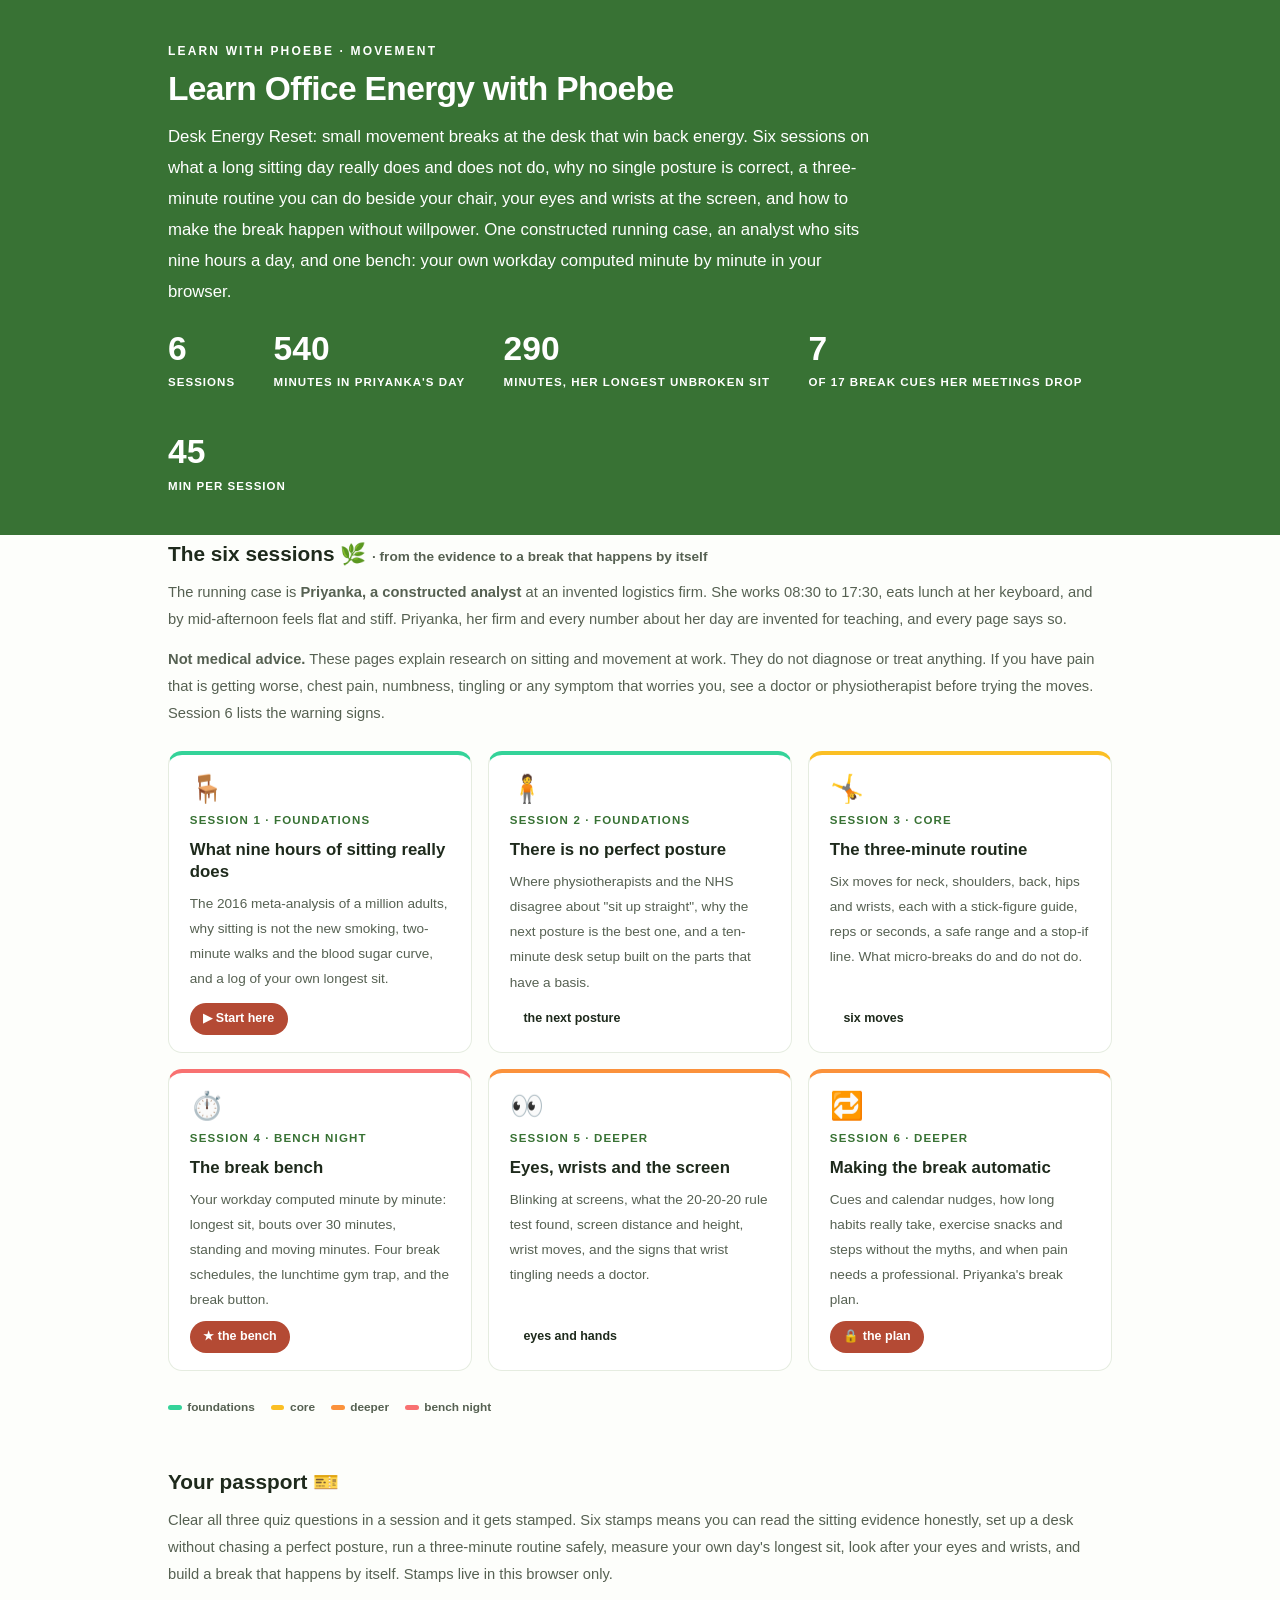
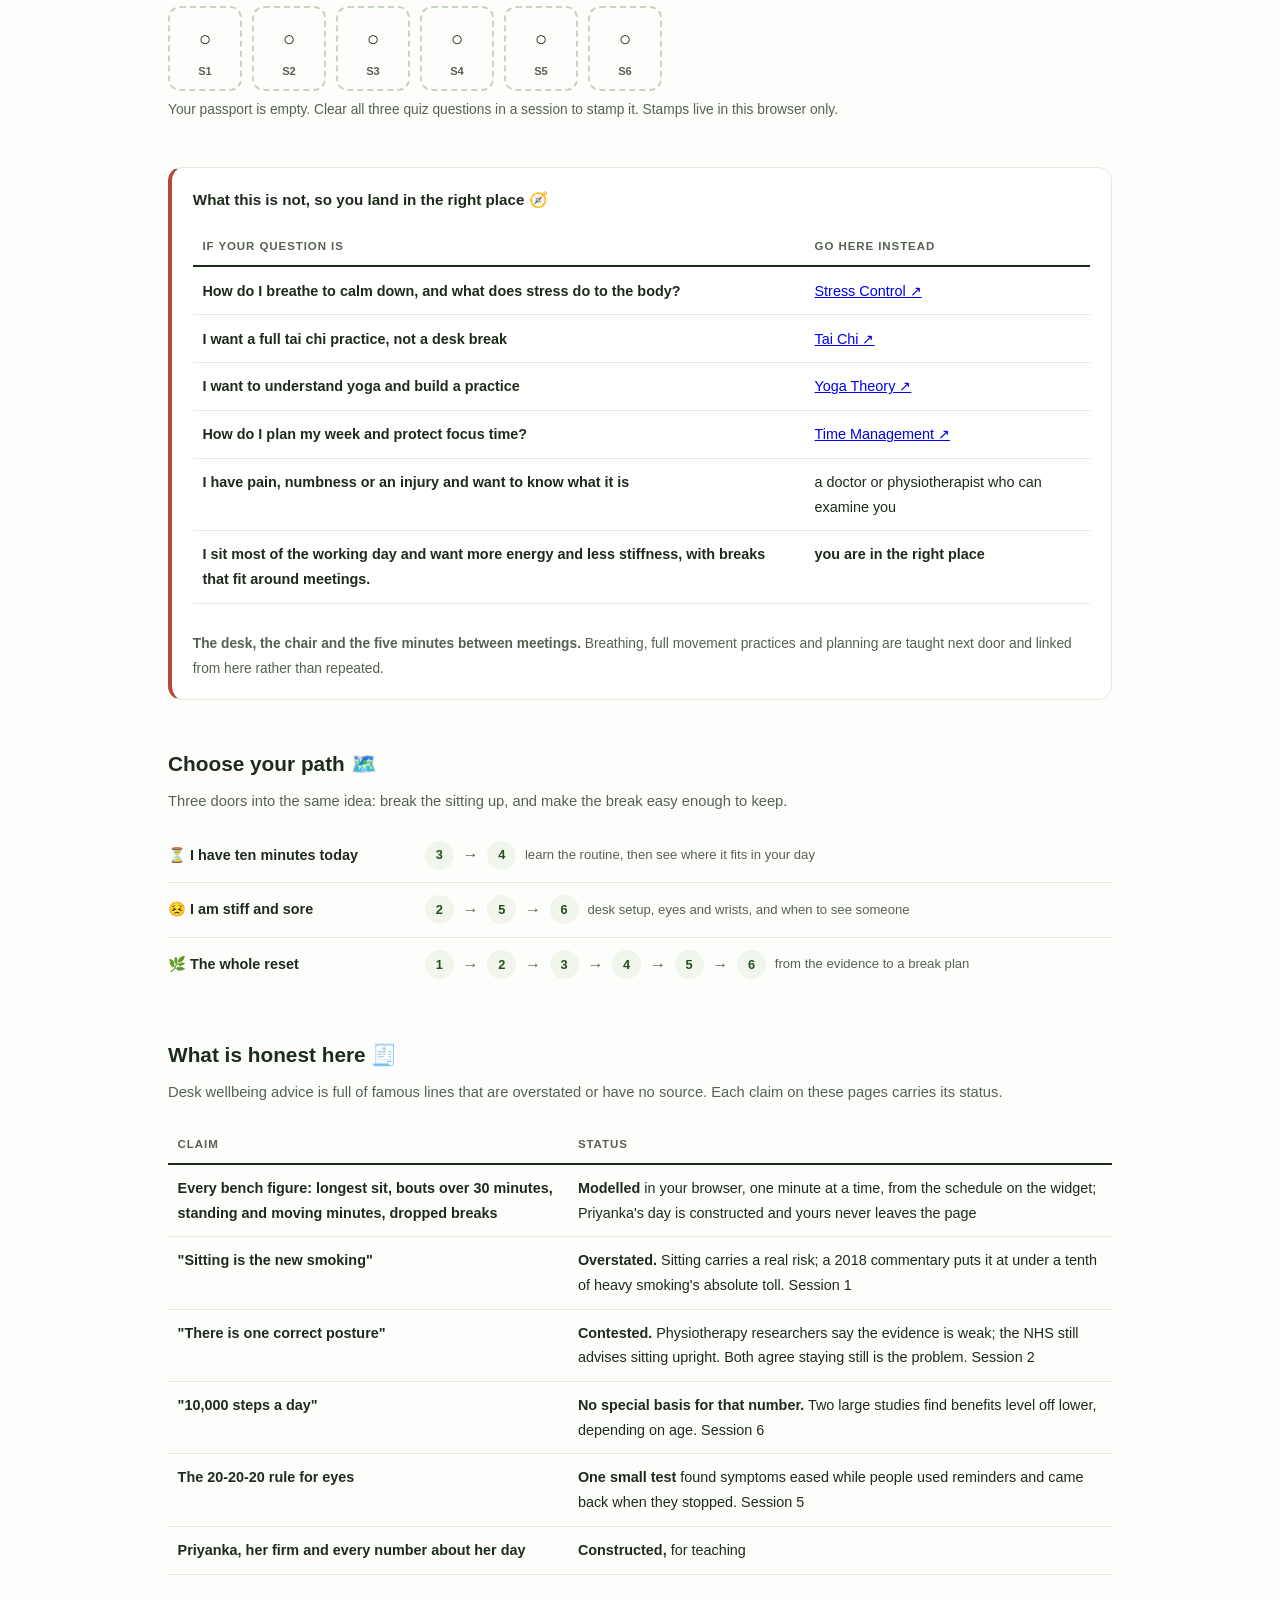
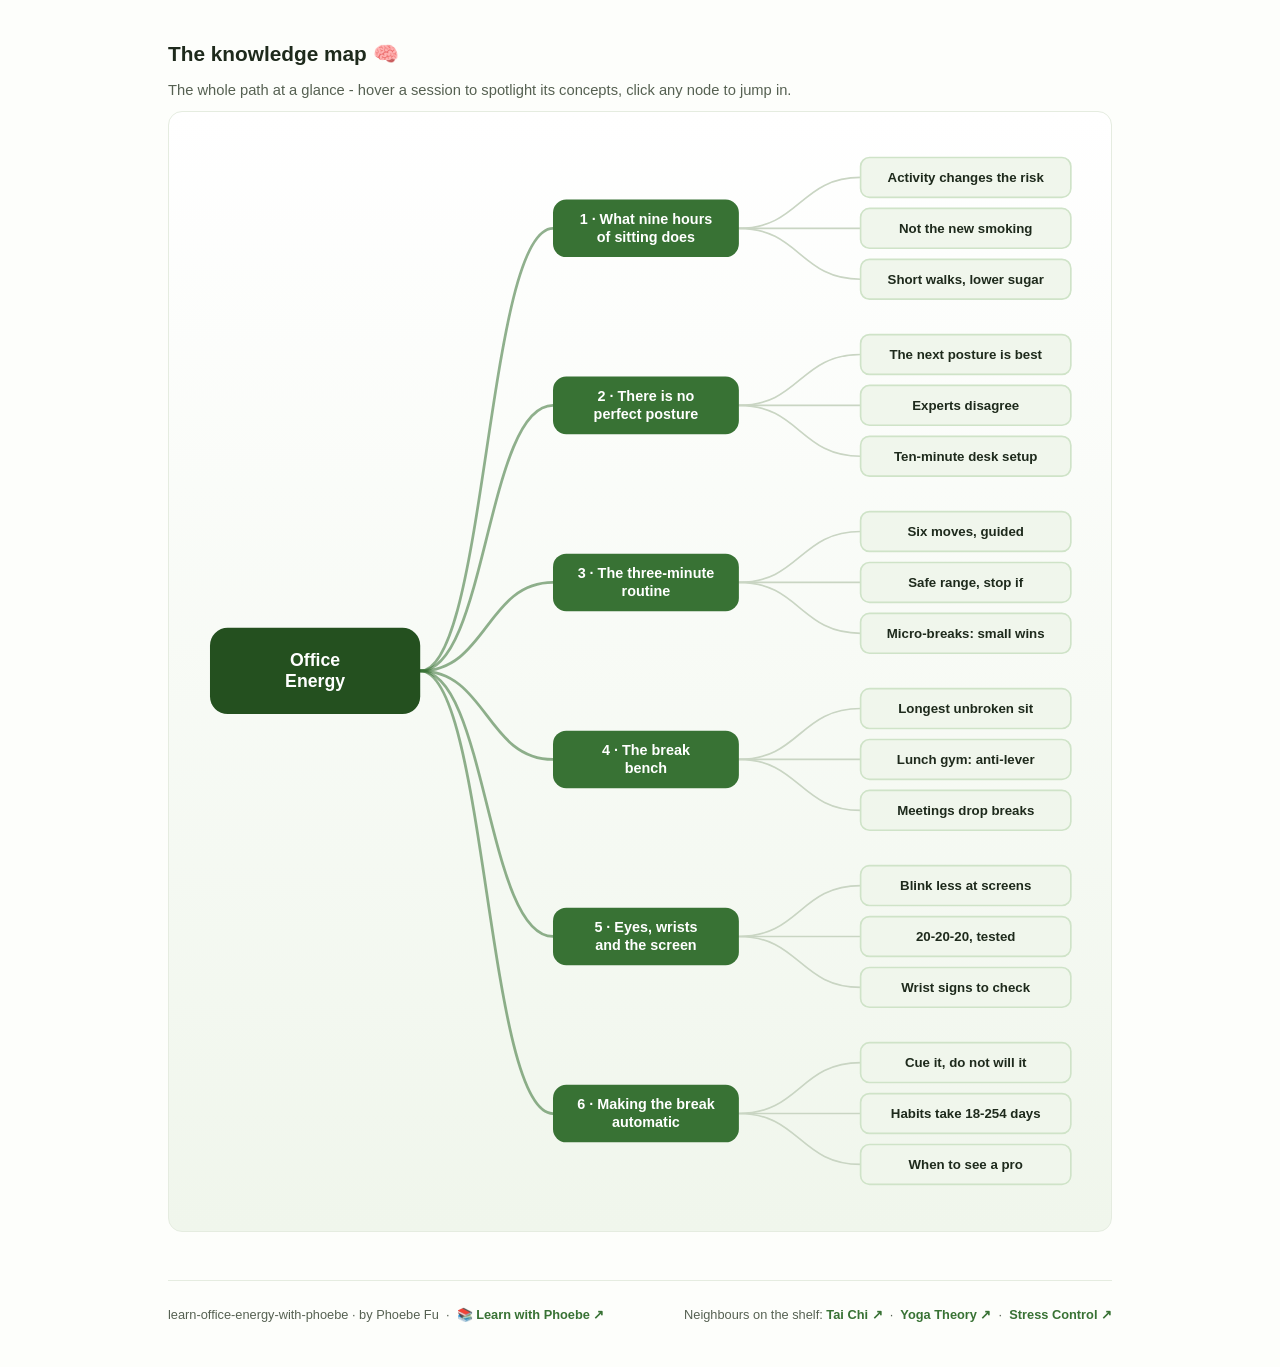
<file: index.html>
<!DOCTYPE html>
<html lang="en">
<head>
<meta charset="UTF-8">
<meta name="viewport" content="width=device-width, initial-scale=1.0">
<!-- social:start -->
<meta name="description" content="Six sessions on winning back energy at a desk with small movement breaks: what long sitting really does, why there is no perfect posture, a three-minute routine with stick-figure guides, a break bench that computes your own day minute by minute, eyes and wrists, and making the break automatic. Free, by Phoebe Fu. Not medical advice.">
<meta property="og:type" content="website">
<meta property="og:site_name" content="Learn with Phoebe">
<meta property="og:title" content="Learn Office Energy with Phoebe">
<meta property="og:description" content="Desk Energy Reset. Six sessions, one constructed analyst who sits nine hours a day, and a bench that turns your own workday into a minute-by-minute timeline: your longest unbroken sit, and which breaks your meetings silently drop.">
<meta property="og:url" content="https://phoebefu6.github.io/learn-office-energy-with-phoebe/">
<meta property="og:image" content="https://phoebefu6.github.io/learn-office-energy-with-phoebe/assets/og-cover.png">
<meta property="og:image:width" content="1200">
<meta property="og:image:height" content="630">
<meta name="twitter:card" content="summary_large_image">
<meta name="twitter:title" content="Learn Office Energy with Phoebe">
<meta name="twitter:description" content="Your longest unbroken sit, computed minute by minute in your browser, and the breaks your meetings drop.">
<meta name="twitter:image" content="https://phoebefu6.github.io/learn-office-energy-with-phoebe/assets/og-cover.png">
<!-- social:end -->
<title>Learn Office Energy with Phoebe</title>
<link rel="stylesheet" href="assets/style.css?v=4">
<style>

  .stats-row { display: flex; gap: 2.4rem; margin-top: 1.5rem; flex-wrap: wrap; }
  .stat b { display: block; font-size: 2.1rem; font-weight: 800; line-height: 1.05; font-variant-numeric: tabular-nums; }
  .stat span { font-size: .72rem; opacity: 1; text-transform: uppercase; letter-spacing: .09em; font-weight: 600; }

  .course-grid { display: grid; grid-template-columns: repeat(auto-fit, minmax(17rem, 1fr)); gap: 1rem; margin-top: 1.5rem; }
  .course-card {
    border: 1px solid var(--hairline);
    border-top: 4px solid var(--diff, var(--indigo));
    border-radius: var(--radius);
    padding: 1.2rem 1.3rem 1.1rem;
    display: flex;
    flex-direction: column;
    gap: .5rem;
    text-decoration: none;
    color: var(--ink);
    background: #fff;
    transition: box-shadow .15s ease, border-color .15s ease, transform .15s ease;
    position: relative;
  }
  .course-card:hover { border-color: var(--indigo-soft); border-top-color: var(--diff, var(--indigo)); box-shadow: 0 8px 28px rgba(var(--shadow-rgb),.16); transform: translateY(-3px); }
  .course-card .cicon { font-size: 1.7rem; line-height: 1; }
  .course-card .cnum { font-size: .72rem; font-weight: 700; color: var(--indigo); text-transform: uppercase; letter-spacing: .1em; }
  .course-card h3 { font-size: 1.05rem; font-weight: 800; line-height: 1.3; }
  .course-card p { font-size: .85rem; color: var(--muted); flex: 1; }
  .course-card .meta { display: flex; gap: .4rem; flex-wrap: wrap; }

  .diff-legend { display: flex; gap: 1rem; margin-top: 1.6rem; font-size: .74rem; color: var(--muted); font-weight: 600; flex-wrap: wrap; }
  .diff-legend i { display: inline-block; width: .85rem; height: .35rem; border-radius: 999px; margin-right: .35rem; vertical-align: middle; }

  .paths { margin-top: 2.6rem; }
  .paths h2 { font-size: 1.3rem; font-weight: 800; margin-bottom: .3rem; }
  .paths .plede { color: var(--muted); font-size: .92rem; margin-bottom: .8rem; }
  .path { display: flex; gap: .55rem; align-items: center; padding: .75rem 0; border-bottom: .5px solid var(--hairline); flex-wrap: wrap; }
  .path:last-child { border-bottom: none; }
  .path b { min-width: 15.5rem; font-size: .9rem; }
  .path .pstep { background: var(--indigo-50); color: var(--indigo-deep); border-radius: 999px; padding: .16rem .68rem; font-weight: 700; font-size: .8rem; text-decoration: none; transition: all .12s ease; }
  .path .pstep:hover { background: var(--indigo); color: #fff; }
  .path .parr { color: var(--muted); font-weight: 700; }

  .mm-section { margin-top: 1.6rem; }
  .mm-section h2 { font-size: 1.3rem; font-weight: 800; margin-bottom: .2rem; }
  .mm-section .mm-lede { color: var(--muted); font-size: .92rem; margin-bottom: .4rem; }
  .mm-wrap { border: 1px solid var(--hairline); border-radius: var(--radius); background: linear-gradient(180deg,#fff,var(--indigo-50)); padding: .6rem; overflow-x: auto; }
  .mm-svg { width: 100%; height: auto; display: block; max-width: 60rem; margin: 0 auto; min-width: 34rem; }
  .mm-link { cursor: pointer; text-decoration: none; }
  .mm-node rect { transition: opacity .15s ease, filter .15s ease; }
  .mm-node text { pointer-events: none; }
  .mm-link:hover .mm-node rect { filter: brightness(1.06); }
  .mm-edge { transition: opacity .15s ease; }

  .not-this { border: 1px solid var(--hairline); border-left: 4px solid var(--clay); border-radius: var(--radius); background: #fff; padding: 1.1rem 1.3rem; margin-top: 1.2rem; }
  .not-this h3 { font-size: .95rem; font-weight: 800; margin-bottom: .5rem; }
</style>
</head>
<body>
<header class="masthead">
  <div class="wrap">
    <div class="eyebrow">Learn with Phoebe · Movement</div>
    <h1>Learn <span class="accent">Office Energy</span> with Phoebe</h1>
    <p class="sub">Desk Energy Reset: small movement breaks at the desk that win back energy. Six sessions on what a long sitting day really does and does not do, why no single posture is correct, a three-minute routine you can do beside your chair, your eyes and wrists at the screen, and how to make the break happen without willpower. One constructed running case, an analyst who sits nine hours a day, and one bench: your own workday computed minute by minute in your browser.</p>
    <div class="stats-row">
      <div class="stat"><b data-count="6">6</b><span>sessions</span></div>
      <div class="stat"><b data-count="540">540</b><span>minutes in Priyanka's day</span></div>
      <div class="stat"><b data-count="290">290</b><span>minutes, her longest unbroken sit</span></div>
      <div class="stat"><b data-count="7">7</b><span>of 17 break cues her meetings drop</span></div>
      <div class="stat"><b data-count="45">45</b><span>min per session</span></div>
    </div>
  </div>
</header>
<main class="wrap">
  <section class="section">
    <div class="paths" style="margin-top:0">
      <h2>The six sessions 🌿 <span style="font-size:.85rem;font-weight:600;color:var(--muted)">· from the evidence to a break that happens by itself</span></h2>
      <p class="plede">The running case is <strong>Priyanka, a constructed analyst</strong> at an invented logistics firm. She works 08:30 to 17:30, eats lunch at her keyboard, and by mid-afternoon feels flat and stiff. Priyanka, her firm and every number about her day are invented for teaching, and every page says so.</p>
      <p class="plede"><strong>Not medical advice.</strong> These pages explain research on sitting and movement at work. They do not diagnose or treat anything. If you have pain that is getting worse, chest pain, numbness, tingling or any symptom that worries you, see a doctor or physiotherapist before trying the moves. Session 6 lists the warning signs.</p>
    </div>
    <div class="course-grid">
      <a class="course-card" href="courses/01-nine-hours-of-sitting.html" style="--diff:#34D399">
        <span class="cicon">🪑</span>
        <span class="cnum">Session 1 · foundations</span>
        <h3>What nine hours of sitting really does</h3>
        <p>The 2016 meta-analysis of a million adults, why sitting is not the new smoking, two-minute walks and the blood sugar curve, and a log of your own longest sit.</p>
        <span class="meta"><span class="pill amber">▶ Start here</span></span>
      </a>
      <a class="course-card" href="courses/02-no-perfect-posture.html" style="--diff:#34D399">
        <span class="cicon">🧍</span>
        <span class="cnum">Session 2 · foundations</span>
        <h3>There is no perfect posture</h3>
        <p>Where physiotherapists and the NHS disagree about "sit up straight", why the next posture is the best one, and a ten-minute desk setup built on the parts that have a basis.</p>
        <span class="meta"><span class="pill">the next posture</span></span>
      </a>
      <a class="course-card" href="courses/03-three-minute-routine.html" style="--diff:#FBBF24">
        <span class="cicon">🤸</span>
        <span class="cnum">Session 3 · core</span>
        <h3>The three-minute routine</h3>
        <p>Six moves for neck, shoulders, back, hips and wrists, each with a stick-figure guide, reps or seconds, a safe range and a stop-if line. What micro-breaks do and do not do.</p>
        <span class="meta"><span class="pill">six moves</span></span>
      </a>
      <a class="course-card" href="courses/04-the-break-bench.html" style="--diff:#F87171">
        <span class="cicon">⏱️</span>
        <span class="cnum">Session 4 · bench night</span>
        <h3>The break bench</h3>
        <p>Your workday computed minute by minute: longest sit, bouts over 30 minutes, standing and moving minutes. Four break schedules, the lunchtime gym trap, and the break button.</p>
        <span class="meta"><span class="pill amber">★ the bench</span></span>
      </a>
      <a class="course-card" href="courses/05-eyes-wrists-screen.html" style="--diff:#FB923C">
        <span class="cicon">👀</span>
        <span class="cnum">Session 5 · deeper</span>
        <h3>Eyes, wrists and the screen</h3>
        <p>Blinking at screens, what the 20-20-20 rule test found, screen distance and height, wrist moves, and the signs that wrist tingling needs a doctor.</p>
        <span class="meta"><span class="pill">eyes and hands</span></span>
      </a>
      <a class="course-card" href="courses/06-break-automatic.html" style="--diff:#FB923C">
        <span class="cicon">🔁</span>
        <span class="cnum">Session 6 · deeper</span>
        <h3>Making the break automatic</h3>
        <p>Cues and calendar nudges, how long habits really take, exercise snacks and steps without the myths, and when pain needs a professional. Priyanka's break plan.</p>
        <span class="meta"><span class="pill amber">🔒 the plan</span></span>
      </a>
    </div>
    <div class="diff-legend">
      <span><i style="background:#34D399"></i>foundations</span>
      <span><i style="background:#FBBF24"></i>core</span>
      <span><i style="background:#FB923C"></i>deeper</span>
      <span><i style="background:#F87171"></i>bench night</span>
    </div>
  </section>
  <section class="section">
    <div class="paths" style="margin-top:0">
      <h2>Your passport 🎫</h2>
      <p class="plede">Clear all three quiz questions in a session and it gets stamped. Six stamps means you can read the sitting evidence honestly, set up a desk without chasing a perfect posture, run a three-minute routine safely, measure your own day's longest sit, look after your eyes and wrists, and build a break that happens by itself. Stamps live in this browser only.</p>
    </div>
    <div class="pp-strip"></div>
  </section>
  <section class="section">
    <div class="not-this">
      <h3>What this is not, so you land in the right place 🧭</h3>
      <table class="clean">
        <tr><th>If your question is</th><th>Go here instead</th></tr>
        <tr><td>How do I breathe to calm down, and what does stress do to the body?</td><td><a href="https://phoebefu6.github.io/learn-stress-control-with-phoebe/">Stress Control ↗</a></td></tr>
        <tr><td>I want a full tai chi practice, not a desk break</td><td><a href="https://phoebefu6.github.io/learn-taichi-with-phoebe/">Tai Chi ↗</a></td></tr>
        <tr><td>I want to understand yoga and build a practice</td><td><a href="https://phoebefu6.github.io/learn-yoga-theory-with-phoebe/">Yoga Theory ↗</a></td></tr>
        <tr><td>How do I plan my week and protect focus time?</td><td><a href="https://phoebefu6.github.io/learn-time-management-with-phoebe/">Time Management ↗</a></td></tr>
        <tr><td>I have pain, numbness or an injury and want to know what it is</td><td>a doctor or physiotherapist who can examine you</td></tr>
        <tr><td><strong>I sit most of the working day and want more energy and less stiffness, with breaks that fit around meetings.</strong></td><td><strong>you are in the right place</strong></td></tr>
      </table>
      <p style="margin-top:.7rem;font-size:.86rem;color:var(--muted)"><strong>The desk, the chair and the five minutes between meetings.</strong> Breathing, full movement practices and planning are taught next door and linked from here rather than repeated.</p>
    </div>
  </section>
  <section class="section">
    <div class="paths">
      <h2>Choose your path 🗺️</h2>
      <p class="plede">Three doors into the same idea: break the sitting up, and make the break easy enough to keep.</p>
      <div class="path"><b>⏳ I have ten minutes today</b>
        <a class="pstep" href="courses/03-three-minute-routine.html">3</a><span class="parr">→</span>
        <a class="pstep" href="courses/04-the-break-bench.html">4</a>
        <span style="font-size:.82rem;color:var(--muted)">learn the routine, then see where it fits in your day</span>
      </div>
      <div class="path"><b>😣 I am stiff and sore</b>
        <a class="pstep" href="courses/02-no-perfect-posture.html">2</a><span class="parr">→</span>
        <a class="pstep" href="courses/05-eyes-wrists-screen.html">5</a><span class="parr">→</span>
        <a class="pstep" href="courses/06-break-automatic.html">6</a>
        <span style="font-size:.82rem;color:var(--muted)">desk setup, eyes and wrists, and when to see someone</span>
      </div>
      <div class="path"><b>🌿 The whole reset</b>
        <a class="pstep" href="courses/01-nine-hours-of-sitting.html">1</a><span class="parr">→</span>
        <a class="pstep" href="courses/02-no-perfect-posture.html">2</a><span class="parr">→</span>
        <a class="pstep" href="courses/03-three-minute-routine.html">3</a><span class="parr">→</span>
        <a class="pstep" href="courses/04-the-break-bench.html">4</a><span class="parr">→</span>
        <a class="pstep" href="courses/05-eyes-wrists-screen.html">5</a><span class="parr">→</span>
        <a class="pstep" href="courses/06-break-automatic.html">6</a>
        <span style="font-size:.82rem;color:var(--muted)">from the evidence to a break plan</span>
      </div>
    </div>
  </section>
  <section class="section">
    <div class="paths" style="margin-top:0">
      <h2>What is honest here 🧾</h2>
      <p class="plede">Desk wellbeing advice is full of famous lines that are overstated or have no source. Each claim on these pages carries its status.</p>
    </div>
    <table class="clean">
      <tr><th>Claim</th><th>Status</th></tr>
      <tr><td>Every bench figure: longest sit, bouts over 30 minutes, standing and moving minutes, dropped breaks</td><td><strong>Modelled</strong> in your browser, one minute at a time, from the schedule on the widget; Priyanka's day is constructed and yours never leaves the page</td></tr>
      <tr><td>"Sitting is the new smoking"</td><td><strong>Overstated.</strong> Sitting carries a real risk; a 2018 commentary puts it at under a tenth of heavy smoking's absolute toll. Session 1</td></tr>
      <tr><td>"There is one correct posture"</td><td><strong>Contested.</strong> Physiotherapy researchers say the evidence is weak; the NHS still advises sitting upright. Both agree staying still is the problem. Session 2</td></tr>
      <tr><td>"10,000 steps a day"</td><td><strong>No special basis for that number.</strong> Two large studies find benefits level off lower, depending on age. Session 6</td></tr>
      <tr><td>The 20-20-20 rule for eyes</td><td><strong>One small test</strong> found symptoms eased while people used reminders and came back when they stopped. Session 5</td></tr>
      <tr><td>Priyanka, her firm and every number about her day</td><td><strong>Constructed,</strong> for teaching</td></tr>
    </table>
  </section>
  <section class="section mm-section">
    <h2>The knowledge map 🧠</h2>
    <p class="mm-lede">The whole path at a glance - hover a session to spotlight its concepts, click any node to jump in.</p>
    <div class="mm-wrap"><div id="mindmap"></div></div>
  </section>
  <footer class="pagefoot">
    <span>learn-office-energy-with-phoebe · by Phoebe Fu &nbsp;·&nbsp; 📚 <a href="https://phoebefu6.github.io/learn-with-phoebe/">Learn with Phoebe ↗</a></span>
    <span>Neighbours on the shelf: <a href="https://phoebefu6.github.io/learn-taichi-with-phoebe/">Tai Chi ↗</a> &nbsp;·&nbsp; <a href="https://phoebefu6.github.io/learn-yoga-theory-with-phoebe/">Yoga Theory ↗</a> &nbsp;·&nbsp; <a href="https://phoebefu6.github.io/learn-stress-control-with-phoebe/">Stress Control ↗</a></span>
  </footer>
</main>
<script>
window.MINDMAP_DATA = {
 "title": "Office\nEnergy",
 "centerColor": "#24501F",
 "sessions": [
  {
   "label": "What nine hours\nof sitting does",
   "href": "courses/01-nine-hours-of-sitting.html",
   "color": "#34D399",
   "concepts": [
    {
     "label": "Activity changes the risk",
     "href": "courses/01-nine-hours-of-sitting.html"
    },
    {
     "label": "Not the new smoking",
     "href": "courses/01-nine-hours-of-sitting.html"
    },
    {
     "label": "Short walks, lower sugar",
     "href": "courses/01-nine-hours-of-sitting.html"
    }
   ]
  },
  {
   "label": "There is no\nperfect posture",
   "href": "courses/02-no-perfect-posture.html",
   "color": "#34D399",
   "concepts": [
    {
     "label": "The next posture is best",
     "href": "courses/02-no-perfect-posture.html"
    },
    {
     "label": "Experts disagree",
     "href": "courses/02-no-perfect-posture.html"
    },
    {
     "label": "Ten-minute desk setup",
     "href": "courses/02-no-perfect-posture.html"
    }
   ]
  },
  {
   "label": "The three-minute\nroutine",
   "href": "courses/03-three-minute-routine.html",
   "color": "#FBBF24",
   "concepts": [
    {
     "label": "Six moves, guided",
     "href": "courses/03-three-minute-routine.html"
    },
    {
     "label": "Safe range, stop if",
     "href": "courses/03-three-minute-routine.html"
    },
    {
     "label": "Micro-breaks: small wins",
     "href": "courses/03-three-minute-routine.html"
    }
   ]
  },
  {
   "label": "The break\nbench",
   "href": "courses/04-the-break-bench.html",
   "color": "#F87171",
   "concepts": [
    {
     "label": "Longest unbroken sit",
     "href": "courses/04-the-break-bench.html"
    },
    {
     "label": "Lunch gym: anti-lever",
     "href": "courses/04-the-break-bench.html"
    },
    {
     "label": "Meetings drop breaks",
     "href": "courses/04-the-break-bench.html"
    }
   ]
  },
  {
   "label": "Eyes, wrists\nand the screen",
   "href": "courses/05-eyes-wrists-screen.html",
   "color": "#FB923C",
   "concepts": [
    {
     "label": "Blink less at screens",
     "href": "courses/05-eyes-wrists-screen.html"
    },
    {
     "label": "20-20-20, tested",
     "href": "courses/05-eyes-wrists-screen.html"
    },
    {
     "label": "Wrist signs to check",
     "href": "courses/05-eyes-wrists-screen.html"
    }
   ]
  },
  {
   "label": "Making the break\nautomatic",
   "href": "courses/06-break-automatic.html",
   "color": "#FB923C",
   "concepts": [
    {
     "label": "Cue it, do not will it",
     "href": "courses/06-break-automatic.html"
    },
    {
     "label": "Habits take 18-254 days",
     "href": "courses/06-break-automatic.html"
    },
    {
     "label": "When to see a pro",
     "href": "courses/06-break-automatic.html"
    }
   ]
  }
 ]
};
</script>
<script src="assets/mindmap.js?v=1"></script>
<script src="assets/app.js?v=1"></script>
</body>
</html>
</file>
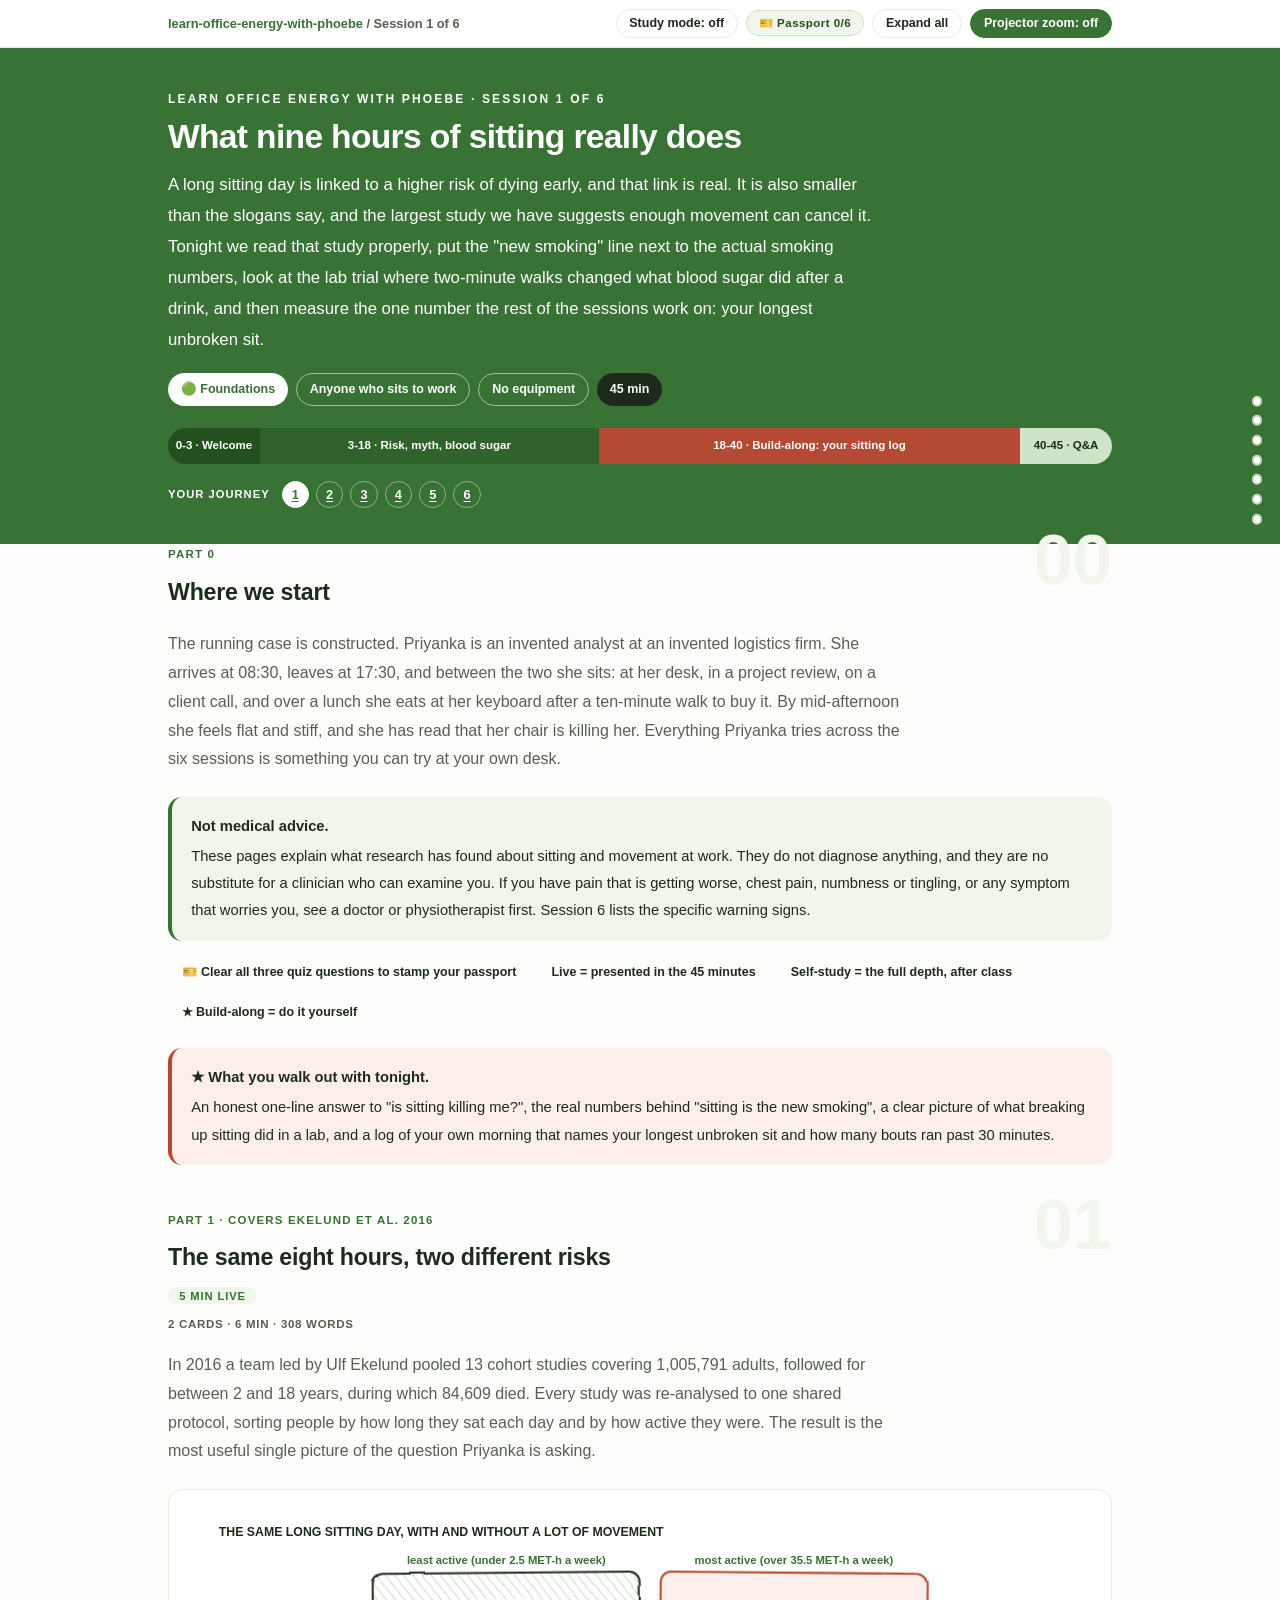
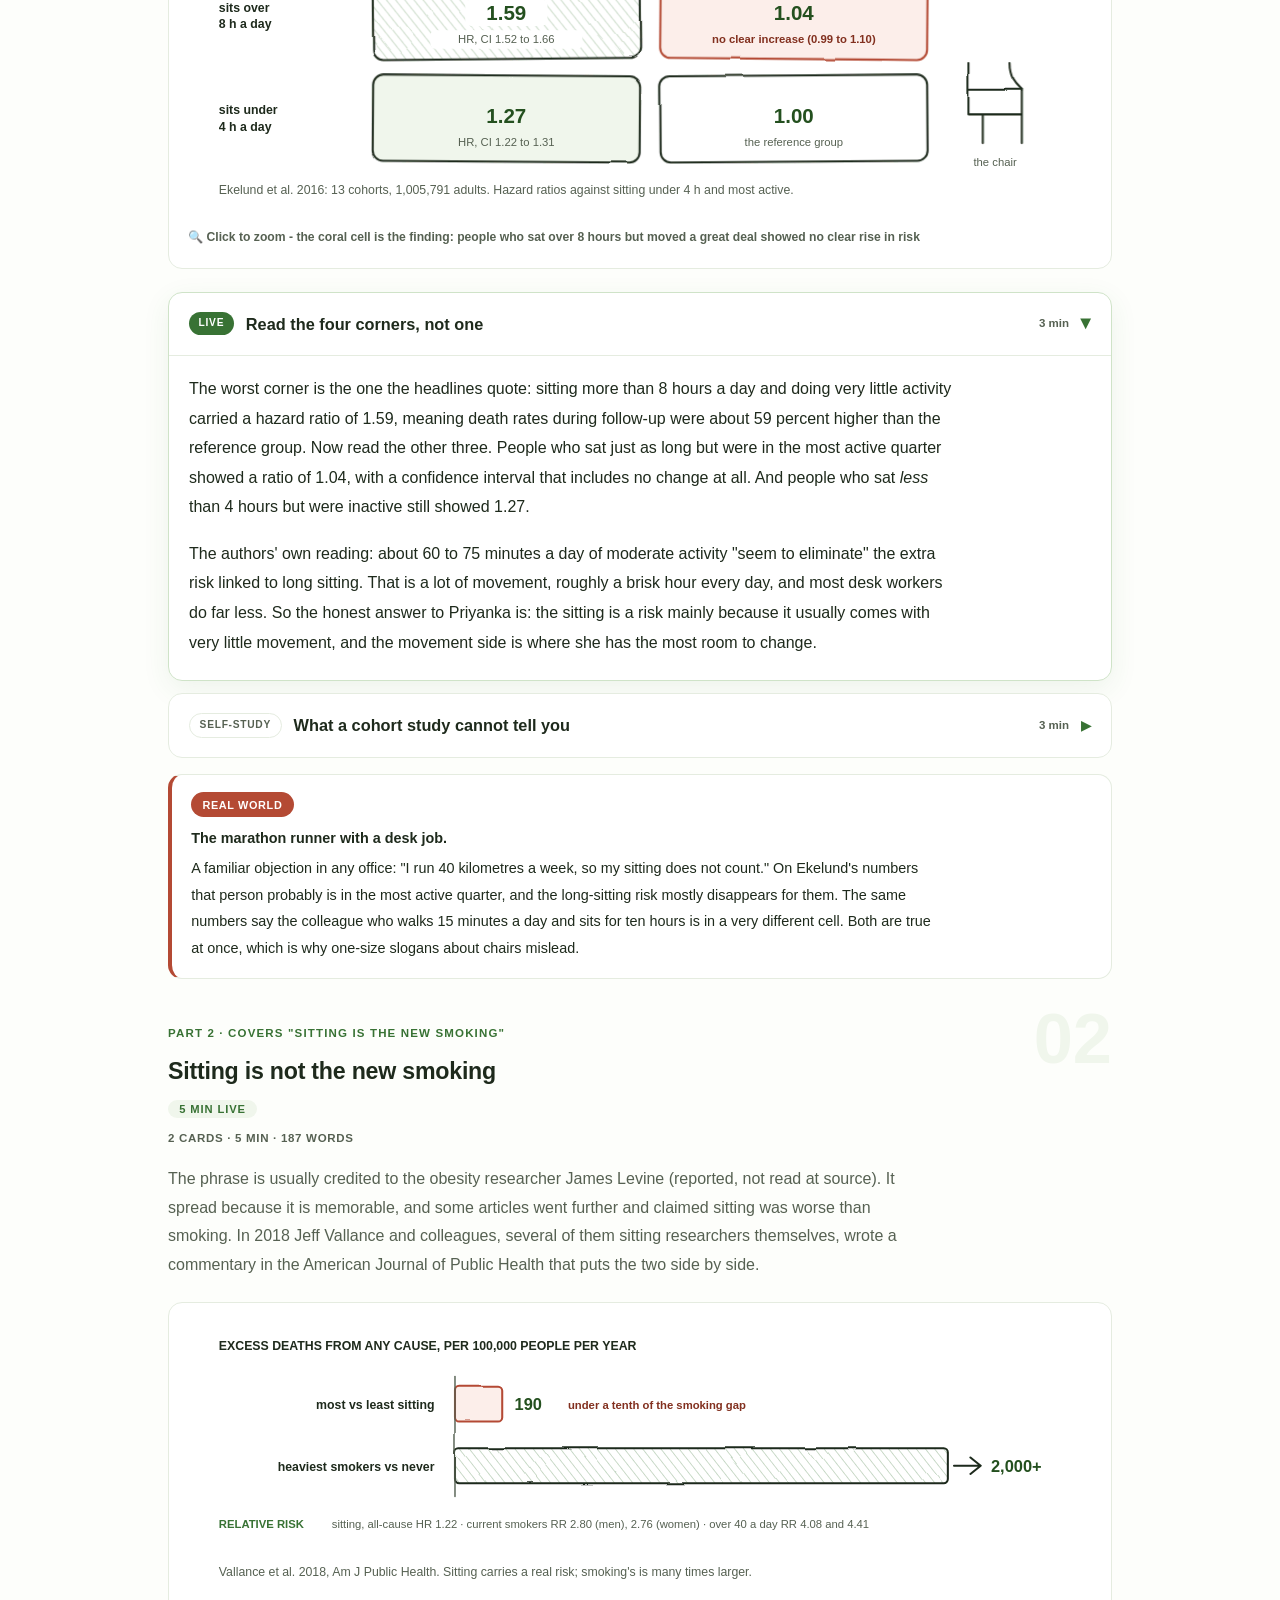
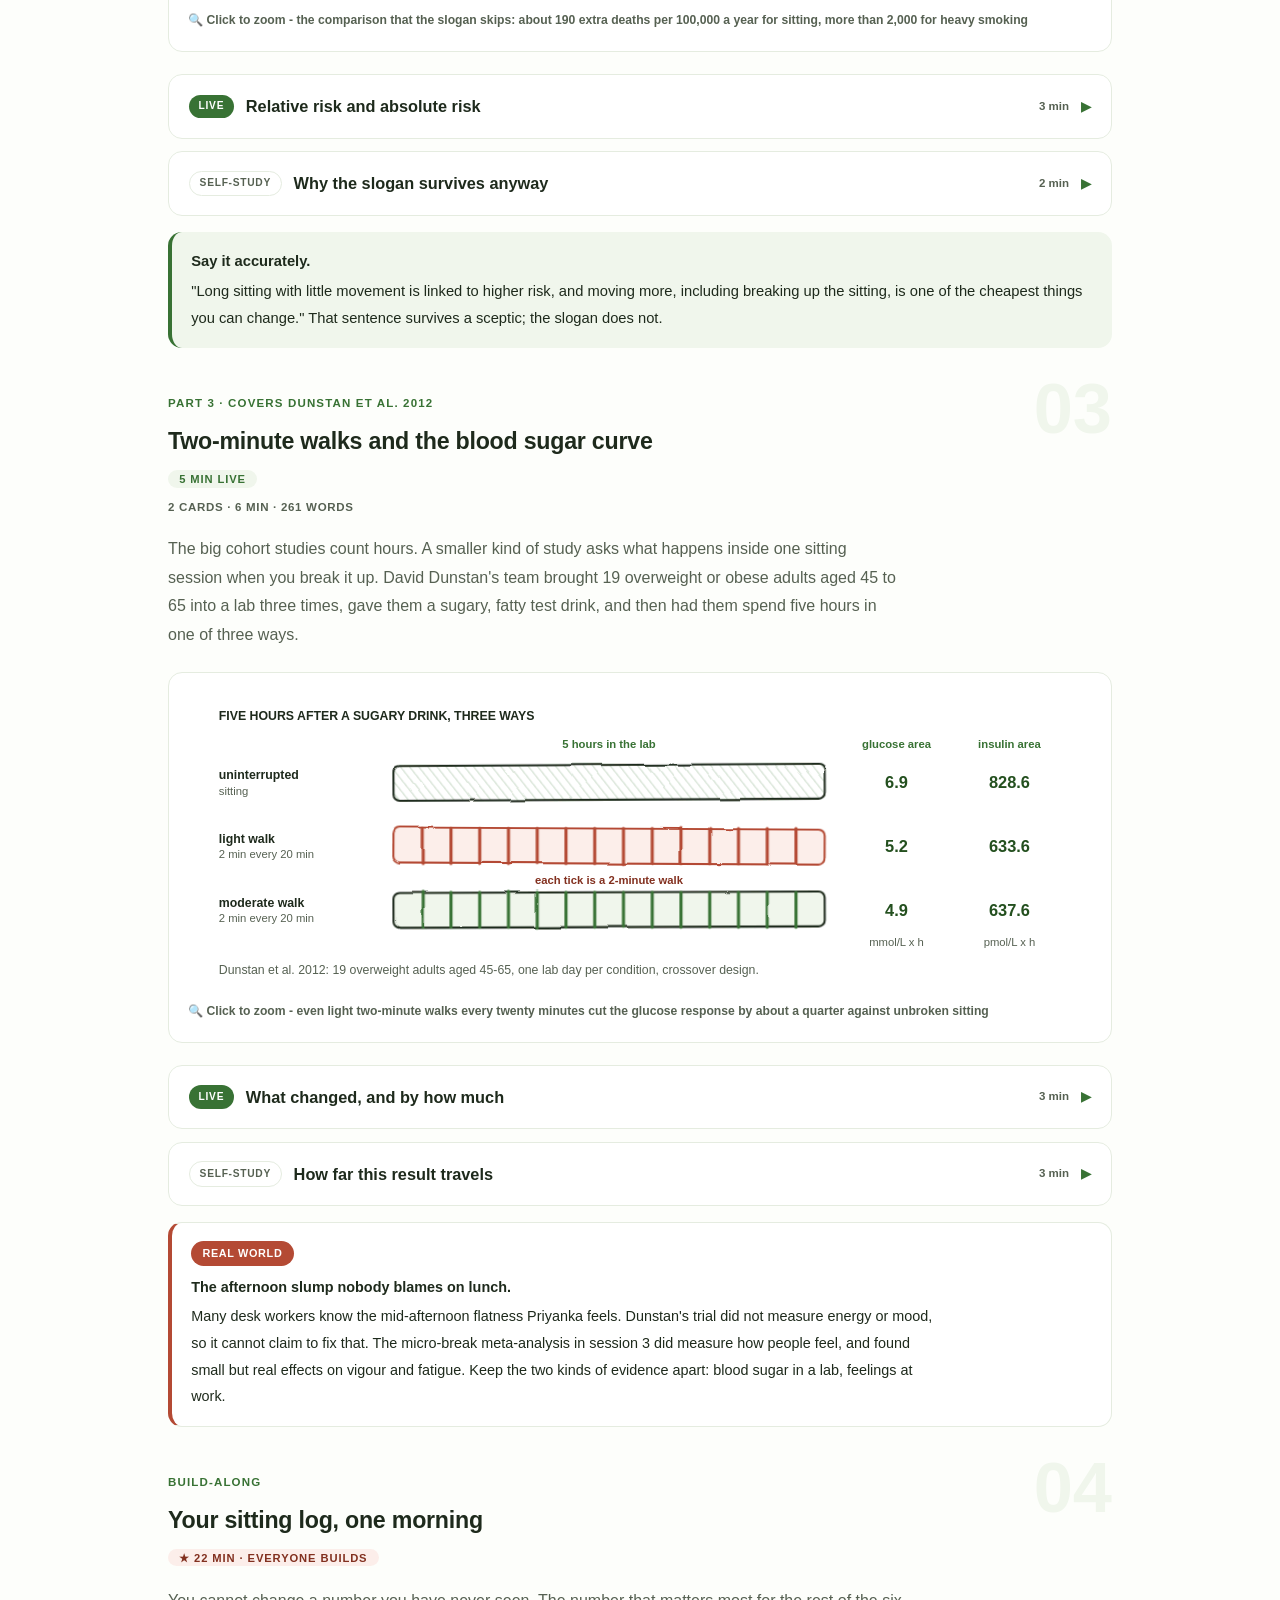
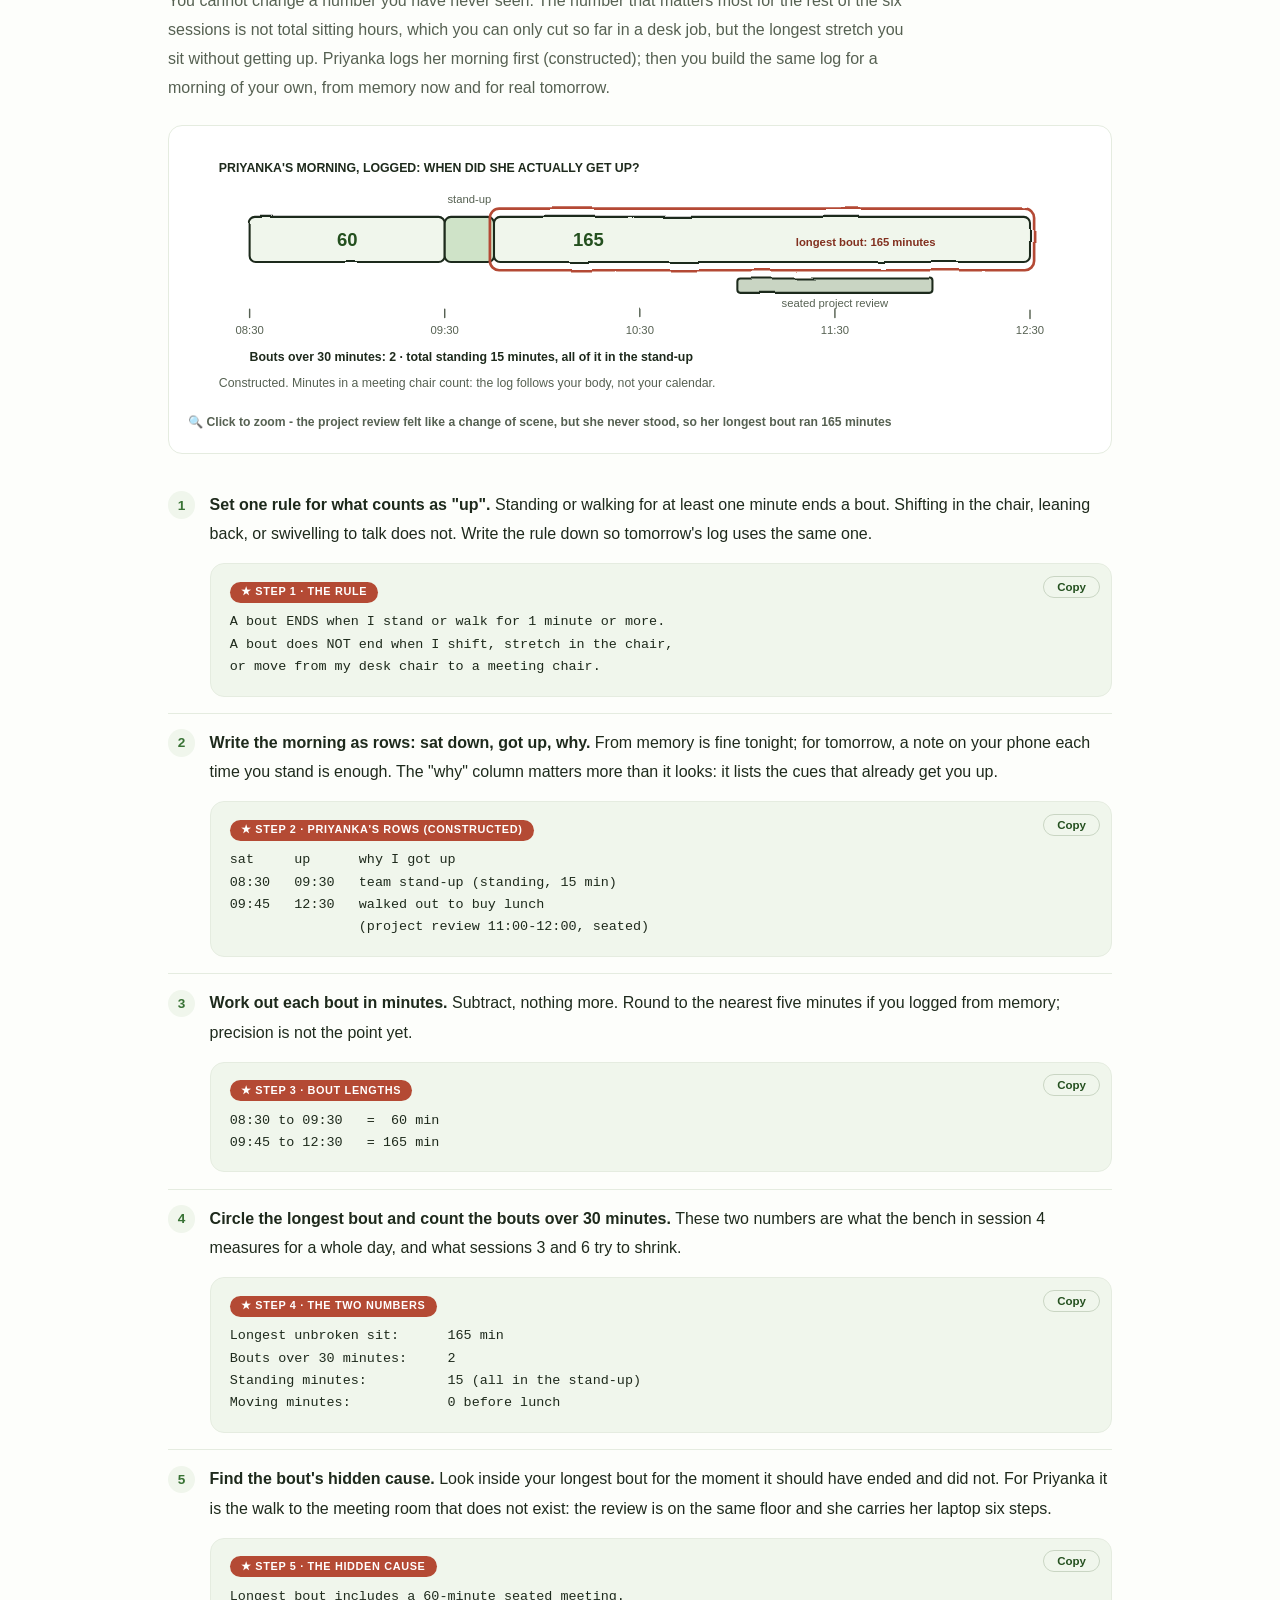
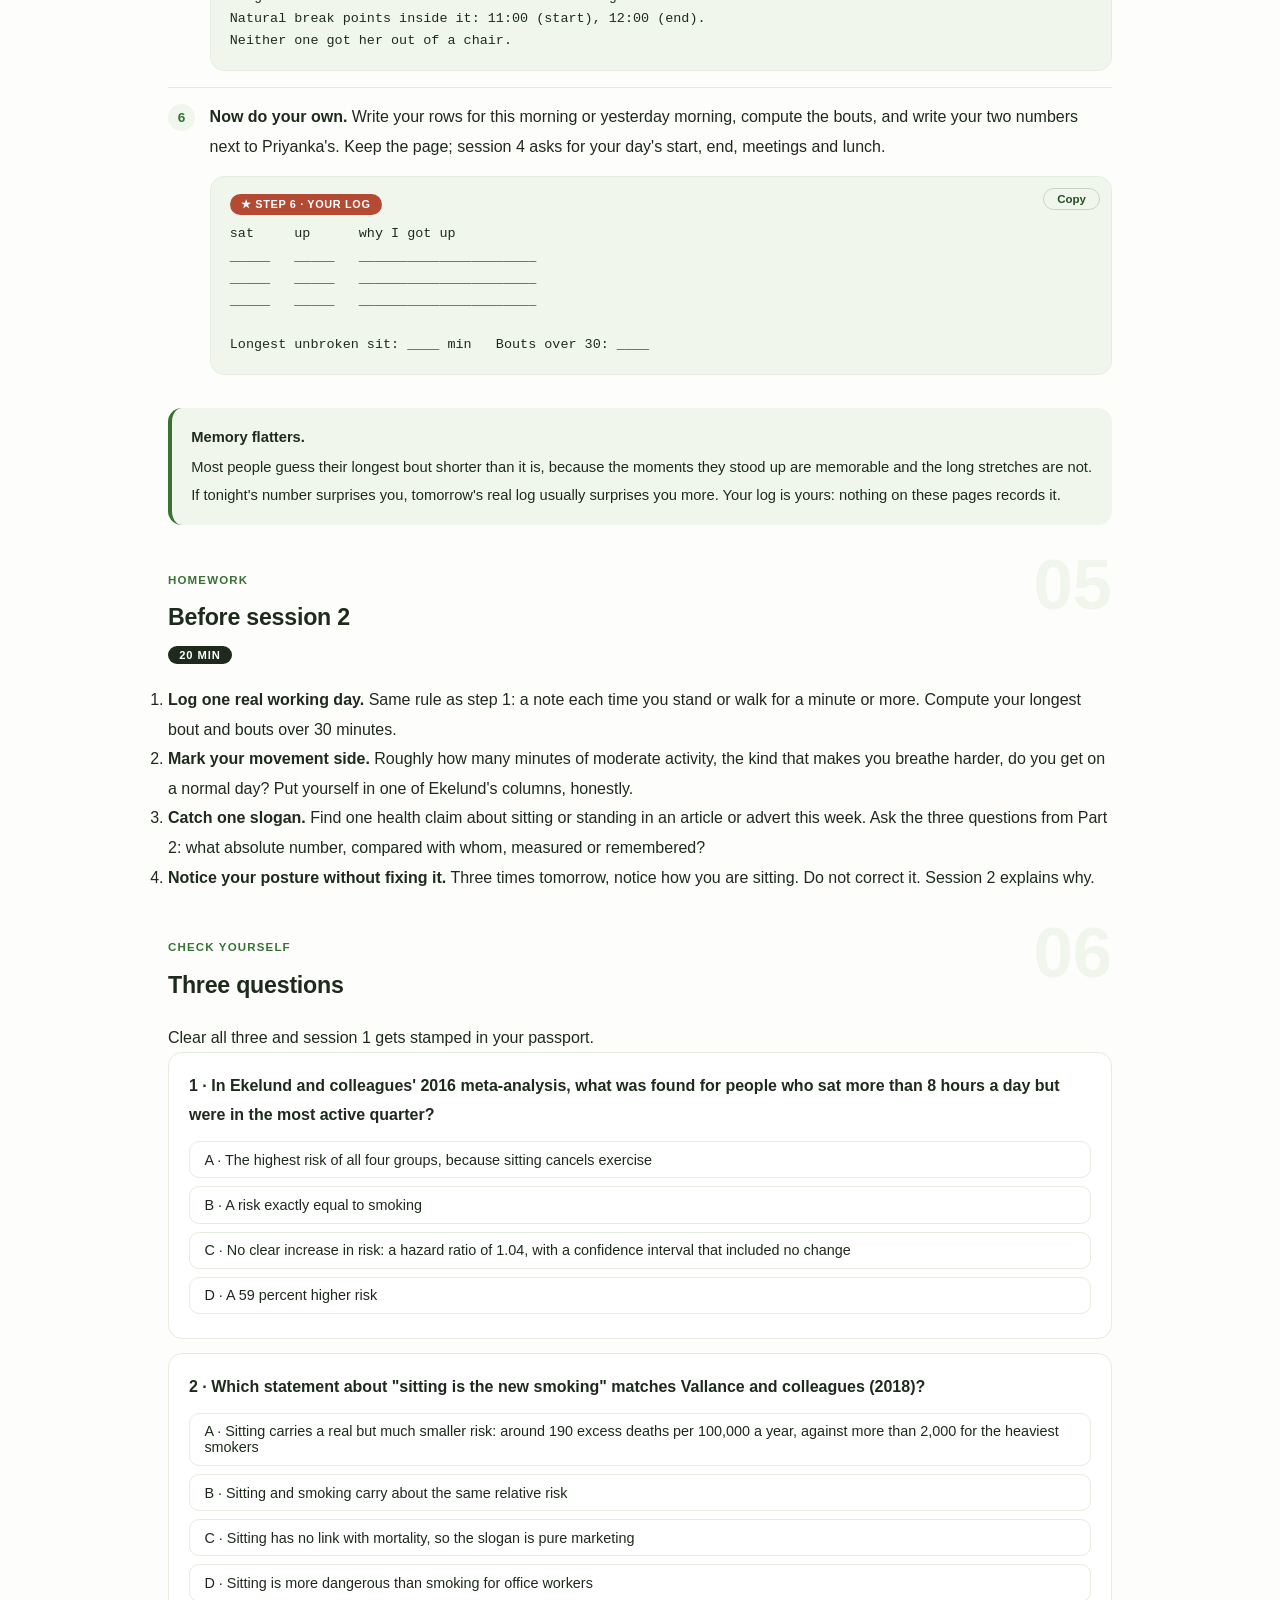
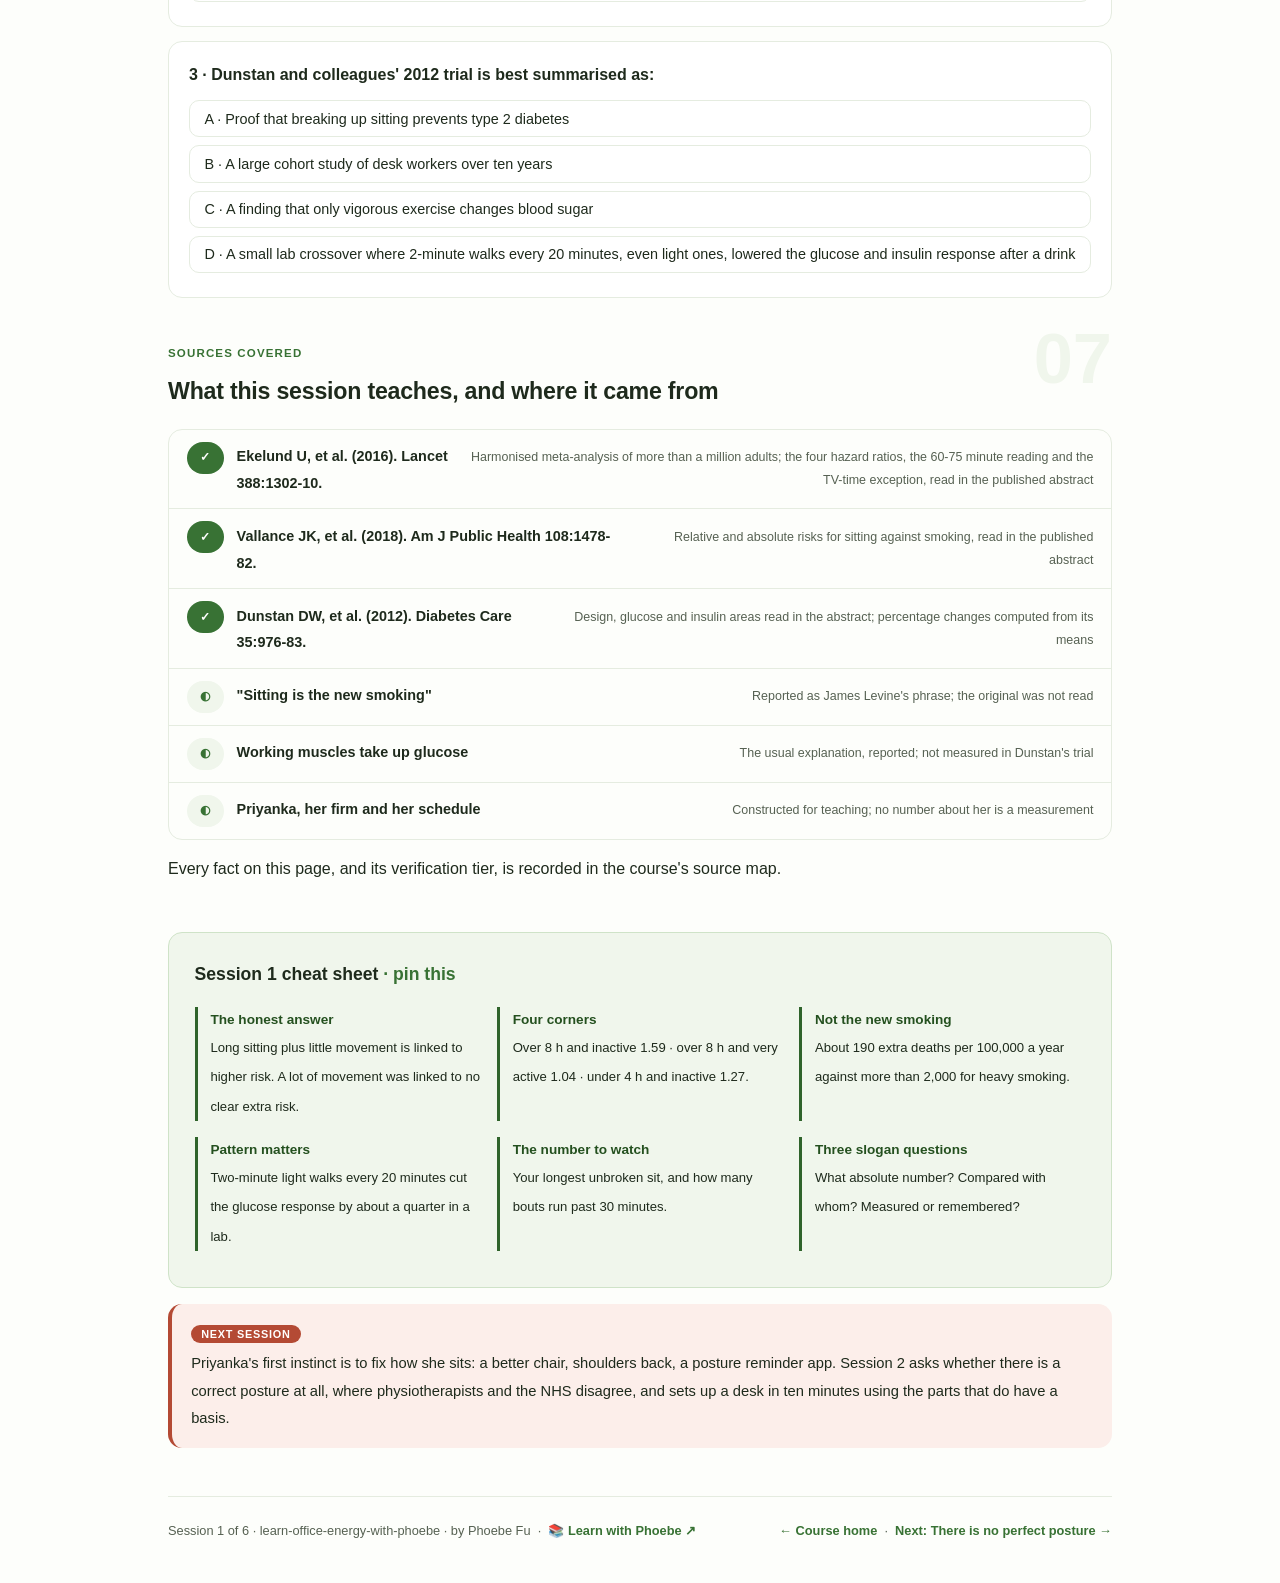
<file: courses/01-nine-hours-of-sitting.html>
<!DOCTYPE html>
<html lang="en">
<head>
<meta charset="UTF-8">
<meta name="viewport" content="width=device-width, initial-scale=1.0">
<!-- social:start -->
<meta name="description" content="Session 1 of 6. What a long sitting day does and does not do: the 2016 Lancet meta-analysis of a million people, why sitting is not the new smoking, and the lab trial where two-minute walks lowered blood sugar. Then log your own sitting bouts.">
<meta property="og:type" content="article">
<meta property="og:site_name" content="Learn with Phoebe">
<meta property="og:title" content="What nine hours of sitting really does - learn office energy with phoebe">
<meta property="og:description" content="Session 1 of 6. Sitting carries a real risk, smaller than the headlines, and movement changes it. Measure your own longest sitting bout.">
<meta property="og:url" content="https://phoebefu6.github.io/learn-office-energy-with-phoebe/courses/01-nine-hours-of-sitting.html">
<meta property="og:image" content="https://phoebefu6.github.io/learn-office-energy-with-phoebe/assets/og-cover.png">
<meta property="og:image:width" content="1200">
<meta property="og:image:height" content="630">
<meta name="twitter:card" content="summary_large_image">
<meta name="twitter:title" content="What nine hours of sitting really does - learn office energy with phoebe">
<meta name="twitter:description" content="Session 1 of 6. The real risk of a sitting day, the smoking myth, and your own longest bout.">
<meta name="twitter:image" content="https://phoebefu6.github.io/learn-office-energy-with-phoebe/assets/og-cover.png">
<!-- social:end -->
<title>Session 1 · What nine hours of sitting really does - learn office energy with phoebe</title>
<link rel="stylesheet" href="../assets/style.css?v=3">
</head>
<body>

<div class="toolbar">
  <div class="wrap">
    <span class="crumb"><a href="../index.html">learn-office-energy-with-phoebe</a> / Session 1 of 6</span>
    <button class="btn" id="toggle-all" type="button">Expand all</button>
    <button class="btn primary" id="zoom-toggle" type="button">Projector zoom: off</button>
  </div>
</div>

<header class="masthead">
  <div class="wrap">
    <div class="eyebrow">Learn Office Energy with Phoebe · Session 1 of 6</div>
    <h1>What nine hours of <span class="accent">sitting</span> really does</h1>
    <p class="sub">A long sitting day is linked to a higher risk of dying early, and that link is real. It is also smaller than the slogans say, and the largest study we have suggests enough movement can cancel it. Tonight we read that study properly, put the "new smoking" line next to the actual smoking numbers, look at the lab trial where two-minute walks changed what blood sugar did after a drink, and then measure the one number the rest of the sessions work on: your longest unbroken sit.</p>
    <div class="chip-row">
      <span class="chip level">🟢 Foundations</span>
      <span class="chip audience">Anyone who sits to work</span>
      <span class="chip audience">No equipment</span>
      <span class="chip time">45 min</span>
    </div>
    <div class="agenda">
      <span class="a1" style="flex:1">0-3 · Welcome</span>
      <span class="a2" style="flex:4">3-18 · Risk, myth, blood sugar</span>
      <span class="a3" style="flex:5">18-40 · Build-along: your sitting log</span>
      <span class="a4" style="flex:1">40-45 · Q&amp;A</span>
    </div>
  </div>
</header>

<main class="wrap">

  <section class="section" id="intro">
    <div class="section-kicker">
      <span class="klabel">Part 0</span>
      <h2>Where we start</h2>
    </div>
    <p class="lede">The running case is constructed. Priyanka is an invented analyst at an invented logistics firm. She arrives at 08:30, leaves at 17:30, and between the two she sits: at her desk, in a project review, on a client call, and over a lunch she eats at her keyboard after a ten-minute walk to buy it. By mid-afternoon she feels flat and stiff, and she has read that her chair is killing her. Everything Priyanka tries across the six sessions is something you can try at your own desk.</p>

    <div class="callout tip">
      <p><strong>Not medical advice.</strong> These pages explain what research has found about sitting and movement at work. They do not diagnose anything, and they are no substitute for a clinician who can examine you. If you have pain that is getting worse, chest pain, numbness or tingling, or any symptom that worries you, see a doctor or physiotherapist first. Session 6 lists the specific warning signs.</p>
    </div>

    <div class="legend">
      <span class="pill">🎫 Clear all three quiz questions to stamp your passport</span>
      <span class="pill">Live = presented in the 45 minutes</span>
      <span class="pill">Self-study = the full depth, after class</span>
      <span class="pill">★ Build-along = do it yourself</span>
    </div>

    <div class="callout win">
      <p><strong>★ What you walk out with tonight.</strong> An honest one-line answer to "is sitting killing me?", the real numbers behind "sitting is the new smoking", a clear picture of what breaking up sitting did in a lab, and a log of your own morning that names your longest unbroken sit and how many bouts ran past 30 minutes.</p>
    </div>
  </section>

  <section class="section" id="part-1">
    <div class="section-kicker">
      <span class="klabel">Part 1 · covers Ekelund et al. 2016</span>
      <h2>The same eight hours, two different risks</h2>
      <span class="tag concept">5 min live</span>
    </div>
    <p class="lede">In 2016 a team led by Ulf Ekelund pooled 13 cohort studies covering 1,005,791 adults, followed for between 2 and 18 years, during which 84,609 died. Every study was re-analysed to one shared protocol, sorting people by how long they sat each day and by how active they were. The result is the most useful single picture of the question Priyanka is asking.</p>

    <figure class="zoomable">
      <svg viewBox="0 0 880 300" xmlns="http://www.w3.org/2000/svg" role="img" aria-label="Four hazard ratios from Ekelund 2016. Sitting more than 8 hours a day and least active: 1.59. Sitting more than 8 hours a day and most active: 1.04, no clear increase. Sitting under 4 hours and least active: 1.27. Sitting under 4 hours and most active: the reference, 1.00.">
        <defs>
          <filter id="f1aSk" x="-3%" y="-3%" width="106%" height="106%"><feTurbulence type="fractalNoise" baseFrequency="0.02" numOctaves="2" seed="11" result="n"/><feDisplacementMap in="SourceGraphic" in2="n" scale="2.4" xChannelSelector="R" yChannelSelector="G"/></filter>
          <pattern id="f1aHc" patternUnits="userSpaceOnUse" width="7" height="7" patternTransform="rotate(-38)"><line x1="0" y1="0" x2="0" y2="7" stroke="#387234" stroke-width="1" opacity=".5"/></pattern>
          <marker id="f1aAr" viewBox="0 0 10 10" refX="9" refY="5" markerWidth="8" markerHeight="8" orient="auto"><path d="M1 1 L9 5 L1 9" fill="none" stroke="#1E2A1C" stroke-width="1.6" stroke-linecap="round"/></marker>
        </defs>
        <style>
          .f1aH { font: 800 12px Inter, sans-serif; fill: #1E2A1C; }
          .f1aL { font: 600 12px Inter, sans-serif; fill: #1E2A1C; }
          .f1aS { font: 400 11px Inter, sans-serif; fill: #566152; }
          .f1aB { font: 800 11px Inter, sans-serif; fill: #82301F; }
          .f1aV { font: 800 20px Inter, sans-serif; fill: #24501F; }
          .f1aA { font: 700 11px Inter, sans-serif; fill: #387234; }
          .f1aN { font: 400 12px Inter, sans-serif; fill: #566152; }
        </style>

        <text class="f1aH" x="30" y="26">THE SAME LONG SITTING DAY, WITH AND WITHOUT A LOT OF MOVEMENT</text>

        <g filter="url(#f1aSk)" fill="none" stroke="#1E2A1C" stroke-width="2" stroke-linecap="round" stroke-linejoin="round">
          <rect x="180" y="62" width="260" height="84" rx="10" transform="rotate(-0.5 310 104)" fill="url(#f1aHc)"/>
          <rect x="460" y="62" width="260" height="84" rx="10" transform="rotate(0.5 590 104)" fill="#FCEEEA" stroke="#B44A34"/>
          <rect x="180" y="162" width="260" height="84" rx="10" transform="rotate(0.4 310 204)" fill="#F0F6EC"/>
          <rect x="460" y="162" width="260" height="84" rx="10" transform="rotate(-0.4 590 204)" fill="#FFFFFF"/>
          <path d="M760 150 L760 200 M760 176 L812 176 L812 228 M760 200 L812 200 M774 200 L774 228"/>
          <path d="M800 150 C800 166 808 172 812 176"/>
        </g>

        <text class="f1aA" x="310" y="54" text-anchor="middle">least active (under 2.5 MET-h a week)</text>
        <text class="f1aA" x="590" y="54" text-anchor="middle">most active (over 35.5 MET-h a week)</text>
        <text class="f1aL" x="30" y="100">sits over</text>
        <text class="f1aL" x="30" y="116">8 h a day</text>
        <text class="f1aL" x="30" y="200">sits under</text>
        <text class="f1aL" x="30" y="216">4 h a day</text>
        <rect x="270" y="88" width="80" height="26" rx="6" fill="#FFFFFF"/>
        <text class="f1aV" x="310" y="108" text-anchor="middle">1.59</text>
        <rect x="236" y="118" width="148" height="18" rx="5" fill="#FFFFFF"/>
        <text class="f1aS" x="310" y="131" text-anchor="middle">HR, CI 1.52 to 1.66</text>
        <text class="f1aV" x="590" y="108" text-anchor="middle">1.04</text>
        <text class="f1aB" x="590" y="131" text-anchor="middle">no clear increase (0.99 to 1.10)</text>
        <text class="f1aV" x="310" y="208" text-anchor="middle">1.27</text>
        <text class="f1aS" x="310" y="231" text-anchor="middle">HR, CI 1.22 to 1.31</text>
        <text class="f1aV" x="590" y="208" text-anchor="middle">1.00</text>
        <text class="f1aS" x="590" y="231" text-anchor="middle">the reference group</text>
        <text class="f1aS" x="786" y="250" text-anchor="middle">the chair</text>

        <text class="f1aN" x="30" y="278">Ekelund et al. 2016: 13 cohorts, 1,005,791 adults. Hazard ratios against sitting under 4 h and most active.</text>
      </svg>
      <figcaption>🔍 Click to zoom - the coral cell is the finding: people who sat over 8 hours but moved a great deal showed no clear rise in risk</figcaption>
    </figure>

    <details class="card" open>
      <summary><span class="mode live">Live</span>Read the four corners, not one<span class="mini">3 min</span><span class="caret">▶</span></summary>
      <div class="body">
        <p>The worst corner is the one the headlines quote: sitting more than 8 hours a day and doing very little activity carried a hazard ratio of 1.59, meaning death rates during follow-up were about 59 percent higher than the reference group. Now read the other three. People who sat just as long but were in the most active quarter showed a ratio of 1.04, with a confidence interval that includes no change at all. And people who sat <em>less</em> than 4 hours but were inactive still showed 1.27.</p>
        <p>The authors' own reading: about 60 to 75 minutes a day of moderate activity "seem to eliminate" the extra risk linked to long sitting. That is a lot of movement, roughly a brisk hour every day, and most desk workers do far less. So the honest answer to Priyanka is: the sitting is a risk mainly because it usually comes with very little movement, and the movement side is where she has the most room to change.</p>
      </div>
    </details>

    <details class="card">
      <summary><span class="mode self">Self-study</span>What a cohort study cannot tell you<span class="mini">3 min</span><span class="caret">▶</span></summary>
      <div class="body">
        <p>These are observational studies. They show that groups who sat more and moved less died sooner on average; they cannot prove that the sitting caused it, because people who sit a lot may differ in many other ways. Sitting and activity were also mostly self-reported, which is noisy. The meta-analysis is still the best large picture we have, but read "seems to eliminate" as the authors wrote it: a careful word, not a guarantee.</p>
        <p>One more detail matters. When the team used TV-viewing time instead of total sitting, the most active people were not fully protected: watching 5 hours or more a day still carried a ratio of 1.16. Nobody knows exactly why. Evening TV may come with snacking, or it may simply be a better measure of truly idle sitting than a desk day, where people get up more than they remember.</p>
      </div>
    </details>

    <div class="callout example">
      <span class="ex-pill">Real world</span>
      <p><strong>The marathon runner with a desk job.</strong> A familiar objection in any office: "I run 40 kilometres a week, so my sitting does not count." On Ekelund's numbers that person probably is in the most active quarter, and the long-sitting risk mostly disappears for them. The same numbers say the colleague who walks 15 minutes a day and sits for ten hours is in a very different cell. Both are true at once, which is why one-size slogans about chairs mislead.</p>
    </div>
  </section>

  <section class="section" id="part-2">
    <div class="section-kicker">
      <span class="klabel">Part 2 · covers "sitting is the new smoking"</span>
      <h2>Sitting is not the new smoking</h2>
      <span class="tag concept">5 min live</span>
    </div>
    <p class="lede">The phrase is usually credited to the obesity researcher James Levine (reported, not read at source). It spread because it is memorable, and some articles went further and claimed sitting was worse than smoking. In 2018 Jeff Vallance and colleagues, several of them sitting researchers themselves, wrote a commentary in the American Journal of Public Health that puts the two side by side.</p>

    <figure class="zoomable">
      <svg viewBox="0 0 880 270" xmlns="http://www.w3.org/2000/svg" role="img" aria-label="Bar chart of excess deaths from any cause per 100,000 people per year. Highest against lowest sitting: 190. Heaviest smokers against never smokers: more than 2,000. Below: relative risks, sitting 1.22 against current smoking 2.80 for men and 2.76 for women.">
        <defs>
          <filter id="f1bSk" x="-3%" y="-3%" width="106%" height="106%"><feTurbulence type="fractalNoise" baseFrequency="0.02" numOctaves="2" seed="23" result="n"/><feDisplacementMap in="SourceGraphic" in2="n" scale="2.4" xChannelSelector="R" yChannelSelector="G"/></filter>
          <pattern id="f1bHc" patternUnits="userSpaceOnUse" width="7" height="7" patternTransform="rotate(-38)"><line x1="0" y1="0" x2="0" y2="7" stroke="#387234" stroke-width="1" opacity=".5"/></pattern>
        </defs>
        <style>
          .f1bH { font: 800 12px Inter, sans-serif; fill: #1E2A1C; }
          .f1bL { font: 600 12px Inter, sans-serif; fill: #1E2A1C; }
          .f1bS { font: 400 11px Inter, sans-serif; fill: #566152; }
          .f1bB { font: 800 11px Inter, sans-serif; fill: #82301F; }
          .f1bV { font: 800 16px Inter, sans-serif; fill: #24501F; }
          .f1bA { font: 700 11px Inter, sans-serif; fill: #387234; }
          .f1bN { font: 400 12px Inter, sans-serif; fill: #566152; }
        </style>

        <text class="f1bH" x="30" y="26">EXCESS DEATHS FROM ANY CAUSE, PER 100,000 PEOPLE PER YEAR</text>

        <g filter="url(#f1bSk)" fill="none" stroke="#1E2A1C" stroke-width="2" stroke-linecap="round" stroke-linejoin="round">
          <rect x="260" y="62" width="46" height="34" rx="4" fill="#FCEEEA" stroke="#B44A34"/>
          <rect x="260" y="122" width="480" height="34" rx="4" fill="url(#f1bHc)"/>
          <path d="M746 139 L770 139 M762 131 L772 139 L762 147"/>
          <path d="M260 52 L260 170" stroke="#566152" stroke-width="1.4"/>
        </g>

        <text class="f1bL" x="240" y="84" text-anchor="end">most vs least sitting</text>
        <text class="f1bL" x="240" y="144" text-anchor="end">heaviest smokers vs never</text>
        <text class="f1bV" x="318" y="85">190</text>
        <text class="f1bV" x="782" y="145">2,000+</text>
        <text class="f1bB" x="370" y="84">under a tenth of the smoking gap</text>
        <text class="f1bA" x="30" y="200">RELATIVE RISK</text>
        <text class="f1bS" x="140" y="200">sitting, all-cause HR 1.22 · current smokers RR 2.80 (men), 2.76 (women) · over 40 a day RR 4.08 and 4.41</text>

        <text class="f1bN" x="30" y="246">Vallance et al. 2018, Am J Public Health. Sitting carries a real risk; smoking's is many times larger.</text>
      </svg>
      <figcaption>🔍 Click to zoom - the comparison that the slogan skips: about 190 extra deaths per 100,000 a year for sitting, more than 2,000 for heavy smoking</figcaption>
    </figure>

    <details class="card">
      <summary><span class="mode live">Live</span>Relative risk and absolute risk<span class="mini">3 min</span><span class="caret">▶</span></summary>
      <div class="body">
        <p>Vallance and colleagues give both kinds of number. Relative: the most recent meta-analysis of sedentary behaviour they cite found a hazard ratio of 1.22 for death from any cause, while current smokers have a relative risk of about 2.8 against people who never smoked, and heavy smokers above 4. Absolute: comparing the most sitting with the least works out at around 190 excess deaths per 100,000 people per year. Comparing the heaviest smokers with never smokers gives more than 2,000.</p>
        <p>Their point is not that sitting is harmless. It is that equating the two confuses people about where the big risks are, and that confusion erodes trust in health advice generally. A slogan that overstates a real finding is a poor trade.</p>
      </div>
    </details>

    <details class="card">
      <summary><span class="mode self">Self-study</span>Why the slogan survives anyway<span class="mini">2 min</span><span class="caret">▶</span></summary>
      <div class="body">
        <p>It is short, it names a villain that is in every office, and it sells standing desks. None of that makes it accurate. A useful habit with any wellbeing claim: ask for the absolute number, ask what group was compared with what, and ask whether the study measured the thing or asked people to remember it. Session 6 runs the same test on "10,000 steps".</p>
      </div>
    </details>

    <div class="callout tip">
      <p><strong>Say it accurately.</strong> "Long sitting with little movement is linked to higher risk, and moving more, including breaking up the sitting, is one of the cheapest things you can change." That sentence survives a sceptic; the slogan does not.</p>
    </div>
  </section>

  <section class="section" id="part-3">
    <div class="section-kicker">
      <span class="klabel">Part 3 · covers Dunstan et al. 2012</span>
      <h2>Two-minute walks and the blood sugar curve</h2>
      <span class="tag concept">5 min live</span>
    </div>
    <p class="lede">The big cohort studies count hours. A smaller kind of study asks what happens inside one sitting session when you break it up. David Dunstan's team brought 19 overweight or obese adults aged 45 to 65 into a lab three times, gave them a sugary, fatty test drink, and then had them spend five hours in one of three ways.</p>

    <figure class="zoomable">
      <svg viewBox="0 0 880 290" xmlns="http://www.w3.org/2000/svg" role="img" aria-label="Three five-hour lab sessions drawn as strips. Uninterrupted sitting: glucose area 6.9, insulin area 828.6. Two-minute light walks every 20 minutes: glucose 5.2, insulin 633.6. Two-minute moderate walks every 20 minutes: glucose 4.9, insulin 637.6. The light walking row is highlighted.">
        <defs>
          <filter id="f1cSk" x="-3%" y="-3%" width="106%" height="106%"><feTurbulence type="fractalNoise" baseFrequency="0.02" numOctaves="2" seed="37" result="n"/><feDisplacementMap in="SourceGraphic" in2="n" scale="2.4" xChannelSelector="R" yChannelSelector="G"/></filter>
          <pattern id="f1cHc" patternUnits="userSpaceOnUse" width="7" height="7" patternTransform="rotate(-38)"><line x1="0" y1="0" x2="0" y2="7" stroke="#387234" stroke-width="1" opacity=".5"/></pattern>
        </defs>
        <style>
          .f1cH { font: 800 12px Inter, sans-serif; fill: #1E2A1C; }
          .f1cL { font: 600 12px Inter, sans-serif; fill: #1E2A1C; }
          .f1cS { font: 400 11px Inter, sans-serif; fill: #566152; }
          .f1cB { font: 800 11px Inter, sans-serif; fill: #82301F; }
          .f1cV { font: 800 16px Inter, sans-serif; fill: #24501F; }
          .f1cA { font: 700 11px Inter, sans-serif; fill: #387234; }
          .f1cN { font: 400 12px Inter, sans-serif; fill: #566152; }
        </style>

        <text class="f1cH" x="30" y="26">FIVE HOURS AFTER A SUGARY DRINK, THREE WAYS</text>
        <text class="f1cA" x="410" y="54" text-anchor="middle">5 hours in the lab</text>
        <text class="f1cA" x="690" y="54" text-anchor="middle">glucose area</text>
        <text class="f1cA" x="800" y="54" text-anchor="middle">insulin area</text>

        <g filter="url(#f1cSk)" fill="none" stroke="#1E2A1C" stroke-width="2" stroke-linecap="round" stroke-linejoin="round">
          <rect x="200" y="70" width="420" height="34" rx="6" transform="rotate(-0.3 410 87)" fill="url(#f1cHc)"/>
          <rect x="200" y="132" width="420" height="34" rx="6" transform="rotate(0.3 410 149)" fill="#FCEEEA" stroke="#B44A34"/>
          <rect x="200" y="194" width="420" height="34" rx="6" transform="rotate(-0.2 410 211)" fill="#F0F6EC"/>
          <path d="M228 132 v34 M256 132 v34 M284 132 v34 M312 132 v34 M340 132 v34 M368 132 v34 M396 132 v34 M424 132 v34 M452 132 v34 M480 132 v34 M508 132 v34 M536 132 v34 M564 132 v34 M592 132 v34" stroke="#B44A34" stroke-width="3"/>
          <path d="M228 194 v34 M256 194 v34 M284 194 v34 M312 194 v34 M340 194 v34 M368 194 v34 M396 194 v34 M424 194 v34 M452 194 v34 M480 194 v34 M508 194 v34 M536 194 v34 M564 194 v34 M592 194 v34" stroke="#387234" stroke-width="3"/>
        </g>

        <text class="f1cL" x="30" y="84">uninterrupted</text>
        <text class="f1cS" x="30" y="99">sitting</text>
        <text class="f1cL" x="30" y="146">light walk</text>
        <text class="f1cS" x="30" y="161">2 min every 20 min</text>
        <text class="f1cL" x="30" y="208">moderate walk</text>
        <text class="f1cS" x="30" y="223">2 min every 20 min</text>
        <text class="f1cV" x="690" y="93" text-anchor="middle">6.9</text>
        <text class="f1cV" x="690" y="155" text-anchor="middle">5.2</text>
        <text class="f1cV" x="690" y="217" text-anchor="middle">4.9</text>
        <text class="f1cV" x="800" y="93" text-anchor="middle">828.6</text>
        <text class="f1cV" x="800" y="155" text-anchor="middle">633.6</text>
        <text class="f1cV" x="800" y="217" text-anchor="middle">637.6</text>
        <text class="f1cB" x="410" y="186" text-anchor="middle">each tick is a 2-minute walk</text>
        <text class="f1cS" x="690" y="246" text-anchor="middle">mmol/L x h</text>
        <text class="f1cS" x="800" y="246" text-anchor="middle">pmol/L x h</text>

        <text class="f1cN" x="30" y="274">Dunstan et al. 2012: 19 overweight adults aged 45-65, one lab day per condition, crossover design.</text>
      </svg>
      <figcaption>🔍 Click to zoom - even light two-minute walks every twenty minutes cut the glucose response by about a quarter against unbroken sitting</figcaption>
    </figure>

    <details class="card">
      <summary><span class="mode live">Live</span>What changed, and by how much<span class="mini">3 min</span><span class="caret">▶</span></summary>
      <div class="body">
        <p>After the drink, the area under the glucose curve was 6.9 units with unbroken sitting, 5.2 with light walking breaks and 4.9 with moderate ones. Insulin fell from 828.6 to 633.6 and 637.6. Worked out from those means, light breaks lowered the glucose response by about 25 percent and moderate breaks by about 29 percent; insulin fell by about a quarter either way. The striking part is that the light walks, a slow amble, did most of the work.</p>
        <p>The usual explanation is that working leg muscles take glucose out of the blood, and sitting leaves them idle (reported; the trial measured blood, not muscle). Whatever the mechanism, the design is the lesson for Priyanka: short and frequent beat nothing at all, and the breaks did not have to be hard.</p>
      </div>
    </details>

    <details class="card">
      <summary><span class="mode self">Self-study</span>How far this result travels<span class="mini">3 min</span><span class="caret">▶</span></summary>
      <div class="body">
        <p>Nineteen people, overweight or obese, middle-aged, each spending one five-hour day in each condition, after a large test drink. That is an acute lab result in a specific group. It does not show that breaking up sitting prevents diabetes, and it does not tell you how a lean 25-year-old would respond. It does show, cleanly, that the pattern of sitting matters as well as the total, which is why sessions 3, 4 and 6 work on breaking up the day rather than only adding a workout.</p>
        <p>One honest limit carries forward: Dunstan's breaks were every 20 minutes. Most workplace advice, and the bench in session 4, uses every 30 minutes, because that is what people manage to keep. Nobody has shown that one interval is the right one for everybody.</p>
      </div>
    </details>

    <div class="callout example">
      <span class="ex-pill">Real world</span>
      <p><strong>The afternoon slump nobody blames on lunch.</strong> Many desk workers know the mid-afternoon flatness Priyanka feels. Dunstan's trial did not measure energy or mood, so it cannot claim to fix that. The micro-break meta-analysis in session 3 did measure how people feel, and found small but real effects on vigour and fatigue. Keep the two kinds of evidence apart: blood sugar in a lab, feelings at work.</p>
    </div>
  </section>

  <section class="section" id="demo-1">
    <div class="section-kicker">
      <span class="klabel">Build-along</span>
      <h2>Your sitting log, one morning</h2>
      <span class="tag demo">★ 22 min · everyone builds</span>
    </div>
    <p class="lede">You cannot change a number you have never seen. The number that matters most for the rest of the six sessions is not total sitting hours, which you can only cut so far in a desk job, but the longest stretch you sit without getting up. Priyanka logs her morning first (constructed); then you build the same log for a morning of your own, from memory now and for real tomorrow.</p>

    <figure class="zoomable">
      <svg viewBox="0 0 880 250" xmlns="http://www.w3.org/2000/svg" role="img" aria-label="Priyanka's morning from 08:30 to 12:30 as a strip. She sits for 60 minutes, stands for a 15-minute stand-up, then sits for 165 minutes through a seated project review until she walks out for lunch. The 165-minute bout is outlined as the longest.">
        <defs>
          <filter id="f1dSk" x="-3%" y="-3%" width="106%" height="106%"><feTurbulence type="fractalNoise" baseFrequency="0.02" numOctaves="2" seed="41" result="n"/><feDisplacementMap in="SourceGraphic" in2="n" scale="2.4" xChannelSelector="R" yChannelSelector="G"/></filter>
        </defs>
        <style>
          .f1dH { font: 800 12px Inter, sans-serif; fill: #1E2A1C; }
          .f1dL { font: 600 12px Inter, sans-serif; fill: #1E2A1C; }
          .f1dS { font: 400 11px Inter, sans-serif; fill: #566152; }
          .f1dB { font: 800 11px Inter, sans-serif; fill: #82301F; }
          .f1dV { font: 800 18px Inter, sans-serif; fill: #24501F; }
          .f1dN { font: 400 12px Inter, sans-serif; fill: #566152; }
        </style>

        <text class="f1dH" x="30" y="26">PRIYANKA'S MORNING, LOGGED: WHEN DID SHE ACTUALLY GET UP?</text>

        <g filter="url(#f1dSk)" fill="none" stroke="#1E2A1C" stroke-width="2" stroke-linecap="round" stroke-linejoin="round">
          <rect x="60" y="70" width="190" height="44" rx="6" fill="#F0F6EC"/>
          <rect x="250" y="70" width="48" height="44" rx="6" fill="#CFE3C8"/>
          <rect x="298" y="70" width="522" height="44" rx="6" fill="#F0F6EC"/>
          <rect x="294" y="62" width="530" height="60" rx="9" stroke="#B44A34" stroke-width="2.6"/>
          <rect x="535" y="130" width="190" height="14" rx="3" fill="#C9D5C3"/>
          <path d="M60 160 L60 168 M250 160 L250 168 M440 160 L440 168 M630 160 L630 168 M820 160 L820 168" stroke="#566152" stroke-width="1.4"/>
        </g>

        <text class="f1dV" x="155" y="98" text-anchor="middle">60</text>
        <text class="f1dS" x="274" y="56" text-anchor="middle">stand-up</text>
        <text class="f1dV" x="390" y="98" text-anchor="middle">165</text>
        <text class="f1dB" x="660" y="98" text-anchor="middle">longest bout: 165 minutes</text>
        <text class="f1dS" x="630" y="158" text-anchor="middle">seated project review</text>
        <text class="f1dS" x="60" y="184" text-anchor="middle">08:30</text>
        <text class="f1dS" x="250" y="184" text-anchor="middle">09:30</text>
        <text class="f1dS" x="440" y="184" text-anchor="middle">10:30</text>
        <text class="f1dS" x="630" y="184" text-anchor="middle">11:30</text>
        <text class="f1dS" x="820" y="184" text-anchor="middle">12:30</text>
        <text class="f1dL" x="60" y="210">Bouts over 30 minutes: 2 · total standing 15 minutes, all of it in the stand-up</text>

        <text class="f1dN" x="30" y="236">Constructed. Minutes in a meeting chair count: the log follows your body, not your calendar.</text>
      </svg>
      <figcaption>🔍 Click to zoom - the project review felt like a change of scene, but she never stood, so her longest bout ran 165 minutes</figcaption>
    </figure>

    <div class="steps">
      <div class="step">
        <p><strong>Set one rule for what counts as "up".</strong> Standing or walking for at least one minute ends a bout. Shifting in the chair, leaning back, or swivelling to talk does not. Write the rule down so tomorrow's log uses the same one.</p>
        <div class="prompt-box good"><span class="label">★ Step 1 · the rule</span>A bout ENDS when I stand or walk for 1 minute or more.
A bout does NOT end when I shift, stretch in the chair,
or move from my desk chair to a meeting chair.</div>
      </div>
      <div class="step">
        <p><strong>Write the morning as rows: sat down, got up, why.</strong> From memory is fine tonight; for tomorrow, a note on your phone each time you stand is enough. The "why" column matters more than it looks: it lists the cues that already get you up.</p>
        <div class="prompt-box good"><span class="label">★ Step 2 · Priyanka's rows (constructed)</span>sat     up      why I got up
08:30   09:30   team stand-up (standing, 15 min)
09:45   12:30   walked out to buy lunch
                (project review 11:00-12:00, seated)</div>
      </div>
      <div class="step">
        <p><strong>Work out each bout in minutes.</strong> Subtract, nothing more. Round to the nearest five minutes if you logged from memory; precision is not the point yet.</p>
        <div class="prompt-box good"><span class="label">★ Step 3 · bout lengths</span>08:30 to 09:30   =  60 min
09:45 to 12:30   = 165 min</div>
      </div>
      <div class="step">
        <p><strong>Circle the longest bout and count the bouts over 30 minutes.</strong> These two numbers are what the bench in session 4 measures for a whole day, and what sessions 3 and 6 try to shrink.</p>
        <div class="prompt-box good"><span class="label">★ Step 4 · the two numbers</span>Longest unbroken sit:      165 min
Bouts over 30 minutes:     2
Standing minutes:          15 (all in the stand-up)
Moving minutes:            0 before lunch</div>
      </div>
      <div class="step">
        <p><strong>Find the bout's hidden cause.</strong> Look inside your longest bout for the moment it should have ended and did not. For Priyanka it is the walk to the meeting room that does not exist: the review is on the same floor and she carries her laptop six steps.</p>
        <div class="prompt-box good"><span class="label">★ Step 5 · the hidden cause</span>Longest bout includes a 60-minute seated meeting.
Natural break points inside it: 11:00 (start), 12:00 (end).
Neither one got her out of a chair.</div>
      </div>
      <div class="step">
        <p><strong>Now do your own.</strong> Write your rows for this morning or yesterday morning, compute the bouts, and write your two numbers next to Priyanka's. Keep the page; session 4 asks for your day's start, end, meetings and lunch.</p>
        <div class="prompt-box good"><span class="label">★ Step 6 · your log</span>sat     up      why I got up
_____   _____   ______________________
_____   _____   ______________________
_____   _____   ______________________

Longest unbroken sit: ____ min   Bouts over 30: ____</div>
      </div>
    </div>

    <div class="callout tip">
      <p><strong>Memory flatters.</strong> Most people guess their longest bout shorter than it is, because the moments they stood up are memorable and the long stretches are not. If tonight's number surprises you, tomorrow's real log usually surprises you more. Your log is yours: nothing on these pages records it.</p>
    </div>
  </section>

  <section class="section" id="exercise">
    <div class="section-kicker">
      <span class="klabel">Homework</span>
      <h2>Before session 2</h2>
      <span class="tag exercise">20 min</span>
    </div>
    <ol>
      <li><strong>Log one real working day.</strong> Same rule as step 1: a note each time you stand or walk for a minute or more. Compute your longest bout and bouts over 30 minutes.</li>
      <li><strong>Mark your movement side.</strong> Roughly how many minutes of moderate activity, the kind that makes you breathe harder, do you get on a normal day? Put yourself in one of Ekelund's columns, honestly.</li>
      <li><strong>Catch one slogan.</strong> Find one health claim about sitting or standing in an article or advert this week. Ask the three questions from Part 2: what absolute number, compared with whom, measured or remembered?</li>
      <li><strong>Notice your posture without fixing it.</strong> Three times tomorrow, notice how you are sitting. Do not correct it. Session 2 explains why.</li>
    </ol>
  </section>

  <section class="section" id="quiz">
    <div class="section-kicker">
      <span class="klabel">Check yourself</span>
      <h2>Three questions</h2>
    </div>
    <p>Clear all three and session 1 gets stamped in your passport.</p>

    <div class="quiz-q" data-answer="2">
      <p class="qtext">1 · In Ekelund and colleagues' 2016 meta-analysis, what was found for people who sat more than 8 hours a day but were in the most active quarter?</p>
      <button class="qopt" type="button">A · The highest risk of all four groups, because sitting cancels exercise</button>
      <button class="qopt" type="button">B · A risk exactly equal to smoking</button>
      <button class="qopt" type="button">C · No clear increase in risk: a hazard ratio of 1.04, with a confidence interval that included no change</button>
      <button class="qopt" type="button">D · A 59 percent higher risk</button>
      <p class="qwhy">The 1.59 belongs to the long-sitting, least active group. High activity, roughly 60 to 75 minutes of moderate movement a day, was linked to no clear extra risk from long sitting. It is an association from observational data, which is why the authors say "seem to eliminate".</p>
    </div>

    <div class="quiz-q" data-answer="0">
      <p class="qtext">2 · Which statement about "sitting is the new smoking" matches Vallance and colleagues (2018)?</p>
      <button class="qopt" type="button">A · Sitting carries a real but much smaller risk: around 190 excess deaths per 100,000 a year, against more than 2,000 for the heaviest smokers</button>
      <button class="qopt" type="button">B · Sitting and smoking carry about the same relative risk</button>
      <button class="qopt" type="button">C · Sitting has no link with mortality, so the slogan is pure marketing</button>
      <button class="qopt" type="button">D · Sitting is more dangerous than smoking for office workers</button>
      <p class="qwhy">The commentary keeps both halves: sedentary behaviour has a hazard ratio around 1.22, a real risk, while smokers' relative risk is about 2.8 and heavy smokers' above 4. Overstating a real risk confuses people about where the big ones are.</p>
    </div>

    <div class="quiz-q" data-answer="3">
      <p class="qtext">3 · Dunstan and colleagues' 2012 trial is best summarised as:</p>
      <button class="qopt" type="button">A · Proof that breaking up sitting prevents type 2 diabetes</button>
      <button class="qopt" type="button">B · A large cohort study of desk workers over ten years</button>
      <button class="qopt" type="button">C · A finding that only vigorous exercise changes blood sugar</button>
      <button class="qopt" type="button">D · A small lab crossover where 2-minute walks every 20 minutes, even light ones, lowered the glucose and insulin response after a drink</button>
      <p class="qwhy">Nineteen overweight or obese adults, one lab day per condition. Light walks lowered the glucose area from 6.9 to 5.2 and moderate walks to 4.9. It shows the pattern of sitting matters; it does not show disease prevention.</p>
    </div>

    <p class="quiz-score"></p>
  </section>

  <section class="section" id="official">
    <div class="section-kicker">
      <span class="klabel">Sources covered</span>
      <h2>What this session teaches, and where it came from</h2>
    </div>
    <div class="covered">
      <div class="covered-row"><span class="status pill solid">✓</span><span class="name">Ekelund U, et al. (2016). Lancet 388:1302-10.</span><span class="note">Harmonised meta-analysis of more than a million adults; the four hazard ratios, the 60-75 minute reading and the TV-time exception, read in the published abstract</span></div>
      <div class="covered-row"><span class="status pill solid">✓</span><span class="name">Vallance JK, et al. (2018). Am J Public Health 108:1478-82.</span><span class="note">Relative and absolute risks for sitting against smoking, read in the published abstract</span></div>
      <div class="covered-row"><span class="status pill solid">✓</span><span class="name">Dunstan DW, et al. (2012). Diabetes Care 35:976-83.</span><span class="note">Design, glucose and insulin areas read in the abstract; percentage changes computed from its means</span></div>
      <div class="covered-row"><span class="status pill light">◐</span><span class="name">"Sitting is the new smoking"</span><span class="note">Reported as James Levine's phrase; the original was not read</span></div>
      <div class="covered-row"><span class="status pill light">◐</span><span class="name">Working muscles take up glucose</span><span class="note">The usual explanation, reported; not measured in Dunstan's trial</span></div>
      <div class="covered-row"><span class="status pill light">◐</span><span class="name">Priyanka, her firm and her schedule</span><span class="note">Constructed for teaching; no number about her is a measurement</span></div>
    </div>
    <p class="mono" style="margin-top:14px">Every fact on this page, and its verification tier, is recorded in the course's source map.</p>
  </section>

  <section class="cheat" id="cheatsheet">
    <h3>Session 1 cheat sheet <span>· pin this</span></h3>
    <div class="grid-2">
      <div class="cheat-item"><b>The honest answer</b><span>Long sitting plus little movement is linked to higher risk. A lot of movement was linked to no clear extra risk.</span></div>
      <div class="cheat-item"><b>Four corners</b><span>Over 8 h and inactive 1.59 · over 8 h and very active 1.04 · under 4 h and inactive 1.27.</span></div>
      <div class="cheat-item"><b>Not the new smoking</b><span>About 190 extra deaths per 100,000 a year against more than 2,000 for heavy smoking.</span></div>
      <div class="cheat-item"><b>Pattern matters</b><span>Two-minute light walks every 20 minutes cut the glucose response by about a quarter in a lab.</span></div>
      <div class="cheat-item"><b>The number to watch</b><span>Your longest unbroken sit, and how many bouts run past 30 minutes.</span></div>
      <div class="cheat-item"><b>Three slogan questions</b><span>What absolute number? Compared with whom? Measured or remembered?</span></div>
    </div>
  </section>

  <div class="callout next">
    <span class="nx-pill">Next session</span>
    <p>Priyanka's first instinct is to fix how she sits: a better chair, shoulders back, a posture reminder app. Session 2 asks whether there is a correct posture at all, where physiotherapists and the NHS disagree, and sets up a desk in ten minutes using the parts that do have a basis.</p>
  </div>

  <footer class="pagefoot">
    <span>Session 1 of 6 · learn-office-energy-with-phoebe · by Phoebe Fu &nbsp;·&nbsp; 📚 <a href="https://phoebefu6.github.io/learn-with-phoebe/">Learn with Phoebe ↗</a></span>
    <span><a href="../index.html">← Course home</a> &nbsp;·&nbsp; <a href="02-no-perfect-posture.html">Next: There is no perfect posture →</a></span>
  </footer>

</main>

<script src="../assets/app.js?v=1"></script>
</body>
</html>
</file>
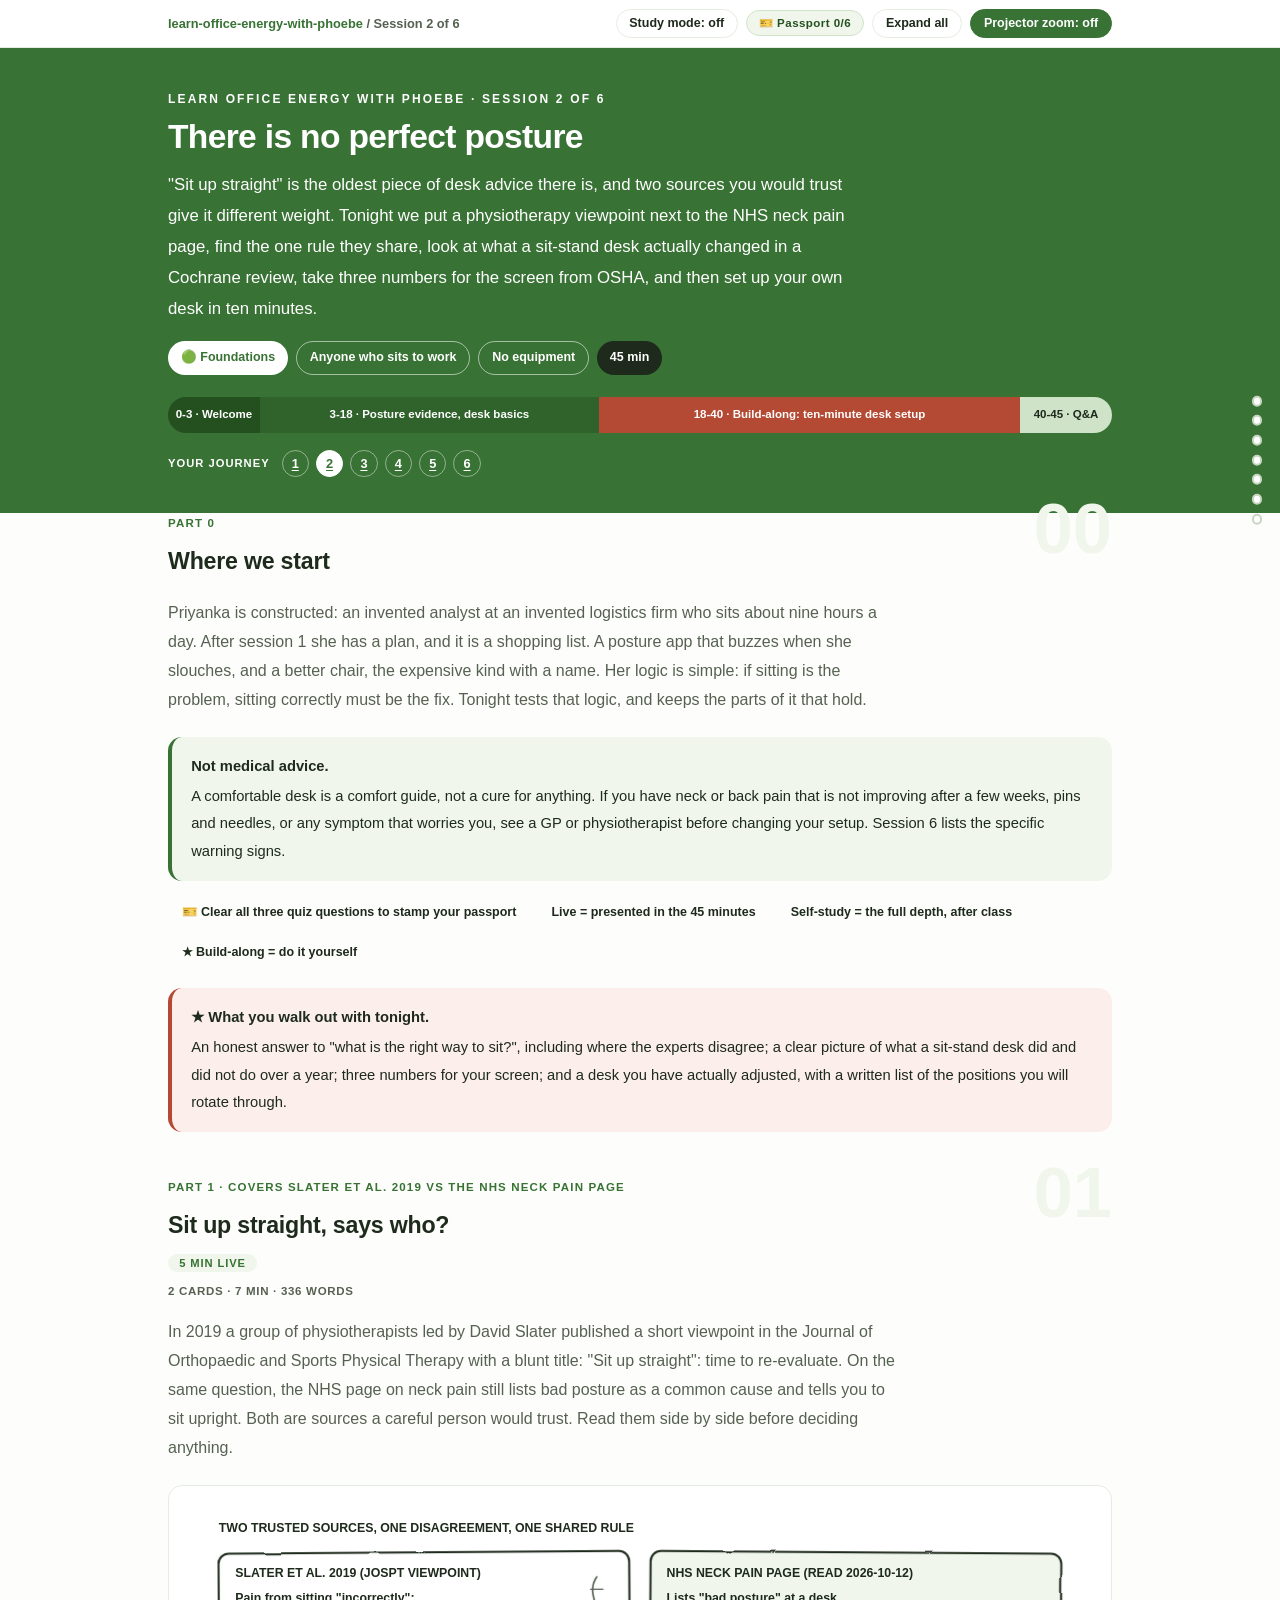
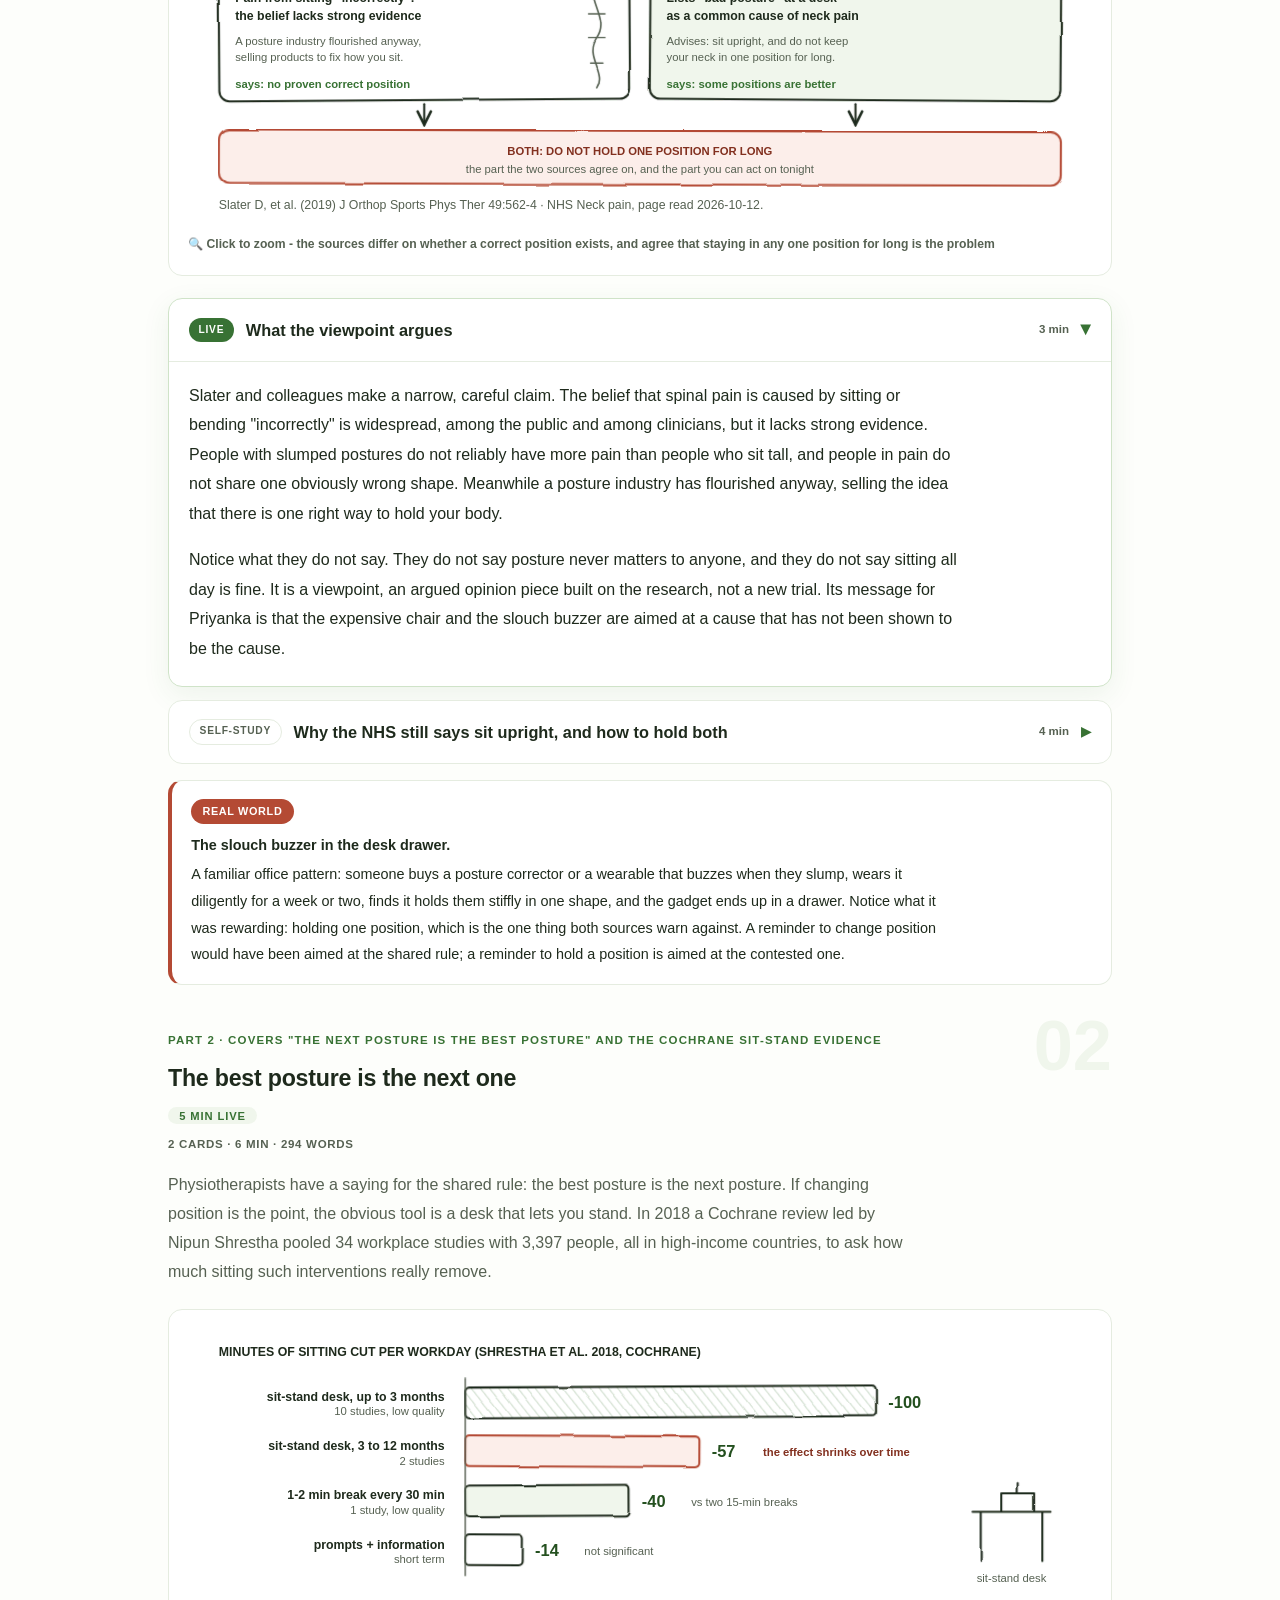
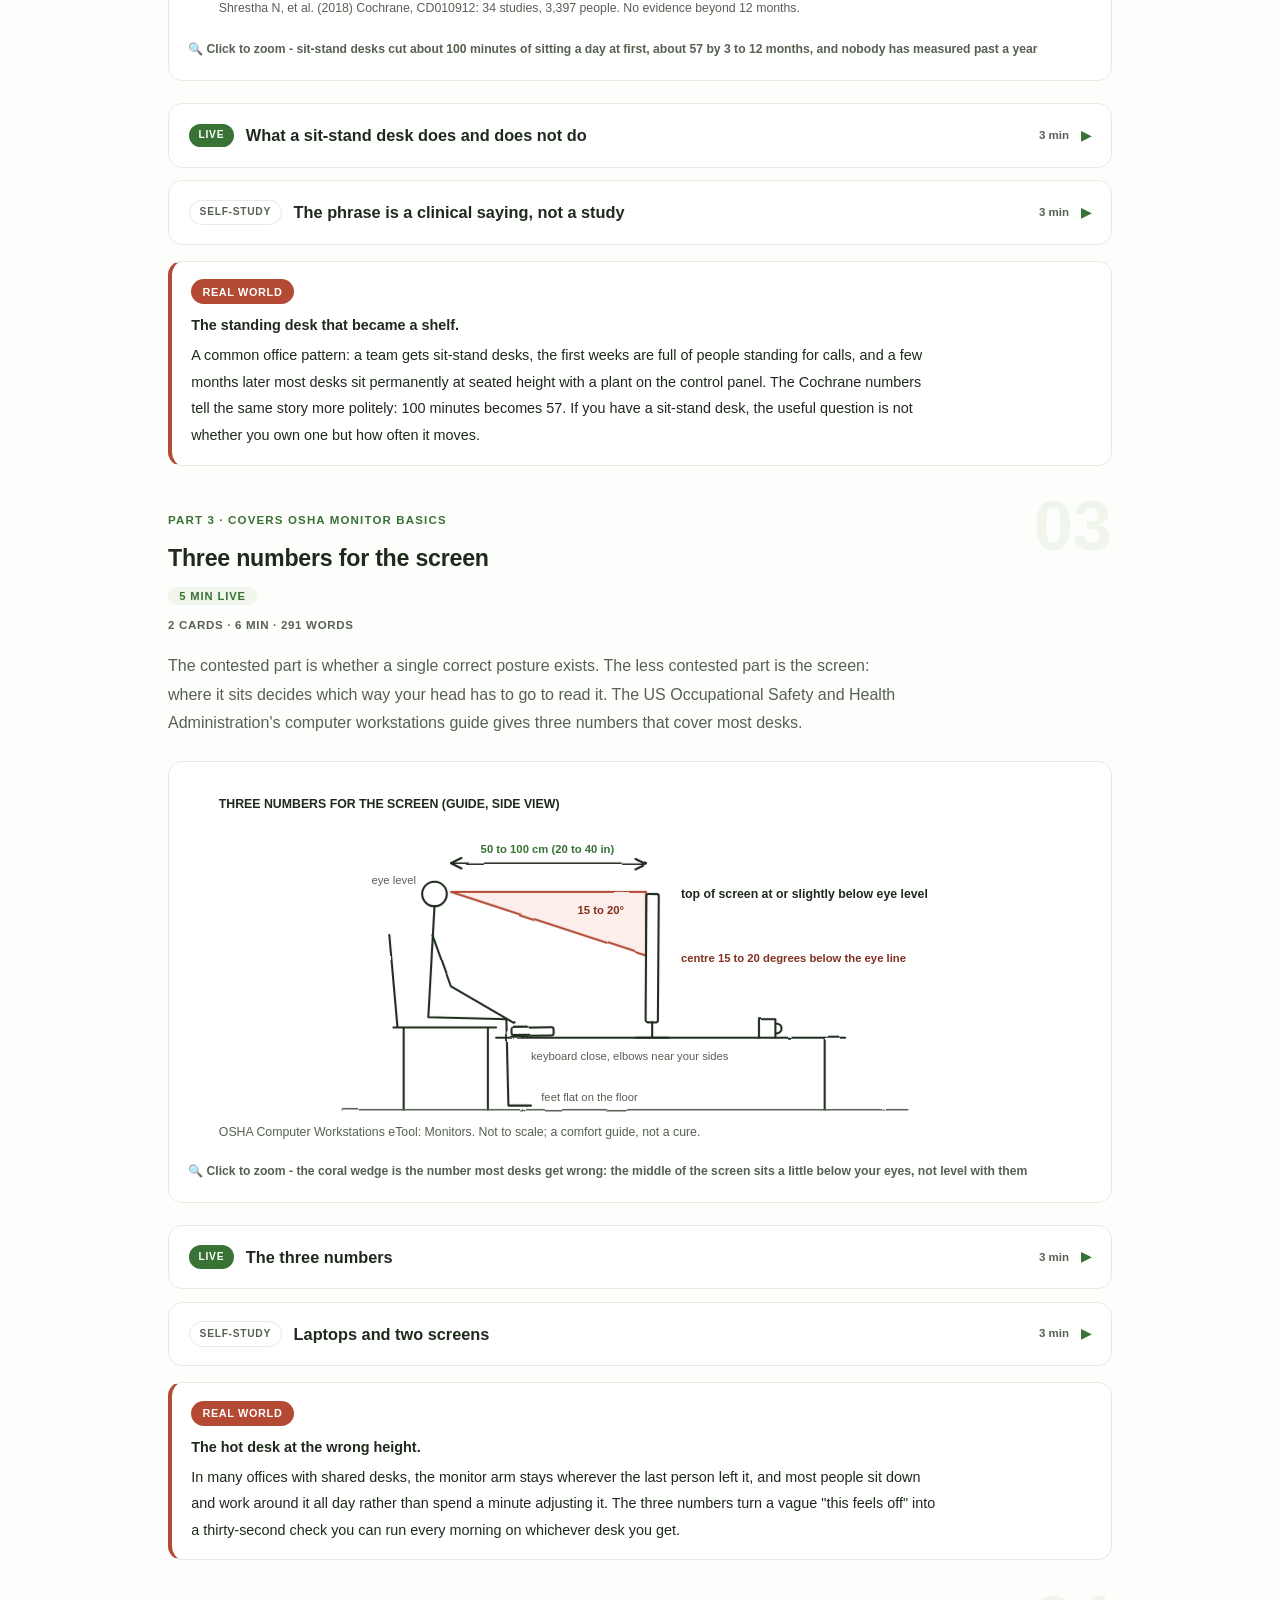
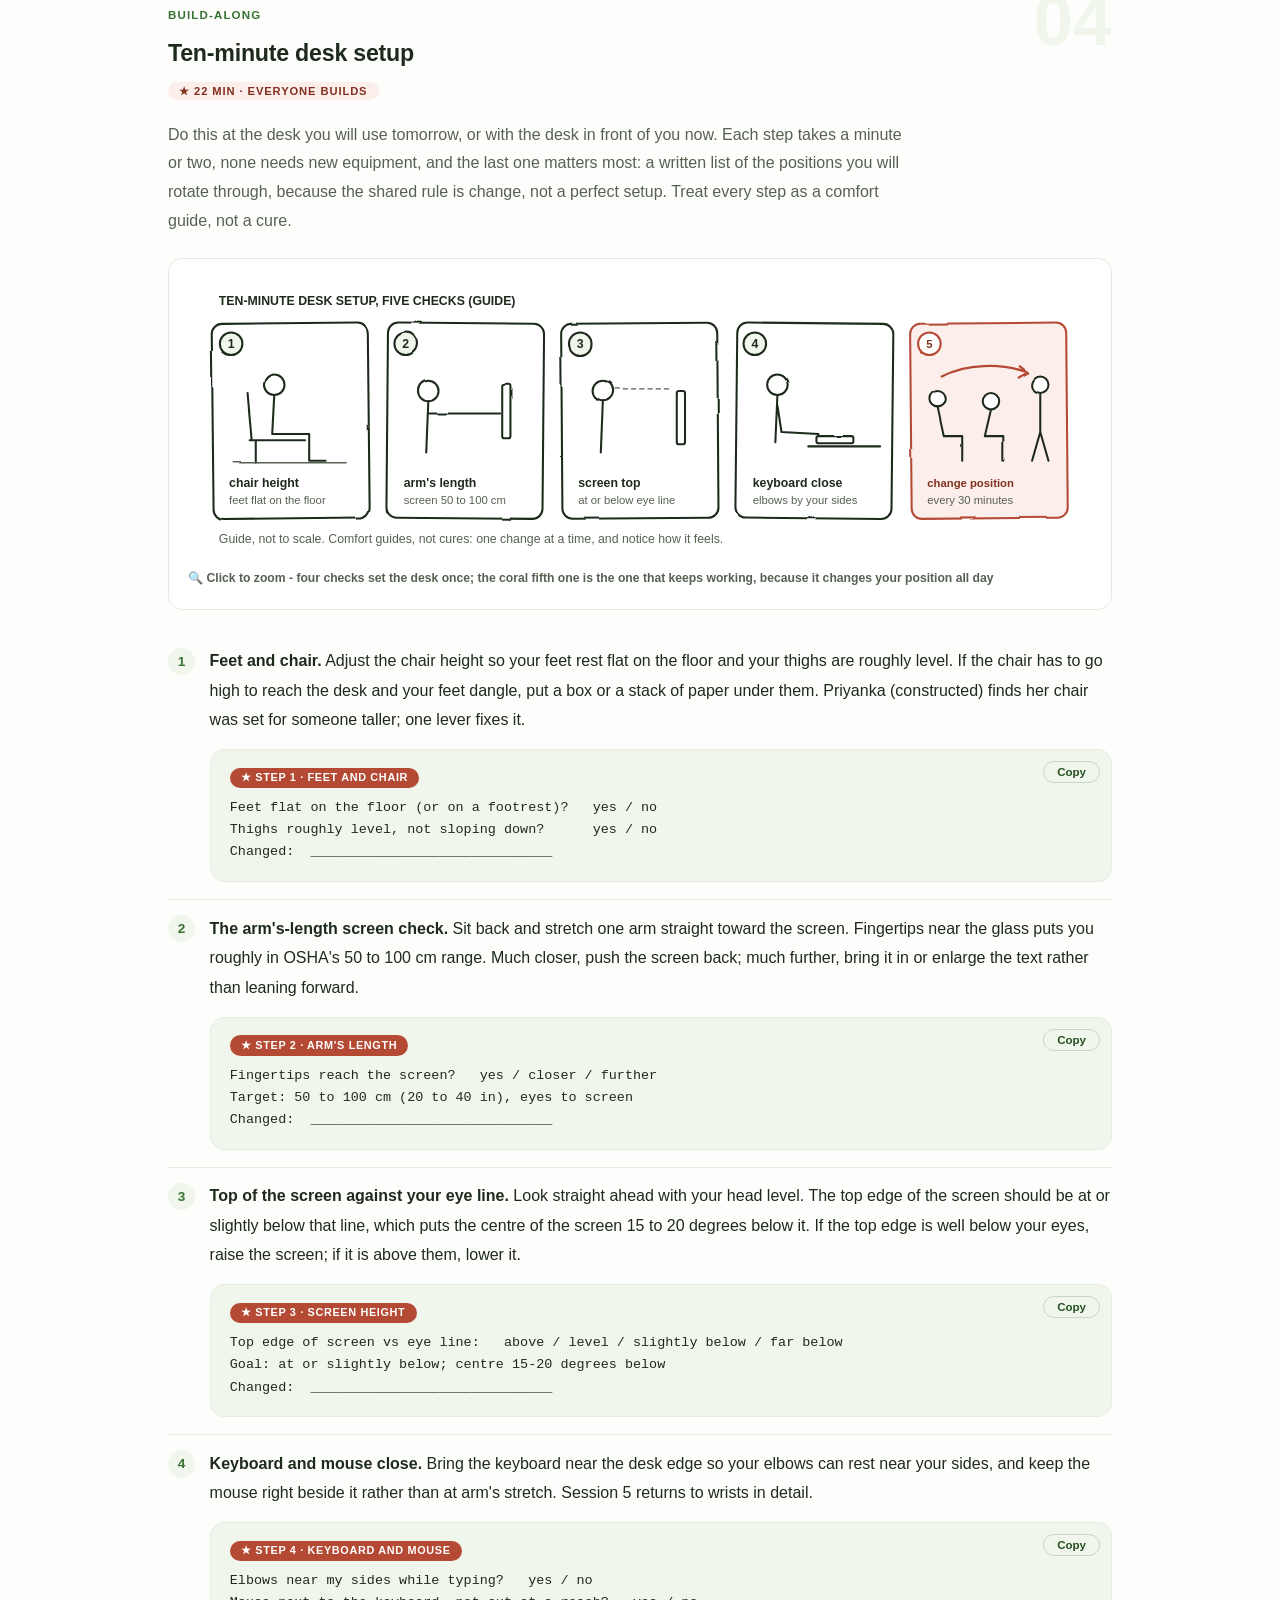
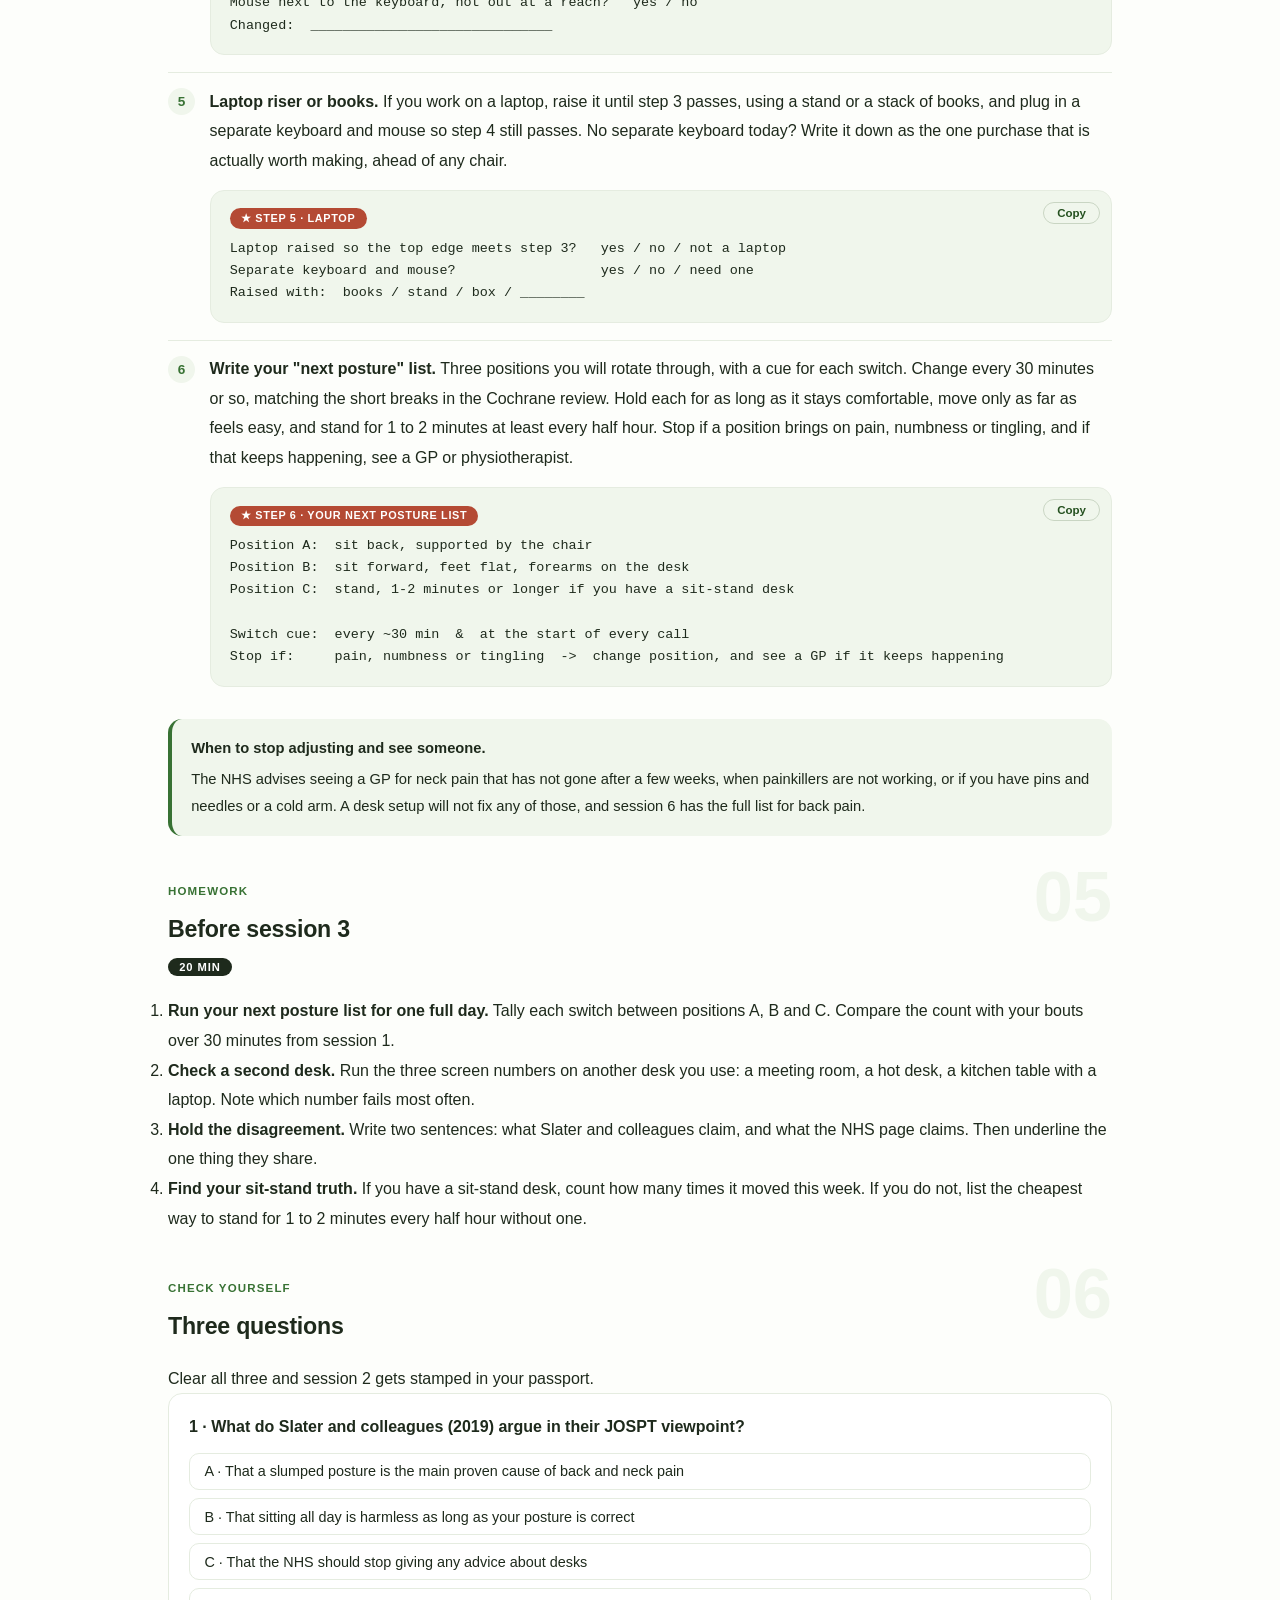
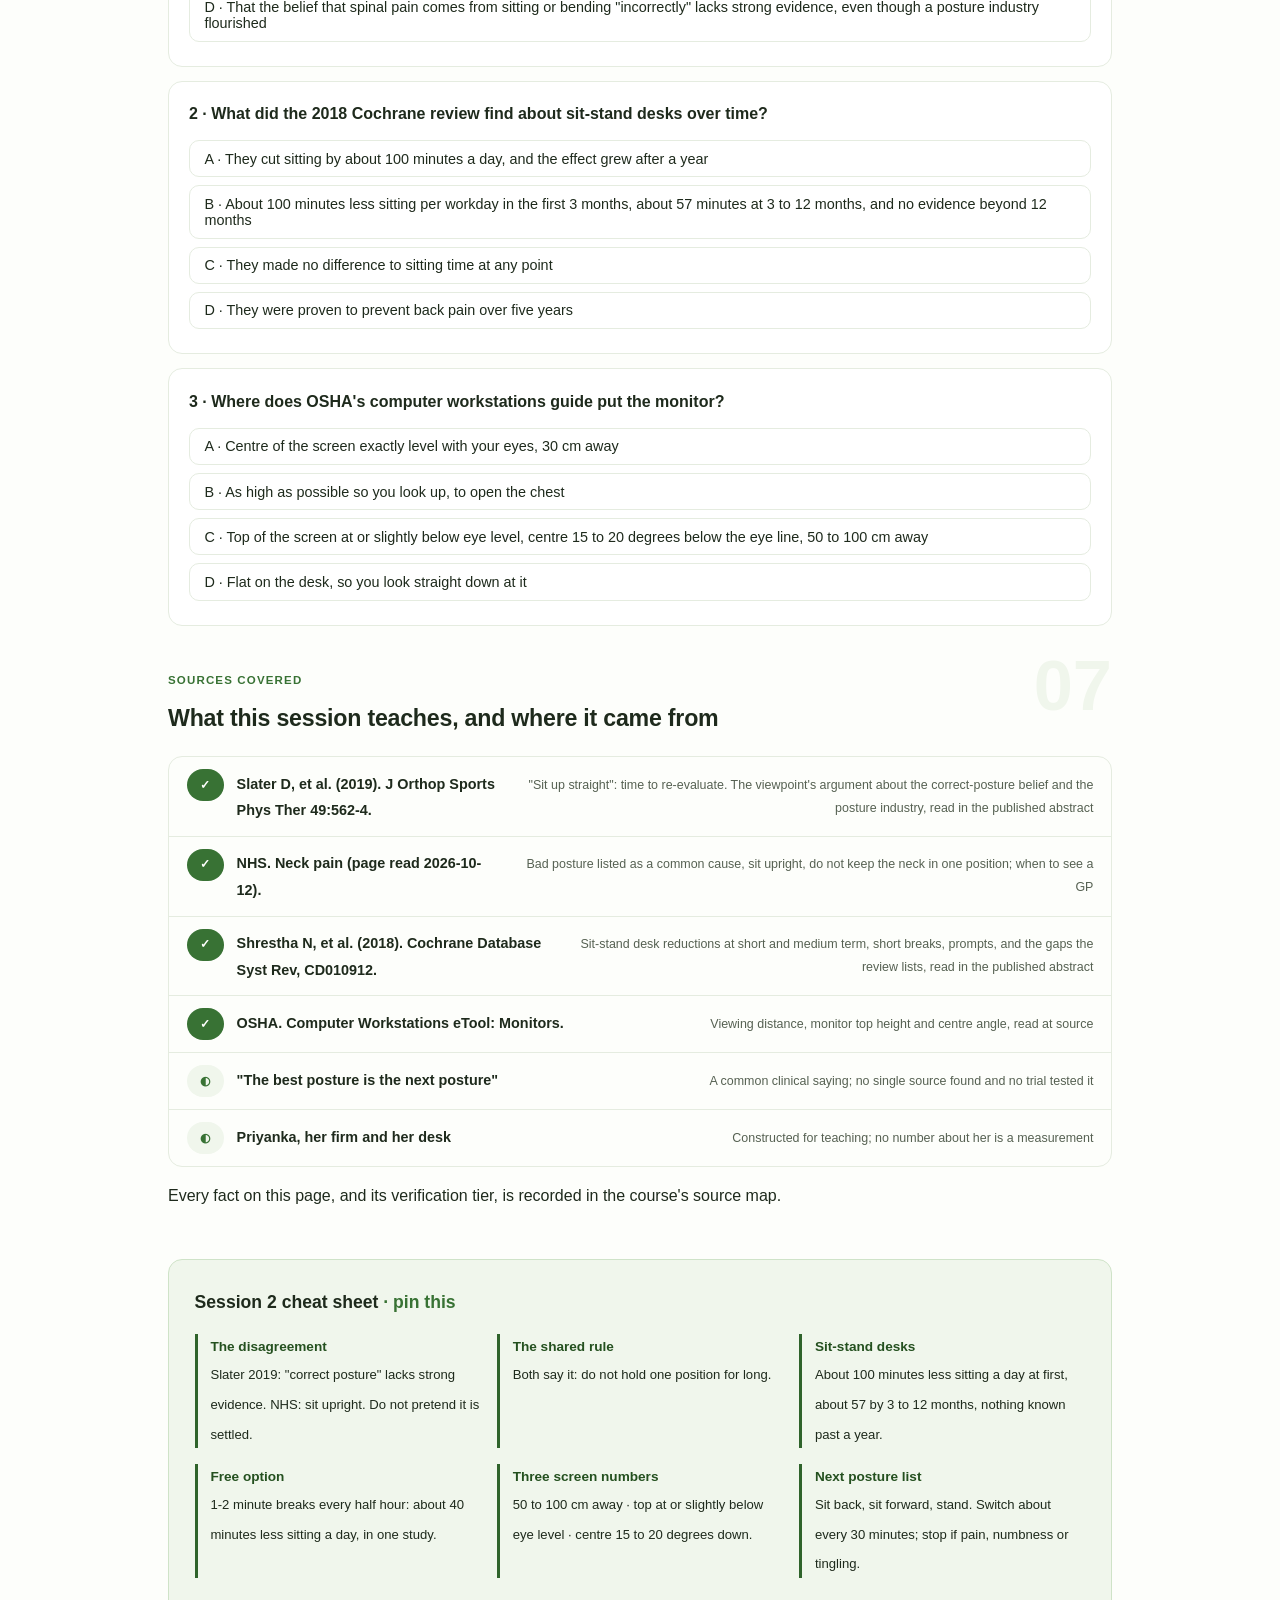
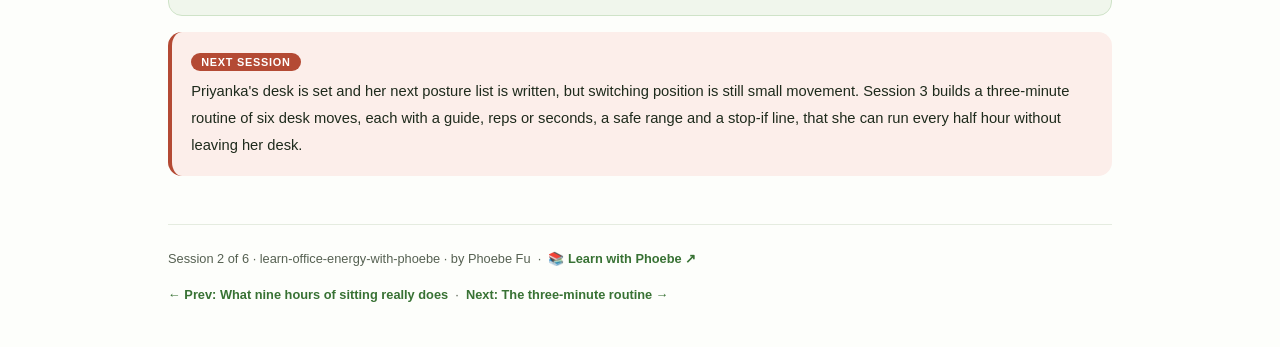
<file: courses/02-no-perfect-posture.html>
<!DOCTYPE html>
<html lang="en">
<head>
<meta charset="UTF-8">
<meta name="viewport" content="width=device-width, initial-scale=1.0">
<!-- social:start -->
<meta name="description" content="Session 2 of 6. Is there a correct way to sit? Physiotherapists writing in JOSPT and the NHS neck pain page disagree in emphasis and agree on one thing: do not hold any position for long. Then what sit-stand desks did in the Cochrane review, three numbers for the screen, and a ten-minute desk setup.">
<meta property="og:type" content="article">
<meta property="og:site_name" content="Learn with Phoebe">
<meta property="og:title" content="There is no perfect posture - learn office energy with phoebe">
<meta property="og:description" content="Session 2 of 6. Two trusted sources disagree about a correct posture and agree that staying still is the problem. Set up your desk in ten minutes.">
<meta property="og:url" content="https://phoebefu6.github.io/learn-office-energy-with-phoebe/courses/02-no-perfect-posture.html">
<meta property="og:image" content="https://phoebefu6.github.io/learn-office-energy-with-phoebe/assets/og-cover.png">
<meta property="og:image:width" content="1200">
<meta property="og:image:height" content="630">
<meta name="twitter:card" content="summary_large_image">
<meta name="twitter:title" content="There is no perfect posture - learn office energy with phoebe">
<meta name="twitter:description" content="Session 2 of 6. The posture disagreement, what sit-stand desks really did, and a ten-minute desk setup.">
<meta name="twitter:image" content="https://phoebefu6.github.io/learn-office-energy-with-phoebe/assets/og-cover.png">
<!-- social:end -->
<title>Session 2 · There is no perfect posture - learn office energy with phoebe</title>
<link rel="stylesheet" href="../assets/style.css?v=3">
</head>
<body>

<div class="toolbar">
  <div class="wrap">
    <span class="crumb"><a href="../index.html">learn-office-energy-with-phoebe</a> / Session 2 of 6</span>
    <button class="btn" id="toggle-all" type="button">Expand all</button>
    <button class="btn primary" id="zoom-toggle" type="button">Projector zoom: off</button>
  </div>
</div>

<header class="masthead">
  <div class="wrap">
    <div class="eyebrow">Learn Office Energy with Phoebe · Session 2 of 6</div>
    <h1>There is no perfect <span class="accent">posture</span></h1>
    <p class="sub">"Sit up straight" is the oldest piece of desk advice there is, and two sources you would trust give it different weight. Tonight we put a physiotherapy viewpoint next to the NHS neck pain page, find the one rule they share, look at what a sit-stand desk actually changed in a Cochrane review, take three numbers for the screen from OSHA, and then set up your own desk in ten minutes.</p>
    <div class="chip-row">
      <span class="chip level">🟢 Foundations</span>
      <span class="chip audience">Anyone who sits to work</span>
      <span class="chip audience">No equipment</span>
      <span class="chip time">45 min</span>
    </div>
    <div class="agenda">
      <span class="a1" style="flex:1">0-3 · Welcome</span>
      <span class="a2" style="flex:4">3-18 · Posture evidence, desk basics</span>
      <span class="a3" style="flex:5">18-40 · Build-along: ten-minute desk setup</span>
      <span class="a4" style="flex:1">40-45 · Q&amp;A</span>
    </div>
  </div>
</header>

<main class="wrap">

  <section class="section" id="intro">
    <div class="section-kicker">
      <span class="klabel">Part 0</span>
      <h2>Where we start</h2>
    </div>
    <p class="lede">Priyanka is constructed: an invented analyst at an invented logistics firm who sits about nine hours a day. After session 1 she has a plan, and it is a shopping list. A posture app that buzzes when she slouches, and a better chair, the expensive kind with a name. Her logic is simple: if sitting is the problem, sitting correctly must be the fix. Tonight tests that logic, and keeps the parts of it that hold.</p>

    <div class="callout tip">
      <p><strong>Not medical advice.</strong> A comfortable desk is a comfort guide, not a cure for anything. If you have neck or back pain that is not improving after a few weeks, pins and needles, or any symptom that worries you, see a GP or physiotherapist before changing your setup. Session 6 lists the specific warning signs.</p>
    </div>

    <div class="legend">
      <span class="pill">🎫 Clear all three quiz questions to stamp your passport</span>
      <span class="pill">Live = presented in the 45 minutes</span>
      <span class="pill">Self-study = the full depth, after class</span>
      <span class="pill">★ Build-along = do it yourself</span>
    </div>

    <div class="callout win">
      <p><strong>★ What you walk out with tonight.</strong> An honest answer to "what is the right way to sit?", including where the experts disagree; a clear picture of what a sit-stand desk did and did not do over a year; three numbers for your screen; and a desk you have actually adjusted, with a written list of the positions you will rotate through.</p>
    </div>
  </section>

  <section class="section" id="part-1">
    <div class="section-kicker">
      <span class="klabel">Part 1 · covers Slater et al. 2019 vs the NHS neck pain page</span>
      <h2>Sit up straight, says who?</h2>
      <span class="tag concept">5 min live</span>
    </div>
    <p class="lede">In 2019 a group of physiotherapists led by David Slater published a short viewpoint in the Journal of Orthopaedic and Sports Physical Therapy with a blunt title: "Sit up straight": time to re-evaluate. On the same question, the NHS page on neck pain still lists bad posture as a common cause and tells you to sit upright. Both are sources a careful person would trust. Read them side by side before deciding anything.</p>

    <figure class="zoomable">
      <svg viewBox="0 0 880 310" xmlns="http://www.w3.org/2000/svg" role="img" aria-label="Two sources side by side. Slater et al. 2019, a JOSPT viewpoint: the belief that pain comes from sitting incorrectly lacks strong evidence, and a posture industry flourished anyway. The NHS neck pain page: lists bad posture at a desk as a common cause and advises sitting upright and not keeping the neck in one position. Underneath both, the shared rule: do not hold one position for long.">
        <defs>
          <filter id="f2aSk" x="-3%" y="-3%" width="106%" height="106%"><feTurbulence type="fractalNoise" baseFrequency="0.02" numOctaves="2" seed="52" result="n"/><feDisplacementMap in="SourceGraphic" in2="n" scale="2.4" xChannelSelector="R" yChannelSelector="G"/></filter>
          <marker id="f2aAr" viewBox="0 0 10 10" refX="9" refY="5" markerWidth="8" markerHeight="8" orient="auto"><path d="M1 1 L9 5 L1 9" fill="none" stroke="#1E2A1C" stroke-width="1.6" stroke-linecap="round"/></marker>
        </defs>
        <style>
          .f2aH { font: 800 12px Inter, sans-serif; fill: #1E2A1C; }
          .f2aL { font: 600 12px Inter, sans-serif; fill: #1E2A1C; }
          .f2aS { font: 400 11px Inter, sans-serif; fill: #566152; }
          .f2aB { font: 800 11px Inter, sans-serif; fill: #82301F; }
          .f2aA { font: 700 11px Inter, sans-serif; fill: #387234; }
          .f2aN { font: 400 12px Inter, sans-serif; fill: #566152; }
        </style>

        <text class="f2aH" x="30" y="26">TWO TRUSTED SOURCES, ONE DISAGREEMENT, ONE SHARED RULE</text>

        <g filter="url(#f2aSk)" fill="none" stroke="#1E2A1C" stroke-width="2" stroke-linecap="round" stroke-linejoin="round">
          <rect x="30" y="46" width="400" height="144" rx="10" transform="rotate(-0.4 230 118)" fill="#FFFFFF"/>
          <rect x="450" y="46" width="400" height="144" rx="10" transform="rotate(0.4 650 118)" fill="#F0F6EC"/>
          <rect x="30" y="220" width="820" height="52" rx="10" transform="rotate(0.2 440 246)" fill="#FCEEEA" stroke="#B44A34"/>
          <path d="M230 194 L230 214" marker-end="url(#f2aAr)"/>
          <path d="M650 194 L650 214" marker-end="url(#f2aAr)"/>
          <path d="M398 70 C384 90 412 110 398 130 C386 148 408 162 398 178" stroke="#566152" stroke-width="1.6"/>
          <path d="M392 82 L404 82 M390 106 L406 106 M390 130 L406 130 M392 154 L404 154" stroke="#566152" stroke-width="1.4"/>
        </g>

        <text class="f2aH" x="46" y="70">SLATER ET AL. 2019 (JOSPT VIEWPOINT)</text>
        <text class="f2aL" x="46" y="94">Pain from sitting "incorrectly":</text>
        <text class="f2aL" x="46" y="112">the belief lacks strong evidence</text>
        <text class="f2aS" x="46" y="136">A posture industry flourished anyway,</text>
        <text class="f2aS" x="46" y="152">selling products to fix how you sit.</text>
        <text class="f2aA" x="46" y="178">says: no proven correct position</text>

        <text class="f2aH" x="466" y="70">NHS NECK PAIN PAGE (READ 2026-10-12)</text>
        <text class="f2aL" x="466" y="94">Lists "bad posture" at a desk</text>
        <text class="f2aL" x="466" y="112">as a common cause of neck pain</text>
        <text class="f2aS" x="466" y="136">Advises: sit upright, and do not keep</text>
        <text class="f2aS" x="466" y="152">your neck in one position for long.</text>
        <text class="f2aA" x="466" y="178">says: some positions are better</text>

        <text class="f2aB" x="440" y="243" text-anchor="middle">BOTH: DO NOT HOLD ONE POSITION FOR LONG</text>
        <text class="f2aS" x="440" y="261" text-anchor="middle">the part the two sources agree on, and the part you can act on tonight</text>

        <text class="f2aN" x="30" y="296">Slater D, et al. (2019) J Orthop Sports Phys Ther 49:562-4 · NHS Neck pain, page read 2026-10-12.</text>
      </svg>
      <figcaption>🔍 Click to zoom - the sources differ on whether a correct position exists, and agree that staying in any one position for long is the problem</figcaption>
    </figure>

    <details class="card" open>
      <summary><span class="mode live">Live</span>What the viewpoint argues<span class="mini">3 min</span><span class="caret">▶</span></summary>
      <div class="body">
        <p>Slater and colleagues make a narrow, careful claim. The belief that spinal pain is caused by sitting or bending "incorrectly" is widespread, among the public and among clinicians, but it lacks strong evidence. People with slumped postures do not reliably have more pain than people who sit tall, and people in pain do not share one obviously wrong shape. Meanwhile a posture industry has flourished anyway, selling the idea that there is one right way to hold your body.</p>
        <p>Notice what they do not say. They do not say posture never matters to anyone, and they do not say sitting all day is fine. It is a viewpoint, an argued opinion piece built on the research, not a new trial. Its message for Priyanka is that the expensive chair and the slouch buzzer are aimed at a cause that has not been shown to be the cause.</p>
      </div>
    </details>

    <details class="card">
      <summary><span class="mode self">Self-study</span>Why the NHS still says sit upright, and how to hold both<span class="mini">4 min</span><span class="caret">▶</span></summary>
      <div class="body">
        <p>The NHS neck pain page, read on 2026-10-12, lists bad posture, for example sitting hunched over a desk, among the common causes and advises sitting upright. In the same breath it advises not keeping your neck in one position for a long time. Public health pages are written to be short, practical and safe for millions of readers, and "sit upright" is easy advice to follow that is unlikely to hurt anyone.</p>
        <p>So the two sources differ in emphasis: one says a correct position has not been shown to exist, the other names a better and a worse one. Nobody has settled that, and these pages will not pretend to. What both say, explicitly, is that staying in one position for long is a problem. That overlap is solid ground, and it is where the rest of tonight builds: vary the position, rather than perfecting it.</p>
        <p>A useful habit when two good sources disagree: write down what each one actually claims, find the sentence they share, and act on that sentence first. The disagreement is real information; it tells you the evidence is thinner than either source's tone suggests.</p>
      </div>
    </details>

    <div class="callout example">
      <span class="ex-pill">Real world</span>
      <p><strong>The slouch buzzer in the desk drawer.</strong> A familiar office pattern: someone buys a posture corrector or a wearable that buzzes when they slump, wears it diligently for a week or two, finds it holds them stiffly in one shape, and the gadget ends up in a drawer. Notice what it was rewarding: holding one position, which is the one thing both sources warn against. A reminder to change position would have been aimed at the shared rule; a reminder to hold a position is aimed at the contested one.</p>
    </div>
  </section>

  <section class="section" id="part-2">
    <div class="section-kicker">
      <span class="klabel">Part 2 · covers "the next posture is the best posture" and the Cochrane sit-stand evidence</span>
      <h2>The best posture is the next one</h2>
      <span class="tag concept">5 min live</span>
    </div>
    <p class="lede">Physiotherapists have a saying for the shared rule: the best posture is the next posture. If changing position is the point, the obvious tool is a desk that lets you stand. In 2018 a Cochrane review led by Nipun Shrestha pooled 34 workplace studies with 3,397 people, all in high-income countries, to ask how much sitting such interventions really remove.</p>

    <figure class="zoomable">
      <svg viewBox="0 0 880 292" xmlns="http://www.w3.org/2000/svg" role="img" aria-label="Minutes of sitting cut per workday in the Cochrane review. Sit-stand desks up to 3 months: 100 minutes, 10 studies, low quality. Sit-stand desks at 3 to 12 months: 57 minutes, 2 studies, highlighted because the effect shrinks. Short breaks of 1 to 2 minutes every half hour: 40 minutes, 1 study. Computer prompts plus information, short term: 14 minutes, not significant.">
        <defs>
          <filter id="f2bSk" x="-3%" y="-3%" width="106%" height="106%"><feTurbulence type="fractalNoise" baseFrequency="0.02" numOctaves="2" seed="64" result="n"/><feDisplacementMap in="SourceGraphic" in2="n" scale="2.4" xChannelSelector="R" yChannelSelector="G"/></filter>
          <pattern id="f2bHc" patternUnits="userSpaceOnUse" width="7" height="7" patternTransform="rotate(-38)"><line x1="0" y1="0" x2="0" y2="7" stroke="#387234" stroke-width="1" opacity=".5"/></pattern>
        </defs>
        <style>
          .f2bH { font: 800 12px Inter, sans-serif; fill: #1E2A1C; }
          .f2bL { font: 600 12px Inter, sans-serif; fill: #1E2A1C; }
          .f2bS { font: 400 11px Inter, sans-serif; fill: #566152; }
          .f2bB { font: 800 11px Inter, sans-serif; fill: #82301F; }
          .f2bV { font: 800 16px Inter, sans-serif; fill: #24501F; }
          .f2bN { font: 400 12px Inter, sans-serif; fill: #566152; }
        </style>

        <text class="f2bH" x="30" y="26">MINUTES OF SITTING CUT PER WORKDAY (SHRESTHA ET AL. 2018, COCHRANE)</text>

        <g filter="url(#f2bSk)" fill="none" stroke="#1E2A1C" stroke-width="2" stroke-linecap="round" stroke-linejoin="round">
          <rect x="270" y="56" width="400" height="30" rx="4" transform="rotate(-0.3 470 71)" fill="url(#f2bHc)"/>
          <rect x="270" y="104" width="228" height="30" rx="4" transform="rotate(0.3 384 119)" fill="#FCEEEA" stroke="#B44A34"/>
          <rect x="270" y="152" width="160" height="30" rx="4" transform="rotate(-0.3 350 167)" fill="#F0F6EC"/>
          <rect x="270" y="200" width="56" height="30" rx="4" transform="rotate(0.3 298 215)" fill="#FFFFFF"/>
          <path d="M270 48 L270 240" stroke="#566152" stroke-width="1.4"/>
          <path d="M764 178 L840 178 M772 178 L772 226 M832 178 L832 226 M792 178 L792 160 L824 160 L824 178 M808 160 L808 150"/>
        </g>

        <text class="f2bL" x="250" y="70" text-anchor="end">sit-stand desk, up to 3 months</text>
        <text class="f2bS" x="250" y="84" text-anchor="end">10 studies, low quality</text>
        <text class="f2bL" x="250" y="118" text-anchor="end">sit-stand desk, 3 to 12 months</text>
        <text class="f2bS" x="250" y="132" text-anchor="end">2 studies</text>
        <text class="f2bL" x="250" y="166" text-anchor="end">1-2 min break every 30 min</text>
        <text class="f2bS" x="250" y="180" text-anchor="end">1 study, low quality</text>
        <text class="f2bL" x="250" y="214" text-anchor="end">prompts + information</text>
        <text class="f2bS" x="250" y="228" text-anchor="end">short term</text>

        <text class="f2bV" x="682" y="77">-100</text>
        <text class="f2bV" x="510" y="125">-57</text>
        <text class="f2bB" x="560" y="124">the effect shrinks over time</text>
        <text class="f2bV" x="442" y="173">-40</text>
        <text class="f2bS" x="490" y="172">vs two 15-min breaks</text>
        <text class="f2bV" x="338" y="221">-14</text>
        <text class="f2bS" x="386" y="220">not significant</text>
        <text class="f2bS" x="802" y="246" text-anchor="middle">sit-stand desk</text>

        <text class="f2bN" x="30" y="276">Shrestha N, et al. (2018) Cochrane, CD010912: 34 studies, 3,397 people. No evidence beyond 12 months.</text>
      </svg>
      <figcaption>🔍 Click to zoom - sit-stand desks cut about 100 minutes of sitting a day at first, about 57 by 3 to 12 months, and nobody has measured past a year</figcaption>
    </figure>

    <details class="card">
      <summary><span class="mode live">Live</span>What a sit-stand desk does and does not do<span class="mini">3 min</span><span class="caret">▶</span></summary>
      <div class="body">
        <p>In the first three months, sit-stand desks cut sitting by about 100 minutes per workday (95% CI 116 to 84 minutes; 10 studies; low-quality evidence). By 3 to 12 months the two studies that kept measuring found about 57 minutes. The desk keeps working, but roughly half as hard: the novelty wears off and the desk spends more time in the down position. Past 12 months there is simply no evidence either way.</p>
        <p>Two things follow for Priyanka. First, standing all day is not the goal; replacing one fixed position with another fixed position misses the shared rule from Part 1. The point is change. Second, the cheapest row on the chart is not a desk at all: short breaks of 1 to 2 minutes every half hour cut sitting by about 40 minutes a day compared with two 15-minute breaks, in a single low-quality study. Small, frequent and free is a serious option, not a consolation prize.</p>
      </div>
    </details>

    <details class="card">
      <summary><span class="mode self">Self-study</span>The phrase is a clinical saying, not a study<span class="mini">3 min</span><span class="caret">▶</span></summary>
      <div class="body">
        <p>"The best posture is the next posture" is a common clinical phrase among physiotherapists and ergonomists. No single source for it was found, and no trial tested the sentence itself. Treat it as a memorable summary of the overlap in Part 1, not as a finding. It is a good summary precisely because it stays inside what both sources say.</p>
        <p>The review also lists what it could not find: no studies at all of standing or walking meetings, treadmill and cycling desks with unclear or inconsistent results, and nothing beyond a year. Computer prompts plus information showed about 14 minutes less sitting in the short term, which was not statistically significant, and about 55 minutes in the medium term in one study. Session 6 returns to prompts, because they target the habit rather than the furniture.</p>
      </div>
    </details>

    <div class="callout example">
      <span class="ex-pill">Real world</span>
      <p><strong>The standing desk that became a shelf.</strong> A common office pattern: a team gets sit-stand desks, the first weeks are full of people standing for calls, and a few months later most desks sit permanently at seated height with a plant on the control panel. The Cochrane numbers tell the same story more politely: 100 minutes becomes 57. If you have a sit-stand desk, the useful question is not whether you own one but how often it moves.</p>
    </div>
  </section>

  <section class="section" id="part-3">
    <div class="section-kicker">
      <span class="klabel">Part 3 · covers OSHA monitor basics</span>
      <h2>Three numbers for the screen</h2>
      <span class="tag concept">5 min live</span>
    </div>
    <p class="lede">The contested part is whether a single correct posture exists. The less contested part is the screen: where it sits decides which way your head has to go to read it. The US Occupational Safety and Health Administration's computer workstations guide gives three numbers that cover most desks.</p>

    <figure class="zoomable">
      <svg viewBox="0 0 880 360" xmlns="http://www.w3.org/2000/svg" role="img" aria-label="Side view guide of a person seated at a desk. The top of the monitor is at or slightly below eye level. The centre of the screen sits 15 to 20 degrees below the horizontal eye line, shown as a highlighted wedge. The viewing distance is 50 to 100 centimetres, 20 to 40 inches. The keyboard is close and the feet rest flat on the floor.">
        <defs>
          <filter id="f2cSk" x="-3%" y="-3%" width="106%" height="106%"><feTurbulence type="fractalNoise" baseFrequency="0.02" numOctaves="2" seed="71" result="n"/><feDisplacementMap in="SourceGraphic" in2="n" scale="2.4" xChannelSelector="R" yChannelSelector="G"/></filter>
          <marker id="f2cAr" viewBox="0 0 10 10" refX="9" refY="5" markerWidth="8" markerHeight="8" orient="auto-start-reverse"><path d="M1 1 L9 5 L1 9" fill="none" stroke="#1E2A1C" stroke-width="1.6" stroke-linecap="round"/></marker>
        </defs>
        <style>
          .f2cH { font: 800 12px Inter, sans-serif; fill: #1E2A1C; }
          .f2cL { font: 600 12px Inter, sans-serif; fill: #1E2A1C; }
          .f2cS { font: 400 11px Inter, sans-serif; fill: #566152; }
          .f2cB { font: 800 11px Inter, sans-serif; fill: #82301F; }
          .f2cA { font: 700 11px Inter, sans-serif; fill: #387234; }
          .f2cN { font: 400 12px Inter, sans-serif; fill: #566152; }
        </style>

        <text class="f2cH" x="30" y="26">THREE NUMBERS FOR THE SCREEN (GUIDE, SIDE VIEW)</text>

        <g filter="url(#f2cSk)" fill="none" stroke="#1E2A1C" stroke-width="2" stroke-linecap="round" stroke-linejoin="round">
          <path d="M256 108 L446 108 L446 170 Z" fill="#FCEEEA" stroke="#B44A34"/>
          <rect x="446" y="110" width="12" height="124" rx="2" transform="rotate(0.4 452 172)" fill="#FFFFFF"/>
          <path d="M452 234 L452 250 M436 250 L468 250"/>
          <path d="M256 80 L446 80" marker-start="url(#f2cAr)" marker-end="url(#f2cAr)" stroke-width="1.6"/>
          <circle cx="240" cy="110" r="12" fill="#FFFFFF"/>
          <path d="M240 122 L234 230 M234 230 L310 232 M310 232 L312 316 M312 316 L334 316"/>
          <path d="M238 150 L256 200 L318 236"/>
          <rect x="316" y="240" width="40" height="8" rx="2" transform="rotate(-1 336 244)" fill="#FFFFFF"/>
          <path d="M200 240 L300 240 M204 240 L196 150 M210 240 L210 320 M292 240 L292 320"/>
          <path d="M300 250 L640 250 M620 250 L620 320"/>
          <path d="M556 250 L556 232 L572 232 L572 250 M572 236 C580 236 580 246 572 246"/>
          <path d="M150 320 L700 320" stroke="#566152" stroke-width="1.4"/>
        </g>

        <text class="f2cA" x="350" y="70" text-anchor="middle">50 to 100 cm (20 to 40 in)</text>
        <text class="f2cB" x="402" y="130" text-anchor="middle">15 to 20°</text>
        <text class="f2cL" x="480" y="114">top of screen at or slightly below eye level</text>
        <text class="f2cB" x="480" y="176">centre 15 to 20 degrees below the eye line</text>
        <text class="f2cS" x="222" y="100" text-anchor="end">eye level</text>
        <text class="f2cS" x="334" y="272">keyboard close, elbows near your sides</text>
        <text class="f2cS" x="344" y="312">feet flat on the floor</text>

        <text class="f2cN" x="30" y="346">OSHA Computer Workstations eTool: Monitors. Not to scale; a comfort guide, not a cure.</text>
      </svg>
      <figcaption>🔍 Click to zoom - the coral wedge is the number most desks get wrong: the middle of the screen sits a little below your eyes, not level with them</figcaption>
    </figure>

    <details class="card">
      <summary><span class="mode live">Live</span>The three numbers<span class="mini">3 min</span><span class="caret">▶</span></summary>
      <div class="body">
        <p><strong>Distance:</strong> 50 to 100 cm, or 20 to 40 inches, from your eyes to the screen. A quick check is an outstretched arm: if your fingertips roughly reach the screen, you are in the range. <strong>Height:</strong> the top of the screen at or slightly below eye level. <strong>Angle:</strong> the centre of the screen 15 to 20 degrees below your horizontal eye line, so you look slightly down at what you read most.</p>
        <p>These are comfort guides from an occupational safety agency, not results of a trial on pain. Their logic is plain: a screen far too low pulls your head forward and down, a screen too high tips it back, and a screen too close or too far makes you lean. A screen in the range lets you sit in several positions and still read it, which is what the shared rule needs.</p>
      </div>
    </details>

    <details class="card">
      <summary><span class="mode self">Self-study</span>Laptops and two screens<span class="mini">3 min</span><span class="caret">▶</span></summary>
      <div class="body">
        <p>A laptop forces a trade: if the keyboard is in a good place, the screen is too low; if the screen is high enough, the keyboard is too high. The usual answer is to separate them. Raise the laptop on a stand or a stack of books until the top of the screen reaches the guide, and use a separate keyboard and mouse at desk level. For a day of laptop-only work away from your desk, change position more often instead.</p>
        <p>With two screens, put the one you use most directly in front of you, at the three numbers, and the second one beside it. If you use both equally, centre the pair on the seam between them. The guidance reviewed for these pages gives no extra numbers for two-screen setups, so none are given here; the test is whether you can read your main screen without twisting.</p>
      </div>
    </details>

    <div class="callout example">
      <span class="ex-pill">Real world</span>
      <p><strong>The hot desk at the wrong height.</strong> In many offices with shared desks, the monitor arm stays wherever the last person left it, and most people sit down and work around it all day rather than spend a minute adjusting it. The three numbers turn a vague "this feels off" into a thirty-second check you can run every morning on whichever desk you get.</p>
    </div>
  </section>

  <section class="section" id="demo-1">
    <div class="section-kicker">
      <span class="klabel">Build-along</span>
      <h2>Ten-minute desk setup</h2>
      <span class="tag demo">★ 22 min · everyone builds</span>
    </div>
    <p class="lede">Do this at the desk you will use tomorrow, or with the desk in front of you now. Each step takes a minute or two, none needs new equipment, and the last one matters most: a written list of the positions you will rotate through, because the shared rule is change, not a perfect setup. Treat every step as a comfort guide, not a cure.</p>

    <figure class="zoomable">
      <svg viewBox="0 0 880 272" xmlns="http://www.w3.org/2000/svg" role="img" aria-label="Five numbered guide panels. 1: chair height so feet rest flat on the floor. 2: arm's length check, screen 50 to 100 centimetres away. 3: top of the screen at or below the eye line. 4: keyboard close with elbows by your sides. 5, highlighted: change position every 30 minutes, rotating between sitting back, sitting forward and standing.">
        <defs>
          <filter id="f2dSk" x="-3%" y="-3%" width="106%" height="106%"><feTurbulence type="fractalNoise" baseFrequency="0.02" numOctaves="2" seed="83" result="n"/><feDisplacementMap in="SourceGraphic" in2="n" scale="2.4" xChannelSelector="R" yChannelSelector="G"/></filter>
        </defs>
        <style>
          .f2dH { font: 800 12px Inter, sans-serif; fill: #1E2A1C; }
          .f2dL { font: 600 12px Inter, sans-serif; fill: #1E2A1C; }
          .f2dS { font: 400 11px Inter, sans-serif; fill: #566152; }
          .f2dB { font: 800 11px Inter, sans-serif; fill: #82301F; }
          .f2dN { font: 400 12px Inter, sans-serif; fill: #566152; }
        </style>

        <text class="f2dH" x="30" y="26">TEN-MINUTE DESK SETUP, FIVE CHECKS (GUIDE)</text>

        <g filter="url(#f2dSk)" fill="none" stroke="#1E2A1C" stroke-width="2" stroke-linecap="round" stroke-linejoin="round">
          <rect x="24" y="44" width="152" height="190" rx="10" transform="rotate(-0.6 100 139)" fill="#FFFFFF"/>
          <rect x="194" y="44" width="152" height="190" rx="10" transform="rotate(0.5 270 139)" fill="#FFFFFF"/>
          <rect x="364" y="44" width="152" height="190" rx="10" transform="rotate(-0.4 440 139)" fill="#FFFFFF"/>
          <rect x="534" y="44" width="152" height="190" rx="10" transform="rotate(0.6 610 139)" fill="#FFFFFF"/>
          <rect x="704" y="44" width="152" height="190" rx="10" transform="rotate(-0.5 780 139)" fill="#FCEEEA" stroke="#B44A34"/>

          <circle cx="42" cy="64" r="11" fill="#F0F6EC"/>
          <circle cx="212" cy="64" r="11" fill="#F0F6EC"/>
          <circle cx="382" cy="64" r="11" fill="#F0F6EC"/>
          <circle cx="552" cy="64" r="11" fill="#F0F6EC"/>
          <circle cx="722" cy="64" r="11" fill="#FFFFFF" stroke="#B44A34"/>

          <circle cx="84" cy="104" r="10" fill="#FFFFFF"/>
          <path d="M84 114 L82 152 M82 152 L118 152 M118 152 L118 178 M118 178 L134 178"/>
          <path d="M60 158 L114 158 M62 158 L58 112 M66 158 L66 180"/>
          <path d="M44 180 L154 180" stroke="#566152" stroke-width="1.4"/>

          <circle cx="234" cy="110" r="10" fill="#FFFFFF"/>
          <path d="M234 120 L232 170 M234 132 L304 132"/>
          <rect x="306" y="104" width="8" height="52" rx="2" fill="#FFFFFF"/>

          <circle cx="404" cy="110" r="10" fill="#FFFFFF"/>
          <path d="M404 120 L402 170"/>
          <path d="M416 108 L472 108" stroke="#566152" stroke-width="1.4" stroke-dasharray="4 4"/>
          <rect x="476" y="110" width="8" height="52" rx="2" fill="#FFFFFF"/>

          <circle cx="574" cy="104" r="10" fill="#FFFFFF"/>
          <path d="M574 114 L572 160 M574 124 L578 150 L614 152"/>
          <rect x="612" y="154" width="36" height="7" rx="2" fill="#FFFFFF"/>
          <path d="M604 164 L674 164"/>

          <circle cx="730" cy="118" r="8" fill="#FFFFFF"/>
          <path d="M730 126 L736 154 M736 154 L754 154 M754 154 L754 178"/>
          <circle cx="782" cy="120" r="8" fill="#FFFFFF"/>
          <path d="M782 128 L776 154 M776 154 L794 154 M794 154 L794 178"/>
          <circle cx="830" cy="104" r="8" fill="#FFFFFF"/>
          <path d="M830 112 L830 150 M830 150 L822 178 M830 150 L838 178"/>
          <path d="M734 96 C756 84 790 82 818 92" stroke="#B44A34" stroke-width="2.2"/>
          <path d="M810 86 L818 92 L809 97" stroke="#B44A34" stroke-width="2.2"/>
        </g>

        <text class="f2dL" x="42" y="68" text-anchor="middle">1</text>
        <text class="f2dL" x="212" y="68" text-anchor="middle">2</text>
        <text class="f2dL" x="382" y="68" text-anchor="middle">3</text>
        <text class="f2dL" x="552" y="68" text-anchor="middle">4</text>
        <text class="f2dB" x="722" y="68" text-anchor="middle">5</text>

        <text class="f2dL" x="40" y="204">chair height</text>
        <text class="f2dS" x="40" y="220">feet flat on the floor</text>
        <text class="f2dL" x="210" y="204">arm's length</text>
        <text class="f2dS" x="210" y="220">screen 50 to 100 cm</text>
        <text class="f2dL" x="380" y="204">screen top</text>
        <text class="f2dS" x="380" y="220">at or below eye line</text>
        <text class="f2dL" x="550" y="204">keyboard close</text>
        <text class="f2dS" x="550" y="220">elbows by your sides</text>
        <text class="f2dB" x="720" y="204">change position</text>
        <text class="f2dS" x="720" y="220">every 30 minutes</text>

        <text class="f2dN" x="30" y="258">Guide, not to scale. Comfort guides, not cures: one change at a time, and notice how it feels.</text>
      </svg>
      <figcaption>🔍 Click to zoom - four checks set the desk once; the coral fifth one is the one that keeps working, because it changes your position all day</figcaption>
    </figure>

    <div class="steps">
      <div class="step">
        <p><strong>Feet and chair.</strong> Adjust the chair height so your feet rest flat on the floor and your thighs are roughly level. If the chair has to go high to reach the desk and your feet dangle, put a box or a stack of paper under them. Priyanka (constructed) finds her chair was set for someone taller; one lever fixes it.</p>
        <div class="prompt-box good"><span class="label">★ Step 1 · feet and chair</span>Feet flat on the floor (or on a footrest)?   yes / no
Thighs roughly level, not sloping down?      yes / no
Changed:  ______________________________</div>
      </div>
      <div class="step">
        <p><strong>The arm's-length screen check.</strong> Sit back and stretch one arm straight toward the screen. Fingertips near the glass puts you roughly in OSHA's 50 to 100 cm range. Much closer, push the screen back; much further, bring it in or enlarge the text rather than leaning forward.</p>
        <div class="prompt-box good"><span class="label">★ Step 2 · arm's length</span>Fingertips reach the screen?   yes / closer / further
Target: 50 to 100 cm (20 to 40 in), eyes to screen
Changed:  ______________________________</div>
      </div>
      <div class="step">
        <p><strong>Top of the screen against your eye line.</strong> Look straight ahead with your head level. The top edge of the screen should be at or slightly below that line, which puts the centre of the screen 15 to 20 degrees below it. If the top edge is well below your eyes, raise the screen; if it is above them, lower it.</p>
        <div class="prompt-box good"><span class="label">★ Step 3 · screen height</span>Top edge of screen vs eye line:   above / level / slightly below / far below
Goal: at or slightly below; centre 15-20 degrees below
Changed:  ______________________________</div>
      </div>
      <div class="step">
        <p><strong>Keyboard and mouse close.</strong> Bring the keyboard near the desk edge so your elbows can rest near your sides, and keep the mouse right beside it rather than at arm's stretch. Session 5 returns to wrists in detail.</p>
        <div class="prompt-box good"><span class="label">★ Step 4 · keyboard and mouse</span>Elbows near my sides while typing?   yes / no
Mouse next to the keyboard, not out at a reach?   yes / no
Changed:  ______________________________</div>
      </div>
      <div class="step">
        <p><strong>Laptop riser or books.</strong> If you work on a laptop, raise it until step 3 passes, using a stand or a stack of books, and plug in a separate keyboard and mouse so step 4 still passes. No separate keyboard today? Write it down as the one purchase that is actually worth making, ahead of any chair.</p>
        <div class="prompt-box good"><span class="label">★ Step 5 · laptop</span>Laptop raised so the top edge meets step 3?   yes / no / not a laptop
Separate keyboard and mouse?                  yes / no / need one
Raised with:  books / stand / box / ________</div>
      </div>
      <div class="step">
        <p><strong>Write your "next posture" list.</strong> Three positions you will rotate through, with a cue for each switch. Change every 30 minutes or so, matching the short breaks in the Cochrane review. Hold each for as long as it stays comfortable, move only as far as feels easy, and stand for 1 to 2 minutes at least every half hour. Stop if a position brings on pain, numbness or tingling, and if that keeps happening, see a GP or physiotherapist.</p>
        <div class="prompt-box good"><span class="label">★ Step 6 · your next posture list</span>Position A:  sit back, supported by the chair
Position B:  sit forward, feet flat, forearms on the desk
Position C:  stand, 1-2 minutes or longer if you have a sit-stand desk

Switch cue:  every ~30 min  &amp;  at the start of every call
Stop if:     pain, numbness or tingling  -&gt;  change position, and see a GP if it keeps happening</div>
      </div>
    </div>

    <div class="callout tip">
      <p><strong>When to stop adjusting and see someone.</strong> The NHS advises seeing a GP for neck pain that has not gone after a few weeks, when painkillers are not working, or if you have pins and needles or a cold arm. A desk setup will not fix any of those, and session 6 has the full list for back pain.</p>
    </div>
  </section>

  <section class="section" id="exercise">
    <div class="section-kicker">
      <span class="klabel">Homework</span>
      <h2>Before session 3</h2>
      <span class="tag exercise">20 min</span>
    </div>
    <ol>
      <li><strong>Run your next posture list for one full day.</strong> Tally each switch between positions A, B and C. Compare the count with your bouts over 30 minutes from session 1.</li>
      <li><strong>Check a second desk.</strong> Run the three screen numbers on another desk you use: a meeting room, a hot desk, a kitchen table with a laptop. Note which number fails most often.</li>
      <li><strong>Hold the disagreement.</strong> Write two sentences: what Slater and colleagues claim, and what the NHS page claims. Then underline the one thing they share.</li>
      <li><strong>Find your sit-stand truth.</strong> If you have a sit-stand desk, count how many times it moved this week. If you do not, list the cheapest way to stand for 1 to 2 minutes every half hour without one.</li>
    </ol>
  </section>

  <section class="section" id="quiz">
    <div class="section-kicker">
      <span class="klabel">Check yourself</span>
      <h2>Three questions</h2>
    </div>
    <p>Clear all three and session 2 gets stamped in your passport.</p>

    <div class="quiz-q" data-answer="3">
      <p class="qtext">1 · What do Slater and colleagues (2019) argue in their JOSPT viewpoint?</p>
      <button class="qopt" type="button">A · That a slumped posture is the main proven cause of back and neck pain</button>
      <button class="qopt" type="button">B · That sitting all day is harmless as long as your posture is correct</button>
      <button class="qopt" type="button">C · That the NHS should stop giving any advice about desks</button>
      <button class="qopt" type="button">D · That the belief that spinal pain comes from sitting or bending "incorrectly" lacks strong evidence, even though a posture industry flourished</button>
      <p class="qwhy">It is a viewpoint, not a trial, and its claim is narrow: the "correct posture" belief is not well supported. The NHS page still names bad posture as a common cause; both agree that holding one position for long is the problem.</p>
    </div>

    <div class="quiz-q" data-answer="1">
      <p class="qtext">2 · What did the 2018 Cochrane review find about sit-stand desks over time?</p>
      <button class="qopt" type="button">A · They cut sitting by about 100 minutes a day, and the effect grew after a year</button>
      <button class="qopt" type="button">B · About 100 minutes less sitting per workday in the first 3 months, about 57 minutes at 3 to 12 months, and no evidence beyond 12 months</button>
      <button class="qopt" type="button">C · They made no difference to sitting time at any point</button>
      <button class="qopt" type="button">D · They were proven to prevent back pain over five years</button>
      <p class="qwhy">The short-term figure comes from 10 studies of low-quality evidence; only 2 studies measured at 3 to 12 months, where the effect had roughly halved. Nothing was measured past a year, and the review did not test pain prevention.</p>
    </div>

    <div class="quiz-q" data-answer="2">
      <p class="qtext">3 · Where does OSHA's computer workstations guide put the monitor?</p>
      <button class="qopt" type="button">A · Centre of the screen exactly level with your eyes, 30 cm away</button>
      <button class="qopt" type="button">B · As high as possible so you look up, to open the chest</button>
      <button class="qopt" type="button">C · Top of the screen at or slightly below eye level, centre 15 to 20 degrees below the eye line, 50 to 100 cm away</button>
      <button class="qopt" type="button">D · Flat on the desk, so you look straight down at it</button>
      <p class="qwhy">The three numbers: distance 50 to 100 cm (20 to 40 inches), top at or slightly below eye level, centre 15 to 20 degrees down. They are comfort guides from a safety agency, not a cure for pain.</p>
    </div>

    <p class="quiz-score"></p>
  </section>

  <section class="section" id="official">
    <div class="section-kicker">
      <span class="klabel">Sources covered</span>
      <h2>What this session teaches, and where it came from</h2>
    </div>
    <div class="covered">
      <div class="covered-row"><span class="status pill solid">✓</span><span class="name">Slater D, et al. (2019). J Orthop Sports Phys Ther 49:562-4.</span><span class="note">"Sit up straight": time to re-evaluate. The viewpoint's argument about the correct-posture belief and the posture industry, read in the published abstract</span></div>
      <div class="covered-row"><span class="status pill solid">✓</span><span class="name">NHS. Neck pain (page read 2026-10-12).</span><span class="note">Bad posture listed as a common cause, sit upright, do not keep the neck in one position; when to see a GP</span></div>
      <div class="covered-row"><span class="status pill solid">✓</span><span class="name">Shrestha N, et al. (2018). Cochrane Database Syst Rev, CD010912.</span><span class="note">Sit-stand desk reductions at short and medium term, short breaks, prompts, and the gaps the review lists, read in the published abstract</span></div>
      <div class="covered-row"><span class="status pill solid">✓</span><span class="name">OSHA. Computer Workstations eTool: Monitors.</span><span class="note">Viewing distance, monitor top height and centre angle, read at source</span></div>
      <div class="covered-row"><span class="status pill light">◐</span><span class="name">"The best posture is the next posture"</span><span class="note">A common clinical saying; no single source found and no trial tested it</span></div>
      <div class="covered-row"><span class="status pill light">◐</span><span class="name">Priyanka, her firm and her desk</span><span class="note">Constructed for teaching; no number about her is a measurement</span></div>
    </div>
    <p class="mono" style="margin-top:14px">Every fact on this page, and its verification tier, is recorded in the course's source map.</p>
  </section>

  <section class="cheat" id="cheatsheet">
    <h3>Session 2 cheat sheet <span>· pin this</span></h3>
    <div class="grid-2">
      <div class="cheat-item"><b>The disagreement</b><span>Slater 2019: "correct posture" lacks strong evidence. NHS: sit upright. Do not pretend it is settled.</span></div>
      <div class="cheat-item"><b>The shared rule</b><span>Both say it: do not hold one position for long.</span></div>
      <div class="cheat-item"><b>Sit-stand desks</b><span>About 100 minutes less sitting a day at first, about 57 by 3 to 12 months, nothing known past a year.</span></div>
      <div class="cheat-item"><b>Free option</b><span>1-2 minute breaks every half hour: about 40 minutes less sitting a day, in one study.</span></div>
      <div class="cheat-item"><b>Three screen numbers</b><span>50 to 100 cm away · top at or slightly below eye level · centre 15 to 20 degrees down.</span></div>
      <div class="cheat-item"><b>Next posture list</b><span>Sit back, sit forward, stand. Switch about every 30 minutes; stop if pain, numbness or tingling.</span></div>
    </div>
  </section>

  <div class="callout next">
    <span class="nx-pill">Next session</span>
    <p>Priyanka's desk is set and her next posture list is written, but switching position is still small movement. Session 3 builds a three-minute routine of six desk moves, each with a guide, reps or seconds, a safe range and a stop-if line, that she can run every half hour without leaving her desk.</p>
  </div>

  <footer class="pagefoot">
    <span>Session 2 of 6 · learn-office-energy-with-phoebe · by Phoebe Fu &nbsp;·&nbsp; 📚 <a href="https://phoebefu6.github.io/learn-with-phoebe/">Learn with Phoebe ↗</a></span>
    <span><a href="01-nine-hours-of-sitting.html">← Prev: What nine hours of sitting really does</a> &nbsp;·&nbsp; <a href="03-three-minute-routine.html">Next: The three-minute routine →</a></span>
  </footer>

</main>

<script src="../assets/app.js?v=1"></script>
</body>
</html>
</file>
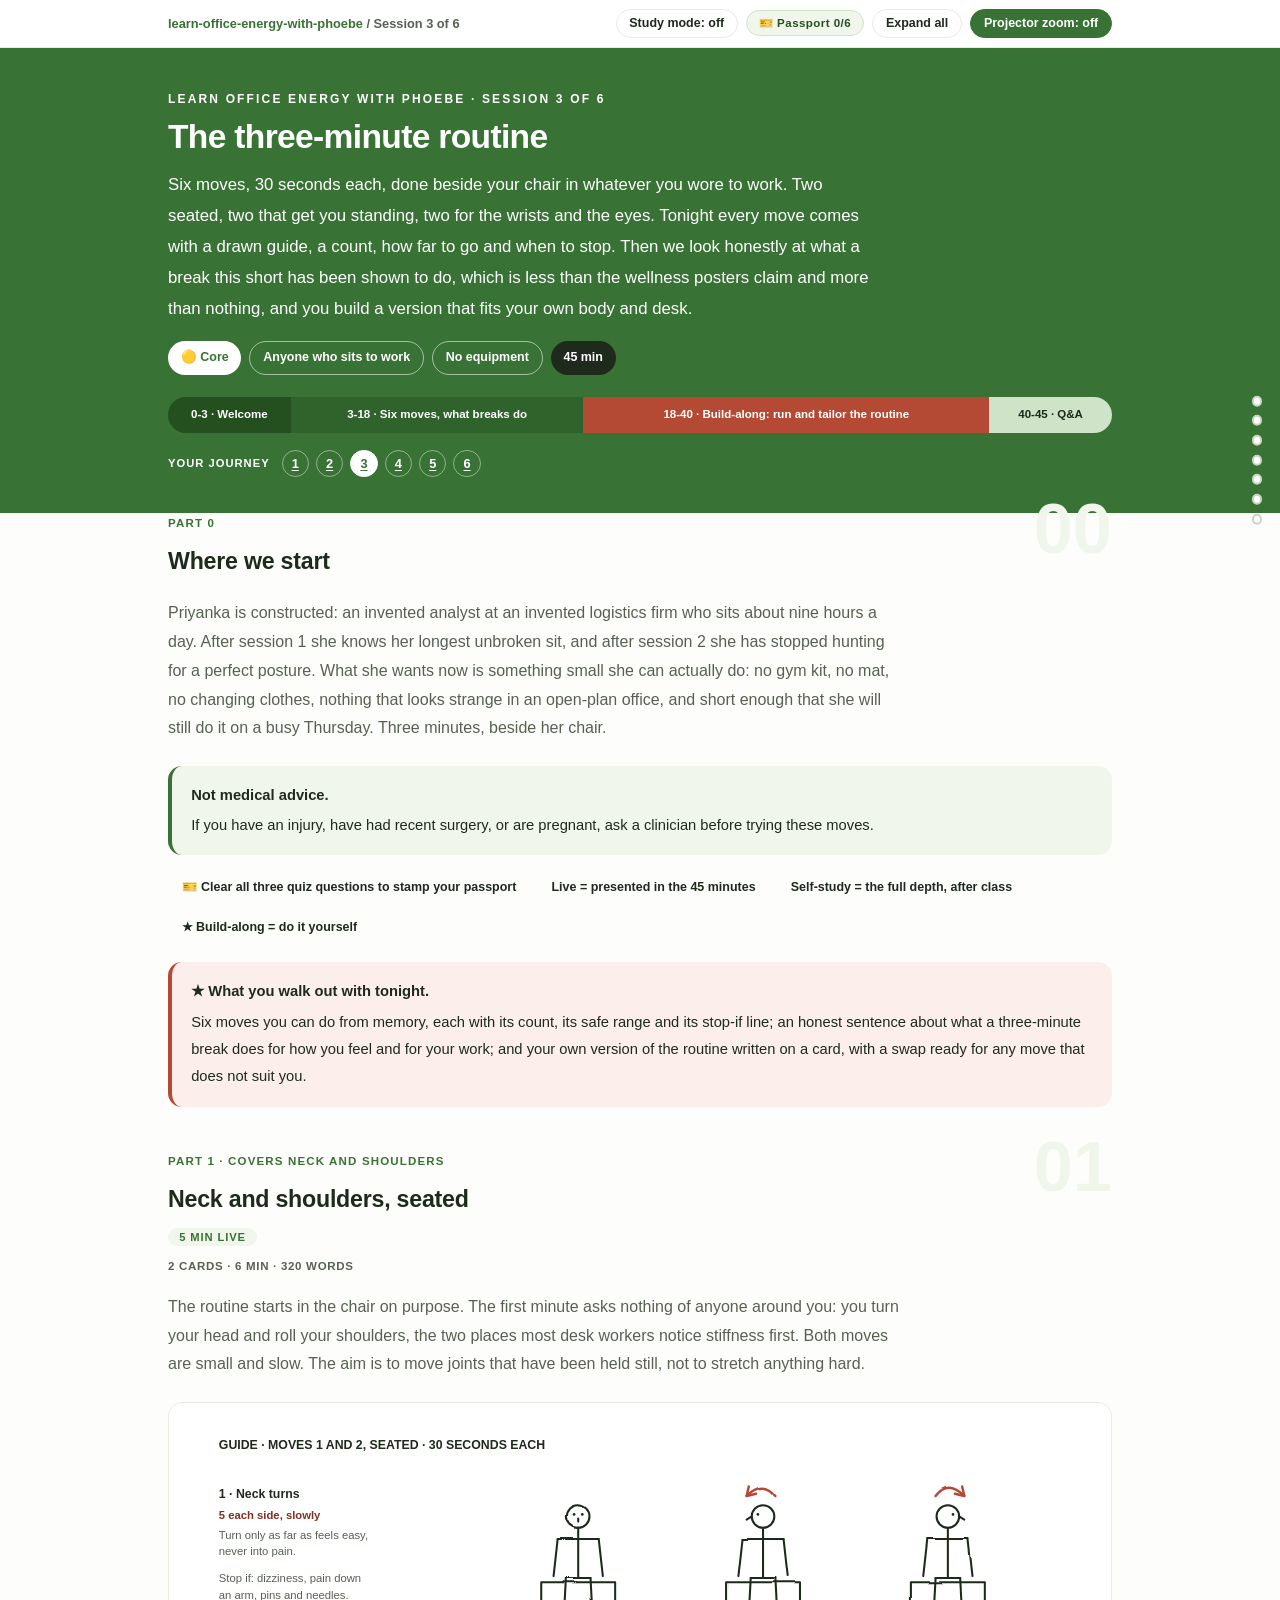
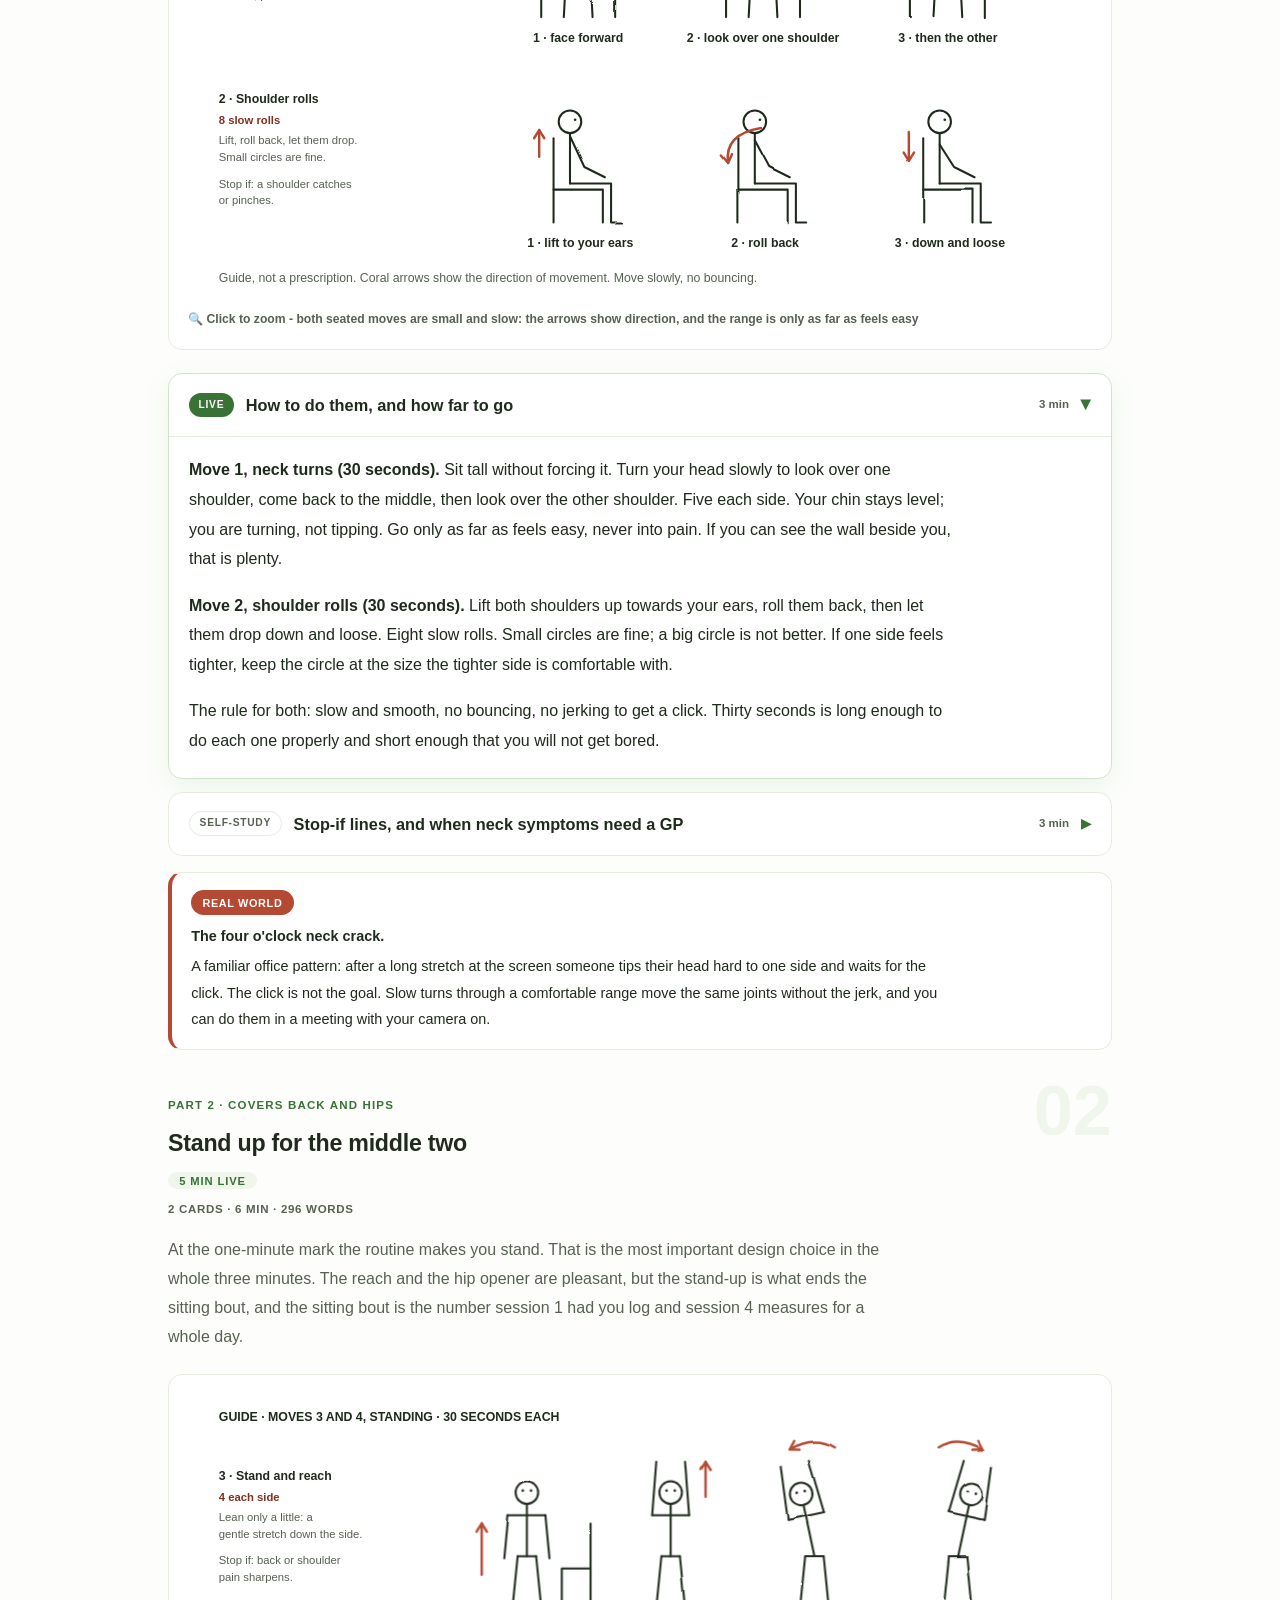
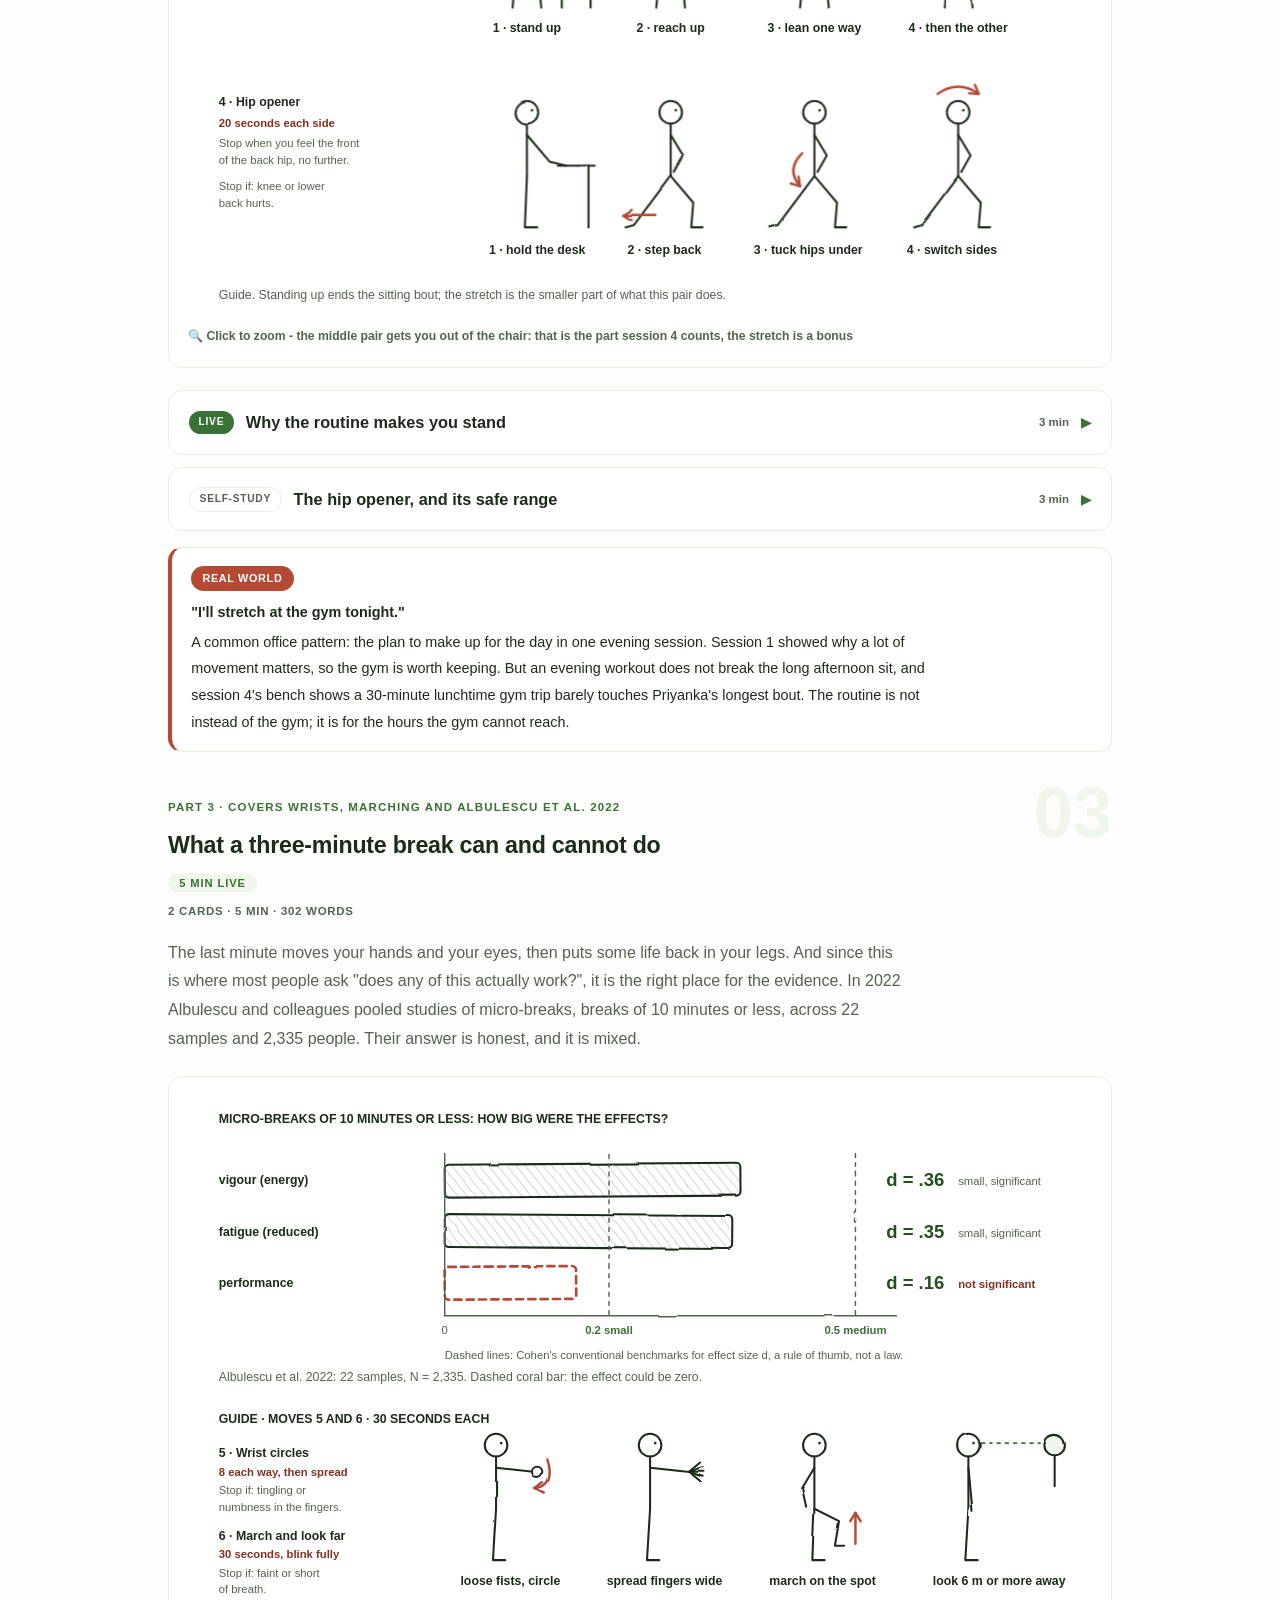
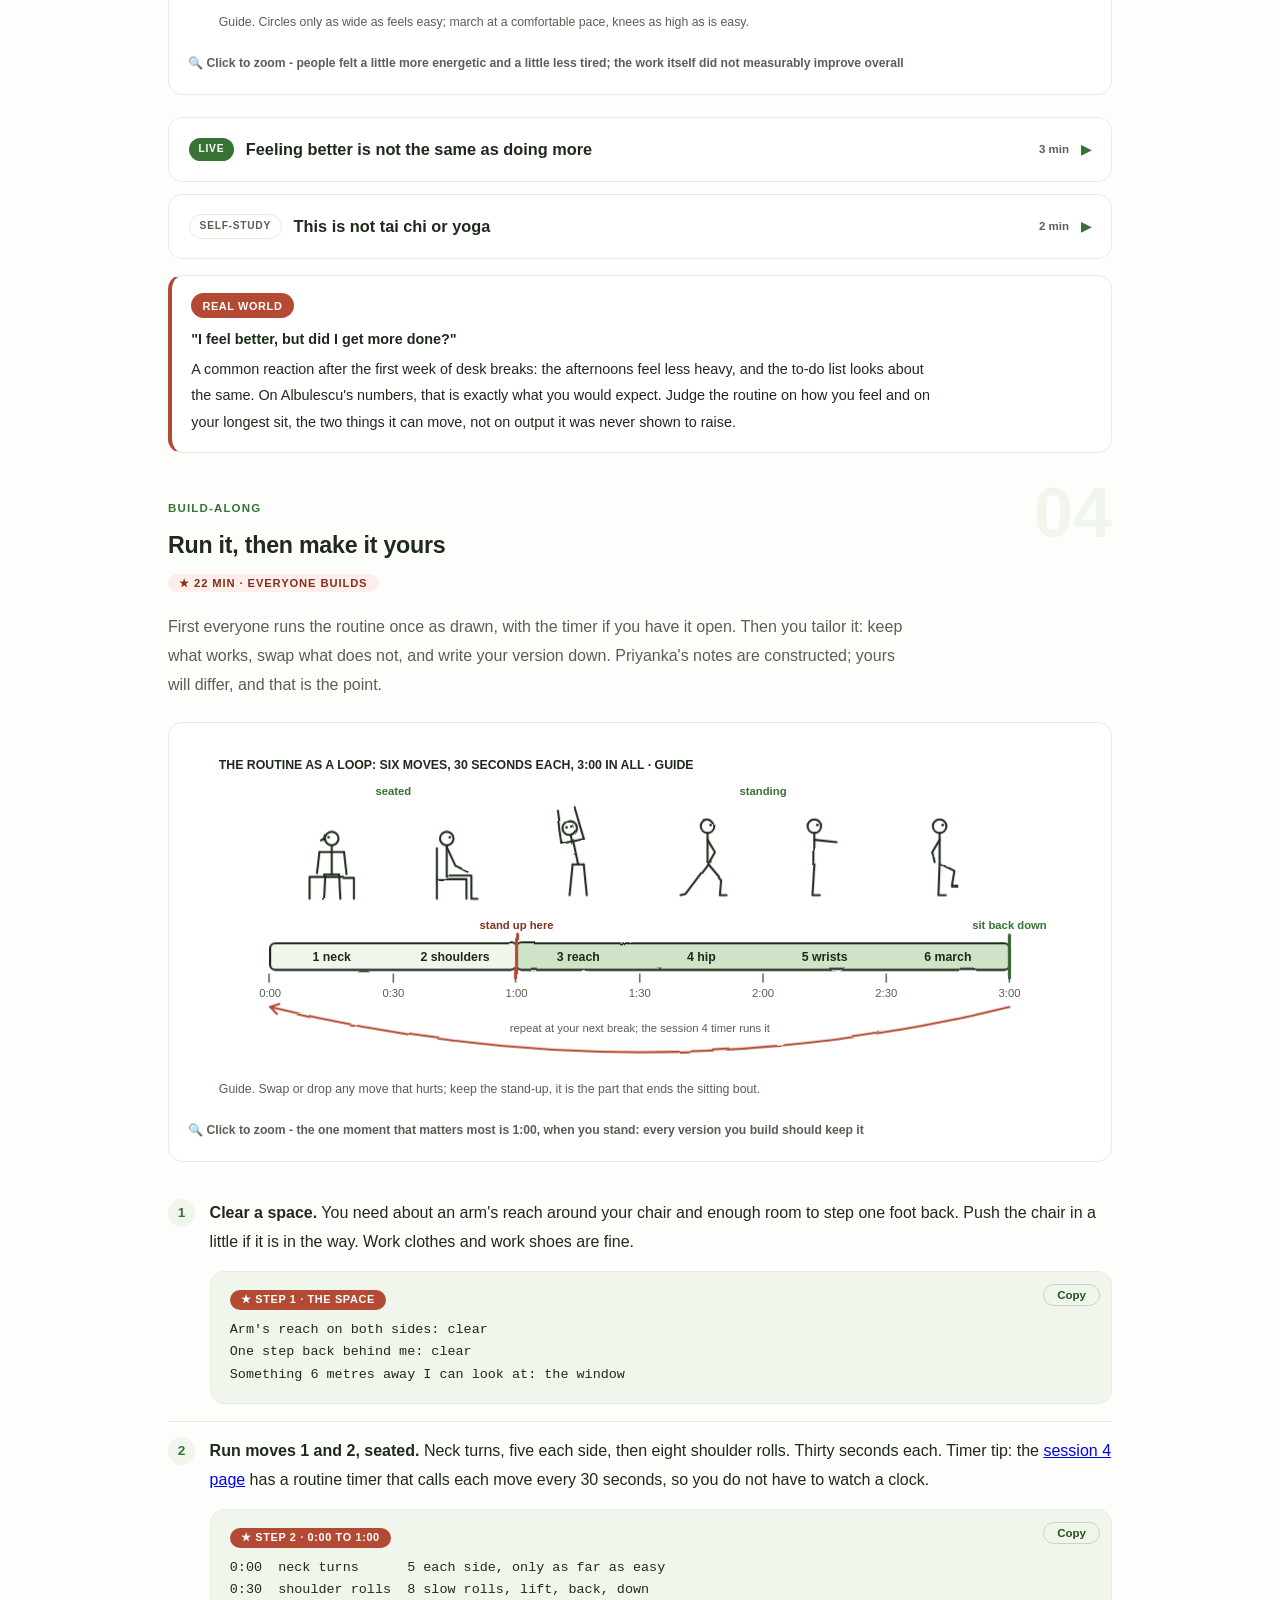
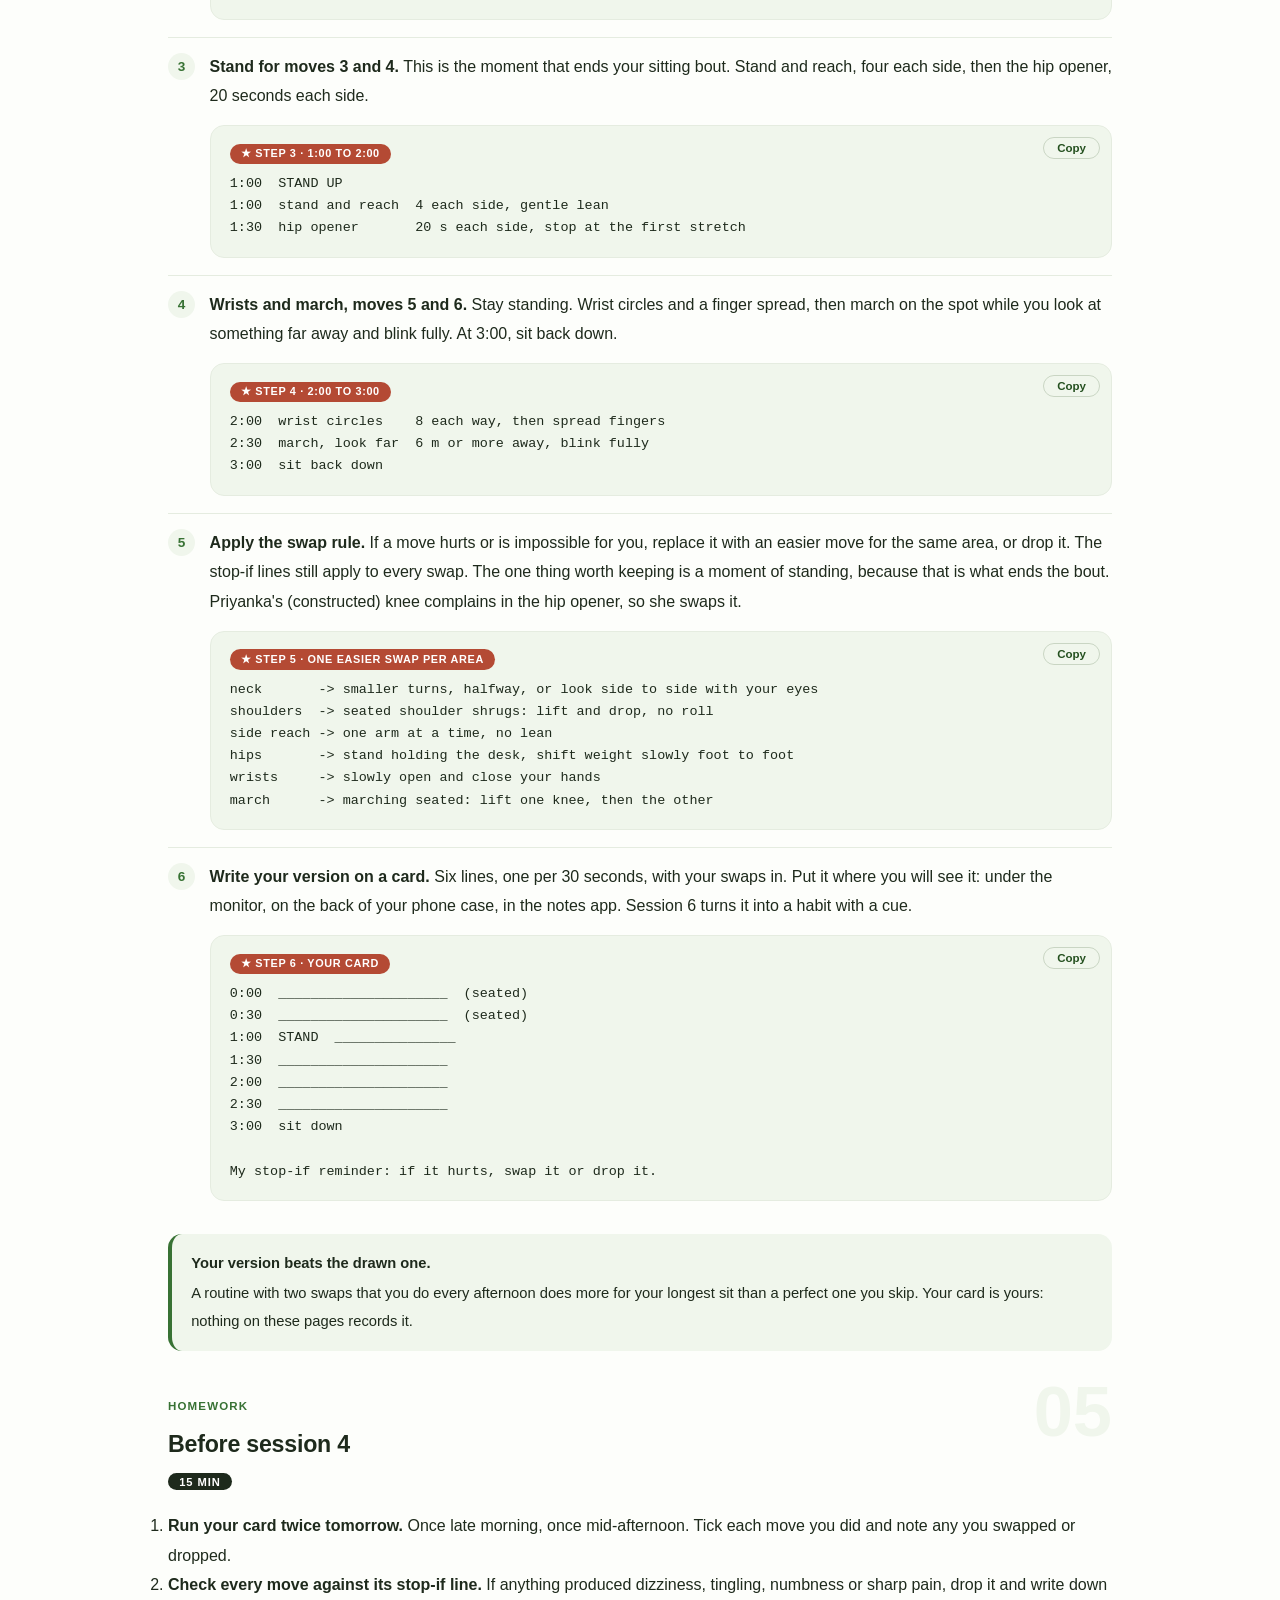
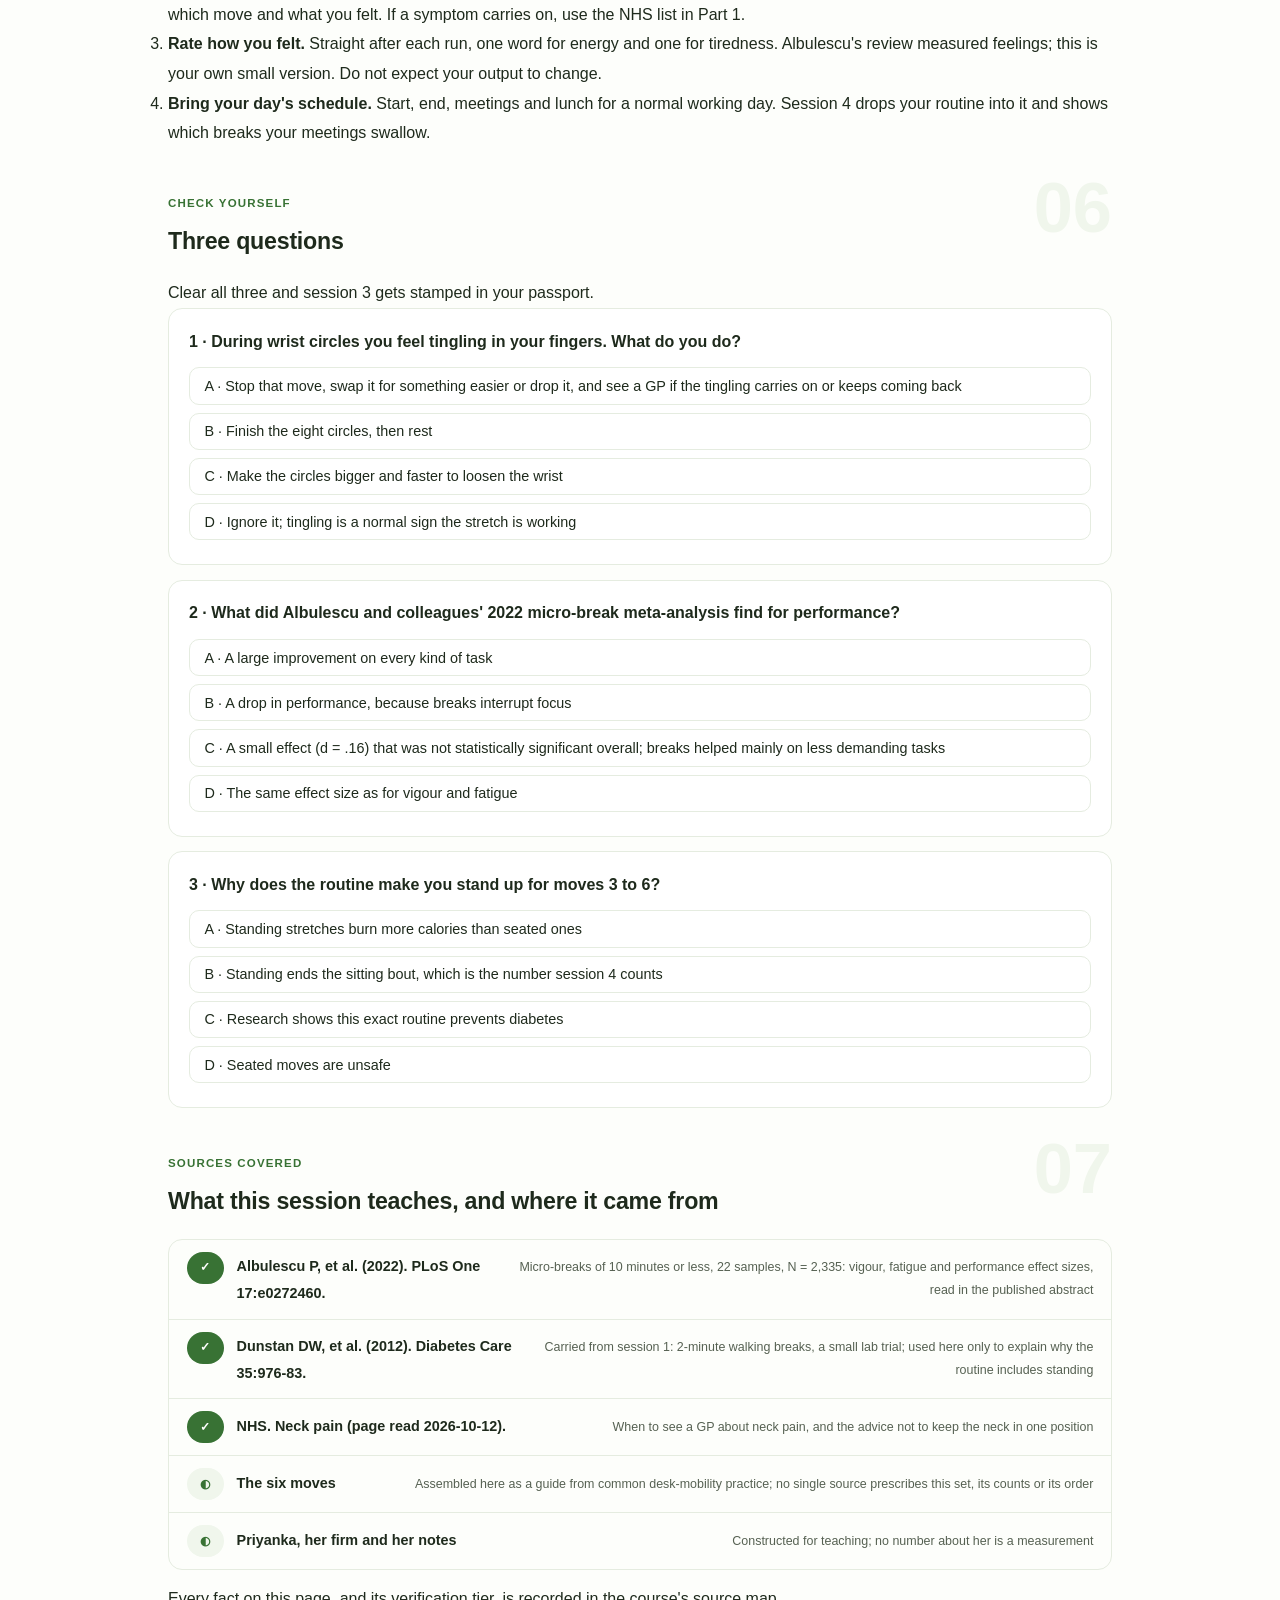
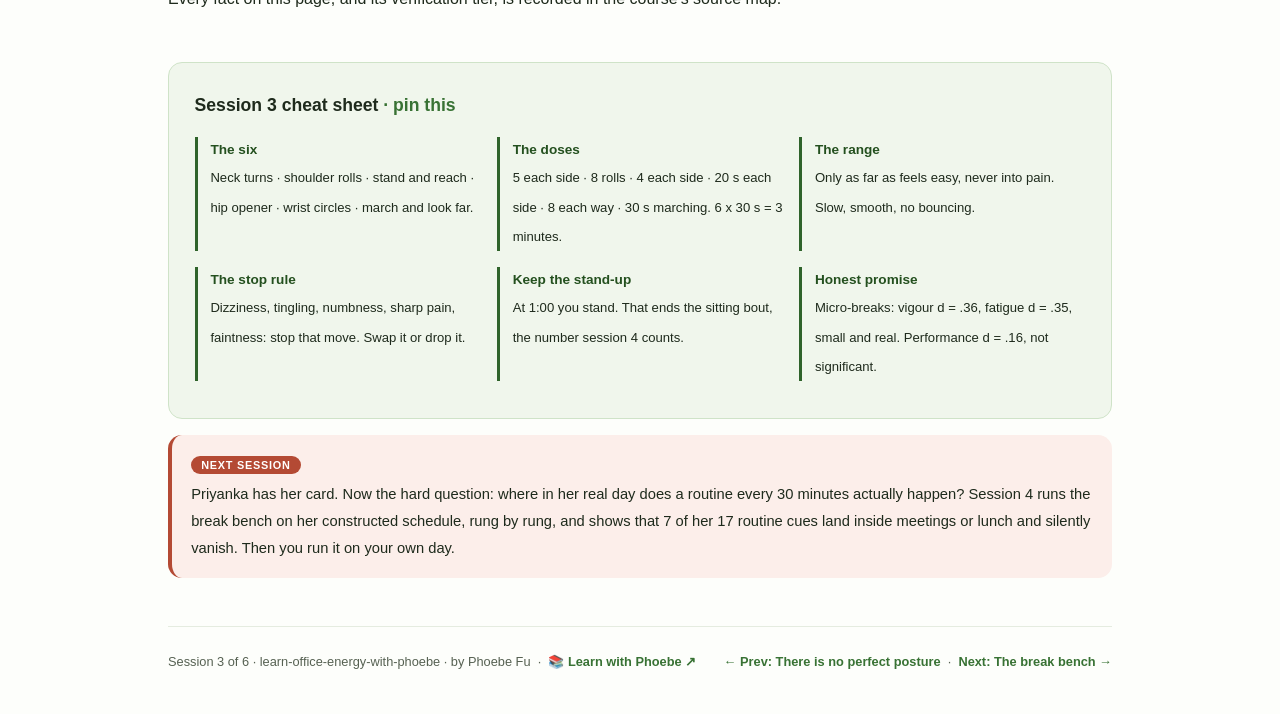
<file: courses/03-three-minute-routine.html>
<!DOCTYPE html>
<html lang="en">
<head>
<meta charset="UTF-8">
<meta name="viewport" content="width=device-width, initial-scale=1.0">
<!-- social:start -->
<meta name="description" content="Session 3 of 6. Six desk moves, 30 seconds each, three minutes in all: neck turns, shoulder rolls, stand and reach, hip opener, wrist circles, march and look far. Every move with a drawn guide, a safe range and a stop-if line, plus what the micro-break evidence can and cannot promise.">
<meta property="og:type" content="article">
<meta property="og:site_name" content="Learn with Phoebe">
<meta property="og:title" content="The three-minute routine - learn office energy with phoebe">
<meta property="og:description" content="Session 3 of 6. Six moves you can do beside your chair in work clothes, each with a guide, a safe range and a stop-if line. Then tailor your own version.">
<meta property="og:url" content="https://phoebefu6.github.io/learn-office-energy-with-phoebe/courses/03-three-minute-routine.html">
<meta property="og:image" content="https://phoebefu6.github.io/learn-office-energy-with-phoebe/assets/og-cover.png">
<meta property="og:image:width" content="1200">
<meta property="og:image:height" content="630">
<meta name="twitter:card" content="summary_large_image">
<meta name="twitter:title" content="The three-minute routine - learn office energy with phoebe">
<meta name="twitter:description" content="Session 3 of 6. Six desk moves in three minutes, with honest evidence on what a short break does.">
<meta name="twitter:image" content="https://phoebefu6.github.io/learn-office-energy-with-phoebe/assets/og-cover.png">
<!-- social:end -->
<title>Session 3 · The three-minute routine - learn office energy with phoebe</title>
<link rel="stylesheet" href="../assets/style.css?v=3">
</head>
<body>

<div class="toolbar">
  <div class="wrap">
    <span class="crumb"><a href="../index.html">learn-office-energy-with-phoebe</a> / Session 3 of 6</span>
    <button class="btn" id="toggle-all" type="button">Expand all</button>
    <button class="btn primary" id="zoom-toggle" type="button">Projector zoom: off</button>
  </div>
</div>

<header class="masthead">
  <div class="wrap">
    <div class="eyebrow">Learn Office Energy with Phoebe · Session 3 of 6</div>
    <h1>The <span class="accent">three-minute</span> routine</h1>
    <p class="sub">Six moves, 30 seconds each, done beside your chair in whatever you wore to work. Two seated, two that get you standing, two for the wrists and the eyes. Tonight every move comes with a drawn guide, a count, how far to go and when to stop. Then we look honestly at what a break this short has been shown to do, which is less than the wellness posters claim and more than nothing, and you build a version that fits your own body and desk.</p>
    <div class="chip-row">
      <span class="chip level">🟡 Core</span>
      <span class="chip audience">Anyone who sits to work</span>
      <span class="chip audience">No equipment</span>
      <span class="chip time">45 min</span>
    </div>
    <div class="agenda">
      <span class="a1" style="flex:2">0-3 · Welcome</span>
      <span class="a2" style="flex:5">3-18 · Six moves, what breaks do</span>
      <span class="a3" style="flex:7">18-40 · Build-along: run and tailor the routine</span>
      <span class="a4" style="flex:2">40-45 · Q&amp;A</span>
    </div>
  </div>
</header>

<main class="wrap">

  <section class="section" id="intro">
    <div class="section-kicker">
      <span class="klabel">Part 0</span>
      <h2>Where we start</h2>
    </div>
    <p class="lede">Priyanka is constructed: an invented analyst at an invented logistics firm who sits about nine hours a day. After session 1 she knows her longest unbroken sit, and after session 2 she has stopped hunting for a perfect posture. What she wants now is something small she can actually do: no gym kit, no mat, no changing clothes, nothing that looks strange in an open-plan office, and short enough that she will still do it on a busy Thursday. Three minutes, beside her chair.</p>

    <div class="callout tip">
      <p><strong>Not medical advice.</strong> If you have an injury, have had recent surgery, or are pregnant, ask a clinician before trying these moves.</p>
    </div>

    <div class="legend">
      <span class="pill">🎫 Clear all three quiz questions to stamp your passport</span>
      <span class="pill">Live = presented in the 45 minutes</span>
      <span class="pill">Self-study = the full depth, after class</span>
      <span class="pill">★ Build-along = do it yourself</span>
    </div>

    <div class="callout win">
      <p><strong>★ What you walk out with tonight.</strong> Six moves you can do from memory, each with its count, its safe range and its stop-if line; an honest sentence about what a three-minute break does for how you feel and for your work; and your own version of the routine written on a card, with a swap ready for any move that does not suit you.</p>
    </div>
  </section>

  <section class="section" id="part-1">
    <div class="section-kicker">
      <span class="klabel">Part 1 · covers neck and shoulders</span>
      <h2>Neck and shoulders, seated</h2>
      <span class="tag concept">5 min live</span>
    </div>
    <p class="lede">The routine starts in the chair on purpose. The first minute asks nothing of anyone around you: you turn your head and roll your shoulders, the two places most desk workers notice stiffness first. Both moves are small and slow. The aim is to move joints that have been held still, not to stretch anything hard.</p>

    <figure class="zoomable">
      <svg viewBox="0 0 880 464" xmlns="http://www.w3.org/2000/svg" role="img" aria-label="Stick-figure guide for two seated moves. Neck turns: face forward, look over one shoulder, then the other, 5 each side, turning only as far as feels easy; stop if dizzy, pain down an arm, or pins and needles. Shoulder rolls: lift shoulders to ears, roll back, let them drop, 8 slow rolls; stop if a shoulder catches or pinches.">
        <defs>
          <filter id="f3aSk" x="-3%" y="-3%" width="106%" height="106%"><feTurbulence type="fractalNoise" baseFrequency="0.02" numOctaves="2" seed="53" result="n"/><feDisplacementMap in="SourceGraphic" in2="n" scale="2.4" xChannelSelector="R" yChannelSelector="G"/></filter>
        </defs>
        <style>
          .f3aH { font: 800 12px Inter, sans-serif; fill: #1E2A1C; }
          .f3aL { font: 600 12px Inter, sans-serif; fill: #1E2A1C; }
          .f3aS { font: 400 11px Inter, sans-serif; fill: #566152; }
          .f3aB { font: 800 11px Inter, sans-serif; fill: #82301F; }
          .f3aV { font: 800 18px Inter, sans-serif; fill: #24501F; }
          .f3aA { font: 700 11px Inter, sans-serif; fill: #387234; }
          .f3aN { font: 400 12px Inter, sans-serif; fill: #566152; }
        </style>

        <text class="f3aH" x="30" y="26">GUIDE · MOVES 1 AND 2, SEATED · 30 SECONDS EACH</text>

        <g filter="url(#f3aSk)" fill="none" stroke="#1E2A1C" stroke-width="2" stroke-linecap="round" stroke-linejoin="round">
          <circle cx="380" cy="92" r="11.0" fill="#FFFFFF"/>
          <path d="M380 103 L380 152"/>
          <path d="M360 114 L400 114"/>
          <path d="M360 114 L356 150"/>
          <path d="M400 114 L404 150"/>
          <path d="M368 152 L392 152"/>
          <path d="M368 152 L366 190"/>
          <path d="M392 152 L394 190"/>
          <path d="M344 190 L344 156 L416 156 L416 190"/>
          <circle cx="376" cy="90" r="1.3" fill="#1E2A1C" stroke="none"/>
          <circle cx="384" cy="90" r="1.3" fill="#1E2A1C" stroke="none"/>
          <path d="M380 94 L380 97"/>
          <circle cx="560" cy="92" r="11.0" fill="#FFFFFF"/>
          <path d="M560 103 L560 152"/>
          <path d="M540 114 L580 114"/>
          <path d="M540 114 L536 150"/>
          <path d="M580 114 L584 150"/>
          <path d="M548 152 L572 152"/>
          <path d="M548 152 L546 190"/>
          <path d="M572 152 L574 190"/>
          <path d="M524 190 L524 156 L596 156 L596 190"/>
          <circle cx="555" cy="90" r="1.3" fill="#1E2A1C" stroke="none"/>
          <path d="M549 92 L544 95"/>
          <path d="M572 72 Q560 56 544 72" stroke="#B44A34" stroke-width="2.4"/><path d="M546.1 62.8 L544 72 L553.2 69.9" stroke="#B44A34" stroke-width="2.4"/>
          <circle cx="740" cy="92" r="11.0" fill="#FFFFFF"/>
          <path d="M740 103 L740 152"/>
          <path d="M720 114 L760 114"/>
          <path d="M720 114 L716 150"/>
          <path d="M760 114 L764 150"/>
          <path d="M728 152 L752 152"/>
          <path d="M728 152 L726 190"/>
          <path d="M752 152 L754 190"/>
          <path d="M704 190 L704 156 L776 156 L776 190"/>
          <circle cx="745" cy="90" r="1.3" fill="#1E2A1C" stroke="none"/>
          <path d="M751 92 L756 95"/>
          <path d="M728 72 Q740 56 756 72" stroke="#B44A34" stroke-width="2.4"/><path d="M746.8 69.9 L756 72 L753.9 62.8" stroke="#B44A34" stroke-width="2.4"/>
          <circle cx="372" cy="292" r="11.0" fill="#FFFFFF"/>
          <path d="M372 303 L372 352"/>
          <path d="M372 306 L386 336 L406 346"/>
          <path d="M372 352 L412 352 L412 390 L422 390"/>
          <path d="M356 308 L356 390"/>
          <path d="M356 358 L404 358 L404 390"/>
          <circle cx="377" cy="290" r="1.3" fill="#1E2A1C" stroke="none"/>
          <path d="M342 326 Q342 313 342 300" stroke="#B44A34" stroke-width="2.4"/><path d="M347.0 308.0 L342 300 L337.0 308.0" stroke="#B44A34" stroke-width="2.4"/>
          <circle cx="552" cy="292" r="11.0" fill="#FFFFFF"/>
          <path d="M552 303 L552 352"/>
          <path d="M552 310 L566 336 L586 346"/>
          <path d="M552 352 L592 352 L592 390 L602 390"/>
          <path d="M536 308 L536 390"/>
          <path d="M536 358 L584 358 L584 390"/>
          <circle cx="557" cy="290" r="1.3" fill="#1E2A1C" stroke="none"/>
          <path d="M558 298 Q522 304 526 332" stroke="#B44A34" stroke-width="2.4"/><path d="M519.9 324.8 L526 332 L529.8 323.4" stroke="#B44A34" stroke-width="2.4"/>
          <circle cx="732" cy="292" r="11.0" fill="#FFFFFF"/>
          <path d="M732 303 L732 352"/>
          <path d="M732 314 L746 336 L766 346"/>
          <path d="M732 352 L772 352 L772 390 L782 390"/>
          <path d="M716 308 L716 390"/>
          <path d="M716 358 L764 358 L764 390"/>
          <circle cx="737" cy="290" r="1.3" fill="#1E2A1C" stroke="none"/>
          <path d="M702 302 Q702 316 702 330" stroke="#B44A34" stroke-width="2.4"/><path d="M697.0 322.0 L702 330 L707.0 322.0" stroke="#B44A34" stroke-width="2.4"/>
        </g>

        <text class="f3aL" x="30" y="74">1 · Neck turns</text>
        <text class="f3aB" x="30" y="94">5 each side, slowly</text>
        <text class="f3aS" x="30" y="114">Turn only as far as feels easy,</text>
        <text class="f3aS" x="30" y="130">never into pain.</text>
        <text class="f3aS" x="30" y="156">Stop if: dizziness, pain down</text>
        <text class="f3aS" x="30" y="172">an arm, pins and needles.</text>
        <text class="f3aL" x="380" y="214" text-anchor="middle">1 · face forward</text>
        <text class="f3aL" x="560" y="214" text-anchor="middle">2 · look over one shoulder</text>
        <text class="f3aL" x="740" y="214" text-anchor="middle">3 · then the other</text>
        <text class="f3aL" x="30" y="274">2 · Shoulder rolls</text>
        <text class="f3aB" x="30" y="294">8 slow rolls</text>
        <text class="f3aS" x="30" y="314">Lift, roll back, let them drop.</text>
        <text class="f3aS" x="30" y="330">Small circles are fine.</text>
        <text class="f3aS" x="30" y="356">Stop if: a shoulder catches</text>
        <text class="f3aS" x="30" y="372">or pinches.</text>
        <text class="f3aL" x="382" y="414" text-anchor="middle">1 · lift to your ears</text>
        <text class="f3aL" x="562" y="414" text-anchor="middle">2 · roll back</text>
        <text class="f3aL" x="742" y="414" text-anchor="middle">3 · down and loose</text>
        <text class="f3aN" x="30" y="448">Guide, not a prescription. Coral arrows show the direction of movement. Move slowly, no bouncing.</text>
      </svg>
      <figcaption>🔍 Click to zoom - both seated moves are small and slow: the arrows show direction, and the range is only as far as feels easy</figcaption>
    </figure>


    <details class="card" open>
      <summary><span class="mode live">Live</span>How to do them, and how far to go<span class="mini">3 min</span><span class="caret">▶</span></summary>
      <div class="body">
        <p><strong>Move 1, neck turns (30 seconds).</strong> Sit tall without forcing it. Turn your head slowly to look over one shoulder, come back to the middle, then look over the other shoulder. Five each side. Your chin stays level; you are turning, not tipping. Go only as far as feels easy, never into pain. If you can see the wall beside you, that is plenty.</p>
        <p><strong>Move 2, shoulder rolls (30 seconds).</strong> Lift both shoulders up towards your ears, roll them back, then let them drop down and loose. Eight slow rolls. Small circles are fine; a big circle is not better. If one side feels tighter, keep the circle at the size the tighter side is comfortable with.</p>
        <p>The rule for both: slow and smooth, no bouncing, no jerking to get a click. Thirty seconds is long enough to do each one properly and short enough that you will not get bored.</p>
      </div>
    </details>

    <details class="card">
      <summary><span class="mode self">Self-study</span>Stop-if lines, and when neck symptoms need a GP<span class="mini">3 min</span><span class="caret">▶</span></summary>
      <div class="body">
        <p><strong>Stop neck turns if</strong> you feel dizzy, get pain running down an arm, or get pins and needles. <strong>Stop shoulder rolls if</strong> a shoulder catches or pinches. Stopping means stopping that move for today, not pushing through to finish the count. Swap it for a smaller version or drop it; the build-along shows how.</p>
        <p>The NHS neck pain page says to see a GP if neck pain has not gone after a few weeks, if painkillers are not working, or if you have pins and needles or a cold arm. Those are the lines to know. A routine is not a treatment, and it is not a reason to wait if one of those applies to you.</p>
        <p>The same NHS page lists desk posture among common causes of neck pain and advises not keeping your neck in one position for a long time. Session 2 covered where physiotherapists disagree with the "sit upright" part. Both sides agree on the part this move works on: staying still for long stretches.</p>
      </div>
    </details>

    <div class="callout example">
      <span class="ex-pill">Real world</span>
      <p><strong>The four o'clock neck crack.</strong> A familiar office pattern: after a long stretch at the screen someone tips their head hard to one side and waits for the click. The click is not the goal. Slow turns through a comfortable range move the same joints without the jerk, and you can do them in a meeting with your camera on.</p>
    </div>
  </section>

  <section class="section" id="part-2">
    <div class="section-kicker">
      <span class="klabel">Part 2 · covers back and hips</span>
      <h2>Stand up for the middle two</h2>
      <span class="tag concept">5 min live</span>
    </div>
    <p class="lede">At the one-minute mark the routine makes you stand. That is the most important design choice in the whole three minutes. The reach and the hip opener are pleasant, but the stand-up is what ends the sitting bout, and the sitting bout is the number session 1 had you log and session 4 measures for a whole day.</p>

    <figure class="zoomable">
      <svg viewBox="0 0 880 508" xmlns="http://www.w3.org/2000/svg" role="img" aria-label="Stick-figure guide for two standing moves. Stand and reach: stand up, reach both arms up, lean gently one way then the other, 4 each side; stop if back or shoulder pain sharpens. Hip opener: hand on the desk, step one foot back, tuck the hips under until the front of the back hip stretches, 20 seconds each side; stop if knee or lower back hurts.">
        <defs>
          <filter id="f3bSk" x="-3%" y="-3%" width="106%" height="106%"><feTurbulence type="fractalNoise" baseFrequency="0.02" numOctaves="2" seed="61" result="n"/><feDisplacementMap in="SourceGraphic" in2="n" scale="2.4" xChannelSelector="R" yChannelSelector="G"/></filter>
        </defs>
        <style>
          .f3bH { font: 800 12px Inter, sans-serif; fill: #1E2A1C; }
          .f3bL { font: 600 12px Inter, sans-serif; fill: #1E2A1C; }
          .f3bS { font: 400 11px Inter, sans-serif; fill: #566152; }
          .f3bB { font: 800 11px Inter, sans-serif; fill: #82301F; }
          .f3bV { font: 800 18px Inter, sans-serif; fill: #24501F; }
          .f3bA { font: 700 11px Inter, sans-serif; fill: #387234; }
          .f3bN { font: 400 12px Inter, sans-serif; fill: #566152; }
        </style>

        <text class="f3bH" x="30" y="26">GUIDE · MOVES 3 AND 4, STANDING · 30 SECONDS EACH</text>

        <g filter="url(#f3bSk)" fill="none" stroke="#1E2A1C" stroke-width="2" stroke-linecap="round" stroke-linejoin="round">
          <circle cx="330" cy="96" r="11.0" fill="#FFFFFF"/>
          <path d="M330 107 L330 158"/>
          <path d="M312 118 L348 118"/>
          <circle cx="326" cy="94" r="1.3" fill="#1E2A1C" stroke="none"/>
          <circle cx="334" cy="94" r="1.3" fill="#1E2A1C" stroke="none"/>
          <path d="M312 118 L308 160"/>
          <path d="M348 118 L352 160"/>
          <path d="M321 158 L339 158"/>
          <path d="M321 158 L316 208"/>
          <path d="M339 158 L344 208"/>
          <path d="M286 176 Q286 151 286 126" stroke="#B44A34" stroke-width="2.4"/><path d="M291.0 134.0 L286 126 L281.0 134.0" stroke="#B44A34" stroke-width="2.4"/>
          <path d="M364 208 L364 170 L392 170 L392 208"/>
          <path d="M392 170 L392 126"/>
          <circle cx="470" cy="96" r="11.0" fill="#FFFFFF"/>
          <path d="M470 107 L470 158"/>
          <path d="M452 118 L488 118"/>
          <circle cx="466" cy="94" r="1.3" fill="#1E2A1C" stroke="none"/>
          <circle cx="474" cy="94" r="1.3" fill="#1E2A1C" stroke="none"/>
          <path d="M452 118 L456 66"/>
          <path d="M488 118 L484 66"/>
          <path d="M461 158 L479 158"/>
          <path d="M461 158 L456 208"/>
          <path d="M479 158 L484 208"/>
          <path d="M504 100 Q504 83 504 66" stroke="#B44A34" stroke-width="2.4"/><path d="M509.0 74.0 L504 66 L499.0 74.0" stroke="#B44A34" stroke-width="2.4"/>
          <g transform="rotate(-12 610 158)"><circle cx="610" cy="96" r="11.0" fill="#FFFFFF"/><path d="M610 107 L610 158"/><path d="M592 118 L628 118"/><circle cx="606" cy="94" r="1.3" fill="#1E2A1C" stroke="none"/><circle cx="614" cy="94" r="1.3" fill="#1E2A1C" stroke="none"/><path d="M592 118 L596 66"/><path d="M628 118 L624 66"/></g>
          <path d="M601 158 L619 158"/>
          <path d="M601 158 L596 208"/>
          <path d="M619 158 L624 208"/>
          <path d="M630 52 Q610 40 586 54" stroke="#B44A34" stroke-width="2.4"/><path d="M590.4 45.7 L586 54 L595.4 54.3" stroke="#B44A34" stroke-width="2.4"/>
          <g transform="rotate(12 750 158)"><circle cx="750" cy="96" r="11.0" fill="#FFFFFF"/><path d="M750 107 L750 158"/><path d="M732 118 L768 118"/><circle cx="746" cy="94" r="1.3" fill="#1E2A1C" stroke="none"/><circle cx="754" cy="94" r="1.3" fill="#1E2A1C" stroke="none"/><path d="M732 118 L736 66"/><path d="M768 118 L764 66"/></g>
          <path d="M741 158 L759 158"/>
          <path d="M741 158 L736 208"/>
          <path d="M759 158 L764 208"/>
          <path d="M730 52 Q750 40 774 54" stroke="#B44A34" stroke-width="2.4"/><path d="M764.6 54.3 L774 54 L769.6 45.7" stroke="#B44A34" stroke-width="2.4"/>
          <circle cx="330" cy="310" r="11.0" fill="#FFFFFF"/>
          <path d="M330 321 L330 372"/>
          <circle cx="335" cy="308" r="1.3" fill="#1E2A1C" stroke="none"/>
          <path d="M330 332 L352 358 L368 362"/>
          <path d="M330 372 L328 422 L340 422"/>
          <path d="M360 362 L396 362"/>
          <path d="M390 362 L390 422"/>
          <circle cx="470" cy="310" r="11.0" fill="#FFFFFF"/>
          <path d="M470 321 L470 372"/>
          <circle cx="475" cy="308" r="1.3" fill="#1E2A1C" stroke="none"/>
          <path d="M470 332 L482 352 L473 368"/>
          <path d="M470 372 L434 420 L426 422"/>
          <path d="M470 372 L492 398 L490 422 L501 422"/>
          <path d="M456 410 Q440 410 424 410" stroke="#B44A34" stroke-width="2.4"/><path d="M432.0 405.0 L424 410 L432.0 415.0" stroke="#B44A34" stroke-width="2.4"/>
          <circle cx="610" cy="310" r="11.0" fill="#FFFFFF"/>
          <path d="M610 321 L610 372"/>
          <circle cx="615" cy="308" r="1.3" fill="#1E2A1C" stroke="none"/>
          <path d="M610 332 L622 352 L613 368"/>
          <path d="M610 372 L574 420 L566 422"/>
          <path d="M610 372 L632 398 L630 422 L641 422"/>
          <path d="M598 350 Q582 366 596 382" stroke="#B44A34" stroke-width="2.4"/><path d="M587.0 379.3 L596 382 L594.5 372.7" stroke="#B44A34" stroke-width="2.4"/>
          <circle cx="750" cy="310" r="11.0" fill="#FFFFFF"/>
          <path d="M750 321 L750 372"/>
          <circle cx="755" cy="308" r="1.3" fill="#1E2A1C" stroke="none"/>
          <path d="M750 332 L762 352 L753 368"/>
          <path d="M750 372 L714 420 L706 422"/>
          <path d="M750 372 L772 398 L770 422 L781 422"/>
          <path d="M730 292 Q750 278 770 292" stroke="#B44A34" stroke-width="2.4"/><path d="M760.6 291.5 L770 292 L766.3 283.3" stroke="#B44A34" stroke-width="2.4"/>
        </g>

        <text class="f3bL" x="30" y="84">3 · Stand and reach</text>
        <text class="f3bB" x="30" y="104">4 each side</text>
        <text class="f3bS" x="30" y="124">Lean only a little: a</text>
        <text class="f3bS" x="30" y="140">gentle stretch down the side.</text>
        <text class="f3bS" x="30" y="166">Stop if: back or shoulder</text>
        <text class="f3bS" x="30" y="182">pain sharpens.</text>
        <text class="f3bL" x="330" y="232" text-anchor="middle">1 · stand up</text>
        <text class="f3bL" x="470" y="232" text-anchor="middle">2 · reach up</text>
        <text class="f3bL" x="610" y="232" text-anchor="middle">3 · lean one way</text>
        <text class="f3bL" x="750" y="232" text-anchor="middle">4 · then the other</text>
        <text class="f3bL" x="30" y="304">4 · Hip opener</text>
        <text class="f3bB" x="30" y="324">20 seconds each side</text>
        <text class="f3bS" x="30" y="344">Stop when you feel the front</text>
        <text class="f3bS" x="30" y="360">of the back hip, no further.</text>
        <text class="f3bS" x="30" y="386">Stop if: knee or lower</text>
        <text class="f3bS" x="30" y="402">back hurts.</text>
        <text class="f3bL" x="340" y="448" text-anchor="middle">1 · hold the desk</text>
        <text class="f3bL" x="464" y="448" text-anchor="middle">2 · step back</text>
        <text class="f3bL" x="604" y="448" text-anchor="middle">3 · tuck hips under</text>
        <text class="f3bL" x="744" y="448" text-anchor="middle">4 · switch sides</text>
        <text class="f3bN" x="30" y="492">Guide. Standing up ends the sitting bout; the stretch is the smaller part of what this pair does.</text>
      </svg>
      <figcaption>🔍 Click to zoom - the middle pair gets you out of the chair: that is the part session 4 counts, the stretch is a bonus</figcaption>
    </figure>


    <details class="card">
      <summary><span class="mode live">Live</span>Why the routine makes you stand<span class="mini">3 min</span><span class="caret">▶</span></summary>
      <div class="body">
        <p><strong>Move 3, stand and reach (30 seconds).</strong> Stand up. Reach both arms up, then lean gently to one side and the other, four each side. Lean only a little: you want a mild stretch down the side of your body, not a deep bend.</p>
        <p>Here is why standing is in the middle. In session 1 we saw Dunstan and colleagues' 2012 lab trial, where 2-minute walks every 20 minutes lowered the glucose and insulin response after a drink compared with unbroken sitting. Those breaks were walking, not stretching, in 19 overweight adults over one five-hour session. So keep the claim modest: nobody has shown that this exact routine does what those walks did. What the routine does do, for certain, is end the sitting bout, because you cannot do moves 3 to 6 in a chair. Session 4's bench counts exactly that.</p>
      </div>
    </details>

    <details class="card">
      <summary><span class="mode self">Self-study</span>The hip opener, and its safe range<span class="mini">3 min</span><span class="caret">▶</span></summary>
      <div class="body">
        <p><strong>Move 4, hip opener (20 seconds each side).</strong> Hold the desk or chair back if you like. Step one foot back, keep both feet pointing forward, and tuck your hips under, as if bringing your tailbone down and forward, until you feel a stretch at the front of the back hip. Hold, then switch sides.</p>
        <p>The safe range is set by that feeling: stop at the first clear stretch in the front of the hip, no further. You do not need a deep lunge; a short step and the hip tuck do the work. <strong>Stop if</strong> your knee or lower back hurts.</p>
        <p>Why this one is here: the front of the hip is the part that sits folded all day. Whether stretching it changes anything long term is not something the evidence read for these pages can answer, so treat it as a move that feels good to many people, not as a fix.</p>
      </div>
    </details>

    <div class="callout example">
      <span class="ex-pill">Real world</span>
      <p><strong>"I'll stretch at the gym tonight."</strong> A common office pattern: the plan to make up for the day in one evening session. Session 1 showed why a lot of movement matters, so the gym is worth keeping. But an evening workout does not break the long afternoon sit, and session 4's bench shows a 30-minute lunchtime gym trip barely touches Priyanka's longest bout. The routine is not instead of the gym; it is for the hours the gym cannot reach.</p>
    </div>
  </section>

  <section class="section" id="part-3">
    <div class="section-kicker">
      <span class="klabel">Part 3 · covers wrists, marching and Albulescu et al. 2022</span>
      <h2>What a three-minute break can and cannot do</h2>
      <span class="tag concept">5 min live</span>
    </div>
    <p class="lede">The last minute moves your hands and your eyes, then puts some life back in your legs. And since this is where most people ask "does any of this actually work?", it is the right place for the evidence. In 2022 Albulescu and colleagues pooled studies of micro-breaks, breaks of 10 minutes or less, across 22 samples and 2,335 people. Their answer is honest, and it is mixed.</p>

    <figure class="zoomable">
      <svg viewBox="0 0 880 532" xmlns="http://www.w3.org/2000/svg" role="img" aria-label="Effect sizes from a meta-analysis of micro-breaks, Albulescu 2022, 22 samples, 2,335 people. Vigor d 0.36 and fatigue d 0.35, both small and significant. Performance d 0.16, not significant, drawn as a dashed hollow bar. Reference lines at 0.2 small and 0.5 medium, Cohen's conventional benchmarks. Below, a stick-figure guide for wrist circles, finger spreads, marching on the spot and looking at something at least 6 metres away.">
        <defs>
          <filter id="f3cSk" x="-3%" y="-3%" width="106%" height="106%"><feTurbulence type="fractalNoise" baseFrequency="0.02" numOctaves="2" seed="71" result="n"/><feDisplacementMap in="SourceGraphic" in2="n" scale="2.4" xChannelSelector="R" yChannelSelector="G"/></filter>
          <pattern id="f3cHc" patternUnits="userSpaceOnUse" width="7" height="7" patternTransform="rotate(-38)"><line x1="0" y1="0" x2="0" y2="7" stroke="#387234" stroke-width="1" opacity=".5"/></pattern>
        </defs>
        <style>
          .f3cH { font: 800 12px Inter, sans-serif; fill: #1E2A1C; }
          .f3cL { font: 600 12px Inter, sans-serif; fill: #1E2A1C; }
          .f3cS { font: 400 11px Inter, sans-serif; fill: #566152; }
          .f3cB { font: 800 11px Inter, sans-serif; fill: #82301F; }
          .f3cV { font: 800 18px Inter, sans-serif; fill: #24501F; }
          .f3cA { font: 700 11px Inter, sans-serif; fill: #387234; }
          .f3cN { font: 400 12px Inter, sans-serif; fill: #566152; }
        </style>

        <text class="f3cH" x="30" y="26">MICRO-BREAKS OF 10 MINUTES OR LESS: HOW BIG WERE THE EFFECTS?</text>

        <g filter="url(#f3cSk)" fill="none" stroke="#1E2A1C" stroke-width="2" stroke-linecap="round" stroke-linejoin="round">
          <rect x="250" y="66" width="288" height="32" rx="4" transform="rotate(-0.4 394 82)" fill="url(#f3cHc)"/>
          <rect x="250" y="116" width="280" height="32" rx="4" transform="rotate(0.4 390 132)" fill="url(#f3cHc)"/>
          <rect x="250" y="166" width="128" height="32" rx="4" transform="rotate(-0.4 314 182)" fill="#FFFFFF" stroke="#B44A34" stroke-width="2.6" stroke-dasharray="7 5"/>
          <path d="M410 56 L410 214" stroke="#566152" stroke-width="1.4" stroke-dasharray="4 5"/>
          <path d="M650 56 L650 214" stroke="#566152" stroke-width="1.4" stroke-dasharray="4 5"/>
          <path d="M250 56 L250 214" stroke="#566152" stroke-width="1.4"/>
          <path d="M250 214 L690 214" stroke="#566152" stroke-width="1.4"/>
          <circle cx="300" cy="340" r="11.0" fill="#FFFFFF"/>
          <path d="M300 351 L300 402"/>
          <circle cx="305" cy="338" r="1.3" fill="#1E2A1C" stroke="none"/>
          <path d="M300 362 L336 366"/>
          <path d="M300 402 L297 452 L309 452"/>
          <path d="M350 354 Q358 380 338 382" stroke="#B44A34" stroke-width="2.4"/><path d="M345.5 376.2 L338 382 L346.5 386.2" stroke="#B44A34" stroke-width="2.4"/>
          <circle cx="340" cy="366" r="5" fill="#FFFFFF"/>
          <circle cx="450" cy="340" r="11.0" fill="#FFFFFF"/>
          <path d="M450 351 L450 402"/>
          <circle cx="455" cy="338" r="1.3" fill="#1E2A1C" stroke="none"/>
          <path d="M450 362 L486 366"/>
          <path d="M450 402 L447 452 L459 452"/>
          <path d="M488 366 L498.7 357"/>
          <path d="M488 366 L501.2 361.2"/>
          <path d="M488 366 L502 366"/>
          <path d="M488 366 L501.2 370.8"/>
          <path d="M488 366 L498.7 375"/>
          <circle cx="610" cy="340" r="11.0" fill="#FFFFFF"/>
          <path d="M610 351 L610 402"/>
          <circle cx="615" cy="338" r="1.3" fill="#1E2A1C" stroke="none"/>
          <path d="M610 362 L598 382 L602 400"/>
          <path d="M610 402 L634 414 L630 438 L639 438"/>
          <path d="M610 402 L608 452 L620 452"/>
          <path d="M650 436 Q650 421 650 406" stroke="#B44A34" stroke-width="2.4"/><path d="M655.0 414.0 L650 406 L645.0 414.0" stroke="#B44A34" stroke-width="2.4"/>
          <circle cx="760" cy="340" r="11.0" fill="#FFFFFF"/>
          <path d="M760 351 L760 402"/>
          <circle cx="765" cy="338" r="1.3" fill="#1E2A1C" stroke="none"/>
          <path d="M760 362 L764 404"/>
          <path d="M760 402 L757 452 L769 452"/>
          <path d="M772 338 L830 338" stroke="#387234" stroke-width="1.6" stroke-dasharray="3 5"/>
          <path d="M844 380 L844 350"/>
          <circle cx="844" cy="340" r="10" fill="#F0F6EC"/>
        </g>

        <text class="f3cL" x="30" y="86">vigour (energy)</text>
        <text class="f3cL" x="30" y="136">fatigue (reduced)</text>
        <text class="f3cL" x="30" y="186">performance</text>
        <text class="f3cV" x="680" y="88">d = .36</text>
        <text class="f3cS" x="750" y="87">small, significant</text>
        <text class="f3cV" x="680" y="138">d = .35</text>
        <text class="f3cS" x="750" y="137">small, significant</text>
        <text class="f3cV" x="680" y="188">d = .16</text>
        <text class="f3cB" x="750" y="187">not significant</text>
        <text class="f3cS" x="250" y="232" text-anchor="middle">0</text>
        <text class="f3cA" x="410" y="232" text-anchor="middle">0.2 small</text>
        <text class="f3cA" x="650" y="232" text-anchor="middle">0.5 medium</text>
        <text class="f3cS" x="250" y="256">Dashed lines: Cohen's conventional benchmarks for effect size d, a rule of thumb, not a law.</text>
        <text class="f3cN" x="30" y="278">Albulescu et al. 2022: 22 samples, N = 2,335. Dashed coral bar: the effect could be zero.</text>
        <text class="f3cH" x="30" y="318">GUIDE · MOVES 5 AND 6 · 30 SECONDS EACH</text>
        <text class="f3cL" x="30" y="352">5 · Wrist circles</text>
        <text class="f3cB" x="30" y="370">8 each way, then spread</text>
        <text class="f3cS" x="30" y="388">Stop if: tingling or</text>
        <text class="f3cS" x="30" y="404">numbness in the fingers.</text>
        <text class="f3cL" x="30" y="432">6 · March and look far</text>
        <text class="f3cB" x="30" y="450">30 seconds, blink fully</text>
        <text class="f3cS" x="30" y="468">Stop if: faint or short</text>
        <text class="f3cS" x="30" y="484">of breath.</text>
        <text class="f3cL" x="314" y="476" text-anchor="middle">loose fists, circle</text>
        <text class="f3cL" x="464" y="476" text-anchor="middle">spread fingers wide</text>
        <text class="f3cL" x="618" y="476" text-anchor="middle">march on the spot</text>
        <text class="f3cL" x="790" y="476" text-anchor="middle">look 6 m or more away</text>
        <text class="f3cN" x="30" y="516">Guide. Circles only as wide as feels easy; march at a comfortable pace, knees as high as is easy.</text>
      </svg>
      <figcaption>🔍 Click to zoom - people felt a little more energetic and a little less tired; the work itself did not measurably improve overall</figcaption>
    </figure>


    <details class="card">
      <summary><span class="mode live">Live</span>Feeling better is not the same as doing more<span class="mini">3 min</span><span class="caret">▶</span></summary>
      <div class="body">
        <p>Micro-breaks raised vigour (an effect size of d = .36) and lowered fatigue (d = .35). Both were statistically significant and both were small: on Cohen's conventional benchmarks, 0.2 counts as small and 0.5 as medium. So people felt a bit more energetic and a bit less tired. That is a real result and worth having.</p>
        <p>Performance is the other story. Across all tasks the effect was d = .16 and not statistically significant, which means the pooled studies could not rule out no effect at all. Breaks did help performance on less cognitively demanding tasks, and longer breaks went with bigger performance gains. So the honest sentence is: a three-minute break is likely to make you feel a little better; it is not shown to make your analysis faster or sharper.</p>
        <p><strong>Moves 5 and 6.</strong> Wrist circles: make loose fists, circle your wrists eight times each way, then spread your fingers wide. Circles only as wide as feels easy. <strong>Stop if</strong> you get tingling or numbness in your fingers. March and look far: march on the spot at a comfortable pace, look at something at least 6 metres away, a window or the far end of the room, and blink fully. <strong>Stop if</strong> you feel faint or short of breath. Session 5 goes deeper on eyes and wrists.</p>
      </div>
    </details>

    <details class="card">
      <summary><span class="mode self">Self-study</span>This is not tai chi or yoga<span class="mini">2 min</span><span class="caret">▶</span></summary>
      <div class="body">
        <p>Six moves in three minutes is a break, not a practice. It borrows nothing from a tradition and claims nothing a tradition claims. If the routine makes you curious about slow, whole-body movement, the <a href="https://phoebefu6.github.io/learn-taichi-with-phoebe/">Tai Chi course</a> teaches it properly, with its own forms and history. If you want to understand stretching, poses and what yoga does and does not do, the <a href="https://phoebefu6.github.io/learn-yoga-theory-with-phoebe/">Yoga Theory course</a> covers that.</p>
        <p>Breathing techniques and the physiology of stress are a separate subject again; <a href="https://phoebefu6.github.io/learn-stress-control-with-phoebe/">Stress Control</a> owns them.</p>
      </div>
    </details>

    <div class="callout example">
      <span class="ex-pill">Real world</span>
      <p><strong>"I feel better, but did I get more done?"</strong> A common reaction after the first week of desk breaks: the afternoons feel less heavy, and the to-do list looks about the same. On Albulescu's numbers, that is exactly what you would expect. Judge the routine on how you feel and on your longest sit, the two things it can move, not on output it was never shown to raise.</p>
    </div>
  </section>

  <section class="section" id="demo-1">
    <div class="section-kicker">
      <span class="klabel">Build-along</span>
      <h2>Run it, then make it yours</h2>
      <span class="tag demo">★ 22 min · everyone builds</span>
    </div>
    <p class="lede">First everyone runs the routine once as drawn, with the timer if you have it open. Then you tailor it: keep what works, swap what does not, and write your version down. Priyanka's notes are constructed; yours will differ, and that is the point.</p>

    <figure class="zoomable">
      <svg viewBox="0 0 880 358" xmlns="http://www.w3.org/2000/svg" role="img" aria-label="Timeline of the three-minute routine from 0:00 to 3:00 with ticks every 30 seconds. 0:00 neck turns and 0:30 shoulder rolls are seated. At 1:00 you stand up, highlighted. 1:00 stand and reach, 1:30 hip opener, 2:00 wrist circles, 2:30 march and look far are standing. At 3:00 you sit back down, and an arrow loops back to the start for the next break.">
        <defs>
          <filter id="f3dSk" x="-3%" y="-3%" width="106%" height="106%"><feTurbulence type="fractalNoise" baseFrequency="0.02" numOctaves="2" seed="83" result="n"/><feDisplacementMap in="SourceGraphic" in2="n" scale="2.4" xChannelSelector="R" yChannelSelector="G"/></filter>
        </defs>
        <style>
          .f3dH { font: 800 12px Inter, sans-serif; fill: #1E2A1C; }
          .f3dL { font: 600 12px Inter, sans-serif; fill: #1E2A1C; }
          .f3dS { font: 400 11px Inter, sans-serif; fill: #566152; }
          .f3dB { font: 800 11px Inter, sans-serif; fill: #82301F; }
          .f3dV { font: 800 18px Inter, sans-serif; fill: #24501F; }
          .f3dA { font: 700 11px Inter, sans-serif; fill: #387234; }
          .f3dN { font: 400 12px Inter, sans-serif; fill: #566152; }
        </style>

        <text class="f3dH" x="30" y="26">THE ROUTINE AS A LOOP: SIX MOVES, 30 SECONDS EACH, 3:00 IN ALL · GUIDE</text>

        <g filter="url(#f3dSk)" fill="none" stroke="#1E2A1C" stroke-width="2" stroke-linecap="round" stroke-linejoin="round">
          <rect x="80" y="196" width="240" height="26" rx="5" fill="#F0F6EC"/>
          <rect x="320" y="196" width="480" height="26" rx="5" fill="#CFE3C8"/>
          <path d="M80 226 L80 234" stroke="#566152" stroke-width="1.4"/>
          <path d="M200 226 L200 234" stroke="#566152" stroke-width="1.4"/>
          <path d="M320 226 L320 234" stroke="#566152" stroke-width="1.4"/>
          <path d="M440 226 L440 234" stroke="#566152" stroke-width="1.4"/>
          <path d="M560 226 L560 234" stroke="#566152" stroke-width="1.4"/>
          <path d="M680 226 L680 234" stroke="#566152" stroke-width="1.4"/>
          <path d="M800 226 L800 234" stroke="#566152" stroke-width="1.4"/>
          <path d="M320 188 L320 230" stroke="#B44A34" stroke-width="3"/>
          <path d="M800 188 L800 230" stroke="#2F632B" stroke-width="3"/>
          <circle cx="140" cy="94" r="6.6" fill="#FFFFFF"/>
          <path d="M140 100.6 L140 130"/>
          <path d="M128 107.2 L152 107.2"/>
          <path d="M128 107.2 L125.6 128.8"/>
          <path d="M152 107.2 L154.4 128.8"/>
          <path d="M132.8 130 L147.2 130"/>
          <path d="M132.8 130 L131.6 152.8"/>
          <path d="M147.2 130 L148.4 152.8"/>
          <path d="M118.4 152.8 L118.4 132.4 L161.6 132.4 L161.6 152.8"/>
          <circle cx="137" cy="92.8" r="1.3" fill="#1E2A1C" stroke="none"/>
          <path d="M133.4 94 L130.4 95.8"/>
          <circle cx="252" cy="94" r="6.6" fill="#FFFFFF"/>
          <path d="M252 100.6 L252 130"/>
          <path d="M252 102.2 L260.4 120.4 L272.4 126.4"/>
          <path d="M252 130 L276 130 L276 152.8 L282 152.8"/>
          <path d="M242.4 103.6 L242.4 152.8"/>
          <path d="M242.4 133.6 L271.2 133.6 L271.2 152.8"/>
          <circle cx="255" cy="92.8" r="1.3" fill="#1E2A1C" stroke="none"/>
          <g transform="rotate(-12 380 119.2)"><circle cx="380" cy="82" r="6.6" fill="#FFFFFF"/><path d="M380 88.6 L380 119.2"/><path d="M369.2 95.2 L390.8 95.2"/><circle cx="377.6" cy="80.8" r="1.3" fill="#1E2A1C" stroke="none"/><circle cx="382.4" cy="80.8" r="1.3" fill="#1E2A1C" stroke="none"/><path d="M369.2 95.2 L371.6 64"/><path d="M390.8 95.2 L388.4 64"/></g>
          <path d="M374.6 119.2 L385.4 119.2"/>
          <path d="M374.6 119.2 L371.6 149.2"/>
          <path d="M385.4 119.2 L388.4 149.2"/>
          <circle cx="506" cy="82" r="6.6" fill="#FFFFFF"/>
          <path d="M506 88.6 L506 119.2"/>
          <circle cx="509" cy="80.8" r="1.3" fill="#1E2A1C" stroke="none"/>
          <path d="M506 95.2 L513.2 107.2 L507.8 116.8"/>
          <path d="M506 119.2 L484.4 148 L479.6 149.2"/>
          <path d="M506 119.2 L519.2 134.8 L518 149.2 L524.6 149.2"/>
          <circle cx="610" cy="82" r="6.6" fill="#FFFFFF"/>
          <path d="M610 88.6 L610 119.2"/>
          <circle cx="613" cy="80.8" r="1.3" fill="#1E2A1C" stroke="none"/>
          <path d="M610 95.2 L631.6 97.6"/>
          <path d="M610 119.2 L608.2 149.2 L615.4 149.2"/>
          <circle cx="732" cy="82" r="6.6" fill="#FFFFFF"/>
          <path d="M732 88.6 L732 119.2"/>
          <circle cx="735" cy="80.8" r="1.3" fill="#1E2A1C" stroke="none"/>
          <path d="M732 95.2 L724.8 107.2 L727.2 118"/>
          <path d="M732 119.2 L746.4 126.4 L744 140.8 L749.4 140.8"/>
          <path d="M732 119.2 L730.8 149.2 L738 149.2"/>
          <path d="M800 258 Q440 346 80 258" stroke="#B44A34" stroke-width="2"/><path d="M89.0 255.0 L80 258 L86.6 264.8" stroke="#B44A34" stroke-width="2"/>
        </g>

        <text class="f3dA" x="200" y="52" text-anchor="middle">seated</text>
        <text class="f3dA" x="560" y="52" text-anchor="middle">standing</text>
        <text class="f3dL" x="140" y="213" text-anchor="middle">1 neck</text>
        <text class="f3dL" x="260" y="213" text-anchor="middle">2 shoulders</text>
        <text class="f3dL" x="380" y="213" text-anchor="middle">3 reach</text>
        <text class="f3dL" x="500" y="213" text-anchor="middle">4 hip</text>
        <text class="f3dL" x="620" y="213" text-anchor="middle">5 wrists</text>
        <text class="f3dL" x="740" y="213" text-anchor="middle">6 march</text>
        <text class="f3dS" x="80" y="248" text-anchor="middle">0:00</text>
        <text class="f3dS" x="200" y="248" text-anchor="middle">0:30</text>
        <text class="f3dS" x="320" y="248" text-anchor="middle">1:00</text>
        <text class="f3dS" x="440" y="248" text-anchor="middle">1:30</text>
        <text class="f3dS" x="560" y="248" text-anchor="middle">2:00</text>
        <text class="f3dS" x="680" y="248" text-anchor="middle">2:30</text>
        <text class="f3dS" x="800" y="248" text-anchor="middle">3:00</text>
        <text class="f3dB" x="320" y="182" text-anchor="middle">stand up here</text>
        <text class="f3dA" x="800" y="182" text-anchor="middle">sit back down</text>
        <text class="f3dS" x="440" y="282" text-anchor="middle">repeat at your next break; the session 4 timer runs it</text>
        <text class="f3dN" x="30" y="342">Guide. Swap or drop any move that hurts; keep the stand-up, it is the part that ends the sitting bout.</text>
      </svg>
      <figcaption>🔍 Click to zoom - the one moment that matters most is 1:00, when you stand: every version you build should keep it</figcaption>
    </figure>


    <div class="steps">
      <div class="step">
        <p><strong>Clear a space.</strong> You need about an arm's reach around your chair and enough room to step one foot back. Push the chair in a little if it is in the way. Work clothes and work shoes are fine.</p>
        <div class="prompt-box good"><span class="label">★ Step 1 · the space</span>Arm's reach on both sides: clear
One step back behind me: clear
Something 6 metres away I can look at: the window</div>
      </div>
      <div class="step">
        <p><strong>Run moves 1 and 2, seated.</strong> Neck turns, five each side, then eight shoulder rolls. Thirty seconds each. Timer tip: the <a href="04-the-break-bench.html">session 4 page</a> has a routine timer that calls each move every 30 seconds, so you do not have to watch a clock.</p>
        <div class="prompt-box good"><span class="label">★ Step 2 · 0:00 to 1:00</span>0:00  neck turns      5 each side, only as far as easy
0:30  shoulder rolls  8 slow rolls, lift, back, down</div>
      </div>
      <div class="step">
        <p><strong>Stand for moves 3 and 4.</strong> This is the moment that ends your sitting bout. Stand and reach, four each side, then the hip opener, 20 seconds each side.</p>
        <div class="prompt-box good"><span class="label">★ Step 3 · 1:00 to 2:00</span>1:00  STAND UP
1:00  stand and reach  4 each side, gentle lean
1:30  hip opener       20 s each side, stop at the first stretch</div>
      </div>
      <div class="step">
        <p><strong>Wrists and march, moves 5 and 6.</strong> Stay standing. Wrist circles and a finger spread, then march on the spot while you look at something far away and blink fully. At 3:00, sit back down.</p>
        <div class="prompt-box good"><span class="label">★ Step 4 · 2:00 to 3:00</span>2:00  wrist circles    8 each way, then spread fingers
2:30  march, look far  6 m or more away, blink fully
3:00  sit back down</div>
      </div>
      <div class="step">
        <p><strong>Apply the swap rule.</strong> If a move hurts or is impossible for you, replace it with an easier move for the same area, or drop it. The stop-if lines still apply to every swap. The one thing worth keeping is a moment of standing, because that is what ends the bout. Priyanka's (constructed) knee complains in the hip opener, so she swaps it.</p>
        <div class="prompt-box good"><span class="label">★ Step 5 · one easier swap per area</span>neck       -&gt; smaller turns, halfway, or look side to side with your eyes
shoulders  -&gt; seated shoulder shrugs: lift and drop, no roll
side reach -&gt; one arm at a time, no lean
hips       -&gt; stand holding the desk, shift weight slowly foot to foot
wrists     -&gt; slowly open and close your hands
march      -&gt; marching seated: lift one knee, then the other</div>
      </div>
      <div class="step">
        <p><strong>Write your version on a card.</strong> Six lines, one per 30 seconds, with your swaps in. Put it where you will see it: under the monitor, on the back of your phone case, in the notes app. Session 6 turns it into a habit with a cue.</p>
        <div class="prompt-box good"><span class="label">★ Step 6 · your card</span>0:00  _____________________  (seated)
0:30  _____________________  (seated)
1:00  STAND  _______________
1:30  _____________________
2:00  _____________________
2:30  _____________________
3:00  sit down

My stop-if reminder: if it hurts, swap it or drop it.</div>
      </div>
    </div>

    <div class="callout tip">
      <p><strong>Your version beats the drawn one.</strong> A routine with two swaps that you do every afternoon does more for your longest sit than a perfect one you skip. Your card is yours: nothing on these pages records it.</p>
    </div>
  </section>

  <section class="section" id="exercise">
    <div class="section-kicker">
      <span class="klabel">Homework</span>
      <h2>Before session 4</h2>
      <span class="tag exercise">15 min</span>
    </div>
    <ol>
      <li><strong>Run your card twice tomorrow.</strong> Once late morning, once mid-afternoon. Tick each move you did and note any you swapped or dropped.</li>
      <li><strong>Check every move against its stop-if line.</strong> If anything produced dizziness, tingling, numbness or sharp pain, drop it and write down which move and what you felt. If a symptom carries on, use the NHS list in Part 1.</li>
      <li><strong>Rate how you felt.</strong> Straight after each run, one word for energy and one for tiredness. Albulescu's review measured feelings; this is your own small version. Do not expect your output to change.</li>
      <li><strong>Bring your day's schedule.</strong> Start, end, meetings and lunch for a normal working day. Session 4 drops your routine into it and shows which breaks your meetings swallow.</li>
    </ol>
  </section>

  <section class="section" id="quiz">
    <div class="section-kicker">
      <span class="klabel">Check yourself</span>
      <h2>Three questions</h2>
    </div>
    <p>Clear all three and session 3 gets stamped in your passport.</p>

    <div class="quiz-q" data-answer="0">
      <p class="qtext">1 · During wrist circles you feel tingling in your fingers. What do you do?</p>
      <button class="qopt" type="button">A · Stop that move, swap it for something easier or drop it, and see a GP if the tingling carries on or keeps coming back</button>
      <button class="qopt" type="button">B · Finish the eight circles, then rest</button>
      <button class="qopt" type="button">C · Make the circles bigger and faster to loosen the wrist</button>
      <button class="qopt" type="button">D · Ignore it; tingling is a normal sign the stretch is working</button>
      <p class="qwhy">Tingling or numbness in the fingers is the stop-if line for move 5. Stopping means stopping, not finishing the count. If symptoms persist, a professional should look, not a routine.</p>
    </div>

    <div class="quiz-q" data-answer="2">
      <p class="qtext">2 · What did Albulescu and colleagues' 2022 micro-break meta-analysis find for performance?</p>
      <button class="qopt" type="button">A · A large improvement on every kind of task</button>
      <button class="qopt" type="button">B · A drop in performance, because breaks interrupt focus</button>
      <button class="qopt" type="button">C · A small effect (d = .16) that was not statistically significant overall; breaks helped mainly on less demanding tasks</button>
      <button class="qopt" type="button">D · The same effect size as for vigour and fatigue</button>
      <p class="qwhy">Vigour (d = .36) and fatigue (d = .35) moved significantly, both small. Overall performance did not reach significance. Longer breaks went with bigger performance boosts.</p>
    </div>

    <div class="quiz-q" data-answer="1">
      <p class="qtext">3 · Why does the routine make you stand up for moves 3 to 6?</p>
      <button class="qopt" type="button">A · Standing stretches burn more calories than seated ones</button>
      <button class="qopt" type="button">B · Standing ends the sitting bout, which is the number session 4 counts</button>
      <button class="qopt" type="button">C · Research shows this exact routine prevents diabetes</button>
      <button class="qopt" type="button">D · Seated moves are unsafe</button>
      <p class="qwhy">The stand-up is what breaks the sit. Dunstan's lab trial used walking breaks, not this routine, so no disease claim follows; the routine's sure effect is ending the bout.</p>
    </div>

    <p class="quiz-score"></p>
  </section>

  <section class="section" id="official">
    <div class="section-kicker">
      <span class="klabel">Sources covered</span>
      <h2>What this session teaches, and where it came from</h2>
    </div>
    <div class="covered">
      <div class="covered-row"><span class="status pill solid">✓</span><span class="name">Albulescu P, et al. (2022). PLoS One 17:e0272460.</span><span class="note">Micro-breaks of 10 minutes or less, 22 samples, N = 2,335: vigour, fatigue and performance effect sizes, read in the published abstract</span></div>
      <div class="covered-row"><span class="status pill solid">✓</span><span class="name">Dunstan DW, et al. (2012). Diabetes Care 35:976-83.</span><span class="note">Carried from session 1: 2-minute walking breaks, a small lab trial; used here only to explain why the routine includes standing</span></div>
      <div class="covered-row"><span class="status pill solid">✓</span><span class="name">NHS. Neck pain (page read 2026-10-12).</span><span class="note">When to see a GP about neck pain, and the advice not to keep the neck in one position</span></div>
      <div class="covered-row"><span class="status pill light">◐</span><span class="name">The six moves</span><span class="note">Assembled here as a guide from common desk-mobility practice; no single source prescribes this set, its counts or its order</span></div>
      <div class="covered-row"><span class="status pill light">◐</span><span class="name">Priyanka, her firm and her notes</span><span class="note">Constructed for teaching; no number about her is a measurement</span></div>
    </div>
    <p class="mono" style="margin-top:14px">Every fact on this page, and its verification tier, is recorded in the course's source map.</p>
  </section>

  <section class="cheat" id="cheatsheet">
    <h3>Session 3 cheat sheet <span>· pin this</span></h3>
    <div class="grid-2">
      <div class="cheat-item"><b>The six</b><span>Neck turns · shoulder rolls · stand and reach · hip opener · wrist circles · march and look far.</span></div>
      <div class="cheat-item"><b>The doses</b><span>5 each side · 8 rolls · 4 each side · 20 s each side · 8 each way · 30 s marching. 6 x 30 s = 3 minutes.</span></div>
      <div class="cheat-item"><b>The range</b><span>Only as far as feels easy, never into pain. Slow, smooth, no bouncing.</span></div>
      <div class="cheat-item"><b>The stop rule</b><span>Dizziness, tingling, numbness, sharp pain, faintness: stop that move. Swap it or drop it.</span></div>
      <div class="cheat-item"><b>Keep the stand-up</b><span>At 1:00 you stand. That ends the sitting bout, the number session 4 counts.</span></div>
      <div class="cheat-item"><b>Honest promise</b><span>Micro-breaks: vigour d = .36, fatigue d = .35, small and real. Performance d = .16, not significant.</span></div>
    </div>
  </section>

  <div class="callout next">
    <span class="nx-pill">Next session</span>
    <p>Priyanka has her card. Now the hard question: where in her real day does a routine every 30 minutes actually happen? Session 4 runs the break bench on her constructed schedule, rung by rung, and shows that 7 of her 17 routine cues land inside meetings or lunch and silently vanish. Then you run it on your own day.</p>
  </div>

  <footer class="pagefoot">
    <span>Session 3 of 6 · learn-office-energy-with-phoebe · by Phoebe Fu &nbsp;·&nbsp; 📚 <a href="https://phoebefu6.github.io/learn-with-phoebe/">Learn with Phoebe ↗</a></span>
    <span><a href="02-no-perfect-posture.html">← Prev: There is no perfect posture</a> &nbsp;·&nbsp; <a href="04-the-break-bench.html">Next: The break bench →</a></span>
  </footer>

</main>

<script src="../assets/app.js?v=1"></script>
</body>
</html>
</file>
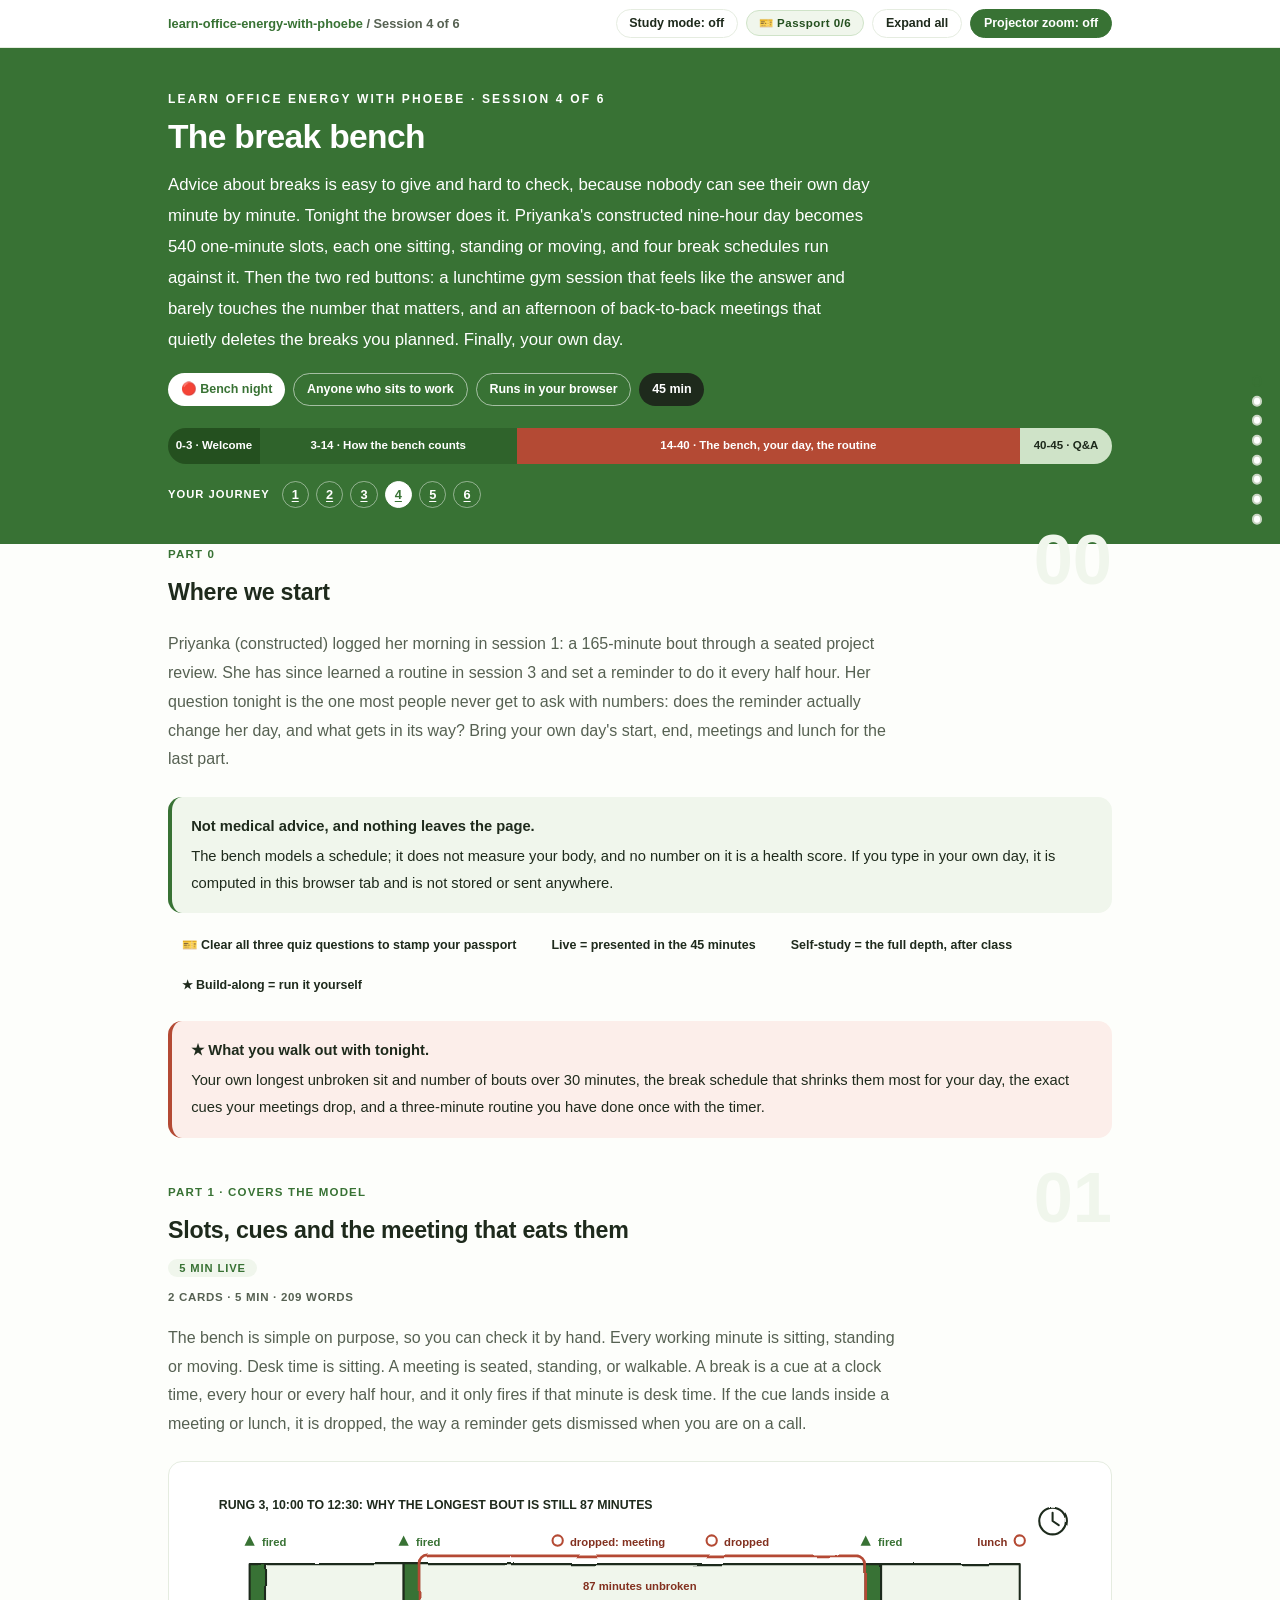
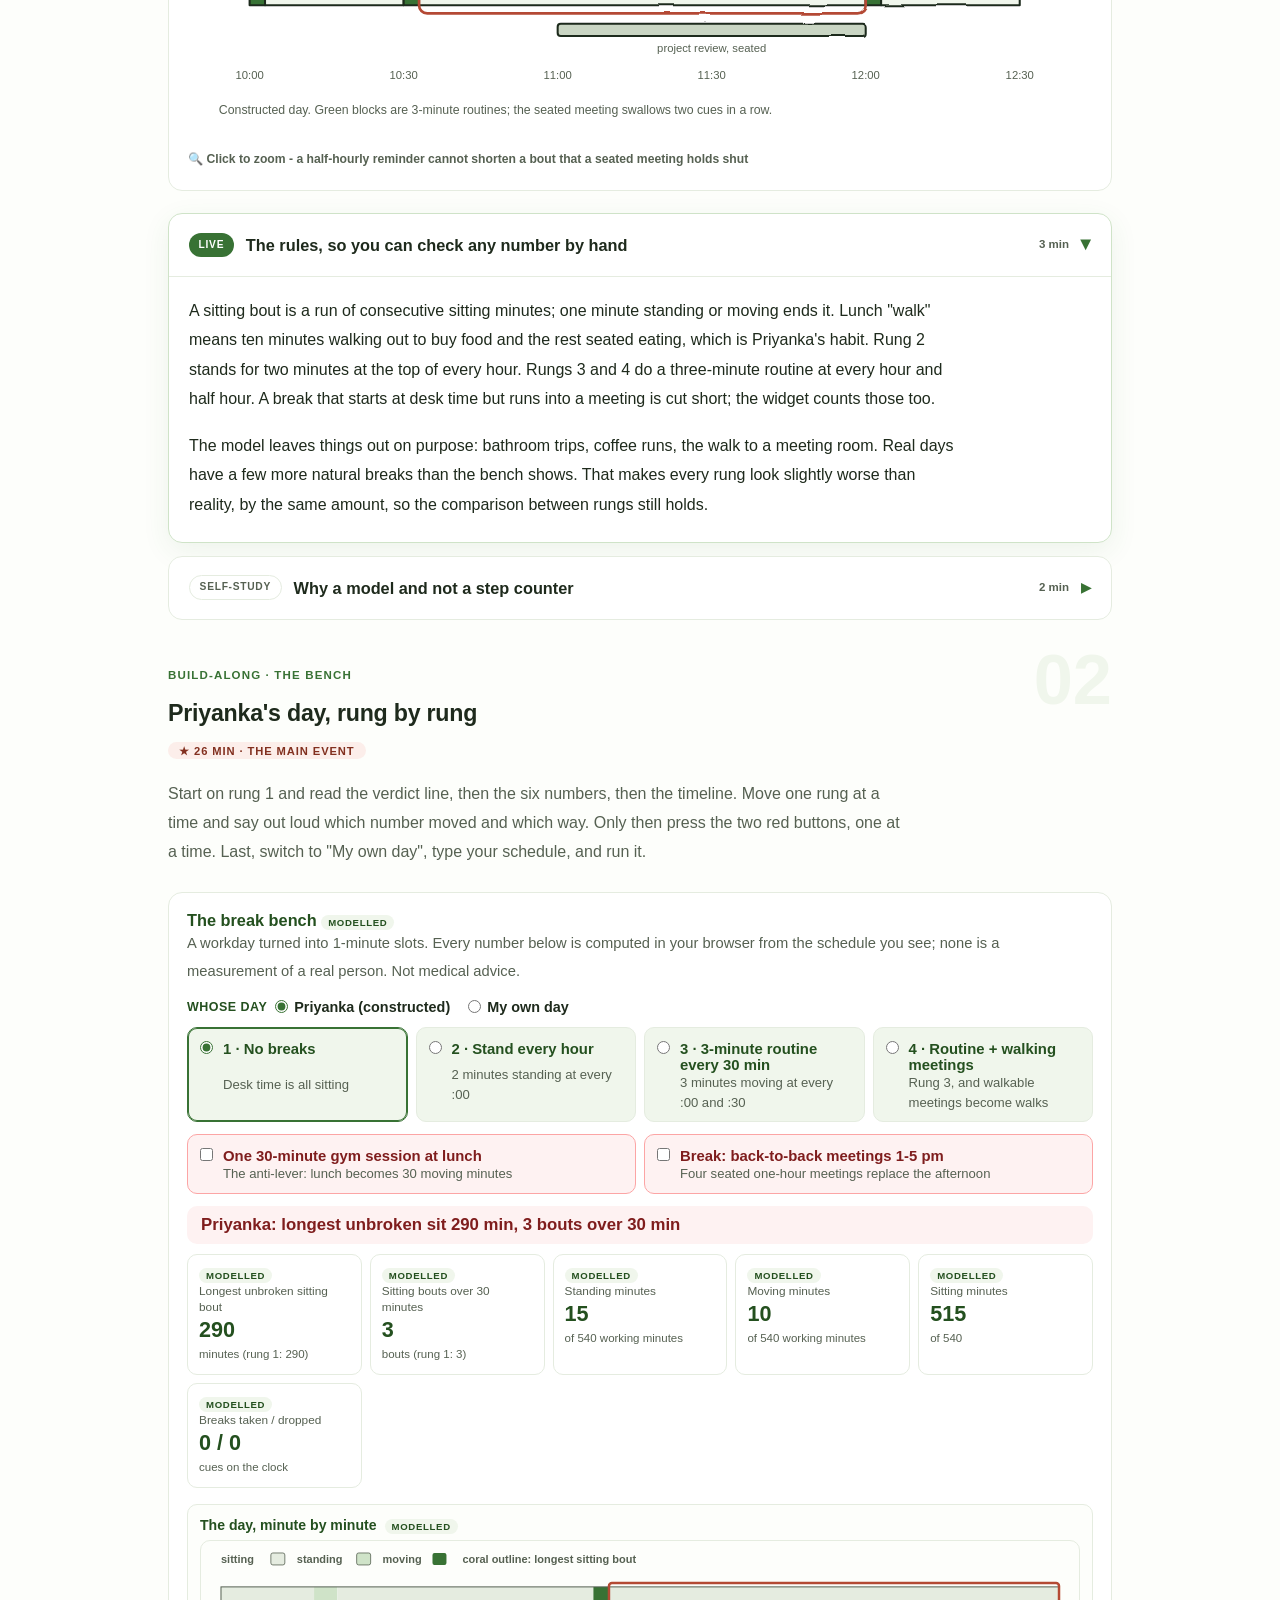
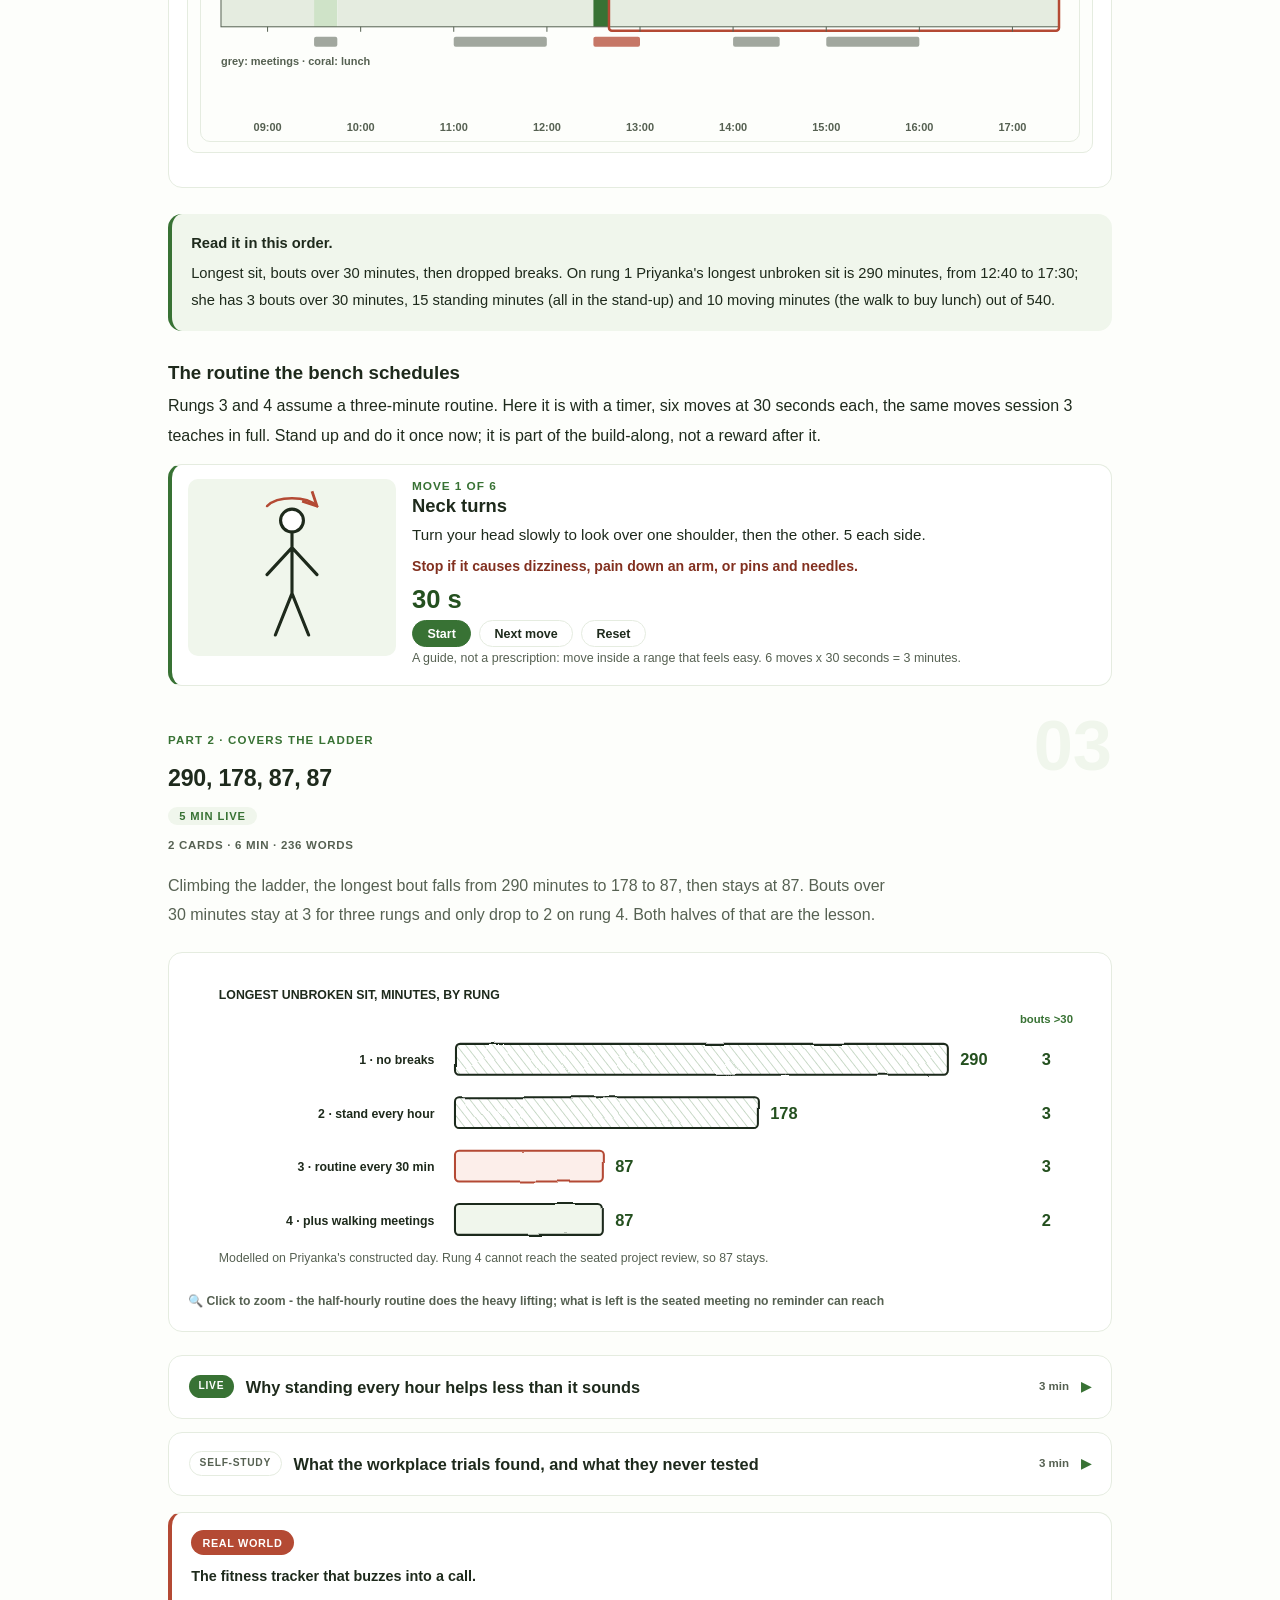
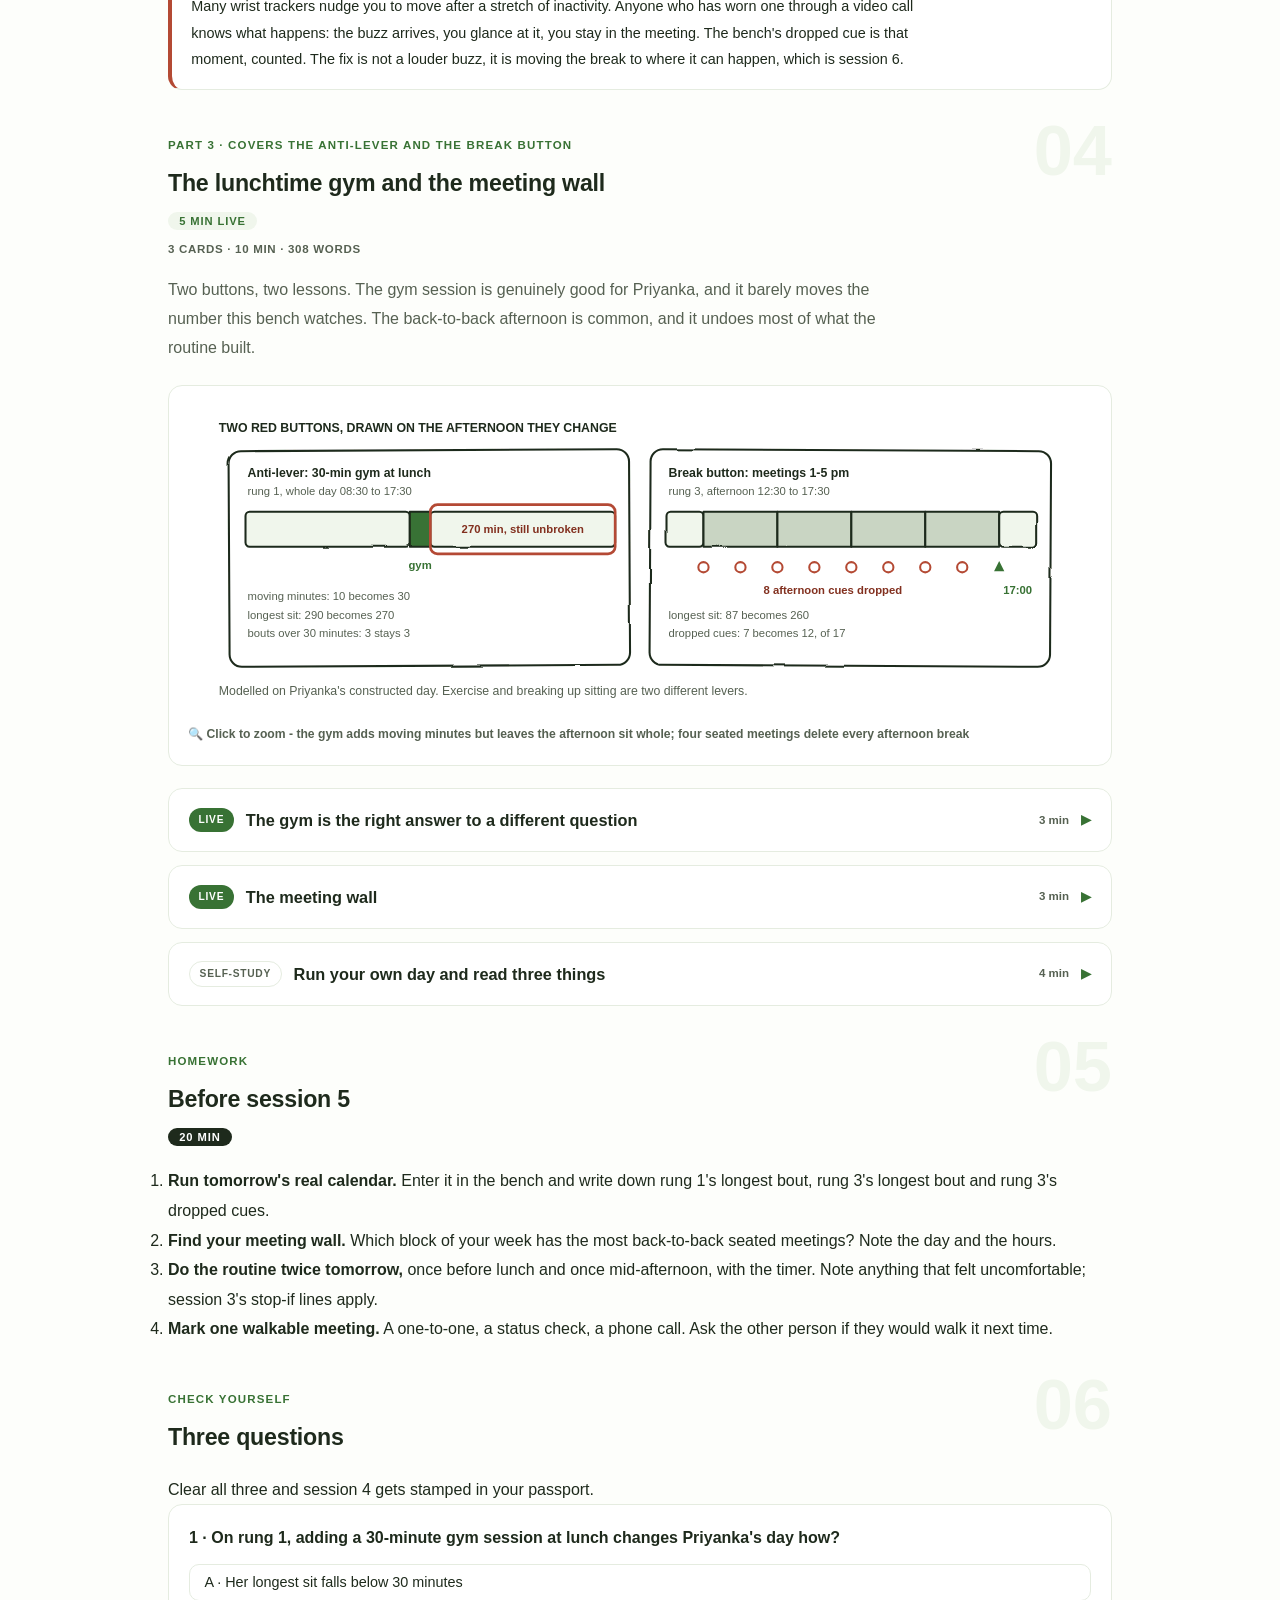
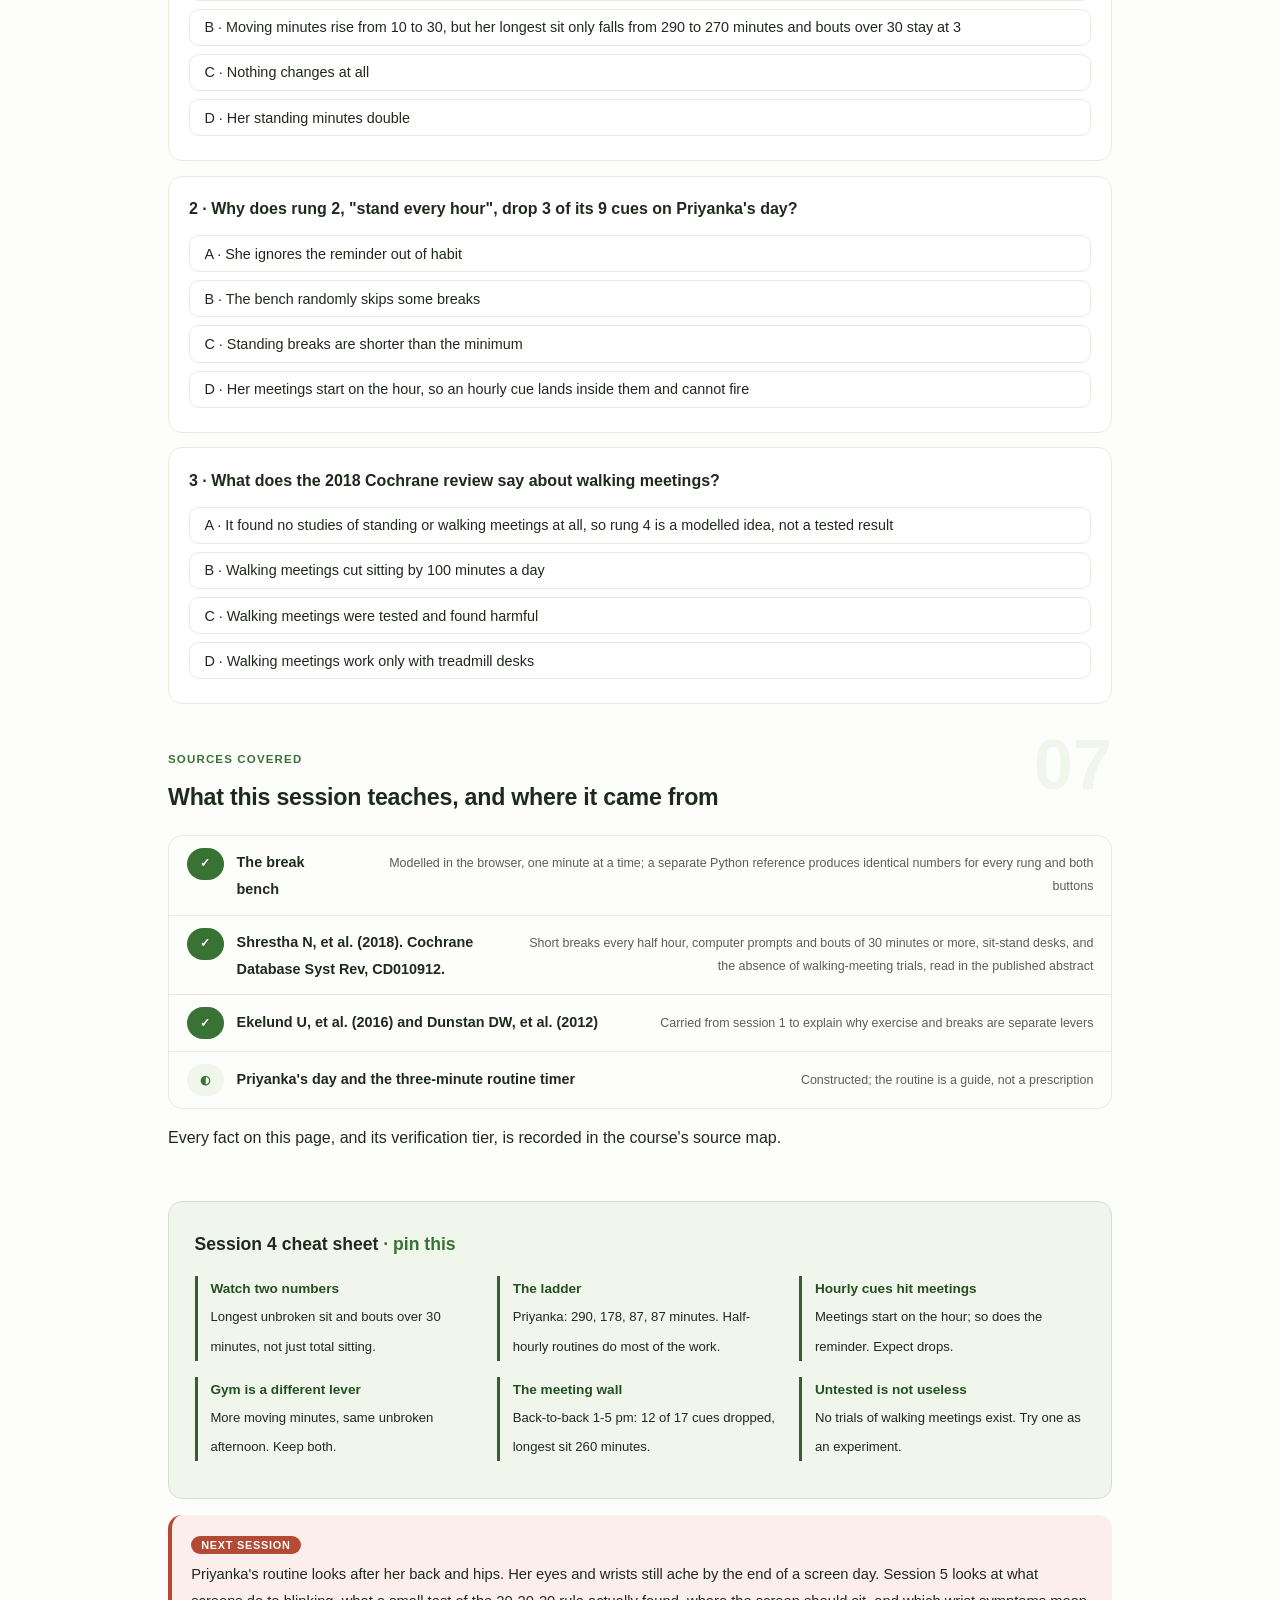
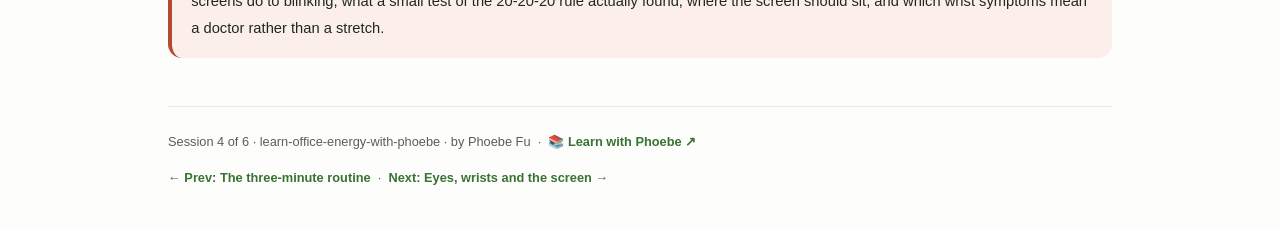
<file: courses/04-the-break-bench.html>
<!DOCTYPE html>
<html lang="en">
<head>
<meta charset="UTF-8">
<meta name="viewport" content="width=device-width, initial-scale=1.0">
<!-- social:start -->
<meta name="description" content="Session 4 of 6. The break bench: a workday turned into 540 one-minute slots in your browser. Longest unbroken sit, bouts over 30 minutes, standing and moving minutes, across four break schedules, the lunchtime gym anti-lever and the back-to-back meetings break button. Run your own day; it never leaves the page.">
<meta property="og:type" content="article">
<meta property="og:site_name" content="Learn with Phoebe">
<meta property="og:title" content="The break bench - learn office energy with phoebe">
<meta property="og:description" content="Session 4 of 6. Your day, minute by minute: the longest sit, and the breaks your meetings silently drop.">
<meta property="og:url" content="https://phoebefu6.github.io/learn-office-energy-with-phoebe/courses/04-the-break-bench.html">
<meta property="og:image" content="https://phoebefu6.github.io/learn-office-energy-with-phoebe/assets/og-cover.png">
<meta property="og:image:width" content="1200">
<meta property="og:image:height" content="630">
<meta name="twitter:card" content="summary_large_image">
<meta name="twitter:title" content="The break bench - learn office energy with phoebe">
<meta name="twitter:description" content="Session 4 of 6. Four break schedules, one gym trap, one meeting wall, computed minute by minute.">
<meta name="twitter:image" content="https://phoebefu6.github.io/learn-office-energy-with-phoebe/assets/og-cover.png">
<!-- social:end -->
<title>Session 4 · The break bench - learn office energy with phoebe</title>
<link rel="stylesheet" href="../assets/style.css?v=3">
</head>
<body>

<div class="toolbar">
  <div class="wrap">
    <span class="crumb"><a href="../index.html">learn-office-energy-with-phoebe</a> / Session 4 of 6</span>
    <button class="btn" id="toggle-all" type="button">Expand all</button>
    <button class="btn primary" id="zoom-toggle" type="button">Projector zoom: off</button>
  </div>
</div>

<header class="masthead">
  <div class="wrap">
    <div class="eyebrow">Learn Office Energy with Phoebe · Session 4 of 6</div>
    <h1>The <span class="accent">break</span> bench</h1>
    <p class="sub">Advice about breaks is easy to give and hard to check, because nobody can see their own day minute by minute. Tonight the browser does it. Priyanka's constructed nine-hour day becomes 540 one-minute slots, each one sitting, standing or moving, and four break schedules run against it. Then the two red buttons: a lunchtime gym session that feels like the answer and barely touches the number that matters, and an afternoon of back-to-back meetings that quietly deletes the breaks you planned. Finally, your own day.</p>
    <div class="chip-row">
      <span class="chip level">🔴 Bench night</span>
      <span class="chip audience">Anyone who sits to work</span>
      <span class="chip audience">Runs in your browser</span>
      <span class="chip time">45 min</span>
    </div>
    <div class="agenda">
      <span class="a1" style="flex:1">0-3 · Welcome</span>
      <span class="a2" style="flex:3">3-14 · How the bench counts</span>
      <span class="a3" style="flex:6">14-40 · The bench, your day, the routine</span>
      <span class="a4" style="flex:1">40-45 · Q&amp;A</span>
    </div>
  </div>
</header>

<main class="wrap">

  <section class="section" id="intro">
    <div class="section-kicker">
      <span class="klabel">Part 0</span>
      <h2>Where we start</h2>
    </div>
    <p class="lede">Priyanka (constructed) logged her morning in session 1: a 165-minute bout through a seated project review. She has since learned a routine in session 3 and set a reminder to do it every half hour. Her question tonight is the one most people never get to ask with numbers: does the reminder actually change her day, and what gets in its way? Bring your own day's start, end, meetings and lunch for the last part.</p>

    <div class="callout tip">
      <p><strong>Not medical advice, and nothing leaves the page.</strong> The bench models a schedule; it does not measure your body, and no number on it is a health score. If you type in your own day, it is computed in this browser tab and is not stored or sent anywhere.</p>
    </div>

    <div class="legend">
      <span class="pill">🎫 Clear all three quiz questions to stamp your passport</span>
      <span class="pill">Live = presented in the 45 minutes</span>
      <span class="pill">Self-study = the full depth, after class</span>
      <span class="pill">★ Build-along = run it yourself</span>
    </div>

    <div class="callout win">
      <p><strong>★ What you walk out with tonight.</strong> Your own longest unbroken sit and number of bouts over 30 minutes, the break schedule that shrinks them most for your day, the exact cues your meetings drop, and a three-minute routine you have done once with the timer.</p>
    </div>
  </section>

  <section class="section" id="part-1">
    <div class="section-kicker">
      <span class="klabel">Part 1 · covers the model</span>
      <h2>Slots, cues and the meeting that eats them</h2>
      <span class="tag concept">5 min live</span>
    </div>
    <p class="lede">The bench is simple on purpose, so you can check it by hand. Every working minute is sitting, standing or moving. Desk time is sitting. A meeting is seated, standing, or walkable. A break is a cue at a clock time, every hour or every half hour, and it only fires if that minute is desk time. If the cue lands inside a meeting or lunch, it is dropped, the way a reminder gets dismissed when you are on a call.</p>

    <figure class="zoomable">
      <svg viewBox="0 0 880 250" xmlns="http://www.w3.org/2000/svg" role="img" aria-label="Priyanka's late morning from 10:00 to 12:30 on the 30-minute routine schedule. Cues at 10:00 and 10:30 fire as 3 minutes of moving. Cues at 11:00 and 11:30 fall inside the seated project review and are dropped. The cue at 12:00 fires as the meeting ends, and the 12:30 cue falls in lunch. The sitting bout from 10:33 to 12:00 is 87 minutes, the longest of her day.">
        <defs>
          <filter id="f4aSk" x="-3%" y="-3%" width="106%" height="106%"><feTurbulence type="fractalNoise" baseFrequency="0.02" numOctaves="2" seed="13" result="n"/><feDisplacementMap in="SourceGraphic" in2="n" scale="2.4" xChannelSelector="R" yChannelSelector="G"/></filter>
        </defs>
        <style>
          .f4aH { font: 800 12px Inter, sans-serif; fill: #1E2A1C; }
          .f4aL { font: 600 12px Inter, sans-serif; fill: #1E2A1C; }
          .f4aS { font: 400 11px Inter, sans-serif; fill: #566152; }
          .f4aB { font: 800 11px Inter, sans-serif; fill: #82301F; }
          .f4aA { font: 700 11px Inter, sans-serif; fill: #387234; }
          .f4aN { font: 400 12px Inter, sans-serif; fill: #566152; }
        </style>

        <text class="f4aH" x="30" y="26">RUNG 3, 10:00 TO 12:30: WHY THE LONGEST BOUT IS STILL 87 MINUTES</text>

        <g filter="url(#f4aSk)" fill="none" stroke="#1E2A1C" stroke-width="2" stroke-linecap="round" stroke-linejoin="round">
          <rect x="60" y="80" width="15" height="40" fill="#387234"/>
          <rect x="75" y="80" width="135" height="40" fill="#F0F6EC"/>
          <rect x="210" y="80" width="15" height="40" fill="#387234"/>
          <rect x="225" y="80" width="435" height="40" fill="#F0F6EC"/>
          <rect x="660" y="80" width="15" height="40" fill="#387234"/>
          <rect x="675" y="80" width="135" height="40" fill="#F0F6EC"/>
          <rect x="225" y="72" width="435" height="56" rx="8" stroke="#B44A34" stroke-width="2.6"/>
          <rect x="360" y="138" width="300" height="12" rx="3" fill="#C9D5C3"/>
          <circle cx="842" cy="38" r="13" fill="#FFFFFF"/>
          <path d="M842 30 L842 38 L848 42"/>
        </g>
        <path d="M60 52 l-5 10 h10 z" fill="#387234"/>
        <path d="M210 52 l-5 10 h10 z" fill="#387234"/>
        <circle cx="360" cy="57" r="5" fill="#FFFFFF" stroke="#B44A34" stroke-width="2"/>
        <circle cx="510" cy="57" r="5" fill="#FFFFFF" stroke="#B44A34" stroke-width="2"/>
        <path d="M660 52 l-5 10 h10 z" fill="#387234"/>
        <circle cx="810" cy="57" r="5" fill="#FFFFFF" stroke="#B44A34" stroke-width="2"/>

        <text class="f4aA" x="72" y="62">fired</text>
        <text class="f4aA" x="222" y="62">fired</text>
        <text class="f4aB" x="372" y="62">dropped: meeting</text>
        <text class="f4aB" x="522" y="62">dropped</text>
        <text class="f4aA" x="672" y="62">fired</text>
        <text class="f4aB" x="798" y="62" text-anchor="end">lunch</text>
        <text class="f4aB" x="440" y="105" text-anchor="middle">87 minutes unbroken</text>
        <text class="f4aS" x="510" y="166" text-anchor="middle">project review, seated</text>
        <text class="f4aS" x="60" y="192" text-anchor="middle">10:00</text>
        <text class="f4aS" x="210" y="192" text-anchor="middle">10:30</text>
        <text class="f4aS" x="360" y="192" text-anchor="middle">11:00</text>
        <text class="f4aS" x="510" y="192" text-anchor="middle">11:30</text>
        <text class="f4aS" x="660" y="192" text-anchor="middle">12:00</text>
        <text class="f4aS" x="810" y="192" text-anchor="middle">12:30</text>

        <text class="f4aN" x="30" y="226">Constructed day. Green blocks are 3-minute routines; the seated meeting swallows two cues in a row.</text>
      </svg>
      <figcaption>🔍 Click to zoom - a half-hourly reminder cannot shorten a bout that a seated meeting holds shut</figcaption>
    </figure>

    <details class="card" open>
      <summary><span class="mode live">Live</span>The rules, so you can check any number by hand<span class="mini">3 min</span><span class="caret">▶</span></summary>
      <div class="body">
        <p>A sitting bout is a run of consecutive sitting minutes; one minute standing or moving ends it. Lunch "walk" means ten minutes walking out to buy food and the rest seated eating, which is Priyanka's habit. Rung 2 stands for two minutes at the top of every hour. Rungs 3 and 4 do a three-minute routine at every hour and half hour. A break that starts at desk time but runs into a meeting is cut short; the widget counts those too.</p>
        <p>The model leaves things out on purpose: bathroom trips, coffee runs, the walk to a meeting room. Real days have a few more natural breaks than the bench shows. That makes every rung look slightly worse than reality, by the same amount, so the comparison between rungs still holds.</p>
      </div>
    </details>

    <details class="card">
      <summary><span class="mode self">Self-study</span>Why a model and not a step counter<span class="mini">2 min</span><span class="caret">▶</span></summary>
      <div class="body">
        <p>A wrist tracker records what happened; it cannot tell you what would have happened on a different schedule. The bench answers "what if" questions on a fixed day, which is exactly what you need to choose a schedule. It is labelled modelled on every number for that reason. If you want to check it against reality, keep the paper log from session 1 for a day on your chosen rung and compare your longest bout with the bench's.</p>
      </div>
    </details>
  </section>

  <section class="section" id="bench">
    <div class="section-kicker">
      <span class="klabel">Build-along · the bench</span>
      <h2>Priyanka's day, rung by rung</h2>
      <span class="tag demo">★ 26 min · the main event</span>
    </div>
    <p class="lede">Start on rung 1 and read the verdict line, then the six numbers, then the timeline. Move one rung at a time and say out loud which number moved and which way. Only then press the two red buttons, one at a time. Last, switch to "My own day", type your schedule, and run it.</p>

    <div id="break-bench" data-live-bench></div>

    <div class="callout tip">
      <p><strong>Read it in this order.</strong> Longest sit, bouts over 30 minutes, then dropped breaks. On rung 1 Priyanka's longest unbroken sit is 290 minutes, from 12:40 to 17:30; she has 3 bouts over 30 minutes, 15 standing minutes (all in the stand-up) and 10 moving minutes (the walk to buy lunch) out of 540.</p>
    </div>

    <h3 style="margin-top:1.6rem">The routine the bench schedules</h3>
    <p>Rungs 3 and 4 assume a three-minute routine. Here it is with a timer, six moves at 30 seconds each, the same moves session 3 teaches in full. Stand up and do it once now; it is part of the build-along, not a reward after it.</p>
    <div id="routine-timer"></div>
  </section>

  <section class="section" id="part-2">
    <div class="section-kicker">
      <span class="klabel">Part 2 · covers the ladder</span>
      <h2>290, 178, 87, 87</h2>
      <span class="tag concept">5 min live</span>
    </div>
    <p class="lede">Climbing the ladder, the longest bout falls from 290 minutes to 178 to 87, then stays at 87. Bouts over 30 minutes stay at 3 for three rungs and only drop to 2 on rung 4. Both halves of that are the lesson.</p>

    <figure class="zoomable">
      <svg viewBox="0 0 880 300" xmlns="http://www.w3.org/2000/svg" role="img" aria-label="Bar chart of Priyanka's longest unbroken sit in minutes by rung. No breaks: 290, with 3 bouts over 30 minutes. Stand every hour: 178, 3 bouts. Routine every 30 minutes: 87, 3 bouts. Routine plus walking meetings: 87, 2 bouts.">
        <defs>
          <filter id="f4bSk" x="-3%" y="-3%" width="106%" height="106%"><feTurbulence type="fractalNoise" baseFrequency="0.02" numOctaves="2" seed="29" result="n"/><feDisplacementMap in="SourceGraphic" in2="n" scale="2.4" xChannelSelector="R" yChannelSelector="G"/></filter>
          <pattern id="f4bHc" patternUnits="userSpaceOnUse" width="7" height="7" patternTransform="rotate(-38)"><line x1="0" y1="0" x2="0" y2="7" stroke="#387234" stroke-width="1" opacity=".5"/></pattern>
        </defs>
        <style>
          .f4bH { font: 800 12px Inter, sans-serif; fill: #1E2A1C; }
          .f4bL { font: 600 12px Inter, sans-serif; fill: #1E2A1C; }
          .f4bS { font: 400 11px Inter, sans-serif; fill: #566152; }
          .f4bV { font: 800 16px Inter, sans-serif; fill: #24501F; }
          .f4bA { font: 700 11px Inter, sans-serif; fill: #387234; }
          .f4bN { font: 400 12px Inter, sans-serif; fill: #566152; }
        </style>

        <text class="f4bH" x="30" y="26">LONGEST UNBROKEN SIT, MINUTES, BY RUNG</text>
        <text class="f4bA" x="836" y="50" text-anchor="middle">bouts &gt;30</text>

        <g filter="url(#f4bSk)" fill="none" stroke="#1E2A1C" stroke-width="2" stroke-linecap="round" stroke-linejoin="round">
          <rect x="260" y="70" width="480" height="30" rx="4" fill="url(#f4bHc)"/>
          <rect x="260" y="122" width="295" height="30" rx="4" fill="url(#f4bHc)"/>
          <rect x="260" y="174" width="144" height="30" rx="4" fill="#FCEEEA" stroke="#B44A34"/>
          <rect x="260" y="226" width="144" height="30" rx="4" fill="#F0F6EC"/>
        </g>

        <text class="f4bL" x="240" y="90" text-anchor="end">1 · no breaks</text>
        <text class="f4bL" x="240" y="142" text-anchor="end">2 · stand every hour</text>
        <text class="f4bL" x="240" y="194" text-anchor="end">3 · routine every 30 min</text>
        <text class="f4bL" x="240" y="246" text-anchor="end">4 · plus walking meetings</text>
        <text class="f4bV" x="752" y="91">290</text>
        <text class="f4bV" x="567" y="143">178</text>
        <text class="f4bV" x="416" y="195">87</text>
        <text class="f4bV" x="416" y="247">87</text>
        <text class="f4bV" x="836" y="91" text-anchor="middle">3</text>
        <text class="f4bV" x="836" y="143" text-anchor="middle">3</text>
        <text class="f4bV" x="836" y="195" text-anchor="middle">3</text>
        <text class="f4bV" x="836" y="247" text-anchor="middle">2</text>

        <text class="f4bN" x="30" y="282">Modelled on Priyanka's constructed day. Rung 4 cannot reach the seated project review, so 87 stays.</text>
      </svg>
      <figcaption>🔍 Click to zoom - the half-hourly routine does the heavy lifting; what is left is the seated meeting no reminder can reach</figcaption>
    </figure>

    <details class="card">
      <summary><span class="mode live">Live</span>Why standing every hour helps less than it sounds<span class="mini">3 min</span><span class="caret">▶</span></summary>
      <div class="body">
        <p>Rung 2 drops the longest bout from 290 to 178 minutes, yet 3 of its 9 hourly cues are dropped, because Priyanka's meetings start on the hour, and so do most meetings. Calendars are built on the hour, which is exactly when an hourly reminder fires. The cues that survive are the ones that land in empty desk time, which is where she was already freest to move.</p>
        <p>Rung 3 doubles the number of cues and makes each one a three-minute routine. Even with 7 of 17 dropped, the longest bout falls to 87 minutes and moving minutes rise from 10 to 40. The remaining 87-minute bout is the project review: a reminder cannot open a meeting it is not allowed into.</p>
      </div>
    </details>

    <details class="card">
      <summary><span class="mode self">Self-study</span>What the workplace trials found, and what they never tested<span class="mini">3 min</span><span class="caret">▶</span></summary>
      <div class="body">
        <p>A 2018 Cochrane review of workplace interventions (Shrestha and colleagues, 34 studies) found one study where short breaks of one to two minutes every half hour cut sitting at work by about 40 minutes a day compared with two 15-minute breaks, low-quality evidence. Computer prompts, in another single study, cut the number of sitting bouts of 30 minutes or more by about one a day. The direction matches the bench; the evidence is thin.</p>
        <p>The review also found no studies at all of standing or walking meetings. Rung 4 is therefore a reasonable idea the bench can model, not a tested intervention. Treat it as an experiment to run on yourself, not a result.</p>
      </div>
    </details>

    <div class="callout example">
      <span class="ex-pill">Real world</span>
      <p><strong>The fitness tracker that buzzes into a call.</strong> Many wrist trackers nudge you to move after a stretch of inactivity. Anyone who has worn one through a video call knows what happens: the buzz arrives, you glance at it, you stay in the meeting. The bench's dropped cue is that moment, counted. The fix is not a louder buzz, it is moving the break to where it can happen, which is session 6.</p>
    </div>
  </section>

  <section class="section" id="part-3">
    <div class="section-kicker">
      <span class="klabel">Part 3 · covers the anti-lever and the break button</span>
      <h2>The lunchtime gym and the meeting wall</h2>
      <span class="tag concept">5 min live</span>
    </div>
    <p class="lede">Two buttons, two lessons. The gym session is genuinely good for Priyanka, and it barely moves the number this bench watches. The back-to-back afternoon is common, and it undoes most of what the routine built.</p>

    <figure class="zoomable">
      <svg viewBox="0 0 880 300" xmlns="http://www.w3.org/2000/svg" role="img" aria-label="Two panels. Left: on rung 1, a 30-minute gym session at lunch raises moving minutes from 10 to 30, but the afternoon is still one unbroken sit and the longest bout only falls from 290 to 270 minutes; bouts over 30 stay at 3. Right: on rung 3, back-to-back meetings from 13:00 to 17:00 drop all 8 afternoon cues; the longest bout rises from 87 to 260 minutes and dropped cues rise from 7 to 12 of 17.">
        <defs>
          <filter id="f4cSk" x="-3%" y="-3%" width="106%" height="106%"><feTurbulence type="fractalNoise" baseFrequency="0.02" numOctaves="2" seed="47" result="n"/><feDisplacementMap in="SourceGraphic" in2="n" scale="2.4" xChannelSelector="R" yChannelSelector="G"/></filter>
        </defs>
        <style>
          .f4cH { font: 800 12px Inter, sans-serif; fill: #1E2A1C; }
          .f4cL { font: 600 12px Inter, sans-serif; fill: #1E2A1C; }
          .f4cS { font: 400 11px Inter, sans-serif; fill: #566152; }
          .f4cB { font: 800 11px Inter, sans-serif; fill: #82301F; }
          .f4cA { font: 700 11px Inter, sans-serif; fill: #387234; }
          .f4cN { font: 400 12px Inter, sans-serif; fill: #566152; }
        </style>

        <text class="f4cH" x="30" y="26">TWO RED BUTTONS, DRAWN ON THE AFTERNOON THEY CHANGE</text>

        <g filter="url(#f4cSk)" fill="none" stroke="#1E2A1C" stroke-width="2" stroke-linecap="round" stroke-linejoin="round">
          <rect x="40" y="44" width="390" height="210" rx="12" transform="rotate(-0.3 235 149)" fill="#FFFFFF"/>
          <rect x="450" y="44" width="390" height="210" rx="12" transform="rotate(0.3 645 149)" fill="#FFFFFF"/>
          <rect x="56" y="104" width="160" height="34" rx="4" fill="#F0F6EC"/>
          <rect x="216" y="104" width="20" height="34" fill="#387234"/>
          <rect x="236" y="104" width="180" height="34" rx="4" fill="#F0F6EC"/>
          <rect x="236" y="97" width="180" height="48" rx="7" stroke="#B44A34" stroke-width="2.6"/>
          <rect x="466" y="104" width="36" height="34" rx="4" fill="#F0F6EC"/>
          <rect x="502" y="104" width="72" height="34" fill="#C9D5C3"/>
          <rect x="574" y="104" width="72" height="34" fill="#C9D5C3"/>
          <rect x="646" y="104" width="72" height="34" fill="#C9D5C3"/>
          <rect x="718" y="104" width="72" height="34" fill="#C9D5C3"/>
          <rect x="790" y="104" width="36" height="34" rx="4" fill="#F0F6EC"/>
        </g>
        <circle cx="502" cy="158" r="5" fill="#FFFFFF" stroke="#B44A34" stroke-width="2"/>
        <circle cx="538" cy="158" r="5" fill="#FFFFFF" stroke="#B44A34" stroke-width="2"/>
        <circle cx="574" cy="158" r="5" fill="#FFFFFF" stroke="#B44A34" stroke-width="2"/>
        <circle cx="610" cy="158" r="5" fill="#FFFFFF" stroke="#B44A34" stroke-width="2"/>
        <circle cx="646" cy="158" r="5" fill="#FFFFFF" stroke="#B44A34" stroke-width="2"/>
        <circle cx="682" cy="158" r="5" fill="#FFFFFF" stroke="#B44A34" stroke-width="2"/>
        <circle cx="718" cy="158" r="5" fill="#FFFFFF" stroke="#B44A34" stroke-width="2"/>
        <circle cx="754" cy="158" r="5" fill="#FFFFFF" stroke="#B44A34" stroke-width="2"/>
        <path d="M790 152 l-5 10 h10 z" fill="#387234"/>

        <text class="f4cL" x="58" y="70">Anti-lever: 30-min gym at lunch</text>
        <text class="f4cS" x="58" y="88">rung 1, whole day 08:30 to 17:30</text>
        <text class="f4cA" x="226" y="160" text-anchor="middle">gym</text>
        <text class="f4cB" x="326" y="125" text-anchor="middle">270 min, still unbroken</text>
        <text class="f4cS" x="58" y="190">moving minutes: 10 becomes 30</text>
        <text class="f4cS" x="58" y="208">longest sit: 290 becomes 270</text>
        <text class="f4cS" x="58" y="226">bouts over 30 minutes: 3 stays 3</text>

        <text class="f4cL" x="468" y="70">Break button: meetings 1-5 pm</text>
        <text class="f4cS" x="468" y="88">rung 3, afternoon 12:30 to 17:30</text>
        <text class="f4cB" x="628" y="184" text-anchor="middle">8 afternoon cues dropped</text>
        <text class="f4cA" x="808" y="184" text-anchor="middle">17:00</text>
        <text class="f4cS" x="468" y="208">longest sit: 87 becomes 260</text>
        <text class="f4cS" x="468" y="226">dropped cues: 7 becomes 12, of 17</text>

        <text class="f4cN" x="30" y="282">Modelled on Priyanka's constructed day. Exercise and breaking up sitting are two different levers.</text>
      </svg>
      <figcaption>🔍 Click to zoom - the gym adds moving minutes but leaves the afternoon sit whole; four seated meetings delete every afternoon break</figcaption>
    </figure>

    <details class="card">
      <summary><span class="mode live">Live</span>The gym is the right answer to a different question<span class="mini">3 min</span><span class="caret">▶</span></summary>
      <div class="body">
        <p>Press the gym button on rung 1. Moving minutes triple, from 10 to 30. The longest sit falls only from 290 to 270, and bouts over 30 minutes stay at 3, because the afternoon after the gym is one unbroken stretch from 13:00 to 17:30. Session 1's two studies explain why both facts matter: Ekelund's says total movement changes the long-term risk, Dunstan's says the pattern of sitting changes what happens within the day. The gym serves the first and does little for the second.</p>
        <p>So keep the gym if you have one. Do not let it stand in for the breaks. On rung 3 the gym leaves the longest bout at 87 and adds 20 moving minutes on top: the two levers stack.</p>
      </div>
    </details>

    <details class="card">
      <summary><span class="mode live">Live</span>The meeting wall<span class="mini">3 min</span><span class="caret">▶</span></summary>
      <div class="body">
        <p>Now press the break button on rung 3. Four seated one-hour meetings fill 13:00 to 17:00. Every afternoon cue lands inside one and is dropped: 12 of 17 cues are lost, the longest sit jumps from 87 to 260 minutes, and moving minutes fall from 40 to 25. Rung 4 cannot help either, because the walkable one-to-one has been replaced. Nothing failed loudly; the reminders simply had nowhere to land.</p>
        <p>This is the most useful number on the page for most office workers, because back-to-back afternoons are normal. The fix is a calendar change, not more willpower, and session 6 builds it.</p>
      </div>
    </details>

    <details class="card">
      <summary><span class="mode self">Self-study</span>Run your own day and read three things<span class="mini">4 min</span><span class="caret">▶</span></summary>
      <div class="body">
        <p>Switch to "My own day", type your start, end and lunch, and one line per meeting such as <code>14:00-15:00 seated</code>. Then read three things. First, your rung 1 longest bout: compare it with the morning log you wrote in session 1. Second, how many cues your meetings drop on rung 3: that is the size of the calendar problem. Third, which of your meetings could honestly be walkable: mark them and try rung 4. Write the three numbers down for session 6.</p>
      </div>
    </details>
  </section>

  <section class="section" id="exercise">
    <div class="section-kicker">
      <span class="klabel">Homework</span>
      <h2>Before session 5</h2>
      <span class="tag exercise">20 min</span>
    </div>
    <ol>
      <li><strong>Run tomorrow's real calendar.</strong> Enter it in the bench and write down rung 1's longest bout, rung 3's longest bout and rung 3's dropped cues.</li>
      <li><strong>Find your meeting wall.</strong> Which block of your week has the most back-to-back seated meetings? Note the day and the hours.</li>
      <li><strong>Do the routine twice tomorrow,</strong> once before lunch and once mid-afternoon, with the timer. Note anything that felt uncomfortable; session 3's stop-if lines apply.</li>
      <li><strong>Mark one walkable meeting.</strong> A one-to-one, a status check, a phone call. Ask the other person if they would walk it next time.</li>
    </ol>
  </section>

  <section class="section" id="quiz">
    <div class="section-kicker">
      <span class="klabel">Check yourself</span>
      <h2>Three questions</h2>
    </div>
    <p>Clear all three and session 4 gets stamped in your passport.</p>

    <div class="quiz-q" data-answer="1">
      <p class="qtext">1 · On rung 1, adding a 30-minute gym session at lunch changes Priyanka's day how?</p>
      <button class="qopt" type="button">A · Her longest sit falls below 30 minutes</button>
      <button class="qopt" type="button">B · Moving minutes rise from 10 to 30, but her longest sit only falls from 290 to 270 minutes and bouts over 30 stay at 3</button>
      <button class="qopt" type="button">C · Nothing changes at all</button>
      <button class="qopt" type="button">D · Her standing minutes double</button>
      <p class="qwhy">The gym adds movement, which matters for long-term risk, but the afternoon after it is still one unbroken sit. Breaking up sitting and adding exercise are separate levers; they stack.</p>
    </div>

    <div class="quiz-q" data-answer="3">
      <p class="qtext">2 · Why does rung 2, "stand every hour", drop 3 of its 9 cues on Priyanka's day?</p>
      <button class="qopt" type="button">A · She ignores the reminder out of habit</button>
      <button class="qopt" type="button">B · The bench randomly skips some breaks</button>
      <button class="qopt" type="button">C · Standing breaks are shorter than the minimum</button>
      <button class="qopt" type="button">D · Her meetings start on the hour, so an hourly cue lands inside them and cannot fire</button>
      <p class="qwhy">Calendars are built on the hour, and so is an hourly reminder. A cue only fires in desk time; the bench has no random element, so you can check every dropped cue against the meeting list.</p>
    </div>

    <div class="quiz-q" data-answer="0">
      <p class="qtext">3 · What does the 2018 Cochrane review say about walking meetings?</p>
      <button class="qopt" type="button">A · It found no studies of standing or walking meetings at all, so rung 4 is a modelled idea, not a tested result</button>
      <button class="qopt" type="button">B · Walking meetings cut sitting by 100 minutes a day</button>
      <button class="qopt" type="button">C · Walking meetings were tested and found harmful</button>
      <button class="qopt" type="button">D · Walking meetings work only with treadmill desks</button>
      <p class="qwhy">The 100 minutes is the short-term figure for sit-stand desks, from low-quality evidence. For standing or walking meetings the review found nothing to pool, which is a reason to try them as an experiment, not to cite them as proven.</p>
    </div>

    <p class="quiz-score"></p>
  </section>

  <section class="section" id="official">
    <div class="section-kicker">
      <span class="klabel">Sources covered</span>
      <h2>What this session teaches, and where it came from</h2>
    </div>
    <div class="covered">
      <div class="covered-row"><span class="status pill solid">✓</span><span class="name">The break bench</span><span class="note">Modelled in the browser, one minute at a time; a separate Python reference produces identical numbers for every rung and both buttons</span></div>
      <div class="covered-row"><span class="status pill solid">✓</span><span class="name">Shrestha N, et al. (2018). Cochrane Database Syst Rev, CD010912.</span><span class="note">Short breaks every half hour, computer prompts and bouts of 30 minutes or more, sit-stand desks, and the absence of walking-meeting trials, read in the published abstract</span></div>
      <div class="covered-row"><span class="status pill solid">✓</span><span class="name">Ekelund U, et al. (2016) and Dunstan DW, et al. (2012)</span><span class="note">Carried from session 1 to explain why exercise and breaks are separate levers</span></div>
      <div class="covered-row"><span class="status pill light">◐</span><span class="name">Priyanka's day and the three-minute routine timer</span><span class="note">Constructed; the routine is a guide, not a prescription</span></div>
    </div>
    <p class="mono" style="margin-top:14px">Every fact on this page, and its verification tier, is recorded in the course's source map.</p>
  </section>

  <section class="cheat" id="cheatsheet">
    <h3>Session 4 cheat sheet <span>· pin this</span></h3>
    <div class="grid-2">
      <div class="cheat-item"><b>Watch two numbers</b><span>Longest unbroken sit and bouts over 30 minutes, not just total sitting.</span></div>
      <div class="cheat-item"><b>The ladder</b><span>Priyanka: 290, 178, 87, 87 minutes. Half-hourly routines do most of the work.</span></div>
      <div class="cheat-item"><b>Hourly cues hit meetings</b><span>Meetings start on the hour; so does the reminder. Expect drops.</span></div>
      <div class="cheat-item"><b>Gym is a different lever</b><span>More moving minutes, same unbroken afternoon. Keep both.</span></div>
      <div class="cheat-item"><b>The meeting wall</b><span>Back-to-back 1-5 pm: 12 of 17 cues dropped, longest sit 260 minutes.</span></div>
      <div class="cheat-item"><b>Untested is not useless</b><span>No trials of walking meetings exist. Try one as an experiment.</span></div>
    </div>
  </section>

  <div class="callout next">
    <span class="nx-pill">Next session</span>
    <p>Priyanka's routine looks after her back and hips. Her eyes and wrists still ache by the end of a screen day. Session 5 looks at what screens do to blinking, what a small test of the 20-20-20 rule actually found, where the screen should sit, and which wrist symptoms mean a doctor rather than a stretch.</p>
  </div>

  <footer class="pagefoot">
    <span>Session 4 of 6 · learn-office-energy-with-phoebe · by Phoebe Fu &nbsp;·&nbsp; 📚 <a href="https://phoebefu6.github.io/learn-with-phoebe/">Learn with Phoebe ↗</a></span>
    <span><a href="03-three-minute-routine.html">← Prev: The three-minute routine</a> &nbsp;·&nbsp; <a href="05-eyes-wrists-screen.html">Next: Eyes, wrists and the screen →</a></span>
  </footer>

</main>

<script src="../assets/oe-live.js?v=1"></script>
<script src="../assets/app.js?v=1"></script>
</body>
</html>
</file>
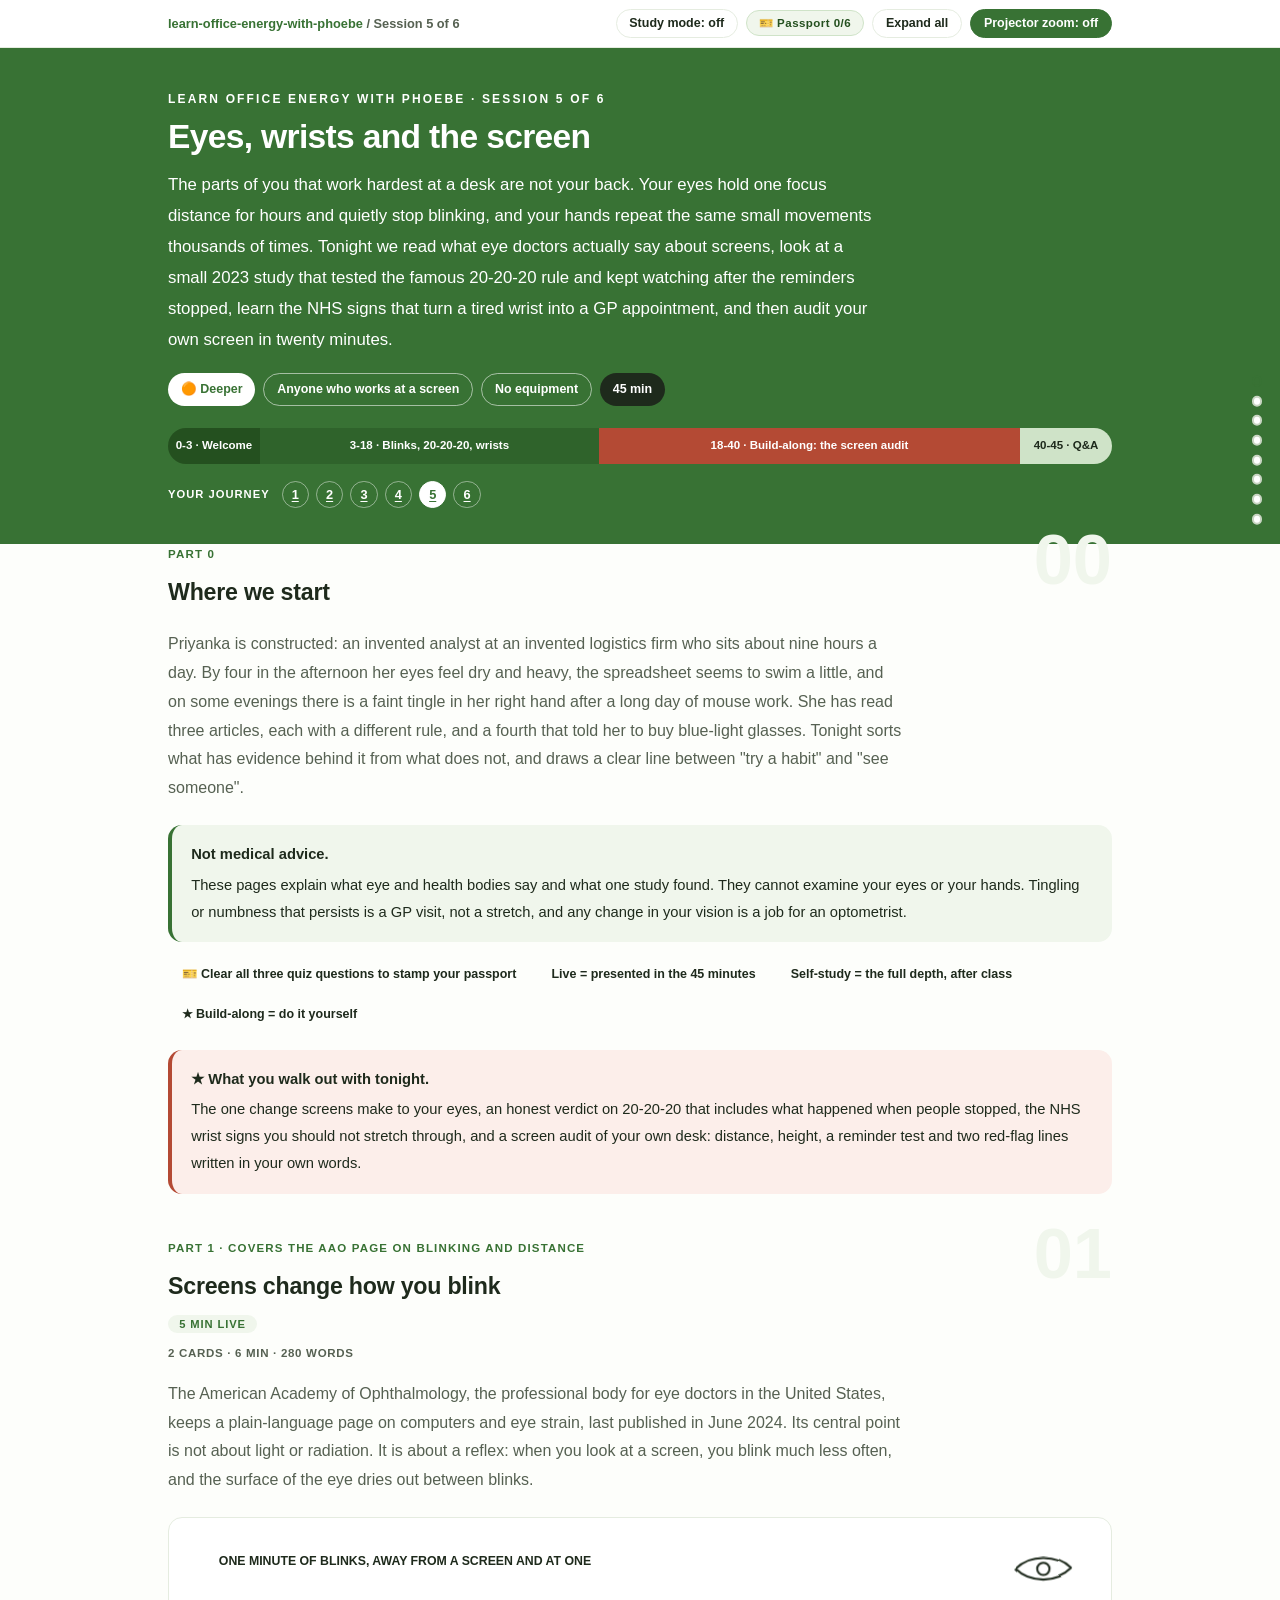
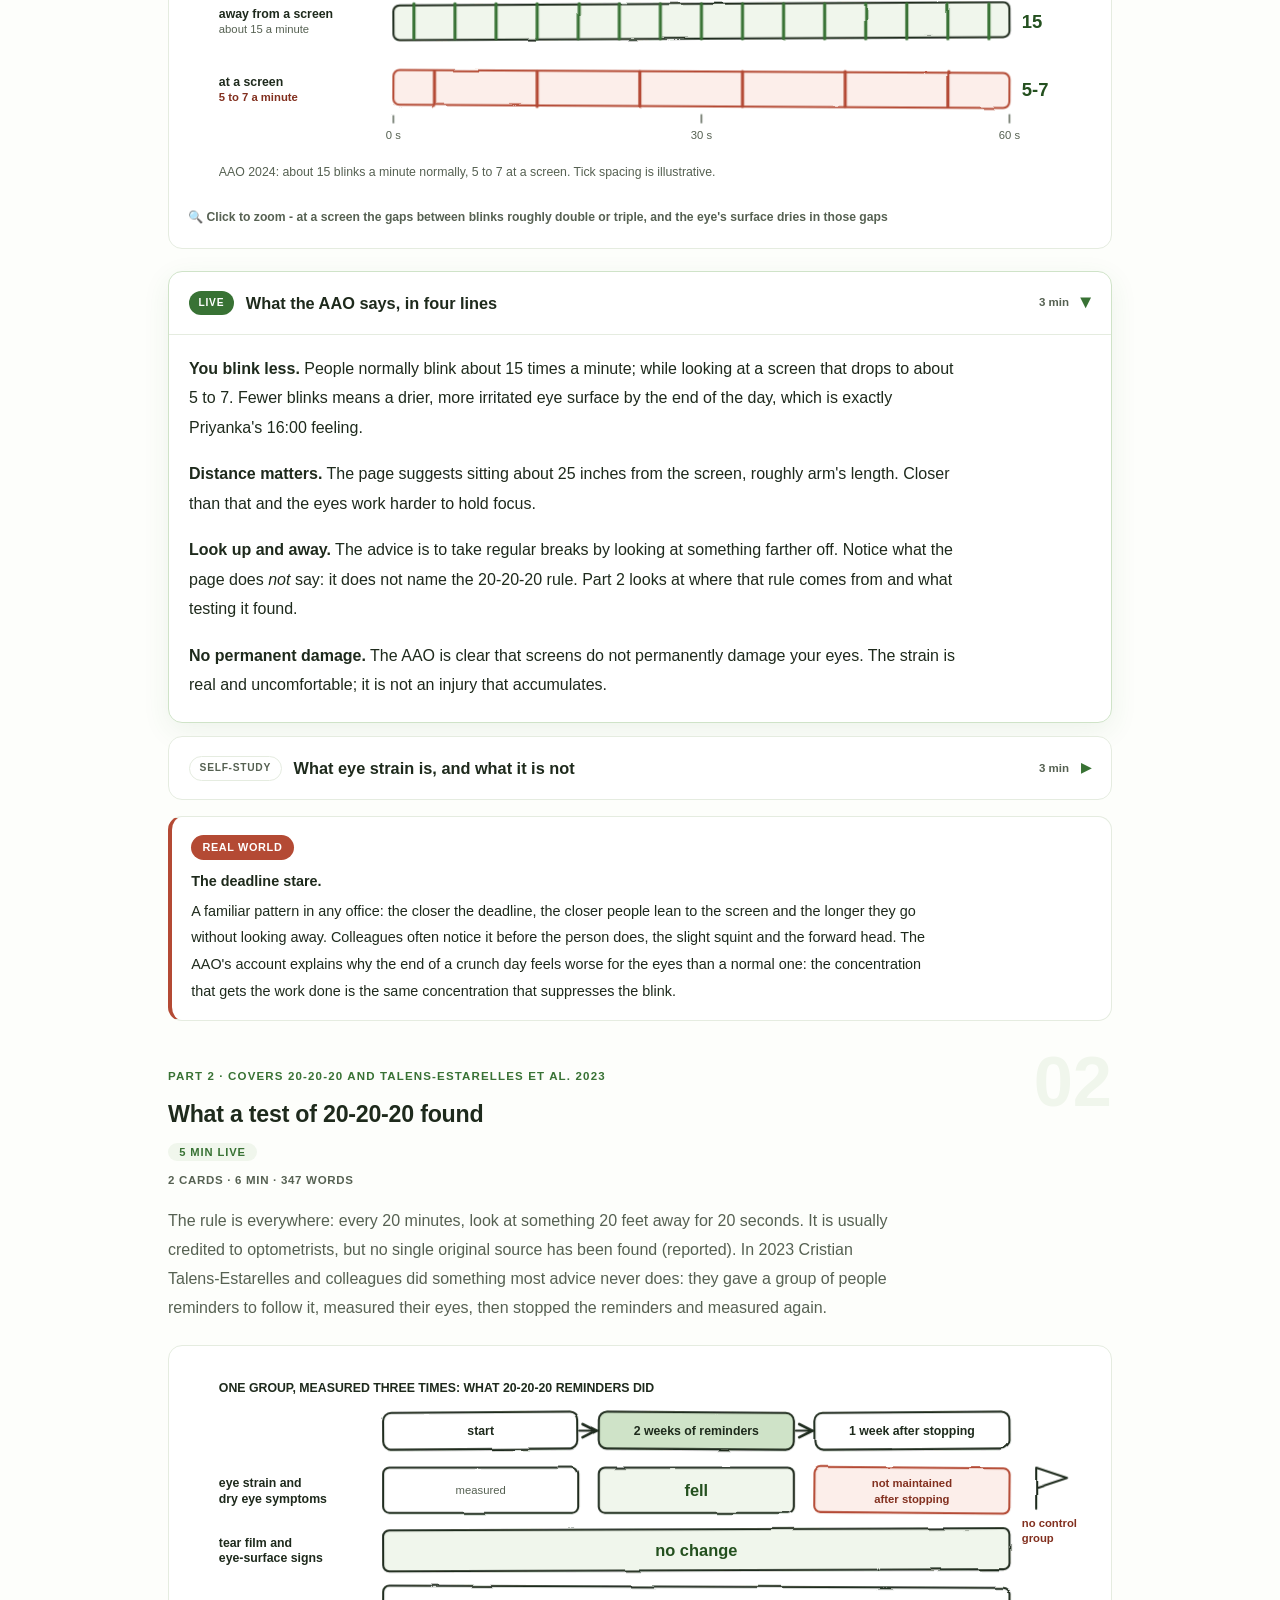
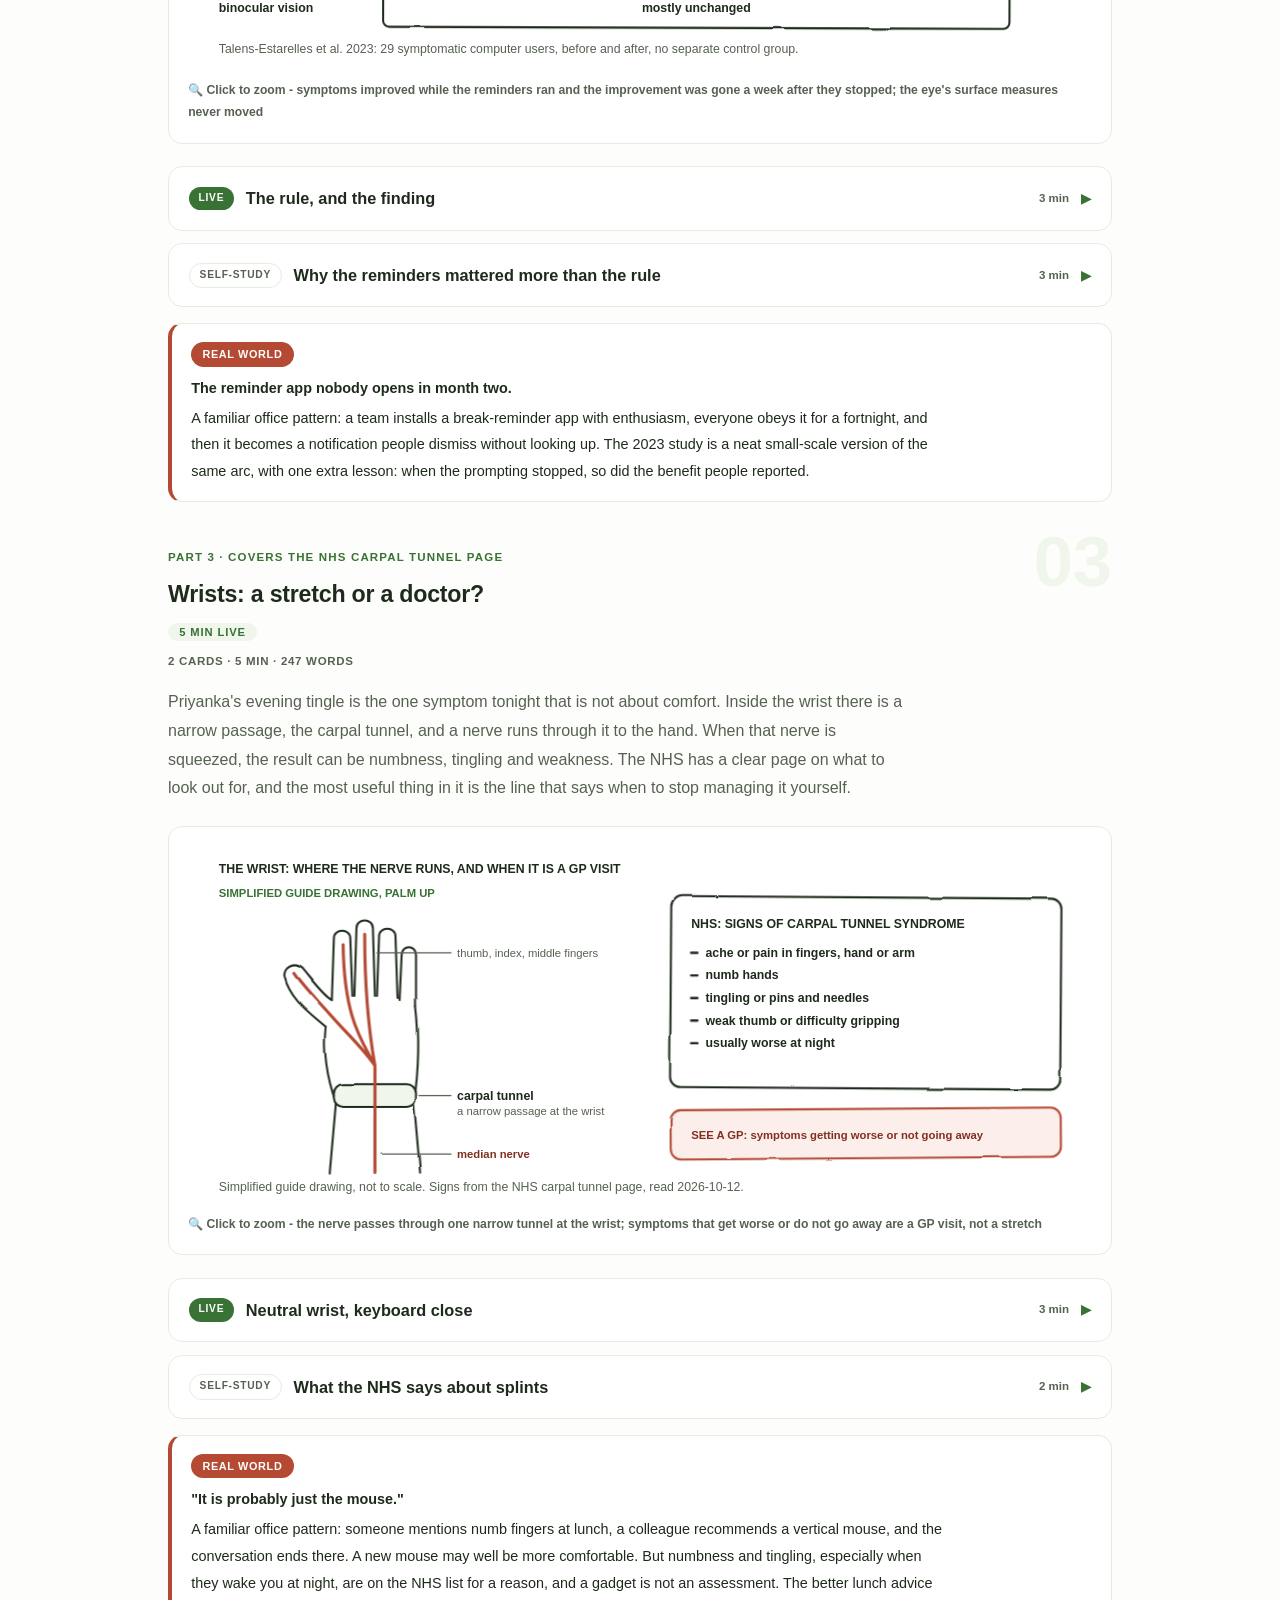
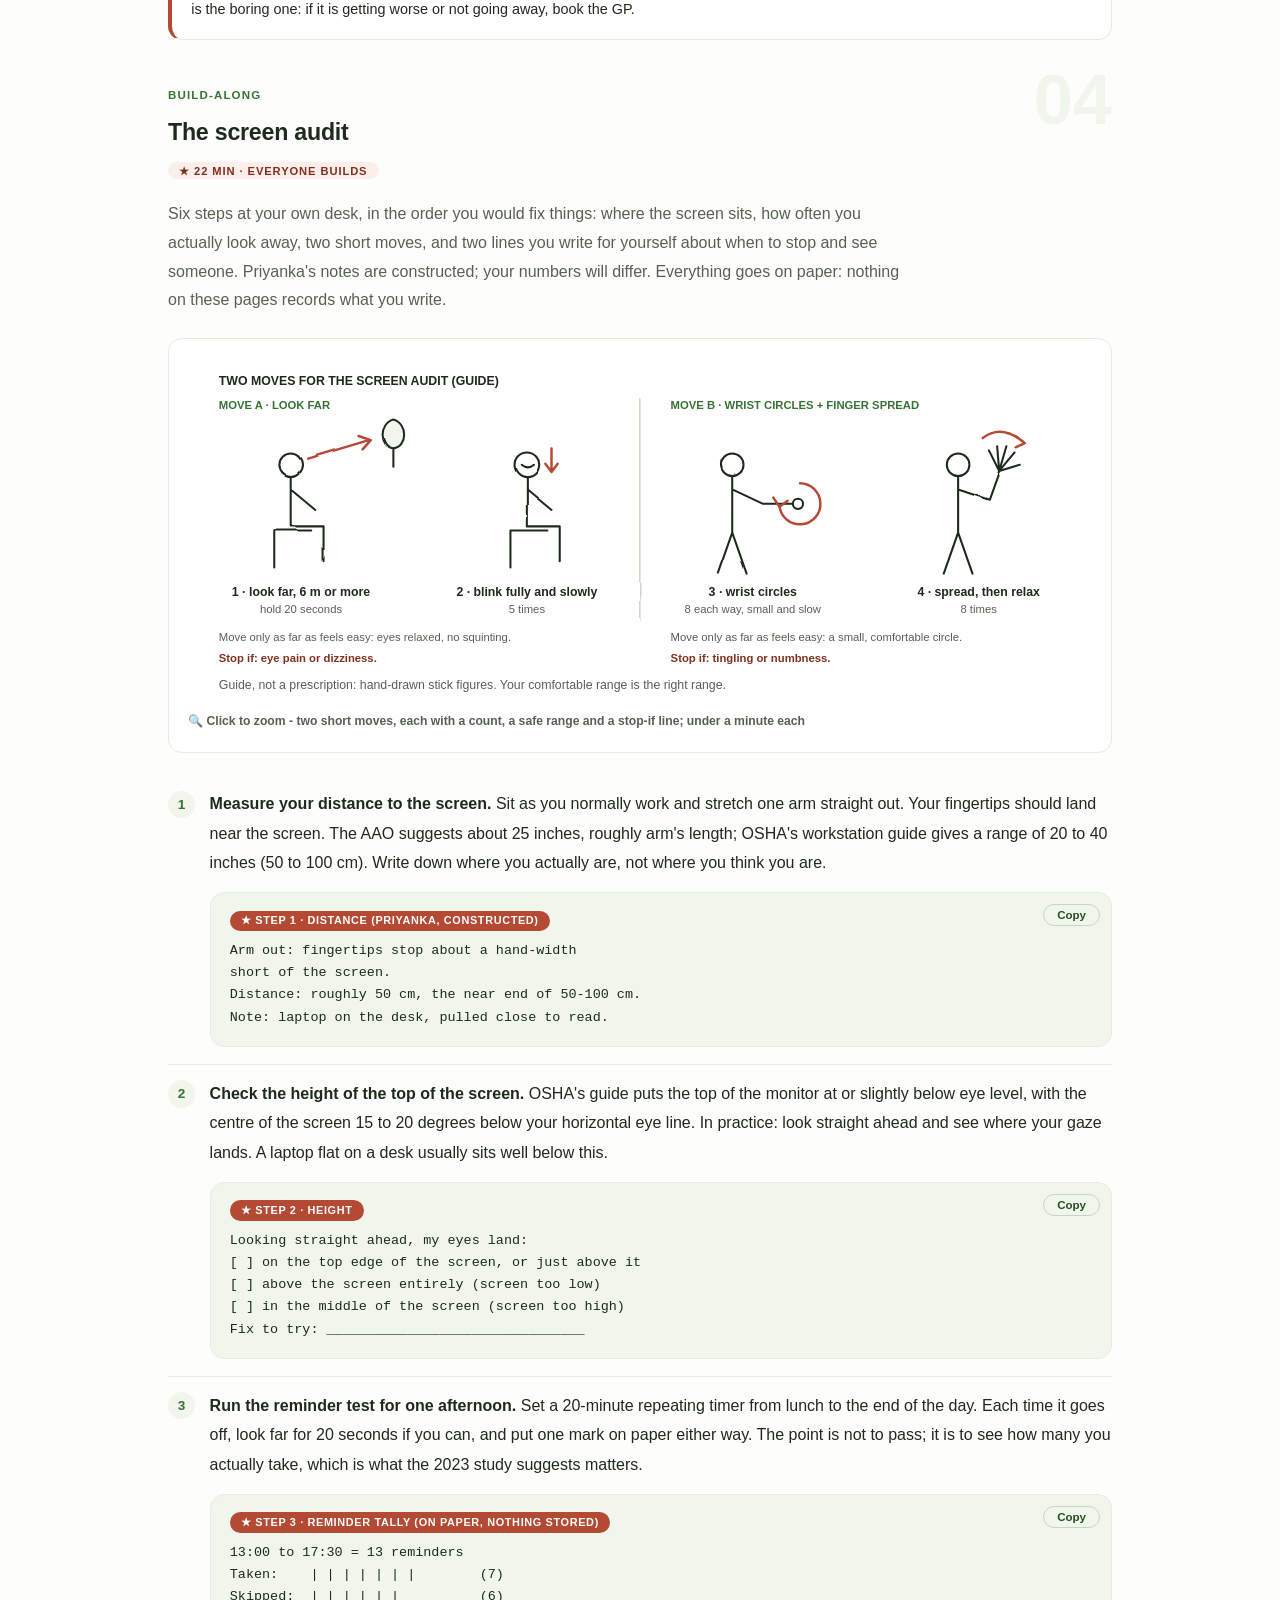
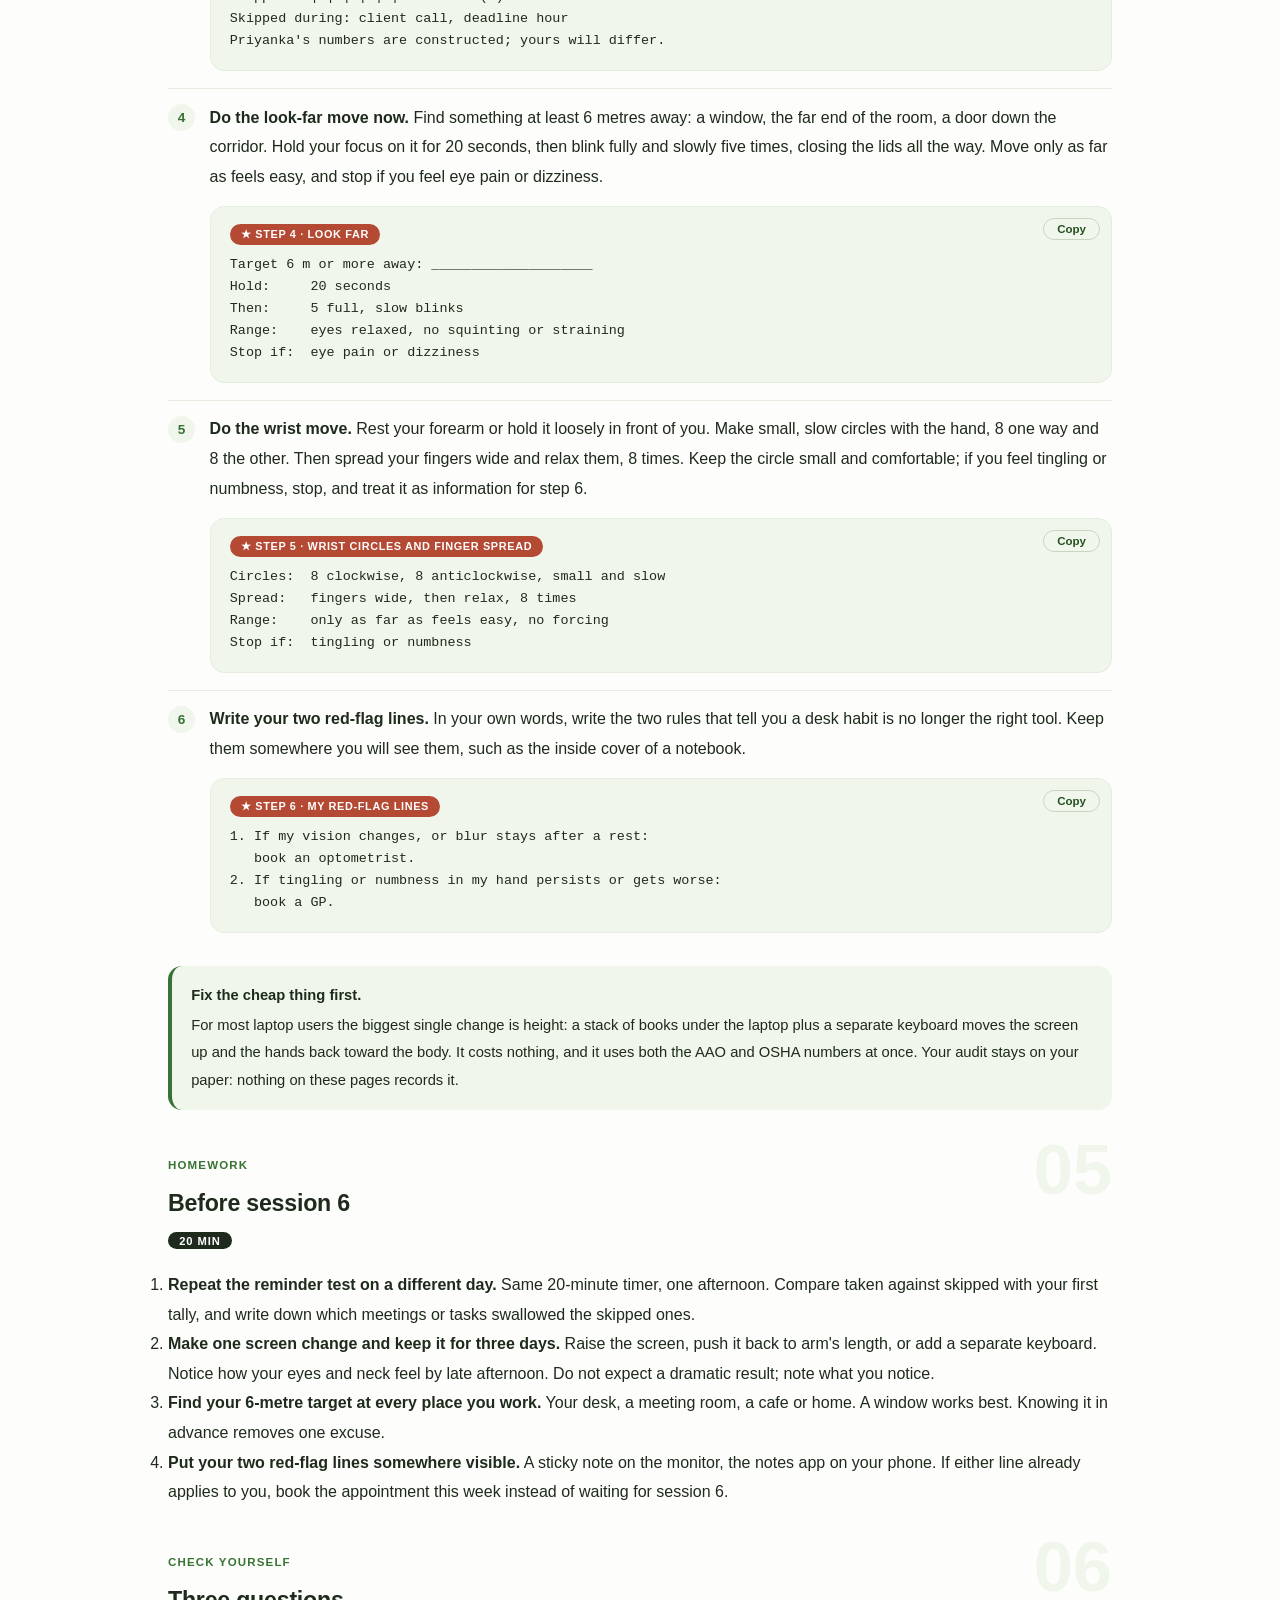
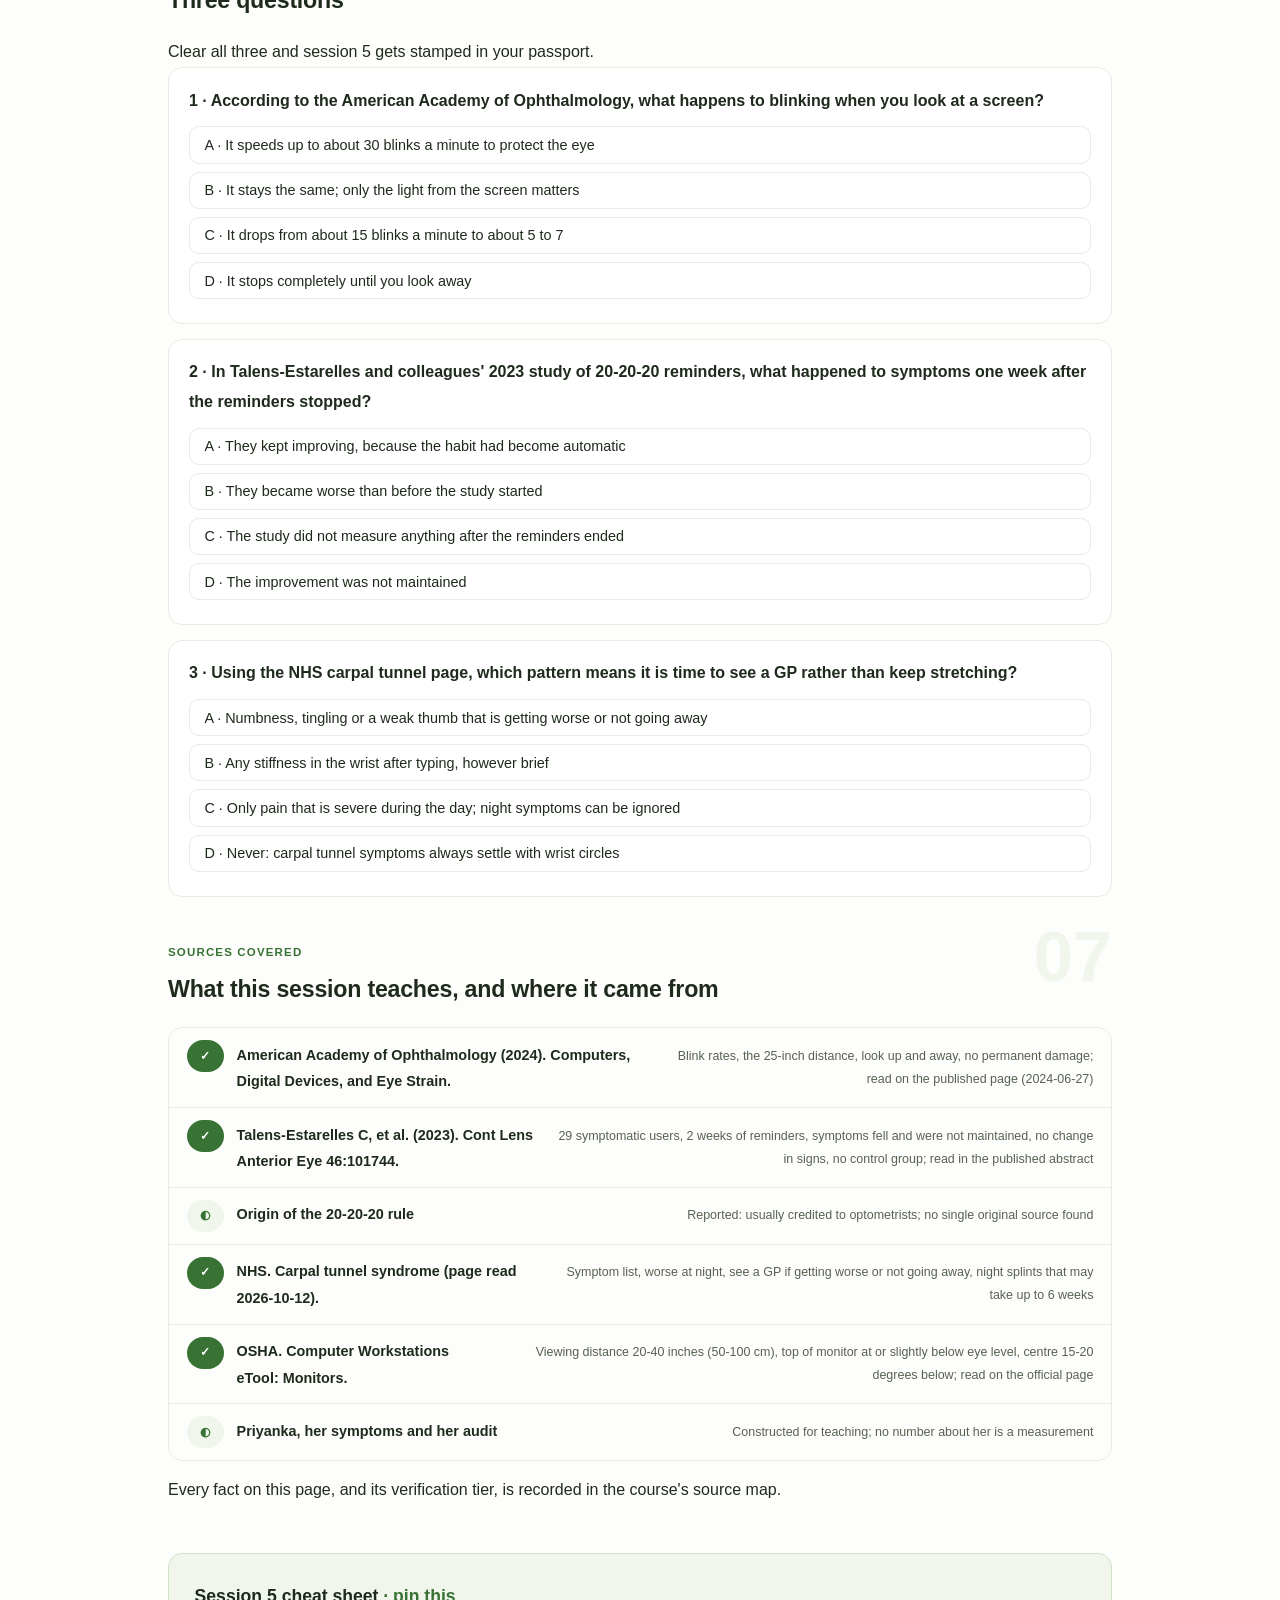
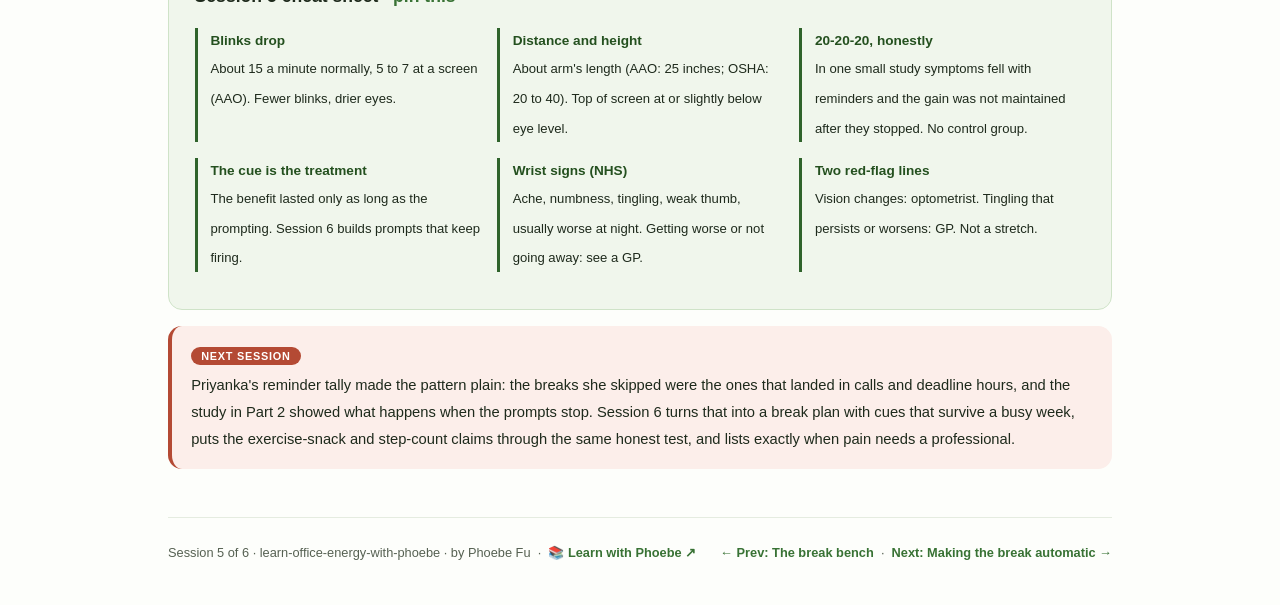
<file: courses/05-eyes-wrists-screen.html>
<!DOCTYPE html>
<html lang="en">
<head>
<meta charset="UTF-8">
<meta name="viewport" content="width=device-width, initial-scale=1.0">
<!-- social:start -->
<meta name="description" content="Session 5 of 6. Why screens make you blink less, what a 2023 test of the 20-20-20 rule found when the reminders stopped, and how to tell a stiff wrist from one that needs a GP. Then audit your own screen distance, height and break reminders.">
<meta property="og:type" content="article">
<meta property="og:site_name" content="Learn with Phoebe">
<meta property="og:title" content="Eyes, wrists and the screen - learn office energy with phoebe">
<meta property="og:description" content="Session 5 of 6. Blink rate at a screen, the 20-20-20 study that tracked what happened after the reminders stopped, and the NHS signs that turn a wrist ache into a GP visit.">
<meta property="og:url" content="https://phoebefu6.github.io/learn-office-energy-with-phoebe/courses/05-eyes-wrists-screen.html">
<meta property="og:image" content="https://phoebefu6.github.io/learn-office-energy-with-phoebe/assets/og-cover.png">
<meta property="og:image:width" content="1200">
<meta property="og:image:height" content="630">
<meta name="twitter:card" content="summary_large_image">
<meta name="twitter:title" content="Eyes, wrists and the screen - learn office energy with phoebe">
<meta name="twitter:description" content="Session 5 of 6. Blinks, 20-20-20 tested honestly, wrist warning signs, and your own screen audit.">
<meta name="twitter:image" content="https://phoebefu6.github.io/learn-office-energy-with-phoebe/assets/og-cover.png">
<!-- social:end -->
<title>Session 5 · Eyes, wrists and the screen - learn office energy with phoebe</title>
<link rel="stylesheet" href="../assets/style.css?v=3">
</head>
<body>

<div class="toolbar">
  <div class="wrap">
    <span class="crumb"><a href="../index.html">learn-office-energy-with-phoebe</a> / Session 5 of 6</span>
    <button class="btn" id="toggle-all" type="button">Expand all</button>
    <button class="btn primary" id="zoom-toggle" type="button">Projector zoom: off</button>
  </div>
</div>

<header class="masthead">
  <div class="wrap">
    <div class="eyebrow">Learn Office Energy with Phoebe · Session 5 of 6</div>
    <h1>Eyes, <span class="accent">wrists</span> and the screen</h1>
    <p class="sub">The parts of you that work hardest at a desk are not your back. Your eyes hold one focus distance for hours and quietly stop blinking, and your hands repeat the same small movements thousands of times. Tonight we read what eye doctors actually say about screens, look at a small 2023 study that tested the famous 20-20-20 rule and kept watching after the reminders stopped, learn the NHS signs that turn a tired wrist into a GP appointment, and then audit your own screen in twenty minutes.</p>
    <div class="chip-row">
      <span class="chip level">🟠 Deeper</span>
      <span class="chip audience">Anyone who works at a screen</span>
      <span class="chip audience">No equipment</span>
      <span class="chip time">45 min</span>
    </div>
    <div class="agenda">
      <span class="a1" style="flex:1">0-3 · Welcome</span>
      <span class="a2" style="flex:4">3-18 · Blinks, 20-20-20, wrists</span>
      <span class="a3" style="flex:5">18-40 · Build-along: the screen audit</span>
      <span class="a4" style="flex:1">40-45 · Q&amp;A</span>
    </div>
  </div>
</header>

<main class="wrap">

  <section class="section" id="intro">
    <div class="section-kicker">
      <span class="klabel">Part 0</span>
      <h2>Where we start</h2>
    </div>
    <p class="lede">Priyanka is constructed: an invented analyst at an invented logistics firm who sits about nine hours a day. By four in the afternoon her eyes feel dry and heavy, the spreadsheet seems to swim a little, and on some evenings there is a faint tingle in her right hand after a long day of mouse work. She has read three articles, each with a different rule, and a fourth that told her to buy blue-light glasses. Tonight sorts what has evidence behind it from what does not, and draws a clear line between "try a habit" and "see someone".</p>

    <div class="callout tip">
      <p><strong>Not medical advice.</strong> These pages explain what eye and health bodies say and what one study found. They cannot examine your eyes or your hands. Tingling or numbness that persists is a GP visit, not a stretch, and any change in your vision is a job for an optometrist.</p>
    </div>

    <div class="legend">
      <span class="pill">🎫 Clear all three quiz questions to stamp your passport</span>
      <span class="pill">Live = presented in the 45 minutes</span>
      <span class="pill">Self-study = the full depth, after class</span>
      <span class="pill">★ Build-along = do it yourself</span>
    </div>

    <div class="callout win">
      <p><strong>★ What you walk out with tonight.</strong> The one change screens make to your eyes, an honest verdict on 20-20-20 that includes what happened when people stopped, the NHS wrist signs you should not stretch through, and a screen audit of your own desk: distance, height, a reminder test and two red-flag lines written in your own words.</p>
    </div>
  </section>

  <section class="section" id="part-1">
    <div class="section-kicker">
      <span class="klabel">Part 1 · covers the AAO page on blinking and distance</span>
      <h2>Screens change how you blink</h2>
      <span class="tag concept">5 min live</span>
    </div>
    <p class="lede">The American Academy of Ophthalmology, the professional body for eye doctors in the United States, keeps a plain-language page on computers and eye strain, last published in June 2024. Its central point is not about light or radiation. It is about a reflex: when you look at a screen, you blink much less often, and the surface of the eye dries out between blinks.</p>

    <figure class="zoomable">
      <svg viewBox="0 0 880 252" xmlns="http://www.w3.org/2000/svg" role="img" aria-label="Two 60-second strips with blink ticks. Away from a screen: about 15 blinks a minute. At a screen: 5 to 7 blinks a minute, according to the American Academy of Ophthalmology 2024.">
        <defs>
          <filter id="f5aSk" x="-3%" y="-3%" width="106%" height="106%"><feTurbulence type="fractalNoise" baseFrequency="0.02" numOctaves="2" seed="51" result="n"/><feDisplacementMap in="SourceGraphic" in2="n" scale="2.4" xChannelSelector="R" yChannelSelector="G"/></filter>
        </defs>
        <style>
          .f5aH { font: 800 12px Inter, -apple-system, "Segoe UI", sans-serif; fill: #1E2A1C; }
          .f5aL { font: 600 12px Inter, -apple-system, "Segoe UI", sans-serif; fill: #1E2A1C; }
          .f5aS { font: 400 11px Inter, -apple-system, "Segoe UI", sans-serif; fill: #566152; }
          .f5aB { font: 800 11px Inter, -apple-system, "Segoe UI", sans-serif; fill: #82301F; }
          .f5aV { font: 800 18px Inter, -apple-system, "Segoe UI", sans-serif; fill: #24501F; }
          .f5aN { font: 400 12px Inter, -apple-system, "Segoe UI", sans-serif; fill: #566152; }
        </style>

        <text class="f5aH" x="30" y="26">ONE MINUTE OF BLINKS, AWAY FROM A SCREEN AND AT ONE</text>

        <g filter="url(#f5aSk)" fill="none" stroke="#1E2A1C" stroke-width="2" stroke-linecap="round" stroke-linejoin="round">
          <rect x="200" y="64" width="600" height="34" rx="6" transform="rotate(-0.3 500 81)" fill="#F0F6EC"/>
          <rect x="200" y="130" width="600" height="34" rx="6" transform="rotate(0.3 500 147)" fill="#FCEEEA" stroke="#B44A34"/>
          <path d="M220 64 v34 M260 64 v34 M300 64 v34 M340 64 v34 M380 64 v34 M420 64 v34 M460 64 v34 M500 64 v34 M540 64 v34 M580 64 v34 M620 64 v34 M660 64 v34 M700 64 v34 M740 64 v34 M780 64 v34" stroke="#387234" stroke-width="3"/>
          <path d="M240 130 v34 M340 130 v34 M440 130 v34 M540 130 v34 M640 130 v34 M740 130 v34" stroke="#B44A34" stroke-width="3"/>
          <path d="M200 172 v8 M500 172 v8 M800 172 v8" stroke="#566152" stroke-width="1.4"/>
          <path d="M806 30 C820 16 846 16 860 30 C846 44 820 44 806 30 Z"/>
          <circle cx="833" cy="30" r="6" fill="#FFFFFF"/>
        </g>

        <text class="f5aL" x="30" y="78">away from a screen</text>
        <text class="f5aS" x="30" y="93">about 15 a minute</text>
        <text class="f5aL" x="30" y="144">at a screen</text>
        <text class="f5aB" x="30" y="159">5 to 7 a minute</text>
        <text class="f5aV" x="812" y="88">15</text>
        <text class="f5aV" x="812" y="154">5-7</text>
        <text class="f5aS" x="200" y="196" text-anchor="middle">0 s</text>
        <text class="f5aS" x="500" y="196" text-anchor="middle">30 s</text>
        <text class="f5aS" x="800" y="196" text-anchor="middle">60 s</text>

        <text class="f5aN" x="30" y="232">AAO 2024: about 15 blinks a minute normally, 5 to 7 at a screen. Tick spacing is illustrative.</text>
      </svg>
      <figcaption>🔍 Click to zoom - at a screen the gaps between blinks roughly double or triple, and the eye's surface dries in those gaps</figcaption>
    </figure>

    <details class="card" open>
      <summary><span class="mode live">Live</span>What the AAO says, in four lines<span class="mini">3 min</span><span class="caret">▶</span></summary>
      <div class="body">
        <p><strong>You blink less.</strong> People normally blink about 15 times a minute; while looking at a screen that drops to about 5 to 7. Fewer blinks means a drier, more irritated eye surface by the end of the day, which is exactly Priyanka's 16:00 feeling.</p>
        <p><strong>Distance matters.</strong> The page suggests sitting about 25 inches from the screen, roughly arm's length. Closer than that and the eyes work harder to hold focus.</p>
        <p><strong>Look up and away.</strong> The advice is to take regular breaks by looking at something farther off. Notice what the page does <em>not</em> say: it does not name the 20-20-20 rule. Part 2 looks at where that rule comes from and what testing it found.</p>
        <p><strong>No permanent damage.</strong> The AAO is clear that screens do not permanently damage your eyes. The strain is real and uncomfortable; it is not an injury that accumulates.</p>
      </div>
    </details>

    <details class="card">
      <summary><span class="mode self">Self-study</span>What eye strain is, and what it is not<span class="mini">3 min</span><span class="caret">▶</span></summary>
      <div class="body">
        <p>"Digital eye strain" is a name for a cluster of symptoms: dry or gritty eyes, tired eyes, blurring that comes and goes during the day. On the AAO's account it is mostly about fewer blinks and a fixed focus distance, which is why the fixes are about blinking and looking away rather than about buying something.</p>
        <p>What it is not: a reason to ignore changes that do not go away. If your vision is different from how it used to be, if blur stays after a rest, or if you struggle to read at your usual distance, that is a job for an optometrist, who can test your eyes properly. Desk habits can make a screen day more comfortable; they cannot correct an eyesight change, and nothing on this page can tell you whether you have one.</p>
      </div>
    </details>

    <div class="callout example">
      <span class="ex-pill">Real world</span>
      <p><strong>The deadline stare.</strong> A familiar pattern in any office: the closer the deadline, the closer people lean to the screen and the longer they go without looking away. Colleagues often notice it before the person does, the slight squint and the forward head. The AAO's account explains why the end of a crunch day feels worse for the eyes than a normal one: the concentration that gets the work done is the same concentration that suppresses the blink.</p>
    </div>
  </section>

  <section class="section" id="part-2">
    <div class="section-kicker">
      <span class="klabel">Part 2 · covers 20-20-20 and Talens-Estarelles et al. 2023</span>
      <h2>What a test of 20-20-20 found</h2>
      <span class="tag concept">5 min live</span>
    </div>
    <p class="lede">The rule is everywhere: every 20 minutes, look at something 20 feet away for 20 seconds. It is usually credited to optometrists, but no single original source has been found (reported). In 2023 Cristian Talens-Estarelles and colleagues did something most advice never does: they gave a group of people reminders to follow it, measured their eyes, then stopped the reminders and measured again.</p>

    <figure class="zoomable">
      <svg viewBox="0 0 880 296" xmlns="http://www.w3.org/2000/svg" role="img" aria-label="Before and after timeline of 29 symptomatic computer users. After 2 weeks of 20-20-20 reminders, digital eye strain and dry eye symptoms fell. One week after stopping, the improvement was not maintained. Tear film and eye-surface signs did not change. Binocular vision was mostly unchanged. There was no separate control group.">
        <defs>
          <filter id="f5bSk" x="-3%" y="-3%" width="106%" height="106%"><feTurbulence type="fractalNoise" baseFrequency="0.02" numOctaves="2" seed="53" result="n"/><feDisplacementMap in="SourceGraphic" in2="n" scale="2.4" xChannelSelector="R" yChannelSelector="G"/></filter>
          <marker id="f5bAr" viewBox="0 0 10 10" refX="9" refY="5" markerWidth="8" markerHeight="8" orient="auto"><path d="M1 1 L9 5 L1 9" fill="none" stroke="#1E2A1C" stroke-width="1.6" stroke-linecap="round"/></marker>
        </defs>
        <style>
          .f5bH { font: 800 12px Inter, -apple-system, "Segoe UI", sans-serif; fill: #1E2A1C; }
          .f5bL { font: 600 12px Inter, -apple-system, "Segoe UI", sans-serif; fill: #1E2A1C; }
          .f5bS { font: 400 11px Inter, -apple-system, "Segoe UI", sans-serif; fill: #566152; }
          .f5bB { font: 800 11px Inter, -apple-system, "Segoe UI", sans-serif; fill: #82301F; }
          .f5bV { font: 800 16px Inter, -apple-system, "Segoe UI", sans-serif; fill: #24501F; }
          .f5bN { font: 400 12px Inter, -apple-system, "Segoe UI", sans-serif; fill: #566152; }
        </style>

        <text class="f5bH" x="30" y="26">ONE GROUP, MEASURED THREE TIMES: WHAT 20-20-20 REMINDERS DID</text>

        <g filter="url(#f5bSk)" fill="none" stroke="#1E2A1C" stroke-width="2" stroke-linecap="round" stroke-linejoin="round">
          <rect x="190" y="46" width="190" height="36" rx="8" transform="rotate(-0.4 285 64)" fill="#FFFFFF"/>
          <rect x="400" y="46" width="190" height="36" rx="8" transform="rotate(0.4 495 64)" fill="#CFE3C8"/>
          <rect x="610" y="46" width="190" height="36" rx="8" transform="rotate(-0.4 705 64)" fill="#FFFFFF"/>
          <path d="M382 64 L398 64" marker-end="url(#f5bAr)"/>
          <path d="M592 64 L608 64" marker-end="url(#f5bAr)"/>
          <rect x="190" y="100" width="190" height="44" rx="6" fill="#FFFFFF"/>
          <rect x="400" y="100" width="190" height="44" rx="6" fill="#F0F6EC"/>
          <rect x="610" y="100" width="190" height="44" rx="6" transform="rotate(0.5 705 122)" fill="#FCEEEA" stroke="#B44A34"/>
          <rect x="190" y="160" width="610" height="40" rx="6" transform="rotate(-0.2 495 180)" fill="#F0F6EC"/>
          <rect x="190" y="216" width="610" height="40" rx="6" transform="rotate(0.2 495 236)" fill="#FFFFFF"/>
          <path d="M826 140 L826 100 L856 110 L826 120"/>
        </g>

        <text class="f5bL" x="285" y="68" text-anchor="middle">start</text>
        <text class="f5bL" x="495" y="68" text-anchor="middle">2 weeks of reminders</text>
        <text class="f5bL" x="705" y="68" text-anchor="middle">1 week after stopping</text>

        <text class="f5bL" x="30" y="119">eye strain and</text>
        <text class="f5bL" x="30" y="134">dry eye symptoms</text>
        <text class="f5bS" x="285" y="126" text-anchor="middle">measured</text>
        <text class="f5bV" x="495" y="128" text-anchor="middle">fell</text>
        <text class="f5bB" x="705" y="119" text-anchor="middle">not maintained</text>
        <text class="f5bB" x="705" y="134" text-anchor="middle">after stopping</text>

        <text class="f5bL" x="30" y="177">tear film and</text>
        <text class="f5bL" x="30" y="192">eye-surface signs</text>
        <text class="f5bV" x="495" y="186" text-anchor="middle">no change</text>

        <text class="f5bL" x="30" y="241">binocular vision</text>
        <text class="f5bL" x="495" y="241" text-anchor="middle">mostly unchanged</text>

        <text class="f5bB" x="812" y="158">no control</text>
        <text class="f5bB" x="812" y="172">group</text>

        <text class="f5bN" x="30" y="280">Talens-Estarelles et al. 2023: 29 symptomatic computer users, before and after, no separate control group.</text>
      </svg>
      <figcaption>🔍 Click to zoom - symptoms improved while the reminders ran and the improvement was gone a week after they stopped; the eye's surface measures never moved</figcaption>
    </figure>

    <details class="card">
      <summary><span class="mode live">Live</span>The rule, and the finding<span class="mini">3 min</span><span class="caret">▶</span></summary>
      <div class="body">
        <p><strong>The rule.</strong> Every 20 minutes, look at something about 20 feet (6 metres) away for at least 20 seconds. It is easy to remember, which is most of its appeal. Its origin is usually credited to optometrists; no single original source has been found (reported).</p>
        <p><strong>The finding.</strong> Talens-Estarelles and colleagues followed 29 computer users who already had symptoms. For two weeks they got reminders to follow 20-20-20. Their digital eye strain and dry eye symptoms fell. One week after the reminders stopped, the improvement was not maintained. Measures of the tear film and the eye's surface did not change at any point, and binocular vision, how the two eyes work together, was mostly unchanged.</p>
        <p>The fair one-line verdict: in this small group, following the rule was linked to feeling better while they followed it, without a measurable change in the eye itself, and the benefit did not outlast the habit. There was no separate control group, so some of the improvement may simply be the effect of paying attention to your eyes.</p>
      </div>
    </details>

    <details class="card">
      <summary><span class="mode self">Self-study</span>Why the reminders mattered more than the rule<span class="mini">3 min</span><span class="caret">▶</span></summary>
      <div class="body">
        <p>Read the timeline again and notice what actually changed between the middle column and the last one. Not the people, not their screens, not their jobs. Only the reminders. Whatever 20-20-20 does, it seems to do it only while somebody is prompting you to do it, which makes this as much a study about habits as about eyes.</p>
        <p>That fits what session 4 found on the bench: a break you intend to take is not the same as a break you take, and cues that land in the wrong place silently vanish. It also fits the Cochrane review from session 4, where computer prompts were one of the few workplace tools with any evidence of changing sitting. Session 6 is about building cues that keep firing after the novelty wears off.</p>
        <p>One honest caution: the AAO page does not name 20-20-20 at all. It says look up and away. The specific numbers are a convenient convention, not a tested dose. If your window is 15 feet away, looking out of it is still the point.</p>
      </div>
    </details>

    <div class="callout example">
      <span class="ex-pill">Real world</span>
      <p><strong>The reminder app nobody opens in month two.</strong> A familiar office pattern: a team installs a break-reminder app with enthusiasm, everyone obeys it for a fortnight, and then it becomes a notification people dismiss without looking up. The 2023 study is a neat small-scale version of the same arc, with one extra lesson: when the prompting stopped, so did the benefit people reported.</p>
    </div>
  </section>

  <section class="section" id="part-3">
    <div class="section-kicker">
      <span class="klabel">Part 3 · covers the NHS carpal tunnel page</span>
      <h2>Wrists: a stretch or a doctor?</h2>
      <span class="tag concept">5 min live</span>
    </div>
    <p class="lede">Priyanka's evening tingle is the one symptom tonight that is not about comfort. Inside the wrist there is a narrow passage, the carpal tunnel, and a nerve runs through it to the hand. When that nerve is squeezed, the result can be numbness, tingling and weakness. The NHS has a clear page on what to look out for, and the most useful thing in it is the line that says when to stop managing it yourself.</p>

    <figure class="zoomable">
      <svg viewBox="0 0 880 348" xmlns="http://www.w3.org/2000/svg" role="img" aria-label="Simplified guide drawing of a hand, palm up, showing the median nerve running from the forearm through the carpal tunnel at the wrist into the thumb, index and middle fingers. Beside it, the NHS list of carpal tunnel signs: ache or pain in fingers, hand or arm; numb hands; tingling or pins and needles; weak thumb or difficulty gripping; usually worse at night. See a GP if symptoms are getting worse or not going away.">
        <defs>
          <filter id="f5cSk" x="-3%" y="-3%" width="106%" height="106%"><feTurbulence type="fractalNoise" baseFrequency="0.02" numOctaves="2" seed="57" result="n"/><feDisplacementMap in="SourceGraphic" in2="n" scale="2.4" xChannelSelector="R" yChannelSelector="G"/></filter>
        </defs>
        <style>
          .f5cH { font: 800 12px Inter, -apple-system, "Segoe UI", sans-serif; fill: #1E2A1C; }
          .f5cL { font: 600 12px Inter, -apple-system, "Segoe UI", sans-serif; fill: #1E2A1C; }
          .f5cS { font: 400 11px Inter, -apple-system, "Segoe UI", sans-serif; fill: #566152; }
          .f5cB { font: 800 11px Inter, -apple-system, "Segoe UI", sans-serif; fill: #82301F; }
          .f5cA { font: 700 11px Inter, -apple-system, "Segoe UI", sans-serif; fill: #387234; }
          .f5cN { font: 400 12px Inter, -apple-system, "Segoe UI", sans-serif; fill: #566152; }
        </style>

        <text class="f5cH" x="30" y="26">THE WRIST: WHERE THE NERVE RUNS, AND WHEN IT IS A GP VISIT</text>
        <text class="f5cA" x="30" y="50">SIMPLIFIED GUIDE DRAWING, PALM UP</text>

        <g filter="url(#f5cSk)" fill="none" stroke="#1E2A1C" stroke-width="2" stroke-linecap="round" stroke-linejoin="round">
          <path d="M138 318 L144 250 M226 318 L220 250"/>
          <path d="M144 250 C134 222 132 196 134 176"/>
          <path d="M134 176 C118 162 100 150 94 128 C92 118 104 112 112 120 C122 132 132 146 140 150"/>
          <path d="M140 150 L142 90 C142 80 158 80 158 90 L160 146"/>
          <path d="M162 146 L164 80 C164 70 180 70 180 80 L182 146"/>
          <path d="M184 146 L186 88 C186 78 202 78 202 88 L204 148"/>
          <path d="M206 150 L208 106 C208 96 222 96 222 106 L222 156"/>
          <path d="M222 156 C226 190 224 222 220 250"/>
          <rect x="142" y="232" width="80" height="22" rx="9" fill="#F0F6EC"/>
          <path d="M182 318 L182 214 M182 214 C170 196 150 178 140 166 C126 150 112 136 104 124 M182 214 C170 190 152 170 151 96 M182 214 C176 180 172 140 172 86" stroke="#B44A34" stroke-width="3"/>
          <path d="M226 243 L256 243 M188 300 L256 300 M184 104 L256 104" stroke="#566152" stroke-width="1.2"/>
          <rect x="470" y="50" width="380" height="186" rx="10" transform="rotate(0.4 660 143)" fill="#FFFFFF"/>
          <path d="M490 104 h6 M490 126 h6 M490 148 h6 M490 170 h6 M490 192 h6" stroke-width="2.4"/>
          <rect x="470" y="256" width="380" height="48" rx="10" transform="rotate(-0.4 660 280)" fill="#FCEEEA" stroke="#B44A34"/>
        </g>

        <text class="f5cS" x="262" y="108">thumb, index, middle fingers</text>
        <text class="f5cL" x="262" y="247">carpal tunnel</text>
        <text class="f5cS" x="262" y="262">a narrow passage at the wrist</text>
        <text class="f5cB" x="262" y="304">median nerve</text>

        <text class="f5cH" x="490" y="80">NHS: SIGNS OF CARPAL TUNNEL SYNDROME</text>
        <text class="f5cL" x="504" y="108">ache or pain in fingers, hand or arm</text>
        <text class="f5cL" x="504" y="130">numb hands</text>
        <text class="f5cL" x="504" y="152">tingling or pins and needles</text>
        <text class="f5cL" x="504" y="174">weak thumb or difficulty gripping</text>
        <text class="f5cL" x="504" y="196">usually worse at night</text>
        <text class="f5cB" x="490" y="285">SEE A GP: symptoms getting worse or not going away</text>

        <text class="f5cN" x="30" y="336">Simplified guide drawing, not to scale. Signs from the NHS carpal tunnel page, read 2026-10-12.</text>
      </svg>
      <figcaption>🔍 Click to zoom - the nerve passes through one narrow tunnel at the wrist; symptoms that get worse or do not go away are a GP visit, not a stretch</figcaption>
    </figure>

    <details class="card">
      <summary><span class="mode live">Live</span>Neutral wrist, keyboard close<span class="mini">3 min</span><span class="caret">▶</span></summary>
      <div class="body">
        <p>For comfort, most desk-setup guides suggest the same few things: keep the keyboard and mouse close enough that your elbows stay near your sides, keep the wrist roughly in line with the forearm rather than bent sharply up or sideways, and vary your hand position through the day. Session 2's point applies here too: no single position is the right one, and staying in any position for hours is the part to avoid.</p>
        <p>Be clear about what this is. These are comfort habits. No source read for these pages shows that a particular wrist position prevents carpal tunnel syndrome, and nobody should promise you that it does. If your hands are comfortable, these habits help keep them that way; if they are not, the NHS list in the figure is what decides your next step, not a new keyboard.</p>
      </div>
    </details>

    <details class="card">
      <summary><span class="mode self">Self-study</span>What the NHS says about splints<span class="mini">2 min</span><span class="caret">▶</span></summary>
      <div class="body">
        <p>The NHS page describes wrist splints as one of the things a clinician may suggest: worn at night, and it may take up to 6 weeks for them to help. That detail matters for a different reason than it seems. It tells you this is a condition with a proper assessment and a treatment path, not one to self-manage with a splint bought online and a stretch from a video.</p>
        <p>A clinician decides whether a splint, or anything else, is right for you. Your job at the desk is simpler: notice the pattern, know the list, and go when the symptoms are getting worse or not going away.</p>
      </div>
    </details>

    <div class="callout example">
      <span class="ex-pill">Real world</span>
      <p><strong>"It is probably just the mouse."</strong> A familiar office pattern: someone mentions numb fingers at lunch, a colleague recommends a vertical mouse, and the conversation ends there. A new mouse may well be more comfortable. But numbness and tingling, especially when they wake you at night, are on the NHS list for a reason, and a gadget is not an assessment. The better lunch advice is the boring one: if it is getting worse or not going away, book the GP.</p>
    </div>
  </section>

  <section class="section" id="demo-1">
    <div class="section-kicker">
      <span class="klabel">Build-along</span>
      <h2>The screen audit</h2>
      <span class="tag demo">★ 22 min · everyone builds</span>
    </div>
    <p class="lede">Six steps at your own desk, in the order you would fix things: where the screen sits, how often you actually look away, two short moves, and two lines you write for yourself about when to stop and see someone. Priyanka's notes are constructed; your numbers will differ. Everything goes on paper: nothing on these pages records what you write.</p>

    <figure class="zoomable">
      <svg viewBox="0 0 880 334" xmlns="http://www.w3.org/2000/svg" role="img" aria-label="Guide stick figures for two moves. Move A, look far: look at something at least 6 metres away and hold for 20 seconds, then blink fully and slowly 5 times. Move B: wrist circles, 8 each way, then spread the fingers wide and relax, 8 times. Move only as far as feels easy. Stop if eye pain or dizziness for move A, tingling or numbness for move B.">
        <defs>
          <filter id="f5dSk" x="-3%" y="-3%" width="106%" height="106%"><feTurbulence type="fractalNoise" baseFrequency="0.02" numOctaves="2" seed="59" result="n"/><feDisplacementMap in="SourceGraphic" in2="n" scale="2.4" xChannelSelector="R" yChannelSelector="G"/></filter>
        </defs>
        <style>
          .f5dH { font: 800 12px Inter, -apple-system, "Segoe UI", sans-serif; fill: #1E2A1C; }
          .f5dL { font: 600 12px Inter, -apple-system, "Segoe UI", sans-serif; fill: #1E2A1C; }
          .f5dS { font: 400 11px Inter, -apple-system, "Segoe UI", sans-serif; fill: #566152; }
          .f5dB { font: 800 11px Inter, -apple-system, "Segoe UI", sans-serif; fill: #82301F; }
          .f5dA { font: 700 11px Inter, -apple-system, "Segoe UI", sans-serif; fill: #387234; }
          .f5dN { font: 400 12px Inter, -apple-system, "Segoe UI", sans-serif; fill: #566152; }
        </style>

        <text class="f5dH" x="30" y="26">TWO MOVES FOR THE SCREEN AUDIT (GUIDE)</text>
        <text class="f5dA" x="30" y="50">MOVE A · LOOK FAR</text>
        <text class="f5dA" x="470" y="50">MOVE B · WRIST CIRCLES + FINGER SPREAD</text>

        <g filter="url(#f5dSk)" fill="none" stroke="#1E2A1C" stroke-width="2" stroke-linecap="round" stroke-linejoin="round">
          <path d="M440 40 L440 256" stroke="#C9D5C3" stroke-width="1.4"/>
          <circle cx="100" cy="104" r="11" fill="#FFFFFF"/>
          <path d="M100 115 L100 164 M100 164 L132 164 L132 198 M100 128 L124 148"/>
          <path d="M84 168 L84 204 M84 168 L120 168"/>
          <path d="M116 98 L176 80 M166 76 L178 80 L170 89" stroke="#B44A34" stroke-width="2.4"/>
          <path d="M200 106 L200 88 M200 60 C186 64 186 86 200 88 C214 86 214 64 200 60 Z" fill="#F0F6EC"/>
          <circle cx="330" cy="104" r="12" fill="#FFFFFF"/>
          <path d="M324 104 Q330 109 336 104"/>
          <path d="M330 116 L330 164 M330 164 L362 164 L362 198 M330 128 L354 148"/>
          <path d="M314 168 L314 204 M314 168 L350 168"/>
          <path d="M354 88 L354 110 M348 103 L354 111 L360 103" stroke="#B44A34" stroke-width="2.4"/>
          <circle cx="530" cy="104" r="11" fill="#FFFFFF"/>
          <path d="M530 115 L530 170 M530 170 L516 210 M530 170 L544 210 M530 128 L560 142 L588 142"/>
          <circle cx="594" cy="142" r="5" fill="#FFFFFF"/>
          <path d="M596 122 A20 20 0 1 1 576 144 M570 136 L576 145 L584 139" stroke="#B44A34" stroke-width="2.4"/>
          <circle cx="750" cy="104" r="11" fill="#FFFFFF"/>
          <path d="M750 115 L750 170 M750 170 L736 210 M750 170 L764 210 M750 128 L780 138 L790 110"/>
          <path d="M790 110 L780 90 M790 110 L788 86 M790 110 L797 86 M790 110 L805 92 M790 110 L810 104"/>
          <path d="M774 78 Q792 64 814 82 M806 76 L815 83 L806 87" stroke="#B44A34" stroke-width="2.4"/>
        </g>

        <text class="f5dL" x="110" y="232" text-anchor="middle">1 · look far, 6 m or more</text>
        <text class="f5dS" x="110" y="248" text-anchor="middle">hold 20 seconds</text>
        <text class="f5dL" x="330" y="232" text-anchor="middle">2 · blink fully and slowly</text>
        <text class="f5dS" x="330" y="248" text-anchor="middle">5 times</text>
        <text class="f5dL" x="550" y="232" text-anchor="middle">3 · wrist circles</text>
        <text class="f5dS" x="550" y="248" text-anchor="middle">8 each way, small and slow</text>
        <text class="f5dL" x="770" y="232" text-anchor="middle">4 · spread, then relax</text>
        <text class="f5dS" x="770" y="248" text-anchor="middle">8 times</text>

        <text class="f5dS" x="30" y="276">Move only as far as feels easy: eyes relaxed, no squinting.</text>
        <text class="f5dS" x="470" y="276">Move only as far as feels easy: a small, comfortable circle.</text>
        <text class="f5dB" x="30" y="296">Stop if: eye pain or dizziness.</text>
        <text class="f5dB" x="470" y="296">Stop if: tingling or numbness.</text>

        <text class="f5dN" x="30" y="322">Guide, not a prescription: hand-drawn stick figures. Your comfortable range is the right range.</text>
      </svg>
      <figcaption>🔍 Click to zoom - two short moves, each with a count, a safe range and a stop-if line; under a minute each</figcaption>
    </figure>

    <div class="steps">
      <div class="step">
        <p><strong>Measure your distance to the screen.</strong> Sit as you normally work and stretch one arm straight out. Your fingertips should land near the screen. The AAO suggests about 25 inches, roughly arm's length; OSHA's workstation guide gives a range of 20 to 40 inches (50 to 100 cm). Write down where you actually are, not where you think you are.</p>
        <div class="prompt-box good"><span class="label">★ Step 1 · distance (Priyanka, constructed)</span>Arm out: fingertips stop about a hand-width
short of the screen.
Distance: roughly 50 cm, the near end of 50-100 cm.
Note: laptop on the desk, pulled close to read.</div>
      </div>
      <div class="step">
        <p><strong>Check the height of the top of the screen.</strong> OSHA's guide puts the top of the monitor at or slightly below eye level, with the centre of the screen 15 to 20 degrees below your horizontal eye line. In practice: look straight ahead and see where your gaze lands. A laptop flat on a desk usually sits well below this.</p>
        <div class="prompt-box good"><span class="label">★ Step 2 · height</span>Looking straight ahead, my eyes land:
[ ] on the top edge of the screen, or just above it
[ ] above the screen entirely (screen too low)
[ ] in the middle of the screen (screen too high)
Fix to try: ________________________________</div>
      </div>
      <div class="step">
        <p><strong>Run the reminder test for one afternoon.</strong> Set a 20-minute repeating timer from lunch to the end of the day. Each time it goes off, look far for 20 seconds if you can, and put one mark on paper either way. The point is not to pass; it is to see how many you actually take, which is what the 2023 study suggests matters.</p>
        <div class="prompt-box good"><span class="label">★ Step 3 · reminder tally (on paper, nothing stored)</span>13:00 to 17:30 = 13 reminders
Taken:    | | | | | | |        (7)
Skipped:  | | | | | |          (6)
Skipped during: client call, deadline hour
Priyanka's numbers are constructed; yours will differ.</div>
      </div>
      <div class="step">
        <p><strong>Do the look-far move now.</strong> Find something at least 6 metres away: a window, the far end of the room, a door down the corridor. Hold your focus on it for 20 seconds, then blink fully and slowly five times, closing the lids all the way. Move only as far as feels easy, and stop if you feel eye pain or dizziness.</p>
        <div class="prompt-box good"><span class="label">★ Step 4 · look far</span>Target 6 m or more away: ____________________
Hold:     20 seconds
Then:     5 full, slow blinks
Range:    eyes relaxed, no squinting or straining
Stop if:  eye pain or dizziness</div>
      </div>
      <div class="step">
        <p><strong>Do the wrist move.</strong> Rest your forearm or hold it loosely in front of you. Make small, slow circles with the hand, 8 one way and 8 the other. Then spread your fingers wide and relax them, 8 times. Keep the circle small and comfortable; if you feel tingling or numbness, stop, and treat it as information for step 6.</p>
        <div class="prompt-box good"><span class="label">★ Step 5 · wrist circles and finger spread</span>Circles:  8 clockwise, 8 anticlockwise, small and slow
Spread:   fingers wide, then relax, 8 times
Range:    only as far as feels easy, no forcing
Stop if:  tingling or numbness</div>
      </div>
      <div class="step">
        <p><strong>Write your two red-flag lines.</strong> In your own words, write the two rules that tell you a desk habit is no longer the right tool. Keep them somewhere you will see them, such as the inside cover of a notebook.</p>
        <div class="prompt-box good"><span class="label">★ Step 6 · my red-flag lines</span>1. If my vision changes, or blur stays after a rest:
   book an optometrist.
2. If tingling or numbness in my hand persists or gets worse:
   book a GP.</div>
      </div>
    </div>

    <div class="callout tip">
      <p><strong>Fix the cheap thing first.</strong> For most laptop users the biggest single change is height: a stack of books under the laptop plus a separate keyboard moves the screen up and the hands back toward the body. It costs nothing, and it uses both the AAO and OSHA numbers at once. Your audit stays on your paper: nothing on these pages records it.</p>
    </div>
  </section>

  <section class="section" id="exercise">
    <div class="section-kicker">
      <span class="klabel">Homework</span>
      <h2>Before session 6</h2>
      <span class="tag exercise">20 min</span>
    </div>
    <ol>
      <li><strong>Repeat the reminder test on a different day.</strong> Same 20-minute timer, one afternoon. Compare taken against skipped with your first tally, and write down which meetings or tasks swallowed the skipped ones.</li>
      <li><strong>Make one screen change and keep it for three days.</strong> Raise the screen, push it back to arm's length, or add a separate keyboard. Notice how your eyes and neck feel by late afternoon. Do not expect a dramatic result; note what you notice.</li>
      <li><strong>Find your 6-metre target at every place you work.</strong> Your desk, a meeting room, a cafe or home. A window works best. Knowing it in advance removes one excuse.</li>
      <li><strong>Put your two red-flag lines somewhere visible.</strong> A sticky note on the monitor, the notes app on your phone. If either line already applies to you, book the appointment this week instead of waiting for session 6.</li>
    </ol>
  </section>

  <section class="section" id="quiz">
    <div class="section-kicker">
      <span class="klabel">Check yourself</span>
      <h2>Three questions</h2>
    </div>
    <p>Clear all three and session 5 gets stamped in your passport.</p>

    <div class="quiz-q" data-answer="2">
      <p class="qtext">1 · According to the American Academy of Ophthalmology, what happens to blinking when you look at a screen?</p>
      <button class="qopt" type="button">A · It speeds up to about 30 blinks a minute to protect the eye</button>
      <button class="qopt" type="button">B · It stays the same; only the light from the screen matters</button>
      <button class="qopt" type="button">C · It drops from about 15 blinks a minute to about 5 to 7</button>
      <button class="qopt" type="button">D · It stops completely until you look away</button>
      <p class="qwhy">The AAO page gives about 15 blinks a minute normally and 5 to 7 at a screen. Fewer blinks lets the eye's surface dry out, which is most of what people call eye strain. The same page says screens do not permanently damage the eyes.</p>
    </div>

    <div class="quiz-q" data-answer="3">
      <p class="qtext">2 · In Talens-Estarelles and colleagues' 2023 study of 20-20-20 reminders, what happened to symptoms one week after the reminders stopped?</p>
      <button class="qopt" type="button">A · They kept improving, because the habit had become automatic</button>
      <button class="qopt" type="button">B · They became worse than before the study started</button>
      <button class="qopt" type="button">C · The study did not measure anything after the reminders ended</button>
      <button class="qopt" type="button">D · The improvement was not maintained</button>
      <p class="qwhy">Symptoms fell during the two weeks of reminders and the improvement was not maintained a week after they stopped. Tear film and eye-surface signs never changed, and with no separate control group, part of the improvement may come from simply paying attention.</p>
    </div>

    <div class="quiz-q" data-answer="0">
      <p class="qtext">3 · Using the NHS carpal tunnel page, which pattern means it is time to see a GP rather than keep stretching?</p>
      <button class="qopt" type="button">A · Numbness, tingling or a weak thumb that is getting worse or not going away</button>
      <button class="qopt" type="button">B · Any stiffness in the wrist after typing, however brief</button>
      <button class="qopt" type="button">C · Only pain that is severe during the day; night symptoms can be ignored</button>
      <button class="qopt" type="button">D · Never: carpal tunnel symptoms always settle with wrist circles</button>
      <p class="qwhy">The NHS lists ache or pain, numbness, tingling or pins and needles, and a weak thumb or difficulty gripping, usually worse at night, and says to see a GP if symptoms are getting worse or not going away. Desk moves are for comfort, not treatment.</p>
    </div>

    <p class="quiz-score"></p>
  </section>

  <section class="section" id="official">
    <div class="section-kicker">
      <span class="klabel">Sources covered</span>
      <h2>What this session teaches, and where it came from</h2>
    </div>
    <div class="covered">
      <div class="covered-row"><span class="status pill solid">✓</span><span class="name">American Academy of Ophthalmology (2024). Computers, Digital Devices, and Eye Strain.</span><span class="note">Blink rates, the 25-inch distance, look up and away, no permanent damage; read on the published page (2024-06-27)</span></div>
      <div class="covered-row"><span class="status pill solid">✓</span><span class="name">Talens-Estarelles C, et al. (2023). Cont Lens Anterior Eye 46:101744.</span><span class="note">29 symptomatic users, 2 weeks of reminders, symptoms fell and were not maintained, no change in signs, no control group; read in the published abstract</span></div>
      <div class="covered-row"><span class="status pill light">◐</span><span class="name">Origin of the 20-20-20 rule</span><span class="note">Reported: usually credited to optometrists; no single original source found</span></div>
      <div class="covered-row"><span class="status pill solid">✓</span><span class="name">NHS. Carpal tunnel syndrome (page read 2026-10-12).</span><span class="note">Symptom list, worse at night, see a GP if getting worse or not going away, night splints that may take up to 6 weeks</span></div>
      <div class="covered-row"><span class="status pill solid">✓</span><span class="name">OSHA. Computer Workstations eTool: Monitors.</span><span class="note">Viewing distance 20-40 inches (50-100 cm), top of monitor at or slightly below eye level, centre 15-20 degrees below; read on the official page</span></div>
      <div class="covered-row"><span class="status pill light">◐</span><span class="name">Priyanka, her symptoms and her audit</span><span class="note">Constructed for teaching; no number about her is a measurement</span></div>
    </div>
    <p class="mono" style="margin-top:14px">Every fact on this page, and its verification tier, is recorded in the course's source map.</p>
  </section>

  <section class="cheat" id="cheatsheet">
    <h3>Session 5 cheat sheet <span>· pin this</span></h3>
    <div class="grid-2">
      <div class="cheat-item"><b>Blinks drop</b><span>About 15 a minute normally, 5 to 7 at a screen (AAO). Fewer blinks, drier eyes.</span></div>
      <div class="cheat-item"><b>Distance and height</b><span>About arm's length (AAO: 25 inches; OSHA: 20 to 40). Top of screen at or slightly below eye level.</span></div>
      <div class="cheat-item"><b>20-20-20, honestly</b><span>In one small study symptoms fell with reminders and the gain was not maintained after they stopped. No control group.</span></div>
      <div class="cheat-item"><b>The cue is the treatment</b><span>The benefit lasted only as long as the prompting. Session 6 builds prompts that keep firing.</span></div>
      <div class="cheat-item"><b>Wrist signs (NHS)</b><span>Ache, numbness, tingling, weak thumb, usually worse at night. Getting worse or not going away: see a GP.</span></div>
      <div class="cheat-item"><b>Two red-flag lines</b><span>Vision changes: optometrist. Tingling that persists or worsens: GP. Not a stretch.</span></div>
    </div>
  </section>

  <div class="callout next">
    <span class="nx-pill">Next session</span>
    <p>Priyanka's reminder tally made the pattern plain: the breaks she skipped were the ones that landed in calls and deadline hours, and the study in Part 2 showed what happens when the prompts stop. Session 6 turns that into a break plan with cues that survive a busy week, puts the exercise-snack and step-count claims through the same honest test, and lists exactly when pain needs a professional.</p>
  </div>

  <footer class="pagefoot">
    <span>Session 5 of 6 · learn-office-energy-with-phoebe · by Phoebe Fu &nbsp;·&nbsp; 📚 <a href="https://phoebefu6.github.io/learn-with-phoebe/">Learn with Phoebe ↗</a></span>
    <span><a href="04-the-break-bench.html">← Prev: The break bench</a> &nbsp;·&nbsp; <a href="06-break-automatic.html">Next: Making the break automatic →</a></span>
  </footer>

</main>

<script src="../assets/app.js?v=1"></script>
</body>
</html>
</file>
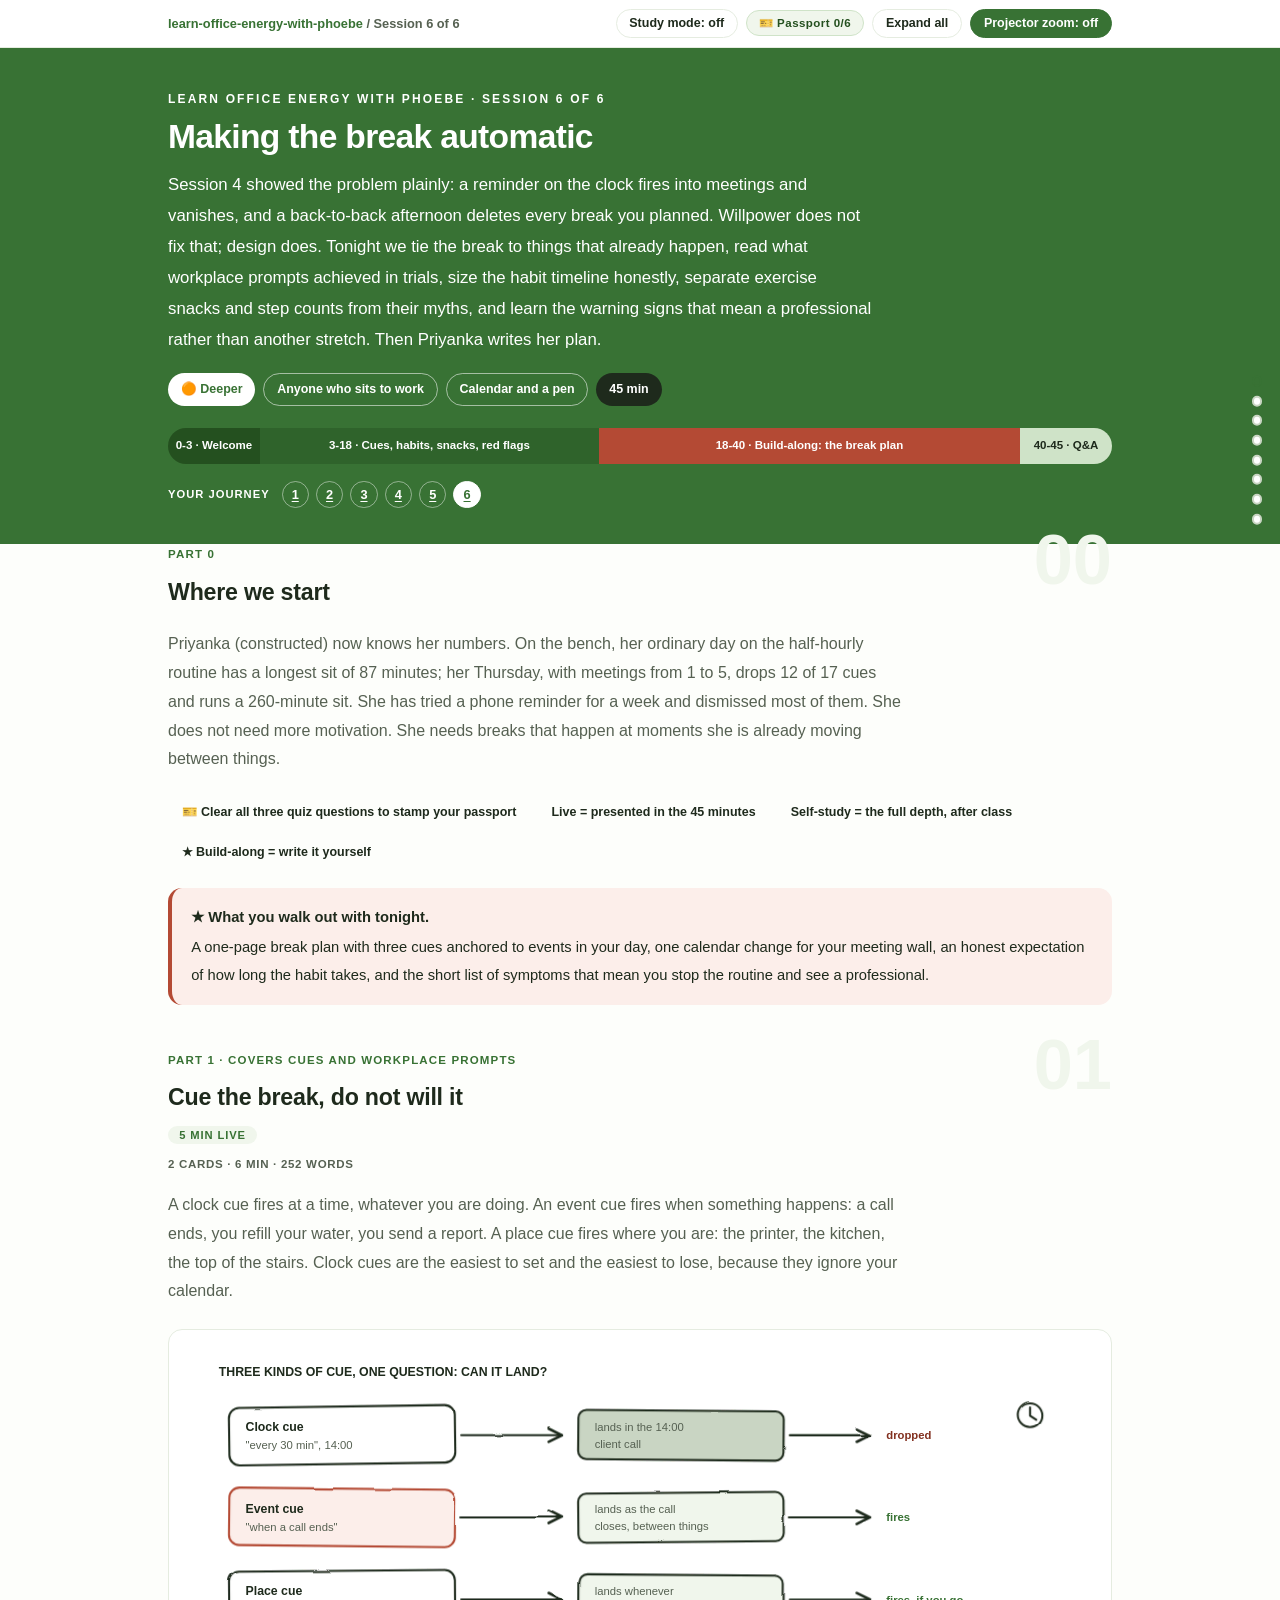
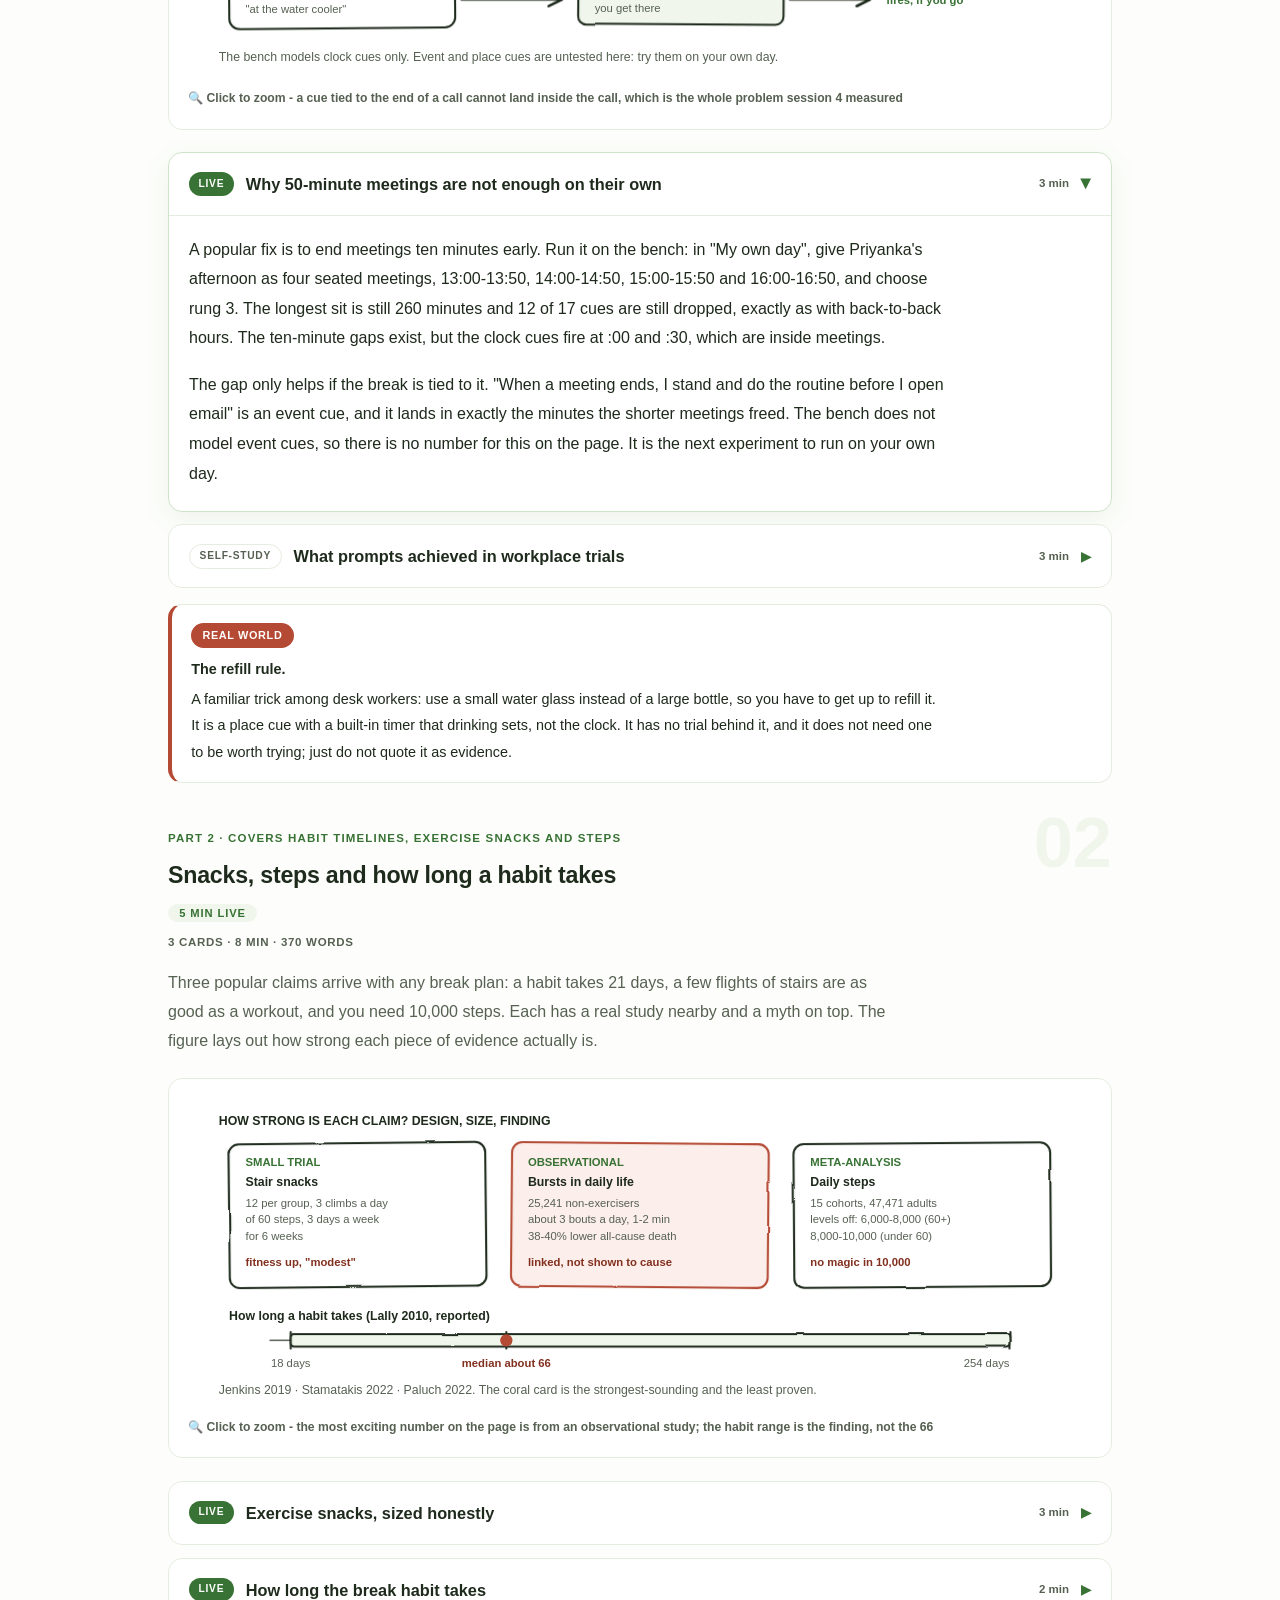
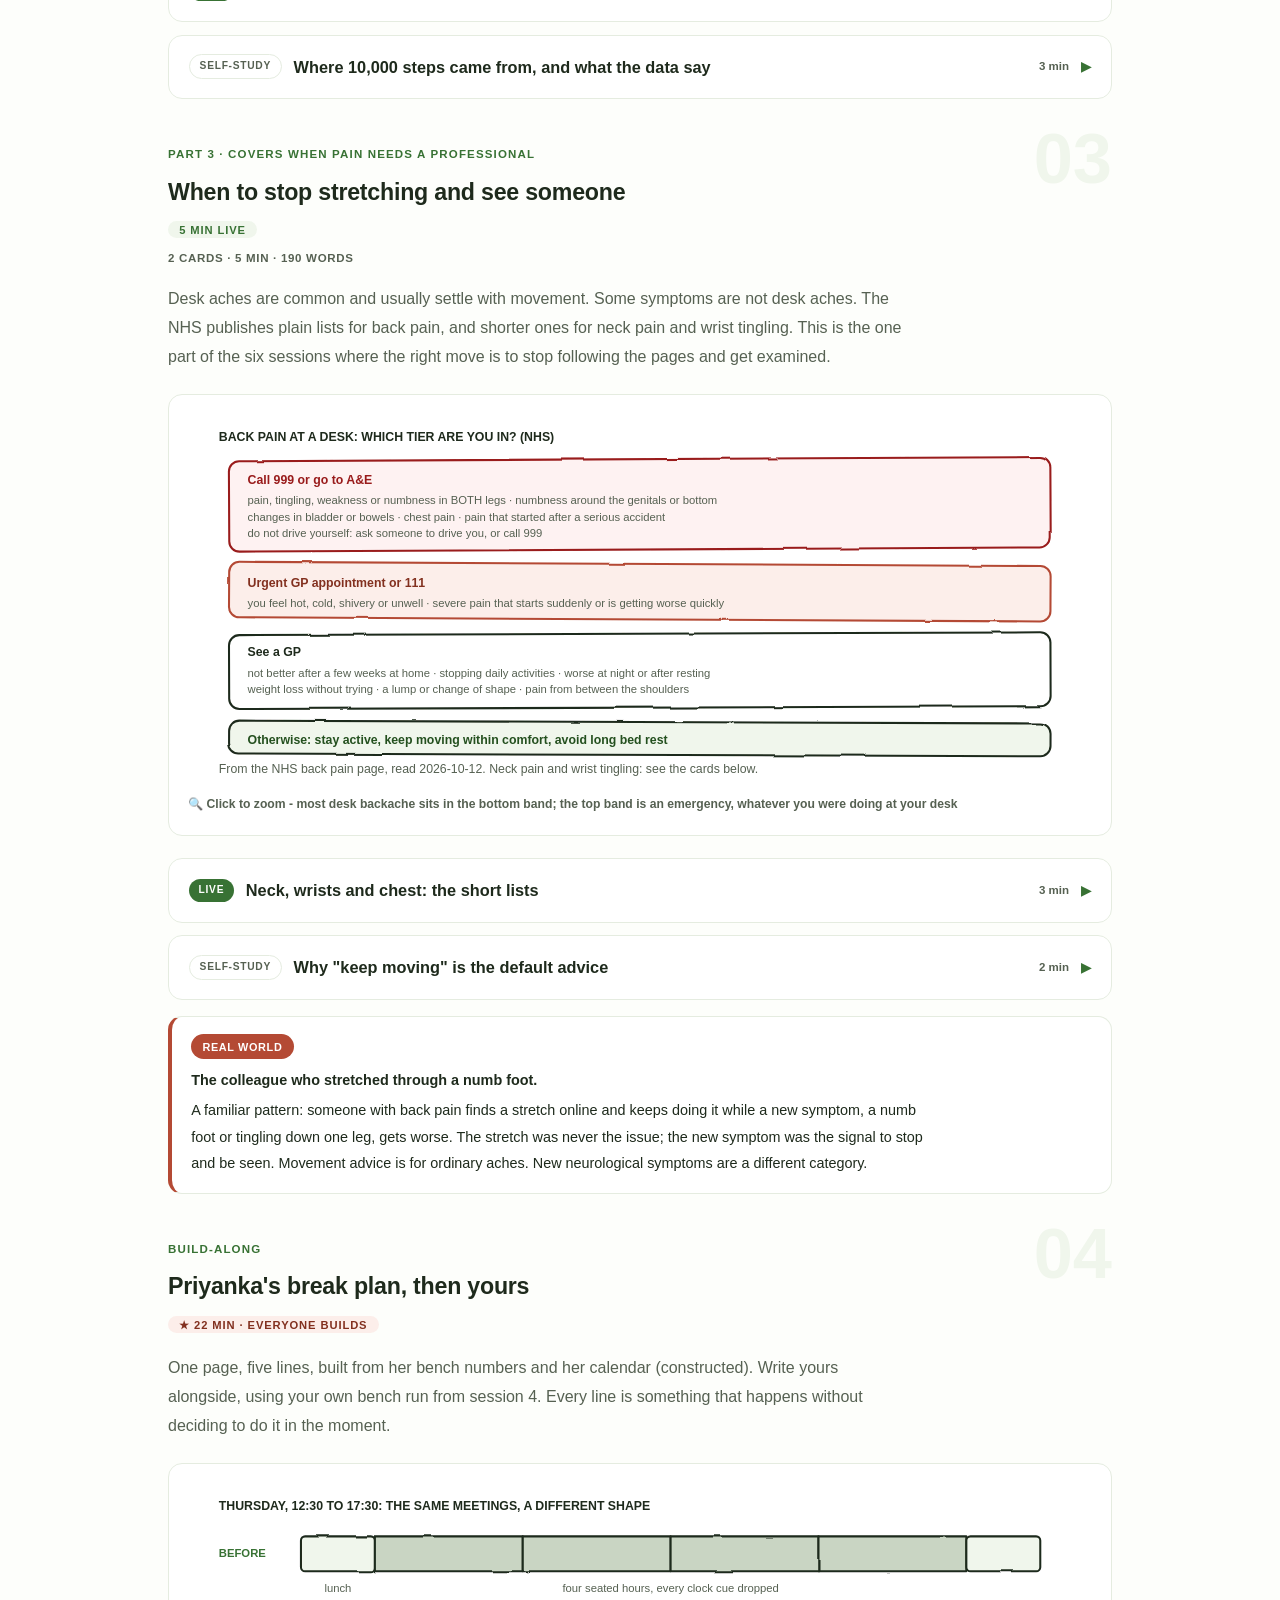
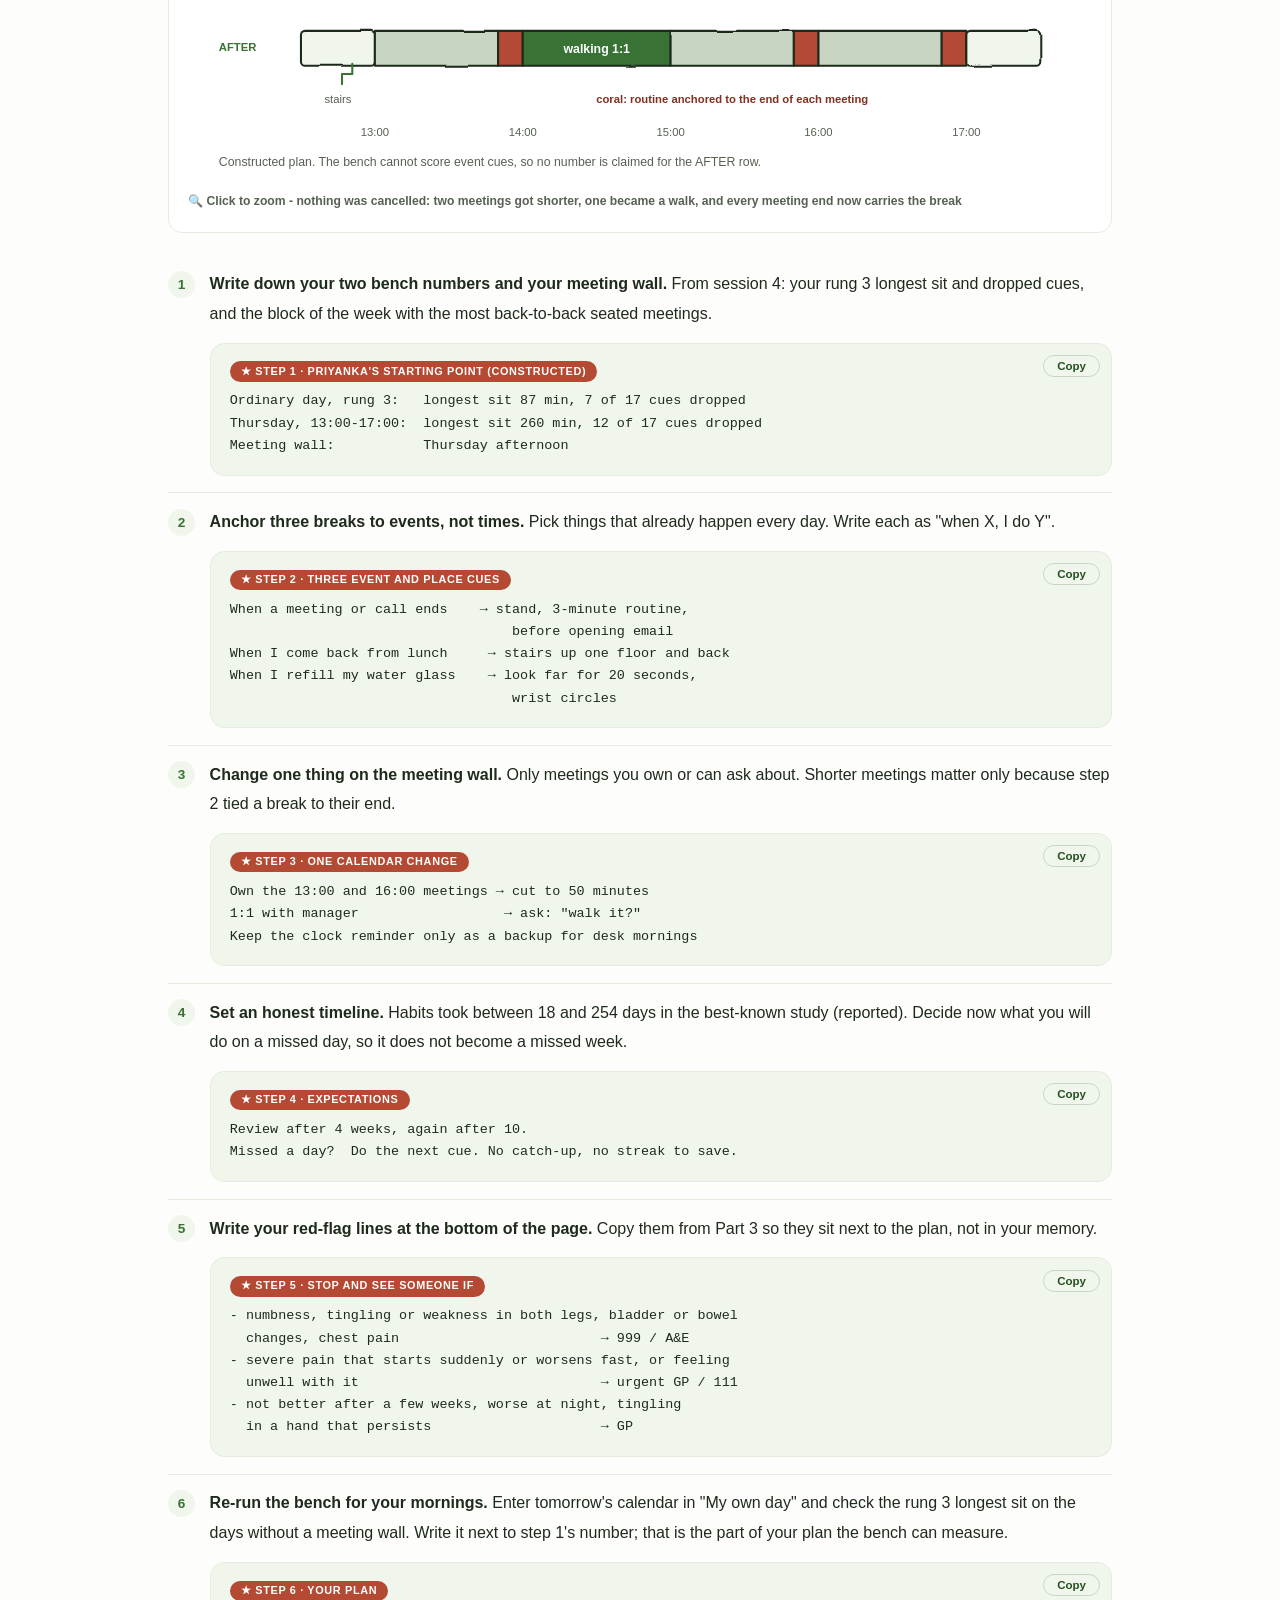
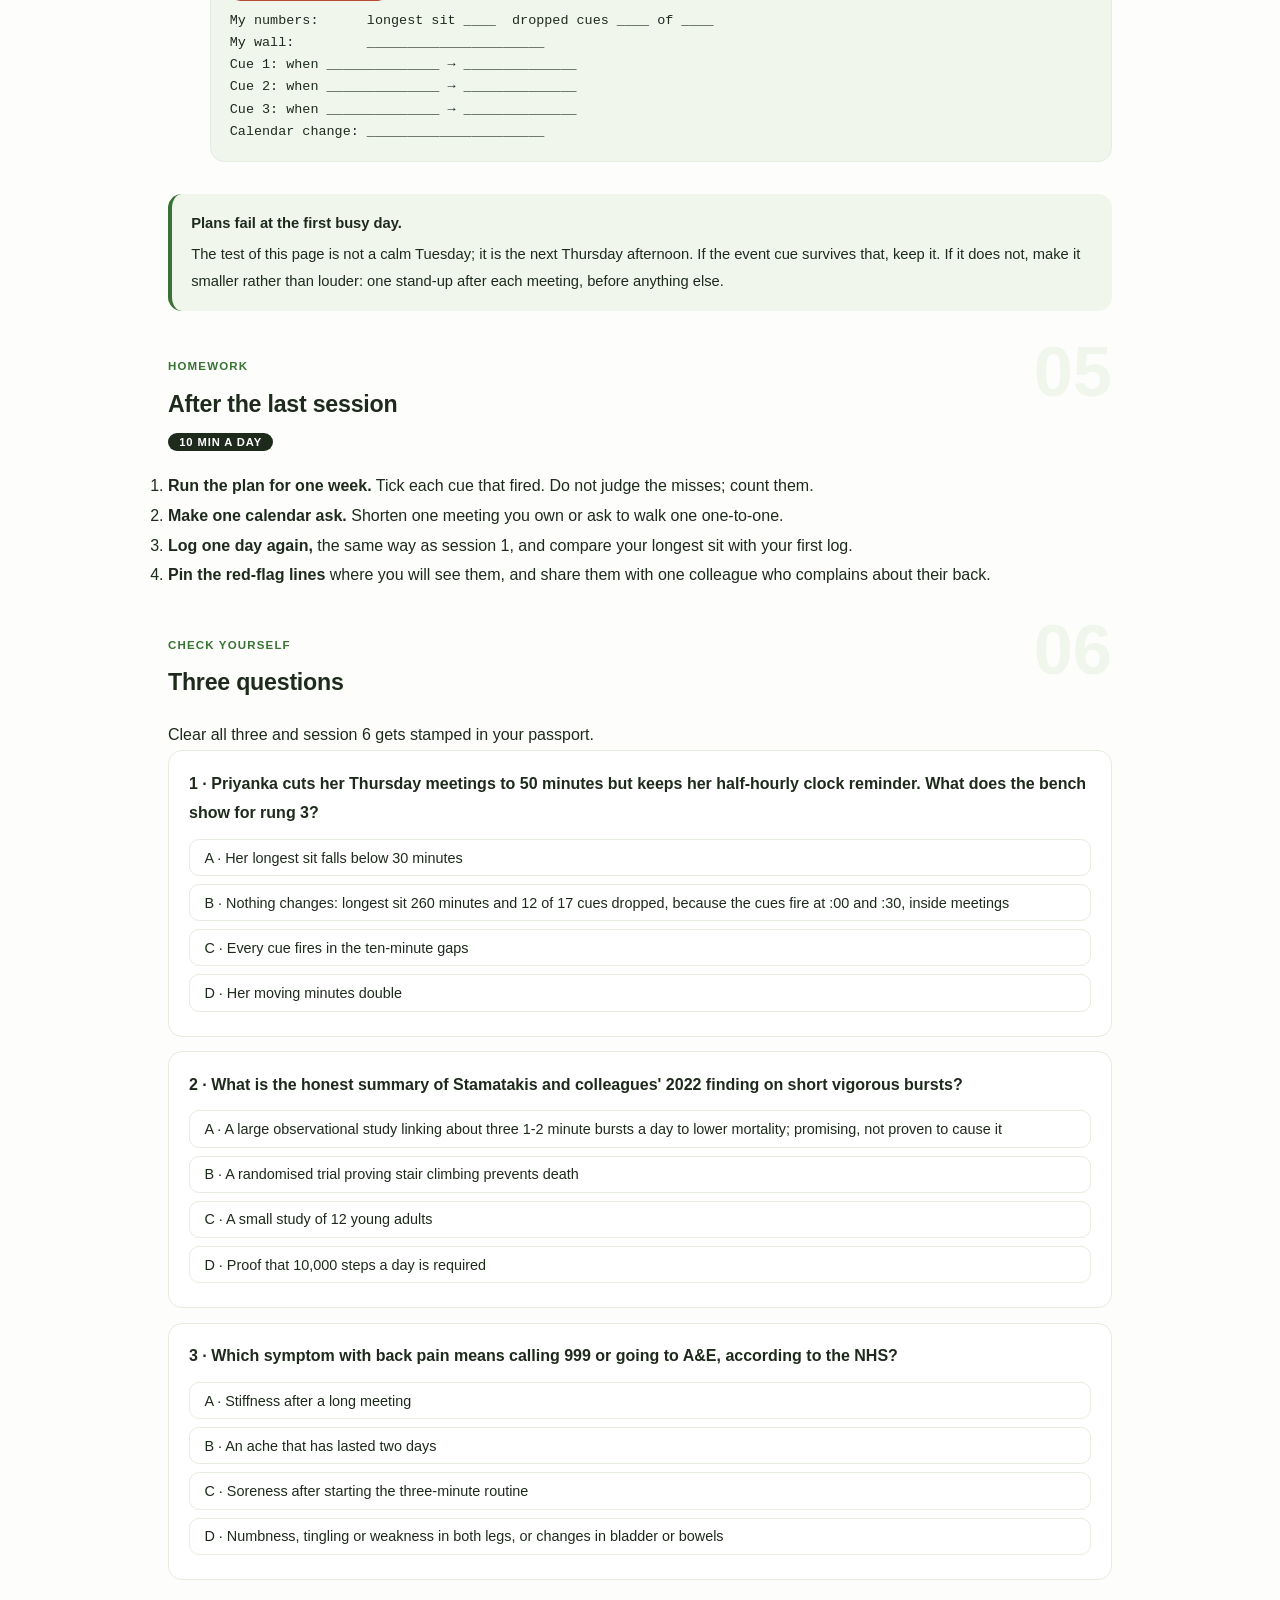
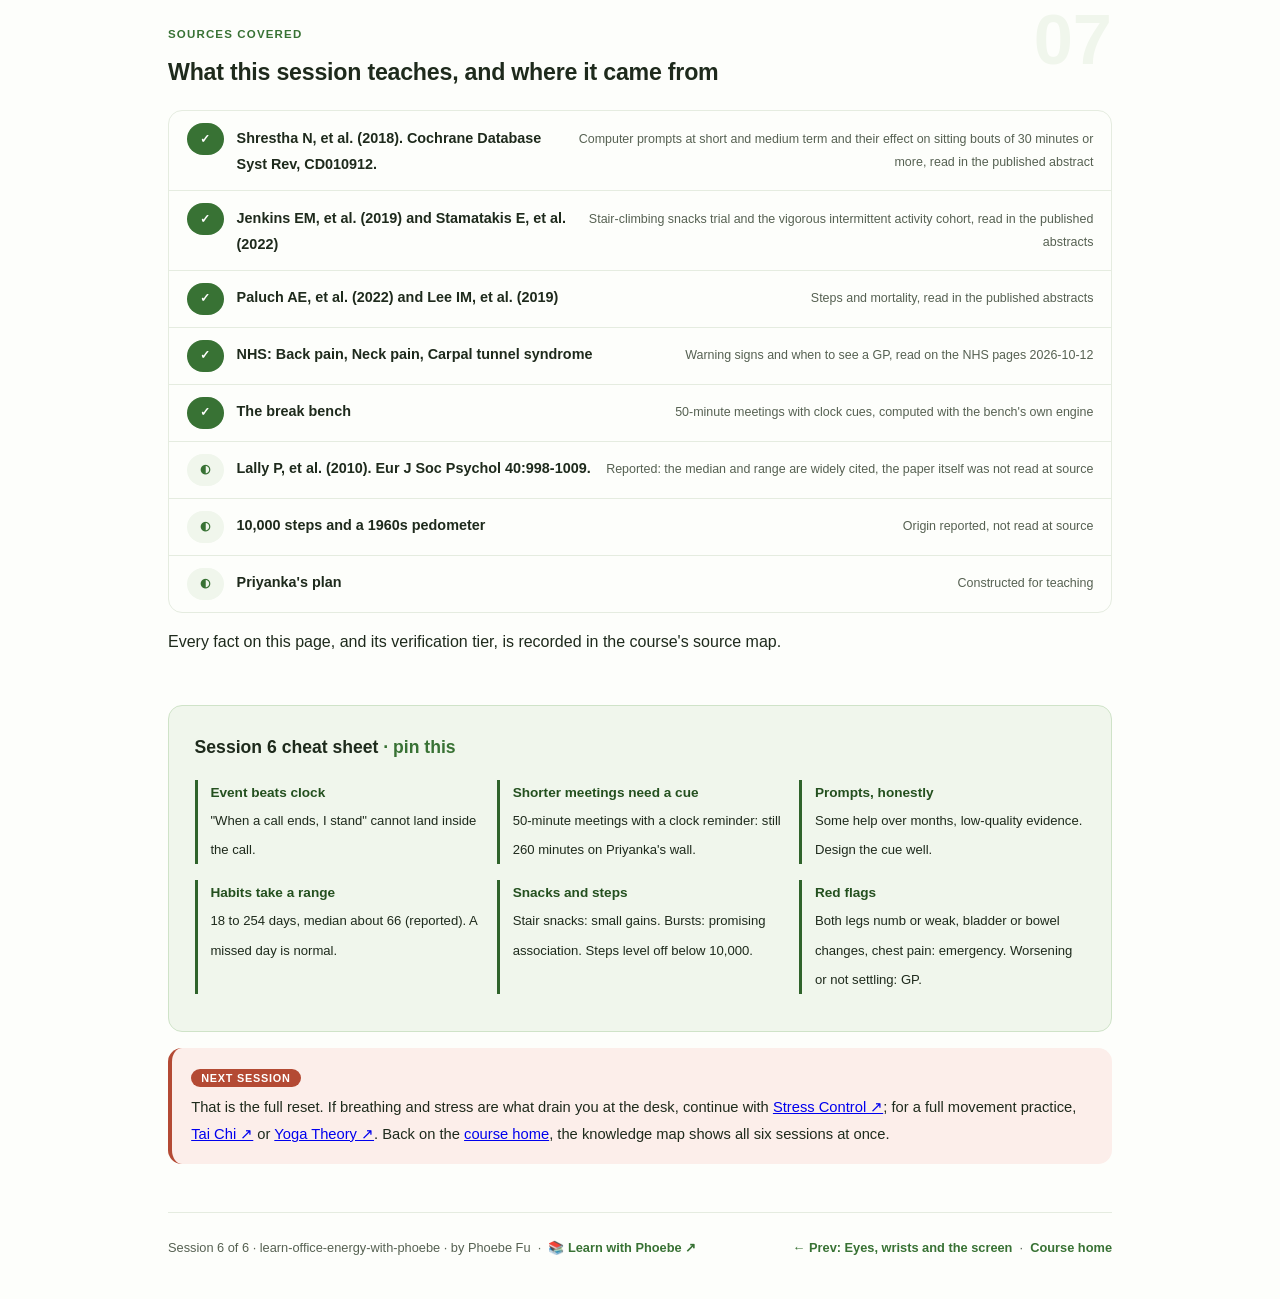
<file: courses/06-break-automatic.html>
<!DOCTYPE html>
<html lang="en">
<head>
<meta charset="UTF-8">
<meta name="viewport" content="width=device-width, initial-scale=1.0">
<!-- social:start -->
<meta name="description" content="Session 6 of 6. Making the break happen without willpower: clock cues against event cues, what workplace prompts did in trials, how long habits really take, exercise snacks and step counts without the myths, and the NHS warning signs that mean a professional, not a stretch. Then Priyanka's break plan.">
<meta property="og:type" content="article">
<meta property="og:site_name" content="Learn with Phoebe">
<meta property="og:title" content="Making the break automatic - learn office energy with phoebe">
<meta property="og:description" content="Session 6 of 6. Anchor the break to something that already happens, size the evidence honestly, and know when pain needs a professional.">
<meta property="og:url" content="https://phoebefu6.github.io/learn-office-energy-with-phoebe/courses/06-break-automatic.html">
<meta property="og:image" content="https://phoebefu6.github.io/learn-office-energy-with-phoebe/assets/og-cover.png">
<meta property="og:image:width" content="1200">
<meta property="og:image:height" content="630">
<meta name="twitter:card" content="summary_large_image">
<meta name="twitter:title" content="Making the break automatic - learn office energy with phoebe">
<meta name="twitter:description" content="Session 6 of 6. Cues that survive meetings, habits, snacks, steps, and when to see someone.">
<meta name="twitter:image" content="https://phoebefu6.github.io/learn-office-energy-with-phoebe/assets/og-cover.png">
<!-- social:end -->
<title>Session 6 · Making the break automatic - learn office energy with phoebe</title>
<link rel="stylesheet" href="../assets/style.css?v=3">
</head>
<body>

<div class="toolbar">
  <div class="wrap">
    <span class="crumb"><a href="../index.html">learn-office-energy-with-phoebe</a> / Session 6 of 6</span>
    <button class="btn" id="toggle-all" type="button">Expand all</button>
    <button class="btn primary" id="zoom-toggle" type="button">Projector zoom: off</button>
  </div>
</div>

<header class="masthead">
  <div class="wrap">
    <div class="eyebrow">Learn Office Energy with Phoebe · Session 6 of 6</div>
    <h1>Making the break <span class="accent">automatic</span></h1>
    <p class="sub">Session 4 showed the problem plainly: a reminder on the clock fires into meetings and vanishes, and a back-to-back afternoon deletes every break you planned. Willpower does not fix that; design does. Tonight we tie the break to things that already happen, read what workplace prompts achieved in trials, size the habit timeline honestly, separate exercise snacks and step counts from their myths, and learn the warning signs that mean a professional rather than another stretch. Then Priyanka writes her plan.</p>
    <div class="chip-row">
      <span class="chip level">🟠 Deeper</span>
      <span class="chip audience">Anyone who sits to work</span>
      <span class="chip audience">Calendar and a pen</span>
      <span class="chip time">45 min</span>
    </div>
    <div class="agenda">
      <span class="a1" style="flex:1">0-3 · Welcome</span>
      <span class="a2" style="flex:4">3-18 · Cues, habits, snacks, red flags</span>
      <span class="a3" style="flex:5">18-40 · Build-along: the break plan</span>
      <span class="a4" style="flex:1">40-45 · Q&amp;A</span>
    </div>
  </div>
</header>

<main class="wrap">

  <section class="section" id="intro">
    <div class="section-kicker">
      <span class="klabel">Part 0</span>
      <h2>Where we start</h2>
    </div>
    <p class="lede">Priyanka (constructed) now knows her numbers. On the bench, her ordinary day on the half-hourly routine has a longest sit of 87 minutes; her Thursday, with meetings from 1 to 5, drops 12 of 17 cues and runs a 260-minute sit. She has tried a phone reminder for a week and dismissed most of them. She does not need more motivation. She needs breaks that happen at moments she is already moving between things.</p>

    <div class="legend">
      <span class="pill">🎫 Clear all three quiz questions to stamp your passport</span>
      <span class="pill">Live = presented in the 45 minutes</span>
      <span class="pill">Self-study = the full depth, after class</span>
      <span class="pill">★ Build-along = write it yourself</span>
    </div>

    <div class="callout win">
      <p><strong>★ What you walk out with tonight.</strong> A one-page break plan with three cues anchored to events in your day, one calendar change for your meeting wall, an honest expectation of how long the habit takes, and the short list of symptoms that mean you stop the routine and see a professional.</p>
    </div>
  </section>

  <section class="section" id="part-1">
    <div class="section-kicker">
      <span class="klabel">Part 1 · covers cues and workplace prompts</span>
      <h2>Cue the break, do not will it</h2>
      <span class="tag concept">5 min live</span>
    </div>
    <p class="lede">A clock cue fires at a time, whatever you are doing. An event cue fires when something happens: a call ends, you refill your water, you send a report. A place cue fires where you are: the printer, the kitchen, the top of the stairs. Clock cues are the easiest to set and the easiest to lose, because they ignore your calendar.</p>

    <figure class="zoomable">
      <svg viewBox="0 0 880 320" xmlns="http://www.w3.org/2000/svg" role="img" aria-label="Three kinds of cue routed through one question: are you at your desk when it fires? A clock cue at 14:00 lands in a meeting and is dropped. An event cue, when a call ends, always lands at a moment you are already between things, so it fires. A place cue, at the water cooler, fires whenever you get there. The event cue is highlighted.">
        <defs>
          <filter id="f6aSk" x="-3%" y="-3%" width="106%" height="106%"><feTurbulence type="fractalNoise" baseFrequency="0.02" numOctaves="2" seed="17" result="n"/><feDisplacementMap in="SourceGraphic" in2="n" scale="2.4" xChannelSelector="R" yChannelSelector="G"/></filter>
          <marker id="f6aAr" viewBox="0 0 10 10" refX="9" refY="5" markerWidth="8" markerHeight="8" orient="auto"><path d="M1 1 L9 5 L1 9" fill="none" stroke="#1E2A1C" stroke-width="1.6" stroke-linecap="round"/></marker>
        </defs>
        <style>
          .f6aH { font: 800 12px Inter, sans-serif; fill: #1E2A1C; }
          .f6aL { font: 600 12px Inter, sans-serif; fill: #1E2A1C; }
          .f6aS { font: 400 11px Inter, sans-serif; fill: #566152; }
          .f6aB { font: 800 11px Inter, sans-serif; fill: #82301F; }
          .f6aA { font: 700 11px Inter, sans-serif; fill: #387234; }
          .f6aN { font: 400 12px Inter, sans-serif; fill: #566152; }
        </style>

        <text class="f6aH" x="30" y="26">THREE KINDS OF CUE, ONE QUESTION: CAN IT LAND?</text>

        <g filter="url(#f6aSk)" fill="none" stroke="#1E2A1C" stroke-width="2" stroke-linecap="round" stroke-linejoin="round">
          <rect x="40" y="56" width="220" height="56" rx="10" transform="rotate(-0.8 150 84)" fill="#FFFFFF"/>
          <rect x="40" y="136" width="220" height="56" rx="10" transform="rotate(0.6 150 164)" fill="#FCEEEA" stroke="#B44A34"/>
          <rect x="40" y="216" width="220" height="56" rx="10" transform="rotate(-0.5 150 244)" fill="#FFFFFF"/>
          <path d="M266 84 L364 84" marker-end="url(#f6aAr)"/>
          <path d="M266 164 L364 164" marker-end="url(#f6aAr)"/>
          <path d="M266 244 L364 244" marker-end="url(#f6aAr)"/>
          <rect x="380" y="60" width="200" height="48" rx="8" transform="rotate(0.5 480 84)" fill="#C9D5C3"/>
          <rect x="380" y="140" width="200" height="48" rx="8" transform="rotate(-0.5 480 164)" fill="#F0F6EC"/>
          <rect x="380" y="220" width="200" height="48" rx="8" transform="rotate(0.4 480 244)" fill="#F0F6EC"/>
          <path d="M586 84 L664 84" marker-end="url(#f6aAr)"/>
          <path d="M586 164 L664 164" marker-end="url(#f6aAr)"/>
          <path d="M586 244 L664 244" marker-end="url(#f6aAr)"/>
          <circle cx="820" cy="64" r="12" fill="#FFFFFF"/>
          <path d="M820 56 L820 64 L826 68"/>
        </g>

        <text class="f6aL" x="56" y="80">Clock cue</text>
        <text class="f6aS" x="56" y="97">"every 30 min", 14:00</text>
        <text class="f6aL" x="56" y="160">Event cue</text>
        <text class="f6aS" x="56" y="177">"when a call ends"</text>
        <text class="f6aL" x="56" y="240">Place cue</text>
        <text class="f6aS" x="56" y="257">"at the water cooler"</text>
        <text class="f6aS" x="396" y="80">lands in the 14:00</text>
        <text class="f6aS" x="396" y="96">client call</text>
        <text class="f6aS" x="396" y="160">lands as the call</text>
        <text class="f6aS" x="396" y="176">closes, between things</text>
        <text class="f6aS" x="396" y="240">lands whenever</text>
        <text class="f6aS" x="396" y="256">you get there</text>
        <text class="f6aB" x="680" y="88">dropped</text>
        <text class="f6aA" x="680" y="168">fires</text>
        <text class="f6aA" x="680" y="248">fires, if you go</text>

        <text class="f6aN" x="30" y="304">The bench models clock cues only. Event and place cues are untested here: try them on your own day.</text>
      </svg>
      <figcaption>🔍 Click to zoom - a cue tied to the end of a call cannot land inside the call, which is the whole problem session 4 measured</figcaption>
    </figure>

    <details class="card" open>
      <summary><span class="mode live">Live</span>Why 50-minute meetings are not enough on their own<span class="mini">3 min</span><span class="caret">▶</span></summary>
      <div class="body">
        <p>A popular fix is to end meetings ten minutes early. Run it on the bench: in "My own day", give Priyanka's afternoon as four seated meetings, 13:00-13:50, 14:00-14:50, 15:00-15:50 and 16:00-16:50, and choose rung 3. The longest sit is still 260 minutes and 12 of 17 cues are still dropped, exactly as with back-to-back hours. The ten-minute gaps exist, but the clock cues fire at :00 and :30, which are inside meetings.</p>
        <p>The gap only helps if the break is tied to it. "When a meeting ends, I stand and do the routine before I open email" is an event cue, and it lands in exactly the minutes the shorter meetings freed. The bench does not model event cues, so there is no number for this on the page. It is the next experiment to run on your own day.</p>
      </div>
    </details>

    <details class="card">
      <summary><span class="mode self">Self-study</span>What prompts achieved in workplace trials<span class="mini">3 min</span><span class="caret">▶</span></summary>
      <div class="body">
        <p>The 2018 Cochrane review (Shrestha and colleagues) found that computer prompts combined with information made no significant change in sitting at short-term follow-up (about 14 minutes a day less, three studies), but in one study a significant cut of about 55 minutes a day at medium term. In one study, prompting also cut the number of sitting bouts of 30 minutes or more by about one a day. All of it is low-quality evidence from small trials.</p>
        <p>Read that honestly: prompts help some people somewhat, and the effect may take time to show. It is a reason to design the cue well, not a promise that a pop-up will change your day.</p>
      </div>
    </details>

    <div class="callout example">
      <span class="ex-pill">Real world</span>
      <p><strong>The refill rule.</strong> A familiar trick among desk workers: use a small water glass instead of a large bottle, so you have to get up to refill it. It is a place cue with a built-in timer that drinking sets, not the clock. It has no trial behind it, and it does not need one to be worth trying; just do not quote it as evidence.</p>
    </div>
  </section>

  <section class="section" id="part-2">
    <div class="section-kicker">
      <span class="klabel">Part 2 · covers habit timelines, exercise snacks and steps</span>
      <h2>Snacks, steps and how long a habit takes</h2>
      <span class="tag concept">5 min live</span>
    </div>
    <p class="lede">Three popular claims arrive with any break plan: a habit takes 21 days, a few flights of stairs are as good as a workout, and you need 10,000 steps. Each has a real study nearby and a myth on top. The figure lays out how strong each piece of evidence actually is.</p>

    <figure class="zoomable">
      <svg viewBox="0 0 880 300" xmlns="http://www.w3.org/2000/svg" role="img" aria-label="Three evidence cards. Stair snacks trial: 12 sedentary young adults per group, three vigorous climbs of 60 steps a day, 3 days a week for 6 weeks, fitness up but modestly; a small trial. Vigorous bursts in daily life: 25,241 non-exercisers in UK Biobank, about 3 bouts a day of 1 to 2 minutes linked to 38 to 40 percent lower all-cause mortality; observational. Steps: 15 cohorts, 47,471 adults, benefit levels off around 6,000 to 8,000 steps over 60 and 8,000 to 10,000 under 60. Underneath, a habit timeline: median about 66 days, range 18 to 254, reported.">
        <defs>
          <filter id="f6bSk" x="-3%" y="-3%" width="106%" height="106%"><feTurbulence type="fractalNoise" baseFrequency="0.02" numOctaves="2" seed="31" result="n"/><feDisplacementMap in="SourceGraphic" in2="n" scale="2.4" xChannelSelector="R" yChannelSelector="G"/></filter>
        </defs>
        <style>
          .f6bH { font: 800 12px Inter, sans-serif; fill: #1E2A1C; }
          .f6bL { font: 600 12px Inter, sans-serif; fill: #1E2A1C; }
          .f6bS { font: 400 11px Inter, sans-serif; fill: #566152; }
          .f6bB { font: 800 11px Inter, sans-serif; fill: #82301F; }
          .f6bA { font: 700 11px Inter, sans-serif; fill: #387234; }
          .f6bN { font: 400 12px Inter, sans-serif; fill: #566152; }
        </style>

        <text class="f6bH" x="30" y="26">HOW STRONG IS EACH CLAIM? DESIGN, SIZE, FINDING</text>

        <g filter="url(#f6bSk)" fill="none" stroke="#1E2A1C" stroke-width="2" stroke-linecap="round" stroke-linejoin="round">
          <rect x="40" y="44" width="250" height="140" rx="10" transform="rotate(-0.6 165 114)" fill="#FFFFFF"/>
          <rect x="315" y="44" width="250" height="140" rx="10" transform="rotate(0.5 440 114)" fill="#FCEEEA" stroke="#B44A34"/>
          <rect x="590" y="44" width="250" height="140" rx="10" transform="rotate(-0.4 715 114)" fill="#FFFFFF"/>
          <path d="M80 236 L800 236" stroke="#566152" stroke-width="1.6"/>
          <path d="M100 228 L100 244 M310 228 L310 244 M800 228 L800 244"/>
          <rect x="100" y="230" width="700" height="12" rx="3" fill="#F0F6EC"/>
        </g>
        <circle cx="310" cy="236" r="6" fill="#B44A34"/>

        <text class="f6bA" x="56" y="66">SMALL TRIAL</text>
        <text class="f6bL" x="56" y="86">Stair snacks</text>
        <text class="f6bS" x="56" y="106">12 per group, 3 climbs a day</text>
        <text class="f6bS" x="56" y="122">of 60 steps, 3 days a week</text>
        <text class="f6bS" x="56" y="138">for 6 weeks</text>
        <text class="f6bB" x="56" y="164">fitness up, "modest"</text>

        <text class="f6bA" x="331" y="66">OBSERVATIONAL</text>
        <text class="f6bL" x="331" y="86">Bursts in daily life</text>
        <text class="f6bS" x="331" y="106">25,241 non-exercisers</text>
        <text class="f6bS" x="331" y="122">about 3 bouts a day, 1-2 min</text>
        <text class="f6bS" x="331" y="138">38-40% lower all-cause death</text>
        <text class="f6bB" x="331" y="164">linked, not shown to cause</text>

        <text class="f6bA" x="606" y="66">META-ANALYSIS</text>
        <text class="f6bL" x="606" y="86">Daily steps</text>
        <text class="f6bS" x="606" y="106">15 cohorts, 47,471 adults</text>
        <text class="f6bS" x="606" y="122">levels off: 6,000-8,000 (60+)</text>
        <text class="f6bS" x="606" y="138">8,000-10,000 (under 60)</text>
        <text class="f6bB" x="606" y="164">no magic in 10,000</text>

        <text class="f6bL" x="40" y="216">How long a habit takes (Lally 2010, reported)</text>
        <text class="f6bS" x="100" y="262" text-anchor="middle">18 days</text>
        <text class="f6bB" x="310" y="262" text-anchor="middle">median about 66</text>
        <text class="f6bS" x="800" y="262" text-anchor="end">254 days</text>

        <text class="f6bN" x="30" y="288">Jenkins 2019 · Stamatakis 2022 · Paluch 2022. The coral card is the strongest-sounding and the least proven.</text>
      </svg>
      <figcaption>🔍 Click to zoom - the most exciting number on the page is from an observational study; the habit range is the finding, not the 66</figcaption>
    </figure>

    <details class="card">
      <summary><span class="mode live">Live</span>Exercise snacks, sized honestly<span class="mini">3 min</span><span class="caret">▶</span></summary>
      <div class="body">
        <p>Jenkins and colleagues (2019) had sedentary young adults climb three flights, 60 steps, vigorously, three times a day with one to four hours between, three days a week for six weeks; 12 people per group. Peak oxygen uptake rose compared with controls, and the authors themselves call the absolute increase modest. Stamatakis and colleagues (2022) used wrist accelerometers on 25,241 UK Biobank non-exercisers with an average age near 62: about three short vigorous bouts a day, one or two minutes each, were linked to 38 to 40 percent lower all-cause and cancer mortality over about seven years.</p>
        <p>The second number is far bigger and far weaker. It is an association; people who naturally hurry up stairs may differ in many ways. Teach it as promising, not proven. For Priyanka the practical message is simple and safe: taking the stairs briskly once or twice a day is a reasonable snack, if her heart and joints are healthy. Anyone with heart symptoms, chest pain on exertion or a joint problem asks a doctor first.</p>
      </div>
    </details>

    <details class="card">
      <summary><span class="mode live">Live</span>How long the break habit takes<span class="mini">2 min</span><span class="caret">▶</span></summary>
      <div class="body">
        <p>The best-known study of habit formation (Lally and colleagues, 2010; reported, the paper was not read at source) followed 96 volunteers repeating one daily behaviour. The median time for it to feel automatic was about 66 days, and the modelled range ran from 18 to 254. Missing a single day did not derail it. So "21 days" has no basis there, and 66 is a middle, not a deadline. Plan for weeks to months, and treat a missed day as normal.</p>
      </div>
    </details>

    <details class="card">
      <summary><span class="mode self">Self-study</span>Where 10,000 steps came from, and what the data say<span class="mini">3 min</span><span class="caret">▶</span></summary>
      <div class="body">
        <p>The 10,000 figure is often traced to a 1960s Japanese pedometer brand (reported). Paluch and colleagues' 2022 meta-analysis of 15 cohorts states plainly that 10,000 is widely promoted with little evidence; mortality risk fell with more steps until about 6,000 to 8,000 a day for adults over 60 and 8,000 to 10,000 for younger adults. Lee and colleagues (2019) found, in 16,741 older women, that about 4,400 steps a day was already linked to lower mortality than about 2,700, levelling off around 7,500.</p>
        <p>None of this says steps replace breaks. A step target and a break plan answer the two different questions from session 1: how much you move, and how long you sit at a stretch.</p>
      </div>
    </details>
  </section>

  <section class="section" id="part-3">
    <div class="section-kicker">
      <span class="klabel">Part 3 · covers when pain needs a professional</span>
      <h2>When to stop stretching and see someone</h2>
      <span class="tag concept">5 min live</span>
    </div>
    <p class="lede">Desk aches are common and usually settle with movement. Some symptoms are not desk aches. The NHS publishes plain lists for back pain, and shorter ones for neck pain and wrist tingling. This is the one part of the six sessions where the right move is to stop following the pages and get examined.</p>

    <figure class="zoomable">
      <svg viewBox="0 0 880 360" xmlns="http://www.w3.org/2000/svg" role="img" aria-label="NHS back pain guidance as three tiers. Call 999 or go to A and E: pain, tingling, weakness or numbness in both legs; numbness around the genitals or bottom; changes in bladder or bowels; chest pain; after a serious accident. Urgent GP or 111: feeling hot, shivery or unwell; severe pain that starts suddenly or gets worse quickly. See a GP: not better after a few weeks at home, stopping daily activities, worse at night or after rest, weight loss without trying, pain between the shoulders. Otherwise: stay active and keep moving within comfort.">
        <defs>
          <filter id="f6cSk" x="-3%" y="-3%" width="106%" height="106%"><feTurbulence type="fractalNoise" baseFrequency="0.02" numOctaves="2" seed="43" result="n"/><feDisplacementMap in="SourceGraphic" in2="n" scale="2.4" xChannelSelector="R" yChannelSelector="G"/></filter>
        </defs>
        <style>
          .f6cH { font: 800 12px Inter, sans-serif; fill: #1E2A1C; }
          .f6cL { font: 600 12px Inter, sans-serif; fill: #1E2A1C; }
          .f6cS { font: 400 11px Inter, sans-serif; fill: #566152; }
          .f6cR { font: 800 12px Inter, sans-serif; fill: #991B1B; }
          .f6cB { font: 800 12px Inter, sans-serif; fill: #82301F; }
          .f6cA { font: 800 12px Inter, sans-serif; fill: #24501F; }
          .f6cN { font: 400 12px Inter, sans-serif; fill: #566152; }
        </style>

        <text class="f6cH" x="30" y="26">BACK PAIN AT A DESK: WHICH TIER ARE YOU IN? (NHS)</text>

        <g filter="url(#f6cSk)" fill="none" stroke="#1E2A1C" stroke-width="2" stroke-linecap="round" stroke-linejoin="round">
          <rect x="40" y="44" width="800" height="88" rx="10" transform="rotate(-0.3 440 88)" fill="#FEF2F2" stroke="#991B1B"/>
          <rect x="40" y="146" width="800" height="54" rx="10" transform="rotate(0.3 440 173)" fill="#FCEEEA" stroke="#B44A34"/>
          <rect x="40" y="214" width="800" height="72" rx="10" transform="rotate(-0.2 440 250)" fill="#FFFFFF"/>
          <rect x="40" y="300" width="800" height="32" rx="10" transform="rotate(0.2 440 316)" fill="#F0F6EC"/>
        </g>

        <text class="f6cR" x="58" y="68">Call 999 or go to A&amp;E</text>
        <text class="f6cS" x="58" y="88">pain, tingling, weakness or numbness in BOTH legs · numbness around the genitals or bottom</text>
        <text class="f6cS" x="58" y="104">changes in bladder or bowels · chest pain · pain that started after a serious accident</text>
        <text class="f6cS" x="58" y="120">do not drive yourself: ask someone to drive you, or call 999</text>
        <text class="f6cB" x="58" y="168">Urgent GP appointment or 111</text>
        <text class="f6cS" x="58" y="188">you feel hot, cold, shivery or unwell · severe pain that starts suddenly or is getting worse quickly</text>
        <text class="f6cL" x="58" y="236">See a GP</text>
        <text class="f6cS" x="58" y="256">not better after a few weeks at home · stopping daily activities · worse at night or after resting</text>
        <text class="f6cS" x="58" y="272">weight loss without trying · a lump or change of shape · pain from between the shoulders</text>
        <text class="f6cA" x="58" y="321">Otherwise: stay active, keep moving within comfort, avoid long bed rest</text>

        <text class="f6cN" x="30" y="350">From the NHS back pain page, read 2026-10-12. Neck pain and wrist tingling: see the cards below.</text>
      </svg>
      <figcaption>🔍 Click to zoom - most desk backache sits in the bottom band; the top band is an emergency, whatever you were doing at your desk</figcaption>
    </figure>

    <details class="card">
      <summary><span class="mode live">Live</span>Neck, wrists and chest: the short lists<span class="mini">3 min</span><span class="caret">▶</span></summary>
      <div class="body">
        <p><strong>Neck.</strong> The NHS advises seeing a GP if neck pain or stiffness does not go away after a few weeks, painkillers have not worked, you are worried, or you have other symptoms such as pins and needles or a cold arm. <strong>Wrists and hands.</strong> Numbness, tingling, an ache in the fingers or a weak thumb, often worse at night, can be carpal tunnel syndrome; see a GP if it is getting worse or not going away (session 5). <strong>Chest pain</strong> is never a desk ache: call emergency services.</p>
        <p>None of the moves in session 3 is a treatment for any of these. If a move brings on tingling, numbness, pain down an arm or leg, or dizziness, stop it and get it checked.</p>
      </div>
    </details>

    <details class="card">
      <summary><span class="mode self">Self-study</span>Why "keep moving" is the default advice<span class="mini">2 min</span><span class="caret">▶</span></summary>
      <div class="body">
        <p>For ordinary back pain, the NHS advice is to stay active and continue daily activities, and not to stay in bed for long periods. That matches the thread through all six sessions: the problem is usually staying still, not moving. It is still general guidance for the common case. A physiotherapist who examines you can tell you what applies to your back, which no web page can.</p>
      </div>
    </details>

    <div class="callout example">
      <span class="ex-pill">Real world</span>
      <p><strong>The colleague who stretched through a numb foot.</strong> A familiar pattern: someone with back pain finds a stretch online and keeps doing it while a new symptom, a numb foot or tingling down one leg, gets worse. The stretch was never the issue; the new symptom was the signal to stop and be seen. Movement advice is for ordinary aches. New neurological symptoms are a different category.</p>
    </div>
  </section>

  <section class="section" id="demo-1">
    <div class="section-kicker">
      <span class="klabel">Build-along</span>
      <h2>Priyanka's break plan, then yours</h2>
      <span class="tag demo">★ 22 min · everyone builds</span>
    </div>
    <p class="lede">One page, five lines, built from her bench numbers and her calendar (constructed). Write yours alongside, using your own bench run from session 4. Every line is something that happens without deciding to do it in the moment.</p>

    <figure class="zoomable">
      <svg viewBox="0 0 880 290" xmlns="http://www.w3.org/2000/svg" role="img" aria-label="Priyanka's Thursday afternoon from 12:30 to 17:30 as a calendar strip before and after her plan. Before: lunch then four back-to-back seated meetings from 13:00 to 17:00. After: lunch with a stair climb, meetings she owns cut to 50 minutes, each meeting end anchored to a 3-minute routine, and the one-to-one turned into a walk.">
        <defs>
          <filter id="f6dSk" x="-3%" y="-3%" width="106%" height="106%"><feTurbulence type="fractalNoise" baseFrequency="0.02" numOctaves="2" seed="53" result="n"/><feDisplacementMap in="SourceGraphic" in2="n" scale="2.4" xChannelSelector="R" yChannelSelector="G"/></filter>
        </defs>
        <style>
          .f6dH { font: 800 12px Inter, sans-serif; fill: #1E2A1C; }
          .f6dL { font: 600 12px Inter, sans-serif; fill: #1E2A1C; }
          .f6dS { font: 400 11px Inter, sans-serif; fill: #566152; }
          .f6dB { font: 800 11px Inter, sans-serif; fill: #82301F; }
          .f6dW { font: 800 12px Inter, sans-serif; fill: #FFFFFF; }
          .f6dA { font: 700 11px Inter, sans-serif; fill: #387234; }
          .f6dN { font: 400 12px Inter, sans-serif; fill: #566152; }
        </style>

        <text class="f6dH" x="30" y="26">THURSDAY, 12:30 TO 17:30: THE SAME MEETINGS, A DIFFERENT SHAPE</text>
        <text class="f6dA" x="30" y="72">BEFORE</text>
        <text class="f6dA" x="30" y="164">AFTER</text>

        <g filter="url(#f6dSk)" fill="none" stroke="#1E2A1C" stroke-width="2" stroke-linecap="round" stroke-linejoin="round">
          <rect x="110" y="52" width="72" height="34" rx="4" fill="#F0F6EC"/>
          <rect x="182" y="52" width="144" height="34" fill="#C9D5C3"/>
          <rect x="326" y="52" width="144" height="34" fill="#C9D5C3"/>
          <rect x="470" y="52" width="144" height="34" fill="#C9D5C3"/>
          <rect x="614" y="52" width="144" height="34" fill="#C9D5C3"/>
          <rect x="758" y="52" width="72" height="34" rx="4" fill="#F0F6EC"/>
          <rect x="110" y="144" width="72" height="34" rx="4" fill="#F0F6EC"/>
          <rect x="182" y="144" width="120" height="34" fill="#C9D5C3"/>
          <rect x="302" y="144" width="24" height="34" fill="#B44A34"/>
          <rect x="326" y="144" width="144" height="34" fill="#387234"/>
          <rect x="470" y="144" width="120" height="34" fill="#C9D5C3"/>
          <rect x="590" y="144" width="24" height="34" fill="#B44A34"/>
          <rect x="614" y="144" width="120" height="34" fill="#C9D5C3"/>
          <rect x="734" y="144" width="24" height="34" fill="#B44A34"/>
          <rect x="758" y="144" width="72" height="34" rx="4" fill="#F0F6EC"/>
          <path d="M150 196 L150 186 L160 186 L160 176" stroke="#387234"/>
        </g>

        <text class="f6dS" x="146" y="106" text-anchor="middle">lunch</text>
        <text class="f6dS" x="470" y="106" text-anchor="middle">four seated hours, every clock cue dropped</text>
        <text class="f6dW" x="398" y="166" text-anchor="middle">walking 1:1</text>
        <text class="f6dS" x="146" y="214" text-anchor="middle">stairs</text>
        <text class="f6dB" x="530" y="214" text-anchor="middle">coral: routine anchored to the end of each meeting</text>
        <text class="f6dS" x="182" y="246" text-anchor="middle">13:00</text>
        <text class="f6dS" x="326" y="246" text-anchor="middle">14:00</text>
        <text class="f6dS" x="470" y="246" text-anchor="middle">15:00</text>
        <text class="f6dS" x="614" y="246" text-anchor="middle">16:00</text>
        <text class="f6dS" x="758" y="246" text-anchor="middle">17:00</text>

        <text class="f6dN" x="30" y="276">Constructed plan. The bench cannot score event cues, so no number is claimed for the AFTER row.</text>
      </svg>
      <figcaption>🔍 Click to zoom - nothing was cancelled: two meetings got shorter, one became a walk, and every meeting end now carries the break</figcaption>
    </figure>

    <div class="steps">
      <div class="step">
        <p><strong>Write down your two bench numbers and your meeting wall.</strong> From session 4: your rung 3 longest sit and dropped cues, and the block of the week with the most back-to-back seated meetings.</p>
        <div class="prompt-box good"><span class="label">★ Step 1 · Priyanka's starting point (constructed)</span>Ordinary day, rung 3:   longest sit 87 min, 7 of 17 cues dropped
Thursday, 13:00-17:00:  longest sit 260 min, 12 of 17 cues dropped
Meeting wall:           Thursday afternoon</div>
      </div>
      <div class="step">
        <p><strong>Anchor three breaks to events, not times.</strong> Pick things that already happen every day. Write each as "when X, I do Y".</p>
        <div class="prompt-box good"><span class="label">★ Step 2 · three event and place cues</span>When a meeting or call ends    → stand, 3-minute routine,
                                   before opening email
When I come back from lunch     → stairs up one floor and back
When I refill my water glass    → look far for 20 seconds,
                                   wrist circles</div>
      </div>
      <div class="step">
        <p><strong>Change one thing on the meeting wall.</strong> Only meetings you own or can ask about. Shorter meetings matter only because step 2 tied a break to their end.</p>
        <div class="prompt-box good"><span class="label">★ Step 3 · one calendar change</span>Own the 13:00 and 16:00 meetings → cut to 50 minutes
1:1 with manager                  → ask: "walk it?"
Keep the clock reminder only as a backup for desk mornings</div>
      </div>
      <div class="step">
        <p><strong>Set an honest timeline.</strong> Habits took between 18 and 254 days in the best-known study (reported). Decide now what you will do on a missed day, so it does not become a missed week.</p>
        <div class="prompt-box good"><span class="label">★ Step 4 · expectations</span>Review after 4 weeks, again after 10.
Missed a day?  Do the next cue. No catch-up, no streak to save.</div>
      </div>
      <div class="step">
        <p><strong>Write your red-flag lines at the bottom of the page.</strong> Copy them from Part 3 so they sit next to the plan, not in your memory.</p>
        <div class="prompt-box good"><span class="label">★ Step 5 · stop and see someone if</span>- numbness, tingling or weakness in both legs, bladder or bowel
  changes, chest pain                         → 999 / A&amp;E
- severe pain that starts suddenly or worsens fast, or feeling
  unwell with it                              → urgent GP / 111
- not better after a few weeks, worse at night, tingling
  in a hand that persists                     → GP</div>
      </div>
      <div class="step">
        <p><strong>Re-run the bench for your mornings.</strong> Enter tomorrow's calendar in "My own day" and check the rung 3 longest sit on the days without a meeting wall. Write it next to step 1's number; that is the part of your plan the bench can measure.</p>
        <div class="prompt-box good"><span class="label">★ Step 6 · your plan</span>My numbers:      longest sit ____  dropped cues ____ of ____
My wall:         ______________________
Cue 1: when ______________ → ______________
Cue 2: when ______________ → ______________
Cue 3: when ______________ → ______________
Calendar change: ______________________</div>
      </div>
    </div>

    <div class="callout tip">
      <p><strong>Plans fail at the first busy day.</strong> The test of this page is not a calm Tuesday; it is the next Thursday afternoon. If the event cue survives that, keep it. If it does not, make it smaller rather than louder: one stand-up after each meeting, before anything else.</p>
    </div>
  </section>

  <section class="section" id="exercise">
    <div class="section-kicker">
      <span class="klabel">Homework</span>
      <h2>After the last session</h2>
      <span class="tag exercise">10 min a day</span>
    </div>
    <ol>
      <li><strong>Run the plan for one week.</strong> Tick each cue that fired. Do not judge the misses; count them.</li>
      <li><strong>Make one calendar ask.</strong> Shorten one meeting you own or ask to walk one one-to-one.</li>
      <li><strong>Log one day again,</strong> the same way as session 1, and compare your longest sit with your first log.</li>
      <li><strong>Pin the red-flag lines</strong> where you will see them, and share them with one colleague who complains about their back.</li>
    </ol>
  </section>

  <section class="section" id="quiz">
    <div class="section-kicker">
      <span class="klabel">Check yourself</span>
      <h2>Three questions</h2>
    </div>
    <p>Clear all three and session 6 gets stamped in your passport.</p>

    <div class="quiz-q" data-answer="1">
      <p class="qtext">1 · Priyanka cuts her Thursday meetings to 50 minutes but keeps her half-hourly clock reminder. What does the bench show for rung 3?</p>
      <button class="qopt" type="button">A · Her longest sit falls below 30 minutes</button>
      <button class="qopt" type="button">B · Nothing changes: longest sit 260 minutes and 12 of 17 cues dropped, because the cues fire at :00 and :30, inside meetings</button>
      <button class="qopt" type="button">C · Every cue fires in the ten-minute gaps</button>
      <button class="qopt" type="button">D · Her moving minutes double</button>
      <p class="qwhy">The gaps sit at :50 to :00, and no clock cue lands there. Shorter meetings only help when the break is anchored to the end of the meeting, an event cue, which the bench does not model.</p>
    </div>

    <div class="quiz-q" data-answer="0">
      <p class="qtext">2 · What is the honest summary of Stamatakis and colleagues' 2022 finding on short vigorous bursts?</p>
      <button class="qopt" type="button">A · A large observational study linking about three 1-2 minute bursts a day to lower mortality; promising, not proven to cause it</button>
      <button class="qopt" type="button">B · A randomised trial proving stair climbing prevents death</button>
      <button class="qopt" type="button">C · A small study of 12 young adults</button>
      <button class="qopt" type="button">D · Proof that 10,000 steps a day is required</button>
      <p class="qwhy">25,241 UK Biobank non-exercisers wore wrist accelerometers; the 38 to 40 percent figure is an association. The 12-per-group study is Jenkins 2019, a small trial with a modest fitness gain.</p>
    </div>

    <div class="quiz-q" data-answer="3">
      <p class="qtext">3 · Which symptom with back pain means calling 999 or going to A&amp;E, according to the NHS?</p>
      <button class="qopt" type="button">A · Stiffness after a long meeting</button>
      <button class="qopt" type="button">B · An ache that has lasted two days</button>
      <button class="qopt" type="button">C · Soreness after starting the three-minute routine</button>
      <button class="qopt" type="button">D · Numbness, tingling or weakness in both legs, or changes in bladder or bowels</button>
      <p class="qwhy">These are the emergency signs on the NHS back pain page, along with numbness around the genitals or bottom, chest pain, and pain after a serious accident. Ordinary stiffness and soreness are the common case where staying active is the advice.</p>
    </div>

    <p class="quiz-score"></p>
  </section>

  <section class="section" id="official">
    <div class="section-kicker">
      <span class="klabel">Sources covered</span>
      <h2>What this session teaches, and where it came from</h2>
    </div>
    <div class="covered">
      <div class="covered-row"><span class="status pill solid">✓</span><span class="name">Shrestha N, et al. (2018). Cochrane Database Syst Rev, CD010912.</span><span class="note">Computer prompts at short and medium term and their effect on sitting bouts of 30 minutes or more, read in the published abstract</span></div>
      <div class="covered-row"><span class="status pill solid">✓</span><span class="name">Jenkins EM, et al. (2019) and Stamatakis E, et al. (2022)</span><span class="note">Stair-climbing snacks trial and the vigorous intermittent activity cohort, read in the published abstracts</span></div>
      <div class="covered-row"><span class="status pill solid">✓</span><span class="name">Paluch AE, et al. (2022) and Lee IM, et al. (2019)</span><span class="note">Steps and mortality, read in the published abstracts</span></div>
      <div class="covered-row"><span class="status pill solid">✓</span><span class="name">NHS: Back pain, Neck pain, Carpal tunnel syndrome</span><span class="note">Warning signs and when to see a GP, read on the NHS pages 2026-10-12</span></div>
      <div class="covered-row"><span class="status pill solid">✓</span><span class="name">The break bench</span><span class="note">50-minute meetings with clock cues, computed with the bench's own engine</span></div>
      <div class="covered-row"><span class="status pill light">◐</span><span class="name">Lally P, et al. (2010). Eur J Soc Psychol 40:998-1009.</span><span class="note">Reported: the median and range are widely cited, the paper itself was not read at source</span></div>
      <div class="covered-row"><span class="status pill light">◐</span><span class="name">10,000 steps and a 1960s pedometer</span><span class="note">Origin reported, not read at source</span></div>
      <div class="covered-row"><span class="status pill light">◐</span><span class="name">Priyanka's plan</span><span class="note">Constructed for teaching</span></div>
    </div>
    <p class="mono" style="margin-top:14px">Every fact on this page, and its verification tier, is recorded in the course's source map.</p>
  </section>

  <section class="cheat" id="cheatsheet">
    <h3>Session 6 cheat sheet <span>· pin this</span></h3>
    <div class="grid-2">
      <div class="cheat-item"><b>Event beats clock</b><span>"When a call ends, I stand" cannot land inside the call.</span></div>
      <div class="cheat-item"><b>Shorter meetings need a cue</b><span>50-minute meetings with a clock reminder: still 260 minutes on Priyanka's wall.</span></div>
      <div class="cheat-item"><b>Prompts, honestly</b><span>Some help over months, low-quality evidence. Design the cue well.</span></div>
      <div class="cheat-item"><b>Habits take a range</b><span>18 to 254 days, median about 66 (reported). A missed day is normal.</span></div>
      <div class="cheat-item"><b>Snacks and steps</b><span>Stair snacks: small gains. Bursts: promising association. Steps level off below 10,000.</span></div>
      <div class="cheat-item"><b>Red flags</b><span>Both legs numb or weak, bladder or bowel changes, chest pain: emergency. Worsening or not settling: GP.</span></div>
    </div>
  </section>

  <div class="callout next">
    <span class="nx-pill">Next session</span>
    <p>That is the full reset. If breathing and stress are what drain you at the desk, continue with <a href="https://phoebefu6.github.io/learn-stress-control-with-phoebe/">Stress Control ↗</a>; for a full movement practice, <a href="https://phoebefu6.github.io/learn-taichi-with-phoebe/">Tai Chi ↗</a> or <a href="https://phoebefu6.github.io/learn-yoga-theory-with-phoebe/">Yoga Theory ↗</a>. Back on the <a href="../index.html">course home</a>, the knowledge map shows all six sessions at once.</p>
  </div>

  <footer class="pagefoot">
    <span>Session 6 of 6 · learn-office-energy-with-phoebe · by Phoebe Fu &nbsp;·&nbsp; 📚 <a href="https://phoebefu6.github.io/learn-with-phoebe/">Learn with Phoebe ↗</a></span>
    <span><a href="05-eyes-wrists-screen.html">← Prev: Eyes, wrists and the screen</a> &nbsp;·&nbsp; <a href="../index.html">Course home</a></span>
  </footer>

</main>

<script src="../assets/app.js?v=1"></script>
</body>
</html>
</file>
<file: assets/style.css>
/* learn-office-energy-with-phoebe - editorial bold design system
   Accent: leaf green #387234 · Deep leaf #24501F · Mid leaf #2F632B · Contrast: coral #B44A34
   (CSS var names still read --indigo/--amber; they hold leaf green and coral.)
   Light surfaces only: the code box and the lightbox scrim are light tints. */

:root {
  --indigo: #387234;
  --indigo-deep: #24501F;
  --indigo-mid: #2F632B;
  --indigo-soft: #CFE3C8;
  --indigo-50: #F0F6EC;
  --ink: #1E2A1C;
  --muted: #566152;
  --faint: #C9D5C3;
  --hairline: #E5ECE0;
  --clay: #B44A34;
  --clay-ink: #82301F;
  --amber: #B44A34;
  --amber-ink: #82301F;
  --amber-50: #FCEEEA;
  --paper: #FDFEFB;
  --code-bg: #F0F6EC;
  --code-ink: #1E2A1C;
  --scrim-rgb: 252,254,250;
  --shadow-rgb: 56,114,52;
  --radius: 14px;
}

* { margin: 0; padding: 0; box-sizing: border-box; }

html { font-size: 16px; scroll-behavior: smooth; }
html.zoom-125 { font-size: 20px; }
html.zoom-150 { font-size: 24px; }

body {
  font-family: "Inter", -apple-system, BlinkMacSystemFont, "Segoe UI", Roboto, sans-serif;
  background: var(--paper);
  color: var(--ink);
  line-height: 1.85;
  font-feature-settings: "tnum";
}

.wrap { max-width: 62rem; margin: 0 auto; padding: 0 1.5rem; }

/* ---------- header band ---------- */
.masthead {
  background: var(--indigo);
  color: #fff;
  padding: 2.5rem 0 2.25rem;
}
.masthead .eyebrow {
  font-size: .75rem;
  letter-spacing: .18em;
  text-transform: uppercase;
  opacity: 1;
  font-weight: 600;
}
.masthead h1 {
  font-size: 2.1rem;
  line-height: 1.15;
  font-weight: 800;
  margin: .5rem 0 .75rem;
  letter-spacing: -.02em;
}
.masthead h1 .accent { color: inherit; }
.masthead .sub { font-size: 1.05rem; opacity: 1; max-width: 44rem; }

.chip-row { display: flex; flex-wrap: wrap; gap: .5rem; margin-top: 1.1rem; }
.chip {
  display: inline-flex;
  align-items: center;
  gap: .35rem;
  border-radius: 999px;
  padding: .25rem .8rem;
  font-size: .78rem;
  font-weight: 600;
  white-space: nowrap;
}
.chip.level { background: #fff; color: var(--indigo); }
.chip.audience { background: rgba(255,255,255,.08); color: #fff; border: 1px solid rgba(255,255,255,.35); }
.chip.time { background: var(--ink); color: #fff; font-variant-numeric: tabular-nums; }


/* ---------- agenda band ----------
   Recovered 2026-09-02. These six repos were scaffolded from a stylesheet that had
   lost this block, so .agenda rendered as run-on inline text ~700px tall inside the
   masthead. 87 of 93 repos carry it; these were the exception, and they were also the
   six the estate sweep could not see. See course-builder/references/field-notes.md.

   .a3 does NOT reuse the donor's `color: var(--amber-ink)`: that pair falls below
   4.5:1 against --amber in all six palettes, which is the same failure the sweep
   flags on the wellbeing courses. The literal below is the darkest tone of this
   repo's own amber-ink that clears 4.5:1, so the band stays bright. Recompute it if
   --amber changes. */
.agenda {
  display: flex;
  border-radius: 999px;
  overflow: hidden;
  margin: 1.4rem 0 0;
  font-size: .72rem;
  font-weight: 600;
  text-align: center;
  color: #fff;
}
.agenda span { padding: .45rem .3rem; white-space: nowrap; overflow: hidden; text-overflow: ellipsis; }
.agenda .a1 { background: var(--indigo-deep); }
.agenda .a2 { background: var(--indigo-mid); }
.agenda .a3 { background: var(--amber); color: #FFFFFF; }
.agenda .a4 { background: var(--indigo-soft); color: var(--ink); }

/* ---------- toolbar ---------- */
.toolbar {
  position: sticky;
  top: 0;
  z-index: 40;
  background: rgba(255,255,255,.94);
  backdrop-filter: blur(6px);
  border-bottom: 1px solid var(--hairline);
  padding: .55rem 0;
}
.toolbar .wrap { display: flex; align-items: center; gap: .5rem; flex-wrap: nowrap; }
.toolbar .crumb { font-size: .8rem; color: var(--muted); font-weight: 600; margin-right: auto; min-width: 0; white-space: nowrap; overflow: hidden; text-overflow: ellipsis; }
.toolbar .btn { white-space: nowrap; flex: none; padding: .38rem .8rem; font-size: .78rem; line-height: 1.2; }
.toolbar .crumb a { color: var(--indigo); text-decoration: none; }
.btn {
  border: 1px solid var(--hairline);
  background: #fff;
  color: var(--ink);
  border-radius: 999px;
  padding: .35rem .9rem;
  font-size: .78rem;
  font-weight: 600;
  cursor: pointer;
  font-family: inherit;
  transition: all .15s ease;
}
.btn:hover { border-color: var(--indigo); color: var(--indigo); }
.btn.primary { background: var(--indigo); border-color: var(--indigo); color: #fff; }
.btn.primary:hover { background: var(--indigo-deep); }

/* ---------- sections ---------- */
main { padding: 2.5rem 0 4rem; }

.section { margin-bottom: 2.8rem; }
.section-kicker { margin-bottom: 1rem; }
.section-kicker .klabel {
  display: block;
  font-size: .72rem;
  text-transform: uppercase;
  letter-spacing: .1em;
  color: var(--indigo);
  font-weight: 700;
  margin-bottom: .35rem;
}
.section-kicker h2 {
  font-size: 1.45rem;
  font-weight: 800;
  letter-spacing: -.01em;
  display: flex;
  align-items: center;
  gap: .7rem;
  flex-wrap: wrap;
}
.section-kicker .tag {
  border-radius: 999px;
  padding: .18rem .7rem;
  font-size: .7rem;
  font-weight: 700;
  text-transform: uppercase;
  letter-spacing: .08em;
}
.tag.concept { background: var(--indigo-50); color: var(--indigo); }
.tag.demo { background: var(--amber-50); color: var(--amber-ink); }
.tag.exercise { background: var(--ink); color: #fff; }

.lede { color: var(--muted); max-width: 46rem; margin-bottom: 1.4rem; line-height: 1.8; }

/* live vs self-study markers on cards */
.mode {
  font-size: .64rem;
  font-weight: 700;
  text-transform: uppercase;
  letter-spacing: .07em;
  padding: .14rem .6rem;
  border-radius: 999px;
  flex: none;
}
.mode.live { background: var(--indigo); color: #fff; }
.mode.self { background: #fff; color: var(--muted); border: 1px solid var(--hairline); }

/* ---------- accordions ---------- */
details.card {
  border: 1px solid var(--hairline);
  border-radius: var(--radius);
  margin-bottom: .8rem;
  overflow: hidden;
  background: #fff;
}
details.card[open] { border-color: var(--indigo-soft); box-shadow: 0 8px 28px rgba(var(--shadow-rgb),.08); }
details.card summary {
  list-style: none;
  cursor: pointer;
  padding: 1rem 1.25rem;
  display: flex;
  align-items: center;
  gap: .75rem;
  font-weight: 700;
  font-size: 1.02rem;
  user-select: none;
}
details.card summary::-webkit-details-marker { display: none; }
details.card summary .dot {
  width: .6rem; height: .6rem;
  border-radius: 999px;
  background: var(--indigo);
  flex: none;
}
details.card summary .mini { margin-left: auto; font-size: .72rem; color: var(--muted); font-weight: 600; white-space: nowrap; }
details.card summary .caret { transition: transform .2s ease; color: var(--indigo); font-size: .8rem; }
details.card[open] summary .caret { transform: rotate(90deg); }
details.card .body { padding: 0 1.25rem 1.4rem; border-top: 1px solid var(--hairline); padding-top: 1.15rem; }
details.card .body p { margin-bottom: 1.05rem; max-width: 48rem; }
details.card .body p:last-child { margin-bottom: 0; }
details.card .body ul, details.card .body ol { margin: 0 0 1.1rem 1.2rem; max-width: 47rem; }
details.card .body li { margin-bottom: .65rem; }
details.card .body h4 { font-size: .95rem; font-weight: 700; margin: 1.1rem 0 .45rem; }
details.card .body h4:first-child { margin-top: 0; }

/* ---------- pills & legends ---------- */
.legend { display: flex; flex-wrap: wrap; gap: .5rem; margin: 0 0 1.2rem; }
.pill {
  display: inline-flex;
  align-items: center;
  gap: .4rem;
  border-radius: 999px;
  padding: .28rem .85rem;
  font-size: .78rem;
  font-weight: 600;
}
.pill.solid { background: var(--indigo); color: #fff; }
.pill.light { background: var(--indigo-50); color: var(--indigo); }
.pill.inkpill { background: var(--ink); color: #fff; }
.pill.amber, .pill.peach { background: var(--amber); color: #fff; }
.pill.bare { color: var(--muted); }

/* ---------- 4D grid ---------- */
.grid-2 { display: grid; grid-template-columns: repeat(auto-fit, minmax(15rem, 1fr)); gap: .8rem; margin: .5rem 0 1rem; }
.d-card {
  border: 1px solid var(--hairline);
  border-left: 4px solid var(--indigo);
  border-radius: 10px;
  padding: 1rem 1.1rem;
}
.d-card h4 { font-size: .95rem; margin-bottom: .3rem; }
.d-card h4 .lead-letter { color: var(--indigo); }
.d-card p { font-size: .86rem; color: var(--muted); margin: 0; }

/* ---------- tables ---------- */
table.clean { width: 100%; border-collapse: collapse; font-size: .9rem; margin: .4rem 0 1rem; }
table.clean th {
  text-align: left;
  font-size: .72rem;
  text-transform: uppercase;
  letter-spacing: .08em;
  color: var(--muted);
  padding: .5rem .6rem;
  border-bottom: 2px solid var(--ink);
}
table.clean td { padding: .7rem .6rem; border-bottom: .5px solid var(--hairline); vertical-align: top; line-height: 1.7; }
table.clean td:first-child { font-weight: 600; }

/* ---------- prompt boxes ---------- */
.prompt-box{
  position: relative;
  background: #F0F6EC;
  border: 1px solid #E5ECE0;
  color: #1E2A1C;
  border-radius: var(--radius);
  padding: 1.1rem 1.2rem;
  margin: 1rem 0 1.2rem;
  font-family: "SF Mono", ui-monospace, Menlo, Consolas, monospace;
  font-size: .84rem;
  line-height: 1.65;
  white-space: pre-wrap;
  word-break: break-word;
}
.prompt-box .label{
  position: absolute;
  top: -0.7rem;
  left: 1rem;
  background: #387234;
  color: #FFFFFF;
  font-family: "Inter", -apple-system, sans-serif;
  font-size: .68rem;
  font-weight: 700;
  letter-spacing: .06em;
  text-transform: uppercase;
  border-radius: 999px;
  padding: .15rem .7rem;
}
.prompt-box.bad .label { background: var(--faint); color: var(--ink); }
.prompt-box.good .label { background: var(--amber); color: #fff; }
.copy-btn{
  position: absolute;
  top: .7rem;
  right: .7rem;
  background: var(--indigo-50);
  border: 1px solid var(--faint);
  color: var(--indigo-deep);
  border-radius: 999px;
  padding: .25rem .8rem;
  font-size: .72rem;
  font-weight: 600;
  cursor: pointer;
  font-family: "Inter", -apple-system, sans-serif;
  transition: background .15s ease;
}
.copy-btn:hover { background: var(--indigo-soft); }
.copy-btn.copied { background: var(--amber); border-color: var(--amber); color: #fff; }

/* ---------- demo steps ---------- */
.steps { counter-reset: step; margin: .6rem 0 1rem; }
.step {
  display: grid;
  grid-template-columns: max-content minmax(0, 1fr);
  column-gap: .9rem;
  row-gap: .2rem;
  padding: .85rem 0;
  border-bottom: .5px solid var(--hairline);
}
.step > * { grid-column: 2; min-width: 0; }
.step > .prompt-box { margin: .8rem 0 .4rem; }
.step:last-child { border-bottom: none; }
.step::before {
  counter-increment: step;
  content: counter(step);
  flex: none;
  width: 1.7rem; height: 1.7rem;
  border-radius: 999px;
  background: var(--indigo-50);
  color: var(--indigo);
  font-weight: 700;
  font-size: .85rem;
  display: inline-flex;
  align-items: center;
  justify-content: center;
  margin-top: .1rem;
}
.step p { margin: 0; }
/* A code box inside a step sits BELOW the step text at full width. Without this the flex row
 * puts it in a half-width column beside the text and wraps code mid-token. */
.step { flex-wrap: wrap; }
.step > p { flex: 1 1 0; min-width: 0; }
.step > .prompt-box { flex: 1 1 100%; margin: .7rem 0 .2rem; word-break: normal; overflow-x: auto; }

/* ---------- callouts ---------- */
.callout {
  border-radius: var(--radius);
  padding: 1rem 1.2rem;
  margin: 1rem 0;
  font-size: .92rem;
}
.callout.tip { background: var(--indigo-50); border-left: 4px solid var(--indigo); }
.callout.win { background: var(--amber-50); border-left: 4px solid var(--amber); }
.callout strong:first-child { display: block; margin-bottom: .2rem; }

.callout.example {
  background: #FFFFFF;
  border: 1px solid var(--hairline);
  border-left: 4px solid var(--amber);
  font-size: .9rem;
}
.callout.example .ex-pill {
  display: inline-block;
  background: var(--amber);
  color: #fff;
  border-radius: 999px;
  padding: .15rem .7rem;
  font-size: .68rem;
  font-weight: 700;
  text-transform: uppercase;
  letter-spacing: .06em;
  margin-bottom: .5rem;
}
.callout.example p { margin: 0 0 .75rem; max-width: 47rem; }
.callout.example p:last-child { margin-bottom: 0; }
.callout.example ul { margin: 0 0 0 1.1rem; max-width: 46rem; }
.callout.example li { margin-bottom: .6rem; }
.callout.example li:last-child { margin-bottom: 0; }

/* ---------- zoomable figures ---------- */
figure.zoomable {
  border: 1px solid var(--hairline);
  border-radius: var(--radius);
  padding: 1.2rem;
  margin: 1rem 0 1.4rem;
  cursor: zoom-in;
  transition: box-shadow .15s ease;
  background: #fff;
}
figure.zoomable:hover { box-shadow: 0 8px 28px rgba(var(--shadow-rgb),.12); }
figure.zoomable svg, figure.zoomable img { width: 100%; height: auto; display: block; }
figure.zoomable figcaption {
  margin-top: .6rem;
  font-size: .76rem;
  color: var(--muted);
  font-weight: 600;
  display: flex;
  align-items: center;
  gap: .4rem;
}

.lightbox{
  position: fixed;
  inset: 0;
  z-index: 100;
  background: rgba(var(--scrim-rgb),.9);
  display: none;
  align-items: center;
  justify-content: center;
  padding: 3vh 3vw;
  cursor: zoom-out;
}
.lightbox.open { display: flex; }
.lightbox .inner{
  background: #fff;
  border: 1px solid #E5ECE0;
  box-shadow: 0 10px 40px rgba(30,42,28,.14);
  border-radius: var(--radius);
  padding: 2rem;
  max-width: 94vw;
  max-height: 92vh;
  overflow: auto;
}
.lightbox .inner svg, .lightbox .inner img { width: min(88vw, 70rem); height: auto; }
.lightbox .close-hint{
  position: fixed;
  top: 1rem; right: 1.4rem;
  color: var(--ink);
  font-size: .8rem;
  font-weight: 600;
  opacity: 1;
}

/* ---------- courses covered ---------- */
.covered { border: 1px solid var(--hairline); border-radius: var(--radius); overflow: hidden; }
.covered-row {
  display: flex;
  align-items: baseline;
  gap: .8rem;
  padding: .75rem 1.1rem;
  border-bottom: .5px solid var(--hairline);
  font-size: .9rem;
}
.covered-row:last-child { border-bottom: none; }
.covered-row .status { flex: none; }
.covered-row .name { font-weight: 600; }
.covered-row .note { margin-left: auto; color: var(--muted); font-size: .78rem; text-align: right; }

/* ---------- cheat sheet footer ---------- */
.cheat{
  background: var(--indigo-50);
  color: var(--ink);
  border: 1px solid var(--indigo-soft);
  border-radius: var(--radius);
  padding: 1.6rem 1.6rem 1.3rem;
  margin-top: 3rem;
}
.cheat h3 { font-size: 1.1rem; margin-bottom: 1rem; }
.cheat h3 span { color: var(--indigo); }
.cheat .grid-2 { gap: 1rem; }
.cheat .cheat-item { border-left: 3px solid var(--indigo-mid); padding-left: .8rem; }
.cheat .cheat-item b { display: block; font-size: .85rem; color: var(--indigo-deep); }
.cheat .cheat-item span { font-size: .82rem; color: var(--ink); }

footer.pagefoot {
  border-top: 1px solid var(--hairline);
  margin-top: 3rem;
  padding: 1.4rem 0 2.5rem;
  font-size: .8rem;
  color: var(--muted);
  display: flex;
  justify-content: space-between;
  flex-wrap: wrap;
  gap: .8rem;
}
footer.pagefoot a { color: var(--indigo); text-decoration: none; font-weight: 600; }

/* ---------- wayfinding: reading progress + section dots + part numbers ---------- */

#progress-bar {
  position: fixed;
  top: 0; left: 0;
  height: 3px;
  width: 0;
  background: linear-gradient(90deg, var(--indigo), var(--amber));
  z-index: 90;
}

.pagenav {
  position: fixed;
  right: 1.1rem;
  top: 50%;
  transform: translateY(-50%);
  z-index: 50;
  display: flex;
  flex-direction: column;
  gap: .55rem;
}
.pagenav a {
  width: .68rem; height: .68rem;
  border-radius: 999px;
  background: #fff;
  border: 2px solid var(--faint);
  display: block;
  position: relative;
  transition: all .15s ease;
}
.pagenav a:hover { border-color: var(--indigo); transform: scale(1.3); }
.pagenav a.active { background: var(--indigo); border-color: var(--indigo); }
.pagenav a .nlabel {
  position: absolute;
  right: 1.4rem;
  top: 50%;
  transform: translateY(-50%);
  background: #fff;
  color: var(--ink);
  border: 1px solid var(--faint);
  font-size: .7rem;
  font-weight: 600;
  padding: .22rem .65rem;
  border-radius: 6px;
  white-space: nowrap;
  opacity: 0;
  pointer-events: none;
  transition: opacity .15s ease;
}
.pagenav a:hover .nlabel { opacity: 1; }
@media (max-width: 74rem) { .pagenav { display: none; } }

main { counter-reset: partnum -1; }
.section .section-kicker { position: relative; }
.section .section-kicker::before {
  counter-increment: partnum;
  content: counter(partnum, decimal-leading-zero);
  position: absolute;
  right: 0;
  top: -1.2rem;
  font-size: 4.4rem;
  font-weight: 800;
  color: var(--indigo-50);
  line-height: 1;
  font-variant-numeric: tabular-nums;
  pointer-events: none;
  z-index: 0;
}
.section .section-kicker > * { position: relative; z-index: 1; }

details.card summary { transition: background .15s ease; }
details.card summary:hover { background: #F0F6EC; }

/* ---------- journey strip: you are here in the series ---------- */
.journey {
  display: flex;
  align-items: center;
  gap: .45rem;
  margin-top: 1.1rem;
  flex-wrap: wrap;
}
.journey .jlabel { font-size: .7rem; font-weight: 700; text-transform: uppercase; letter-spacing: .09em; opacity: 1; margin-right: .3rem; }
.journey a {
  width: 1.7rem; height: 1.7rem;
  border-radius: 999px;
  display: inline-flex;
  align-items: center;
  justify-content: center;
  font-size: .8rem;
  font-weight: 700;
  text-decoration: none;
  color: #fff;
  border: 1.5px solid rgba(255,255,255,.45);
  transition: all .15s ease;
  font-variant-numeric: tabular-nums;
}
.journey a:hover { border-color: #fff; transform: scale(1.12); }
.journey a.here { background: #fff; color: var(--indigo); border-color: #fff; }
.journey a.dd-chip { width: auto; border-radius: 999px; padding: 0 .7rem; font-size: .72rem; }

/* ---------- check-yourself quiz ---------- */
.quiz-q {
  border: 1px solid var(--hairline);
  border-radius: var(--radius);
  padding: 1.1rem 1.25rem 1rem;
  margin-bottom: .9rem;
  background: #fff;
}
.quiz-q .qtext { font-weight: 700; margin-bottom: .7rem; }
.quiz-q .qopt {
  display: block;
  width: 100%;
  text-align: left;
  background: #fff;
  border: 1px solid var(--hairline);
  border-radius: 10px;
  padding: .6rem .9rem;
  margin-bottom: .5rem;
  font-size: .9rem;
  font-family: inherit;
  color: var(--ink);
  cursor: pointer;
  transition: all .15s ease;
}
.quiz-q .qopt:hover { border-color: var(--indigo); background: var(--indigo-50); }
.quiz-q .qopt.correct { background: var(--indigo); border-color: var(--indigo); color: #fff; font-weight: 600; }
.quiz-q .qopt.correct::after { content: "  ✓"; }
.quiz-q .qopt.wrong { background: #FEF2F2; border-color: #FCA5A5; color: #991B1B; animation: qshake .3s ease; }
.quiz-q .qopt.wrong::after { content: "  ✗ try again"; font-size: .78rem; }
.quiz-q .qopt:disabled { cursor: default; }
.quiz-q .qwhy {
  display: none;
  background: var(--amber-50);
  border-left: 4px solid var(--amber);
  border-radius: 8px;
  padding: .6rem .9rem;
  font-size: .86rem;
  margin-top: .3rem;
}
.quiz-q.answered .qwhy { display: block; }
@keyframes qshake {
  0%, 100% { transform: translateX(0); }
  25% { transform: translateX(-5px); }
  75% { transform: translateX(5px); }
}
.quiz-score { font-weight: 700; color: var(--indigo); margin-top: .4rem; }

@media (prefers-reduced-motion: reduce) {
  .quiz-q .qopt.wrong { animation: none; }
  .journey a:hover { transform: none; }
}

/* ---------- micro-interactions (react-bits inspired, vanilla) ---------- */

/* BlurText: staggered word reveal on the masthead headline */
.masthead h1 .bw {
  display: inline-block;
  opacity: 0;
  filter: blur(8px);
  transform: translateY(.35em);
  animation: bw-in .7s cubic-bezier(.22,.9,.35,1) forwards;
  animation-delay: var(--bw-delay, 0s);
}
@keyframes bw-in {
  to { opacity: 1; filter: blur(0); transform: translateY(0); }
}

/* SpotlightCard: cursor-following highlight on accordion cards */
details.card { position: relative; }
details.card::after {
  content: "";
  position: absolute;
  inset: 0;
  pointer-events: none;
  opacity: 0;
  transition: opacity .3s ease;
  background: radial-gradient(320px circle at var(--mx, 50%) var(--my, 50%), rgba(var(--shadow-rgb),.09), transparent 65%);
}
details.card:hover::after { opacity: 1; }

/* ScrollReveal: sections rise in as they enter the viewport */
.js-reveal .section {
  opacity: 0;
  transform: translateY(16px);
  transition: opacity .6s ease, transform .6s cubic-bezier(.22,.9,.35,1);
}
.js-reveal .section.revealed { opacity: 1; transform: none; }

@media (prefers-reduced-motion: reduce) {
  .masthead h1 .bw { animation: none; opacity: 1; filter: none; transform: none; }
  details.card::after { display: none; }
  .js-reveal .section { opacity: 1; transform: none; transition: none; }
}

@media (max-width: 40rem) {
  .masthead h1 { font-size: 1.6rem; }
  
  .toolbar .crumb { display: none; }
}

@media print {
  .toolbar, .copy-btn { display: none; }
  details.card { border: 1px solid #ccc; }
}

/* ---------- live SQL playground (sql-live.js) ---------- */
.sqlbox {
  border: 1px solid var(--hairline);
  border-radius: var(--radius);
  background: #fff;
  overflow: hidden;
  margin: 1rem 0 1.4rem;
  box-shadow: 0 8px 28px rgba(var(--shadow-rgb),.06);
}
.sql-bar {
  display: flex; align-items: center; gap: .5rem;
  padding: .5rem .8rem;
  background: var(--indigo-deep);
  color: #fff;
}
.sql-dot { width: .6rem; height: .6rem; border-radius: 999px; background: var(--amber); flex: none; }
.sql-title { font-size: .76rem; font-weight: 600; letter-spacing: .02em; opacity: .92; }
.sql-spacer { margin-left: auto; }
.sql-btn {
  border: 1px solid rgba(255,255,255,.28);
  background: rgba(255,255,255,.08);
  color: #fff;
  border-radius: 999px;
  padding: .26rem .8rem;
  font-size: .74rem; font-weight: 700; cursor: pointer;
  font-family: inherit; transition: all .14s ease; white-space: nowrap;
}
.sql-btn:hover { background: rgba(255,255,255,.2); }
.sql-btn.sql-run { background: var(--amber); color: #fff; border-color: var(--amber); }
.sql-btn.sql-run:hover { filter: brightness(1.05); }
.sql-label {
  display: block;
  font-size: .64rem; text-transform: uppercase; letter-spacing: .09em;
  font-weight: 700; color: var(--muted);
  padding: .6rem .9rem .2rem;
}
.sql-code-wrap { border-bottom: 1px solid var(--hairline); }
.sql-code {
  width: 100%;
  border: none; outline: none; resize: vertical;
  padding: .35rem .9rem .9rem;
  font-family: "SF Mono", "JetBrains Mono", Menlo, Consolas, monospace;
  font-size: .86rem; line-height: 1.6;
  color: var(--ink); background: #fff;
  tab-size: 2;
}
.sql-out { padding: .2rem .9rem 1rem; overflow-x: auto; }
.sql-tablewrap { overflow-x: auto; }
table.sql-table { width: 100%; border-collapse: collapse; font-size: .84rem; margin: .3rem 0 .1rem; }
table.sql-table th {
  text-align: left; text-transform: uppercase; letter-spacing: .05em;
  font-size: .68rem; color: var(--indigo); font-weight: 800;
  padding: .35rem .6rem; border-bottom: 2px solid var(--indigo-50); white-space: nowrap;
}
table.sql-table td {
  padding: .32rem .6rem; border-bottom: .5px solid var(--hairline);
  font-variant-numeric: tabular-nums; white-space: nowrap;
}
table.sql-table tr:last-child td { border-bottom: none; }
.sql-null { color: var(--faint); font-style: italic; font-size: .78rem; }
.sql-note { font-size: .74rem; color: var(--muted); margin: .5rem 0 0; font-weight: 600; }
.sql-hint { font-weight: 500; font-style: italic; }
.sql-err {
  font-size: .82rem; color: #991B1B; background: #FEF2F2;
  border: 1px solid #FCA5A5; border-radius: 8px;
  padding: .55rem .75rem; margin: .4rem 0 0;
  font-family: "SF Mono", Menlo, monospace;
}
.sql-cap { font-size: .78rem; color: var(--muted); padding: 0 .9rem .8rem; }
.sqlbox.sql-had-err .sql-bar { background: #7f1d1d; }


@keyframes wkIn { from { opacity: 0; transform: translateY(6px); } to { opacity: 1; transform: none; } }


@media (max-width: 640px) {  }


@media (max-width: 640px) {
  
  
}

/* === LWP-PATCH v2 === */
/* palette-agnostic aliases: 75 repos use --indigo/--amber, 1 uses --pine/--clay */
:root {
  --pv-accent: var(--indigo, var(--pine, #387234));
  --pv-flag: var(--amber, var(--clay, #387234));
  --pv-flag-50: var(--amber-50, var(--clay-50, #FCEEEA));
}

/* ============================================================
   v2 - readable on a phone + reading modes
   Layout only. No palette tokens are changed.
   ============================================================ */

/* --- skip link --- */
.skip-link {
  position: absolute; left: -9999px; top: 0; z-index: 200;
  background: var(--pv-accent); color: #fff;
  padding: .7rem 1.1rem; border-radius: 0 0 var(--radius) 0;
  font-weight: 700; font-size: .85rem; text-decoration: none;
}
.skip-link:focus { left: 0; }

/* --- visible keyboard focus everywhere --- */
:focus-visible {
  outline: 3px solid var(--pv-flag);
  outline-offset: 2px;
  border-radius: 4px;
}

/* --- diagrams: hold authored width, scroll instead of shrinking --- */
.figscroll { overflow-x: auto; -webkit-overflow-scrolling: touch; overscroll-behavior-x: contain; }
.figscroll::-webkit-scrollbar { height: 6px; }
.figscroll::-webkit-scrollbar-thumb { background: var(--faint); border-radius: 3px; }

/* --- tables: scroll container + sticky row label --- */
.tablescroll { overflow-x: auto; -webkit-overflow-scrolling: touch; border-radius: var(--radius); }

/* --- section contents counter --- */
.sec-meta {
  display: block; margin-top: .3rem;
  font-size: .72rem; font-weight: 700; letter-spacing: .06em;
  text-transform: uppercase; color: var(--muted);
  font-variant-numeric: tabular-nums;
}

/* --- study-mode switch --- */
.btn.mode-on { background: var(--pv-flag); border-color: var(--pv-flag); color: #fff; }

/* --- deep-linked card gets a moment of emphasis --- */
details.card.linked { border-color: var(--pv-flag); box-shadow: 0 0 0 3px var(--pv-flag-50); }

@media (max-width: 820px) {
  /* labels keep the size they were drawn at; the figure scrolls */
  figure.zoomable svg { min-width: 820px; }
  .figscroll .mm-svg, .mindmap svg { min-width: 840px; }

  table.clean { min-width: 620px; }
  table.clean th:first-child,
  table.clean td:first-child {
    position: sticky; left: 0; background: #fff;
    box-shadow: 1px 0 0 var(--hairline);
  }

  pre, .prompt-box { overflow-x: auto; }

  /* 44px tap targets */
  details.card summary { min-height: 44px; }
  .qopt { min-height: 44px; display: flex; align-items: center; padding: .7rem .9rem; }
  .toolbar .btn, .pagefoot a { min-height: 44px; display: inline-flex; align-items: center; justify-content: center; }
  .toolbar .crumb, .toolbar #zoom-toggle { display: none; }
  .toolbar .btn { flex: 1 1 0; padding: .3rem .4rem; font-size: .72rem; }
  table.clean { display: block; overflow-x: auto; -webkit-overflow-scrolling: touch; }
}

@media (max-width: 640px) {
  /* long inline code tokens and nowrap chips are the two things that still
     forced the page sideways below 640px: let them break rather than push
     the layout. Inside the media query only - desktop is untouched. */
  :not(pre) > code, .prompt-box span, code span,
  p span, li span, td span { overflow-wrap: anywhere; word-break: break-word; }
  .chip, .syn-chip, .pill, .mode, .tag { white-space: normal; max-width: 100%; }

  
  
  .chip-row, .legend { flex-wrap: wrap; }
  .journey { flex-wrap: wrap; row-gap: .45rem; }
}

/* --- print: a session should print as a complete handout --- */
@media print {
  .pagenav, #progress-bar, .skip-link, .journey, .lightbox { display: none !important; }
  details.card > .body { display: block !important; }
  details.card, figure, table.clean, .callout { break-inside: avoid; page-break-inside: avoid; }
  figure.zoomable svg { min-width: 0; max-width: 100%; }
  .figscroll, .tablescroll { overflow: visible; }
  a[href^="http"]::after { content: " (" attr(href) ")"; font-size: .72rem; color: #555; }
}

/* swipe hint: own line, only when the diagram really does scroll */
figure.zoomable.can-scroll figcaption { flex-wrap: wrap; }
figure.zoomable.can-scroll figcaption::after {
  content: "swipe the diagram \2192";
  flex: 0 0 100%;
  margin-top: .2rem;
  font-size: .72rem;
  font-weight: 700;
  letter-spacing: .04em;
  color: var(--pv-flag);
}
/* === /LWP-PATCH === */


/* ============================================================
   LWP WIDGET KIT v1 - wipe / hotspot / tick / tryrow / stakes
   / scorecard / passport. Self-theming off the course :root.
   ============================================================ */

/* --- shared shell --------------------------------------- */
.wk {
  margin: 26px 0;
  border: 1px solid var(--hairline);
  border-radius: var(--radius);
  background: #fff;
  box-shadow: 0 2px 10px rgba(0,0,0,.03);
  overflow: hidden;
}
.wk-head {
  display: flex; align-items: center; gap: 10px;
  padding: 12px 16px;
  background: var(--indigo-50);
  border-bottom: 1px solid var(--hairline);
}
.wk-head b {
  font-size: 0.74rem; font-weight: 800; letter-spacing: .07em;
  text-transform: uppercase; color: var(--indigo-deep);
}
.wk-head .wk-hint { font-size: 0.82rem; color: var(--muted); }
.wk-body { padding: 18px 16px; }
.wk-foot {
  padding: 10px 16px; border-top: 1px dashed var(--hairline);
  font-size: 0.82rem; color: var(--muted); background: var(--paper);
}

/* --- 1. wipe: draggable before/after ------------------- */
.wipe { position: relative; user-select: none; touch-action: none; }
.wipe-panes { position: relative; overflow: hidden; border-radius: 10px; }
.wipe-a, .wipe-b { padding: 18px 20px; font-size: 0.92rem; line-height: 1.75; }
.wipe-a { background: #FEF2F2; border: 1px solid #FCA5A5; border-radius: 10px; }
.wipe-b {
  position: absolute; inset: 0;
  background: var(--indigo-50); border: 1px solid var(--indigo-soft);
  border-radius: 10px;
  clip-path: inset(0 0 0 var(--wx, 50%));
}
.wipe-a h5, .wipe-b h5 {
  margin: 0 0 8px; font-size: 0.72rem; letter-spacing: .07em;
  text-transform: uppercase; font-weight: 800;
}
.wipe-a h5 { color: #991B1B; }
.wipe-b h5 { color: var(--indigo-deep); }
.wipe-a p, .wipe-b p { margin: 0 0 6px; }
.wipe-grip {
  position: absolute; top: 0; bottom: 0; width: 3px;
  background: var(--indigo); cursor: ew-resize; z-index: 3;
  transform: translateX(-1.5px);
}
.wipe-grip::after {
  content: "⇄"; position: absolute; top: 50%; left: 50%;
  transform: translate(-50%, -50%);
  width: 30px; height: 30px; border-radius: 999px;
  background: var(--indigo); color: #fff;
  display: grid; place-items: center;
  font-size: 0.85rem; font-weight: 800;
  box-shadow: 0 3px 12px rgba(0,0,0,.22);
}
.wipe-tags { display: flex; justify-content: space-between; margin-top: 10px; }
.wipe-tags span {
  font-size: 0.7rem; font-weight: 800; letter-spacing: .06em;
  text-transform: uppercase; padding: 3px 10px; border-radius: 999px;
}
.wipe-tags .wt-a { background: #FEF2F2; color: #991B1B; }
.wipe-tags .wt-b { background: var(--indigo-50); color: var(--indigo-deep); }

/* --- 2. hotspot: pins on a mock ------------------------ */
.hotspot { position: relative; }
.hs-mock { position: relative; border-radius: 10px; overflow: hidden; }
.hs-mock svg { display: block; width: 100%; height: auto; }
.hs-pin {
  position: absolute; left: var(--x); top: var(--y);
  transform: translate(-50%, -50%);
  width: 27px; height: 27px; border-radius: 999px;
  border: 2px solid #fff; background: var(--indigo); color: #fff;
  font: 800 0.78rem/1 Inter, sans-serif;
  display: grid; place-items: center; cursor: pointer;
  box-shadow: 0 2px 9px rgba(0,0,0,.28);
  transition: transform .16s ease, background .16s ease;
  z-index: 2;
}
.hs-pin:hover { transform: translate(-50%, -50%) scale(1.18); }
.hs-pin.on { background: var(--amber); color: #fff; }
.hs-pin::before {
  content: ""; position: absolute; inset: -7px; border-radius: 999px;
  border: 2px solid var(--indigo); opacity: 0;
}
.hs-pin.on::before { border-color: var(--amber); opacity: .55; }
.hs-caps { margin-top: 14px; display: grid; gap: 8px; }
.hs-cap {
  display: none; gap: 10px;
  padding: 12px 14px; border-radius: 10px;
  background: var(--indigo-50); border-left: 3px solid var(--indigo);
  font-size: 0.9rem; line-height: 1.7;
}
.hs-cap.on { display: flex; }
.hs-cap b {
  flex: 0 0 auto; color: var(--indigo-deep);
  font-size: 0.74rem; letter-spacing: .06em; text-transform: uppercase;
  padding-top: 2px;
}
.hs-empty { font-size: 0.86rem; color: var(--muted); font-style: italic; }

/* --- 3. tick: travelling-dot pipeline ------------------ */
.tick-rail { position: relative; padding: 26px 0 8px; }
.tick-line {
  position: absolute; left: 4%; right: 4%; top: 40px; height: 3px;
  background: var(--hairline); border-radius: 2px;
}
.tick-fill {
  position: absolute; left: 0; top: 0; height: 100%;
  background: var(--indigo); border-radius: 2px;
  width: 0; transition: width .45s cubic-bezier(.4,0,.2,1);
}
.tick-dot {
  position: absolute; top: 41.5px; left: 4%;
  width: 15px; height: 15px; border-radius: 999px;
  background: var(--amber); border: 3px solid #fff;
  box-shadow: 0 2px 9px rgba(0,0,0,.25);
  transform: translate(-50%, -50%);
  transition: left .45s cubic-bezier(.4,0,.2,1);
  z-index: 3;
}
.tick-stages { display: flex; justify-content: space-between; position: relative; }
.tick-stage { flex: 1; text-align: center; }
.tick-stage i {
  display: block; width: 13px; height: 13px; margin: 34px auto 10px;
  border-radius: 999px; background: #fff;
  border: 3px solid var(--faint); transition: border-color .3s ease;
}
.tick-stage.done i { border-color: var(--indigo); background: var(--indigo); }
.tick-stage span {
  font-size: 0.76rem; font-weight: 700; color: var(--muted);
  transition: color .3s ease;
}
.tick-stage.done span { color: var(--ink); }
.tick-controls { display: flex; gap: 8px; align-items: center; margin-top: 6px; }
.tick-btn {
  font: 700 0.8rem Inter, sans-serif; cursor: pointer;
  padding: 7px 15px; border-radius: 999px;
  border: 1px solid var(--indigo); background: var(--indigo); color: #fff;
}
.tick-btn.ghost { background: #fff; color: var(--indigo); }
.tick-btn:disabled { opacity: .4; cursor: not-allowed; }
.tick-note {
  display: none; margin-top: 12px; padding: 13px 15px;
  background: var(--paper); border-left: 3px solid var(--amber);
  border-radius: 8px; font-size: 0.9rem; line-height: 1.75;
}
.tick-note.on { display: block; }
.tick-note b { color: var(--indigo-deep); }

/* --- 4. tryrow: inline micro-try ----------------------- */
.tryrow .tr-in {
  display: flex; gap: 8px; flex-wrap: wrap;
}
.tryrow textarea, .tryrow input[type="text"] {
  flex: 1 1 260px; min-height: 44px;
  font: 400 0.9rem/1.6 ui-monospace, SFMono-Regular, Menlo, monospace;
  padding: 10px 12px; border-radius: 9px;
  border: 1px solid var(--hairline); background: var(--paper); color: var(--ink);
  resize: vertical;
}
.tryrow textarea:focus, .tryrow input:focus {
  outline: none; border-color: var(--indigo);
  box-shadow: 0 0 0 3px var(--indigo-50);
}
.tr-go {
  font: 800 0.8rem Inter, sans-serif; cursor: pointer;
  padding: 0 18px; border-radius: 9px; min-height: 44px;
  border: 1px solid var(--indigo); background: var(--indigo); color: #fff;
}
.tr-out {
  display: none; margin-top: 12px; padding: 13px 15px;
  border-radius: 9px; background: var(--indigo-50);
  border-left: 3px solid var(--indigo);
  font-size: 0.9rem; line-height: 1.7;
}
.tr-out.on { display: block; }
.tr-out.bad { background: #FEF2F2; border-left-color: #991B1B; }
.tr-metrics { display: flex; flex-wrap: wrap; gap: 18px; margin-bottom: 6px; }
.tr-metric { display: flex; flex-direction: column; }
.tr-metric b {
  font: 800 1.35rem/1.1 Inter, sans-serif;
  font-variant-numeric: tabular-nums; color: var(--indigo-deep);
}
.tr-metric span {
  font-size: 0.68rem; font-weight: 700; letter-spacing: .06em;
  text-transform: uppercase; color: var(--muted); margin-top: 3px;
}
.tr-verdict { font-weight: 700; }
.tr-verdict.ok { color: var(--indigo-deep); }
.tr-verdict.no { color: #991B1B; }

/* --- 5. stakes: live cost meter ------------------------ */
.stakes-grid { display: grid; gap: 9px; }
.stakes-grid label {
  display: flex; align-items: flex-start; gap: 10px;
  padding: 11px 13px; border-radius: 9px;
  border: 1px solid var(--hairline); background: var(--paper);
  cursor: pointer; font-size: 0.9rem; line-height: 1.65;
  transition: border-color .16s ease, background .16s ease;
}
.stakes-grid label:hover { border-color: var(--indigo-soft); }
.stakes-grid label.on { border-color: var(--indigo); background: var(--indigo-50); }
.stakes-grid label.trap.on { border-color: #991B1B; background: #FEF2F2; }
.stakes-grid input { margin-top: 4px; accent-color: var(--indigo); flex: 0 0 auto; }
.stakes-grid .sk-d {
  margin-left: auto; flex: 0 0 auto;
  font: 800 0.76rem Inter, sans-serif; font-variant-numeric: tabular-nums;
  padding: 2px 9px; border-radius: 999px;
  background: var(--indigo-50); color: var(--indigo-deep);
}
.stakes-grid label.trap .sk-d { background: #FEF2F2; color: #991B1B; }
.stakes-read {
  display: flex; align-items: baseline; gap: 12px; flex-wrap: wrap;
  margin-top: 16px; padding: 15px 17px; border-radius: 10px;
  background: var(--indigo-deep); color: #fff;
}
.stakes-read output {
  font: 800 2.1rem/1 Inter, sans-serif; font-variant-numeric: tabular-nums;
}
.stakes-read .sk-unit { font-size: 0.85rem; opacity: .82; }
.stakes-read .sk-delta {
  margin-left: auto; font-size: 0.85rem; font-weight: 700;
  padding: 4px 11px; border-radius: 999px;
  background: rgba(255,255,255,.15);
}
.stakes-read .sk-delta.good { background: var(--amber); color: #fff; }
.stakes-read .sk-delta.bad { background: #FCA5A5; color: #7f1d1d; }

/* --- 6. scorecard: halfway self-grade ------------------ */
.scorecard .sc-row {
  display: grid; grid-template-columns: 1fr auto; gap: 10px; align-items: center;
  padding: 11px 0; border-bottom: 1px solid var(--hairline);
}
.scorecard .sc-row:last-of-type { border-bottom: 0; }
.scorecard .sc-q { font-size: 0.92rem; line-height: 1.6; }
.scorecard .sc-q em { color: var(--muted); font-style: normal; font-size: 0.84rem; display: block; }
.sc-opts { display: flex; gap: 6px; }
.sc-opts button {
  width: 34px; height: 34px; border-radius: 8px; cursor: pointer;
  border: 1px solid var(--hairline); background: #fff; color: var(--muted);
  font: 800 0.82rem Inter, sans-serif;
}
.sc-opts button.on { background: var(--indigo); border-color: var(--indigo); color: #fff; }
.sc-total {
  margin-top: 16px; padding: 15px 17px; border-radius: 10px;
  background: var(--indigo-50); border-left: 3px solid var(--indigo);
}
.sc-total b {
  font: 800 1.6rem/1 Inter, sans-serif; font-variant-numeric: tabular-nums;
  color: var(--indigo-deep); display: block; margin-bottom: 4px;
}
.sc-total span { font-size: 0.9rem; line-height: 1.7; }

/* --- 7. passport --------------------------------------- */
.pp-pill {
  display: inline-flex; align-items: center; gap: 6px;
  font: 800 0.72rem Inter, sans-serif; letter-spacing: .04em;
  padding: 5px 12px; border-radius: 999px;
  background: var(--indigo-50); color: var(--indigo-deep);
  border: 1px solid var(--indigo-soft); cursor: default;
}
.pp-pill.full { background: var(--amber); color: #fff; border-color: var(--amber); }
.pp-strip { display: flex; gap: 10px; flex-wrap: wrap; margin: 18px 0 6px; }
.pp-stamp {
  display: flex; flex-direction: column; align-items: center; gap: 6px;
  width: 74px; padding: 12px 6px; border-radius: 12px;
  border: 2px dashed var(--faint); background: var(--paper);
  text-decoration: none; color: var(--muted);
  transition: all .18s ease;
}
.pp-stamp:hover { border-color: var(--indigo-soft); }
.pp-stamp i { font-size: 1.3rem; font-style: normal; opacity: 1; color: var(--ink); }
.pp-stamp b { font: 800 0.7rem Inter, sans-serif; }
.pp-stamp.got {
  border-style: solid; border-color: var(--indigo);
  background: var(--indigo-50); color: var(--indigo-deep);
}
.pp-stamp.got i { opacity: 1; }
.pp-note { font-size: 0.86rem; color: var(--muted); }

/* --- 8. cliffhanger ------------------------------------ */
.callout.next {
  border-left: 4px solid var(--amber); background: var(--amber-50);
}
.callout.next .nx-pill {
  display: inline-block; margin-bottom: 7px;
  font: 800 0.68rem Inter, sans-serif; letter-spacing: .07em;
  text-transform: uppercase; padding: 3px 10px; border-radius: 999px;
  background: var(--amber); color: #fff;
}

/* --- mobile floor (desktop is the product) ------------- */
@media (max-width: 720px) {
  .wk-body { padding: 14px 12px; }
  .stakes-read output { font-size: 1.7rem; }
  .stakes-grid .sk-d { margin-left: 0; }
  .stakes-grid label { flex-wrap: wrap; }
  .scorecard .sc-row { grid-template-columns: 1fr; }
  .sc-opts { justify-content: flex-start; }
  .tick-stage span { font-size: 0.68rem; }
  .pp-stamp { width: 62px; }
}

/* ---------- the map bench (map-live.js) ----------
   Every colour here is this repo's palette, recomputed - nothing travelled from a sibling. */
.mb-wrap {
  border: 1px solid var(--hairline); border-radius: var(--radius);
  background: #FFFFFF; padding: 18px 18px 22px; margin: 26px 0;
}
.mb-wrap > h4 { font: 800 1.02rem Inter, sans-serif; color: var(--indigo-deep); }
.mb-wrap > .mb-intro { font-size: 0.92rem; color: var(--muted); margin-bottom: 14px; }

.mb-presets { display: grid; grid-template-columns: repeat(auto-fit, minmax(190px, 1fr)); gap: 8px; margin-bottom: 12px; }
.mb-preset {
  display: grid; grid-template-columns: auto 1fr; column-gap: 10px; align-items: baseline;
  padding: 9px 12px; border: 1px solid var(--hairline); border-radius: 10px; cursor: pointer;
  background: var(--indigo-50); text-align: left; font: inherit;
}
.mb-preset:hover { border-color: var(--indigo-soft); }
.mb-preset.is-on { border-color: var(--indigo); box-shadow: inset 0 0 0 1px var(--indigo); }
.mb-preset.is-anti { background: #FEF2F2; border-color: #FCA5A5; }
.mb-preset.is-anti.is-on { border-color: #991B1B; box-shadow: inset 0 0 0 1px #991B1B; }
.mb-preset input { margin-top: 4px; accent-color: var(--indigo); }
.mb-pname { font: 700 0.93rem Inter, sans-serif; color: var(--indigo-deep); }
.mb-preset.is-anti .mb-pname { color: #7f1d1d; }
.mb-anti {
  font: 700 0.66rem Inter, sans-serif; font-style: normal; letter-spacing: .05em;
  text-transform: uppercase; color: #991B1B;
}
.mb-pnote { grid-column: 2; font-size: 0.82rem; color: var(--muted); line-height: 1.5; }

.mb-edit { display: grid; grid-template-columns: minmax(0, 1fr); gap: 10px; margin-bottom: 12px; }
.mb-edit label { font: 700 0.78rem Inter, sans-serif; color: var(--indigo-deep); letter-spacing: .04em; text-transform: uppercase; }
.mb-edit textarea {
  width: 100%; min-height: 200px; resize: vertical;
  font: 400 0.84rem/1.55 ui-monospace, SFMono-Regular, Menlo, monospace;
  color: var(--ink); background: var(--paper);
  border: 1px solid var(--hairline); border-radius: 10px; padding: 10px 12px;
}
.mb-edit textarea:focus { outline: none; border-color: var(--indigo); box-shadow: 0 0 0 3px var(--indigo-50); }
.mb-hint { font-size: 0.78rem; color: var(--muted); }

.mb-verdict {
  font: 800 1.05rem Inter, sans-serif; padding: 9px 14px;
  border-radius: 10px; margin-bottom: 10px;
}
.mb-verdict.is-good { background: #FCEEEA; color: #82301F; }
.mb-verdict.is-ok   { background: var(--indigo-50); color: var(--indigo-deep); }
.mb-verdict.is-bad  { background: #FEF2F2; color: #7f1d1d; }

.mb-metrics {
  display: grid; grid-template-columns: repeat(auto-fit, minmax(148px, 1fr));
  gap: 8px; margin-bottom: 16px;
}
.mb-metric {
  display: flex; flex-direction: column; gap: 1px;
  border: 1px solid var(--hairline); border-radius: 10px; padding: 9px 11px;
}
.mb-mlabel { font-size: 0.74rem; color: var(--muted); line-height: 1.35; }
.mb-mvalue { font: 800 1.35rem Inter, sans-serif; color: var(--indigo-deep); line-height: 1.2; }
.mb-munit  { font-size: 0.72rem; color: var(--muted); }
.mb-mkind {
  align-self: flex-start; margin-top: 4px;
  font: 800 0.6rem Inter, sans-serif; letter-spacing: .07em; text-transform: uppercase;
  padding: 2px 7px; border-radius: 999px;
}
.mb-mkind.is-measured  { background: #FCEEEA; color: #82301F; }
.mb-mkind.is-heuristic { background: var(--indigo-50); color: var(--indigo-deep); }

.mb-stage { border: 1px solid var(--hairline); border-radius: 10px; background: var(--paper); overflow-x: auto; }
.mb-stage svg { display: block; width: 100%; height: auto; min-width: 34rem; }
.mb-lab { font: 600 11.5px Inter, sans-serif; }
.mb-root { font: 800 13px Inter, sans-serif; fill: #FFFFFF; }
.mb-edge { fill: none; stroke-linecap: round; }

/* ---------- four-answers bench: level table (dt-live.js) ---------- */
.dt-tablewrap { overflow-x: auto; }
.dt-table { width: 100%; border-collapse: collapse; font-size: 0.88rem; margin-top: 4px; }
.dt-table thead th {
  text-align: left; font: 800 0.74rem Inter, sans-serif; letter-spacing: .06em;
  text-transform: uppercase; color: var(--indigo-deep); padding: 8px 10px;
  border-bottom: 1.5px solid var(--hairline); white-space: nowrap;
}
.dt-table tbody th {
  text-align: left; font: 700 0.88rem Inter, sans-serif; color: var(--ink);
  padding: 11px 10px; vertical-align: top; border-bottom: 1px solid var(--hairline); min-width: 13rem;
}
.dt-table tbody th em { display: block; font: 400 0.78rem Inter, sans-serif; color: var(--muted); margin-top: 3px; }
.dt-table td { padding: 11px 10px; border-bottom: 1px solid var(--hairline); vertical-align: top; font-variant-numeric: tabular-nums; }
.dt-table tbody tr:last-child th, .dt-table tbody tr:last-child td { border-bottom: none; }
.dt-up { color: var(--clay-ink); font-weight: 800; }
.dt-down { color: #7f1d1d; font-weight: 800; }
.dt-na { color: #7f1d1d; background: #FEF2F2; font-size: 0.84rem; border-radius: 6px; }
.dt-splits { display: flex; flex-wrap: wrap; gap: 8px; }
.dt-sp {
  font-size: 0.82rem; border: 1px solid var(--hairline); border-radius: 8px;
  padding: 4px 9px; background: var(--indigo-50); font-variant-numeric: tabular-nums;
}
.dt-sp b { font-weight: 800; }
.dt-sp em { font-style: normal; font-weight: 800; }
.dt-sp.is-up em { color: var(--clay-ink); }
.dt-sp.is-down em { color: #7f1d1d; }

/* ---------- airtime bench (airtime-live.js) ---------- */
#airtime-bench { border: 1px solid var(--hairline); border-radius: var(--radius); background: #fff; padding: 16px; margin: 1rem 0 1.4rem; }
.ab-top { display: flex; flex-wrap: wrap; gap: 10px; align-items: center; margin-bottom: 12px; }
.ab-pick { display: flex; flex-wrap: wrap; gap: 8px; align-items: center; font: 700 0.78rem Inter, sans-serif; color: var(--indigo-deep); letter-spacing: .04em; text-transform: uppercase; }
.ab-pick select { font: 600 0.9rem Inter, sans-serif; color: var(--ink); background: var(--paper); border: 1px solid var(--faint); border-radius: 10px; padding: 7px 10px; max-width: 100%; text-transform: none; letter-spacing: 0; }
.ab-caprow { display: flex; flex-wrap: wrap; gap: 10px; align-items: center; margin: 2px 0 12px; font: 700 0.85rem Inter, sans-serif; color: var(--indigo-deep); }
.ab-caprow input[type=range] { flex: 1 1 12rem; max-width: 22rem; accent-color: var(--indigo); }
.ab-caprow output { font: 800 1.05rem Inter, sans-serif; color: var(--ink); min-width: 3.2rem; }
.ab-grid { display: grid; grid-template-columns: repeat(auto-fit, minmax(min(100%, 22rem), 1fr)); gap: 12px; margin: 12px 0; }
.ab-card { border: 1px solid var(--hairline); border-radius: 10px; background: var(--paper); padding: 10px 12px; margin-bottom: 12px; }
.ab-card h4 { font: 800 0.88rem Inter, sans-serif; color: var(--indigo-deep); margin-bottom: 6px; display: flex; flex-wrap: wrap; gap: 8px; align-items: center; }
.ab-stage { overflow-x: auto; }
.ab-stage svg { display: block; width: 100%; height: auto; max-width: 26rem; }
.ab-phase th, .ab-phase td, .ab-matrix th, .ab-matrix td { padding: 6px 6px; font-size: .82rem; }
.ab-lab { font: 700 11.5px Inter, sans-serif; fill: var(--ink); }
.ab-val { font: 800 11.5px Inter, sans-serif; fill: var(--indigo-deep); }
.ab-cap { font: 600 11px Inter, sans-serif; fill: var(--muted); }
.ab-tick { font: 600 11px Inter, sans-serif; fill: var(--muted); }
.ab-axis { stroke: var(--muted); stroke-width: 1.2; }
.ab-eq { stroke: var(--amber); stroke-width: 1.6; stroke-dasharray: 4 3; }
.ab-bar { fill: var(--indigo-soft); stroke: var(--indigo); stroke-width: 1; }
.ab-bar.is-pm { fill: var(--indigo); }
.ab-ghost { fill: none; stroke: var(--muted); stroke-width: 1; stroke-dasharray: 3 3; }
.ab-dot { fill: var(--indigo-soft); stroke: var(--indigo); stroke-width: 1; }
.ab-dot.is-sel { fill: var(--amber); stroke: var(--amber-ink); }
.ab-matrix td, .ab-matrix th { text-align: center; }

/* layout-patch-3: phone-width overflow (2026-10-10) */
.sql-bar { flex-wrap: wrap; }
@media (max-width: 480px) {
  .covered-row { flex-wrap: wrap; }
  .covered-row .note { margin-left: 0; text-align: left; flex-basis: 100%; }
  details.card summary { flex-wrap: wrap; }
  details.card summary .mini { white-space: normal; }
  .wk, .sqlbox, .prompt-box, pre { max-width: 100%; overflow-x: auto; }
  .mono, code, strong, .note { overflow-wrap: anywhere; }
  select, input[type=range], label { max-width: 100%; }
  canvas, svg, img { max-width: 100%; height: auto; }
  .tree-kids, .tree-node-wrap, .tree-node, .rb-night, .al-row, .gd-field, .tl-row, .sl-row { max-width: 100%; overflow-x: auto; }
  .tl-cols, .sl-cols, .bb-cols, .ev-cols, [class$="-cols"] { grid-template-columns: 1fr !important; display: grid; }
  .tl-cols > *, .sl-cols > *, [class$="-cols"] > * { min-width: 0; max-width: 100%; }
  .mono { white-space: normal; }
  .er-w, .bb-lab, .tl-lev, .sl-lev { max-width: 100%; white-space: normal; }
}
/* contrast-patch-2b */
.cheat a { color: var(--indigo-deep, var(--ink)); }
.chip.audience { background: transparent; border-color: rgba(255,255,255,.55); }
.masthead a, .masthead .sub a { color: #fff; text-decoration: underline; text-underline-offset: 2px; }
.prompt-box b, .prompt-box strong { color: var(--indigo-deep, var(--ink)); }
.prompt-box span, .prompt-box em, .prompt-box i { color: inherit; }
.pp-stamp i { color: var(--ink); }

/* ---------- break bench + routine timer (oe-live.js) ---------- */
.oe-who { display: inline-flex; gap: 6px; align-items: center; font: 600 0.9rem Inter, sans-serif; color: var(--ink); text-transform: none; letter-spacing: 0; margin-right: 10px; }
.oe-who input { accent-color: var(--indigo); }
.oe-own { border: 1px solid var(--hairline); border-radius: 10px; background: var(--indigo-50); padding: 12px; margin-bottom: 12px; }
.oe-fields { display: grid; grid-template-columns: repeat(auto-fit, minmax(min(100%, 9.5rem), 1fr)); gap: 10px; margin-bottom: 10px; }
.oe-fields label { display: flex; flex-direction: column; gap: 4px; font: 700 0.74rem Inter, sans-serif; color: var(--indigo-deep); letter-spacing: .04em; text-transform: uppercase; }
.oe-fields input, .oe-fields select { font: 600 0.92rem Inter, sans-serif; color: var(--ink); background: #fff; border: 1px solid var(--faint); border-radius: 8px; padding: 6px 8px; text-transform: none; letter-spacing: 0; min-width: 0; width: 100%; }
.oe-row { display: flex; flex-wrap: wrap; gap: 8px; align-items: center; margin-top: 6px; }
.oe-timer { display: grid; grid-template-columns: minmax(0, 13rem) minmax(0, 1fr); gap: 16px; align-items: start; border: 1px solid var(--hairline); border-left: 4px solid var(--indigo); border-radius: var(--radius); background: #fff; padding: 14px 16px; margin: 14px 0; }
.oe-tfig svg { display: block; width: 100%; height: auto; background: var(--indigo-50); border-radius: 10px; }
.oe-tstep { font: 700 0.74rem Inter, sans-serif; letter-spacing: .08em; text-transform: uppercase; color: var(--indigo); }
.oe-tname { font: 800 1.15rem Inter, sans-serif; color: var(--ink); margin: 2px 0 4px; }
.oe-tcue { font-size: 0.95rem; color: var(--ink); }
.oe-tstop { font-size: 0.88rem; color: var(--amber-ink); font-weight: 600; margin-top: 4px; }
.oe-tclock { font: 800 1.6rem Inter, sans-serif; color: var(--indigo-deep); margin-top: 6px; font-variant-numeric: tabular-nums; }
@media (max-width: 560px) { .oe-timer { grid-template-columns: 1fr; } .oe-tfig { max-width: 12rem; } }

/* Prompt-box label sits inside the box (2026-10-12). Hanging it 0.7rem above the edge let any
   overflow:auto parent cut it in half; in normal flow nothing can clip it. The right margin
   keeps it clear of the Copy button; long labels wrap instead of running under it. */
.prompt-box > .label{ position: static; display: table; margin: 0 5.2rem .55rem 0; white-space: normal; line-height: 1.45; }

/* Wipe panes share one grid cell (2026-10-12): the taller pane sets the height. Pane B was
   absolutely positioned over pane A, so a longer B was cut off at the bottom on phones. */
.wipe-panes { display: grid; }
.wipe-panes > .wipe-a, .wipe-panes > .wipe-b { grid-area: 1 / 1; }
.wipe-panes > .wipe-b { position: relative; inset: auto; }
</file>
